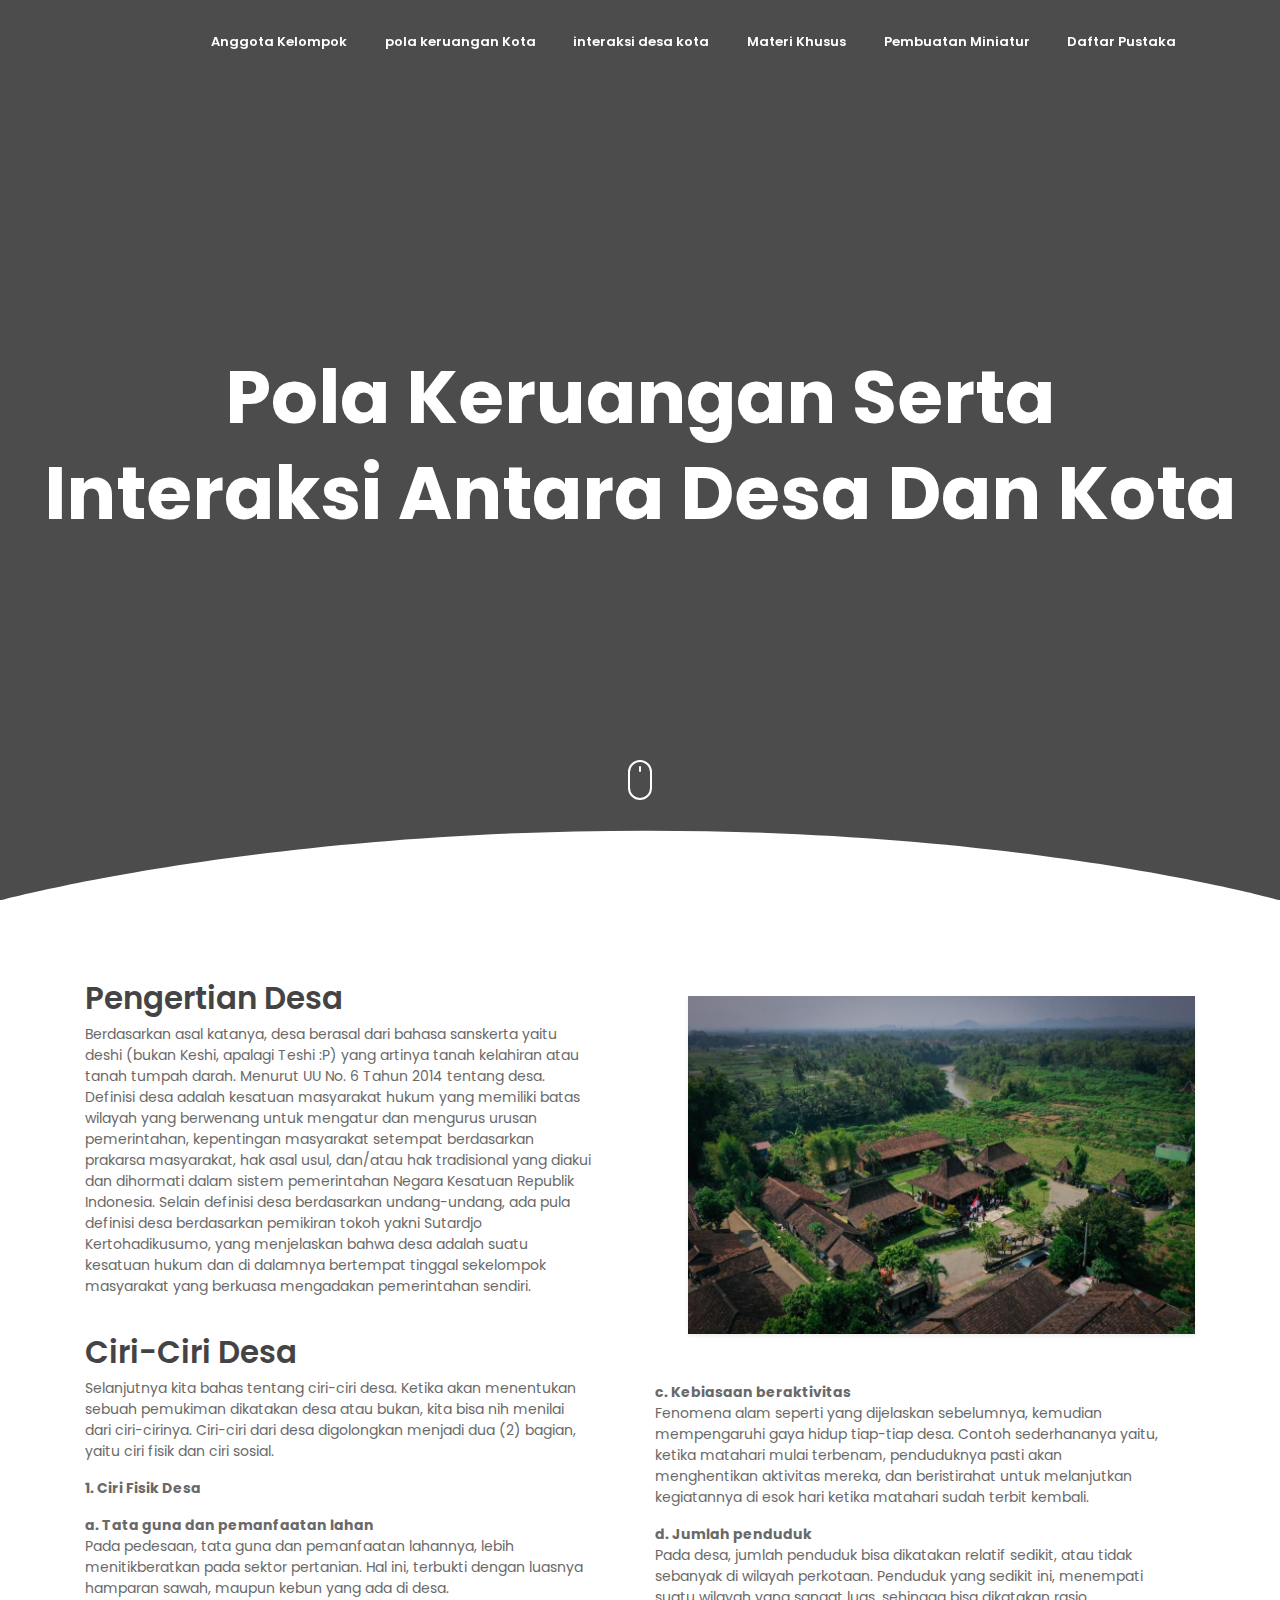
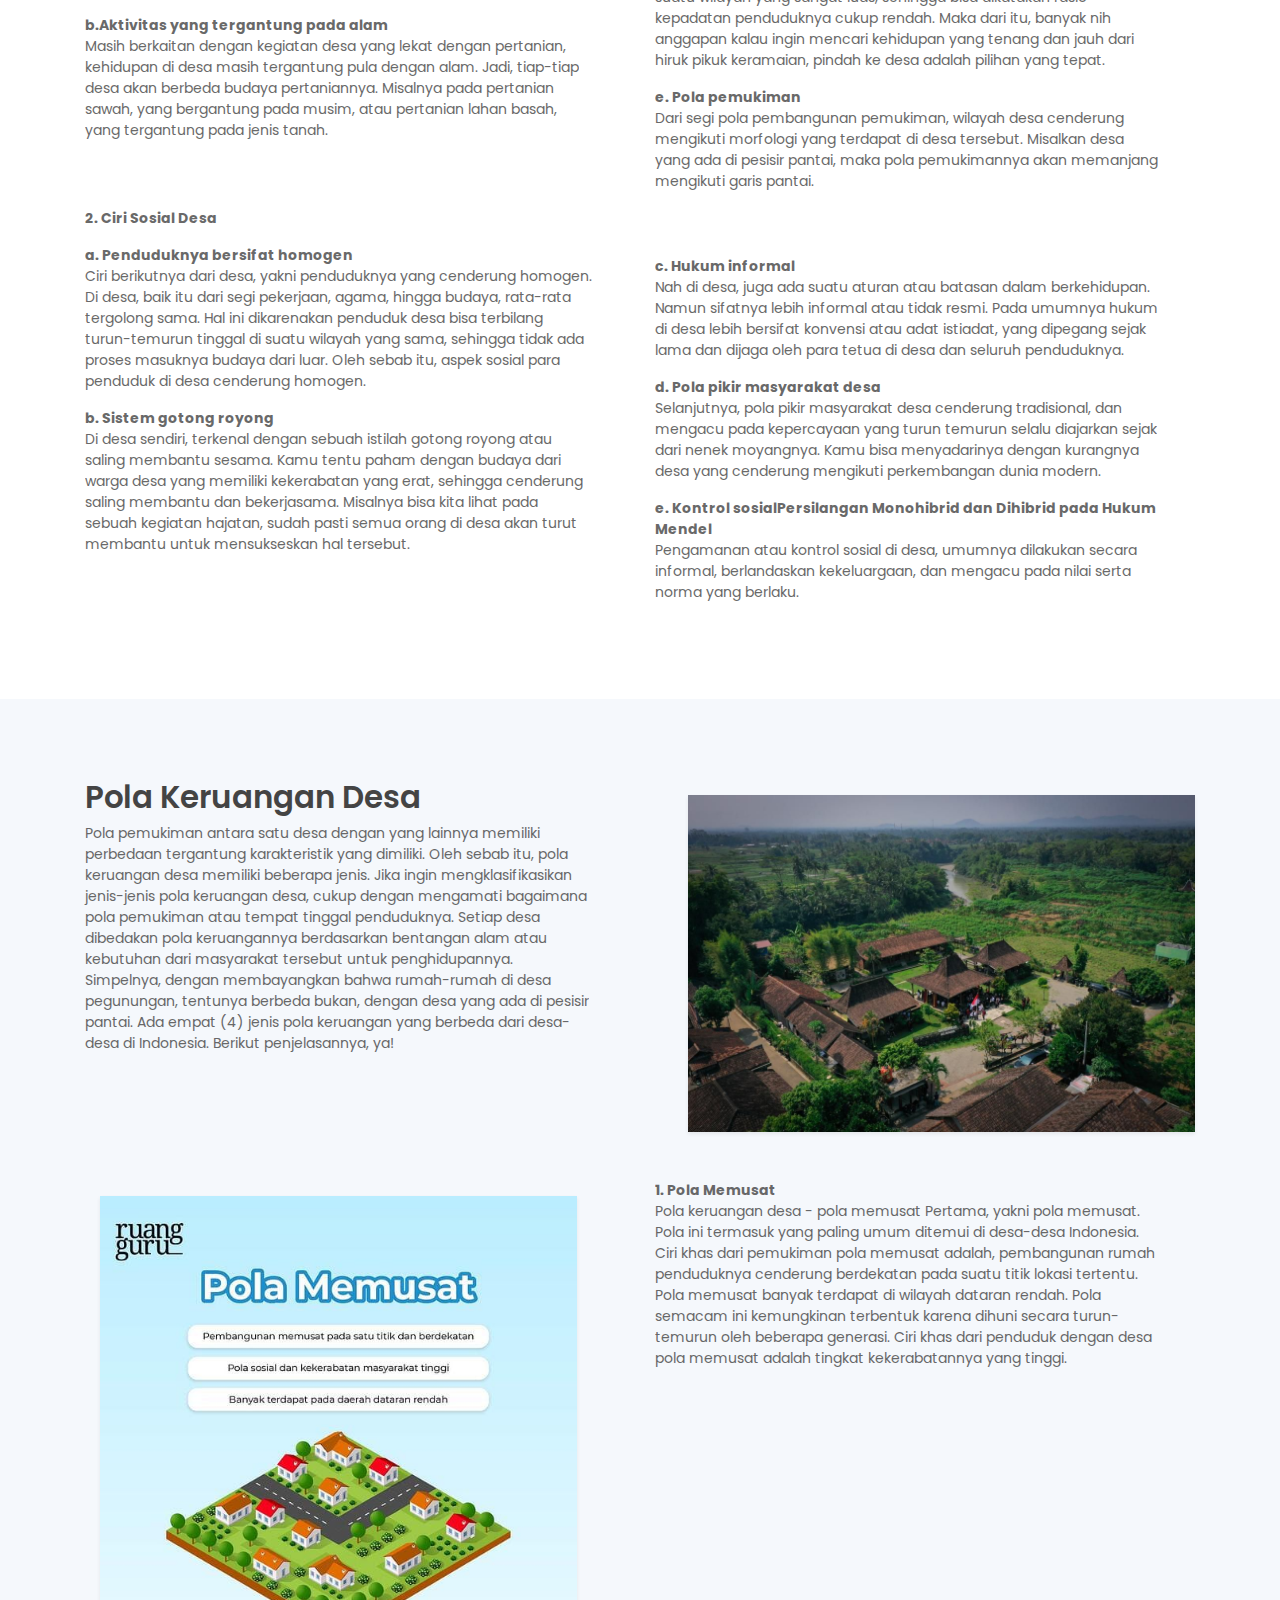
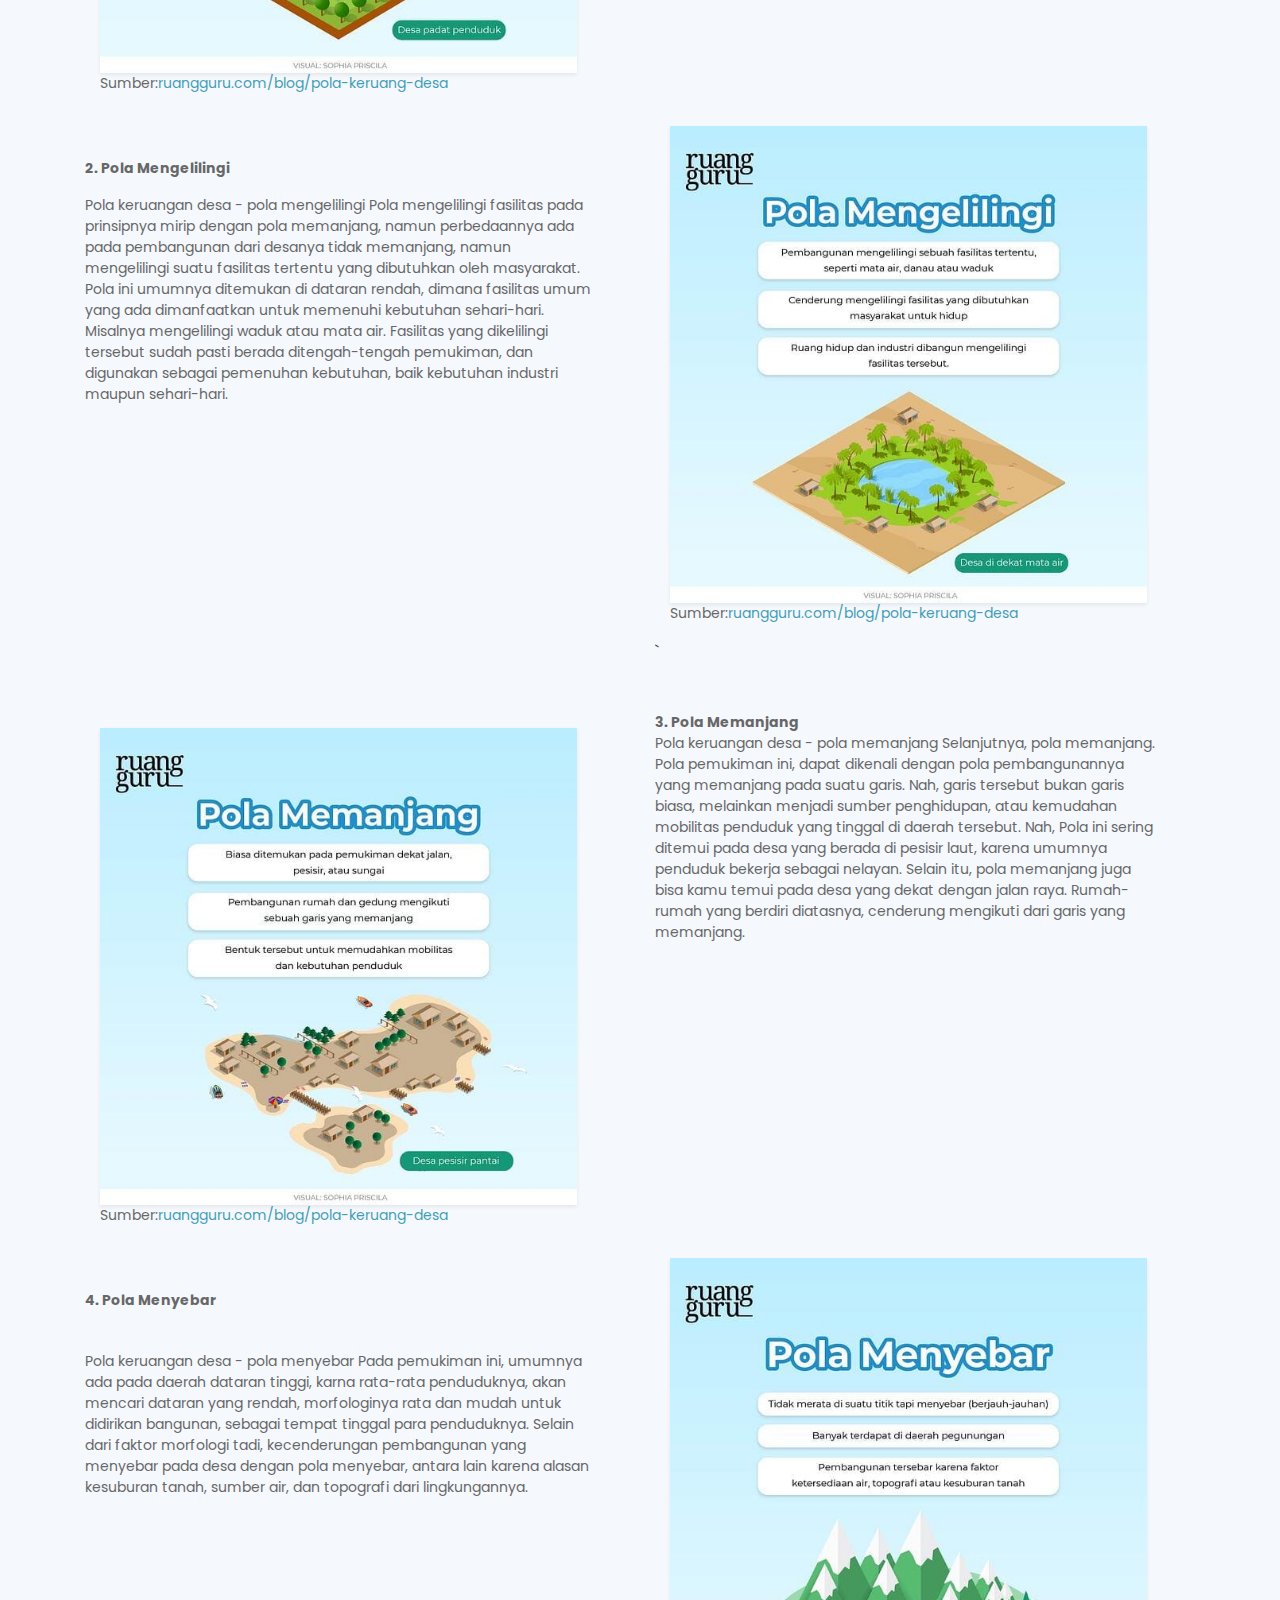
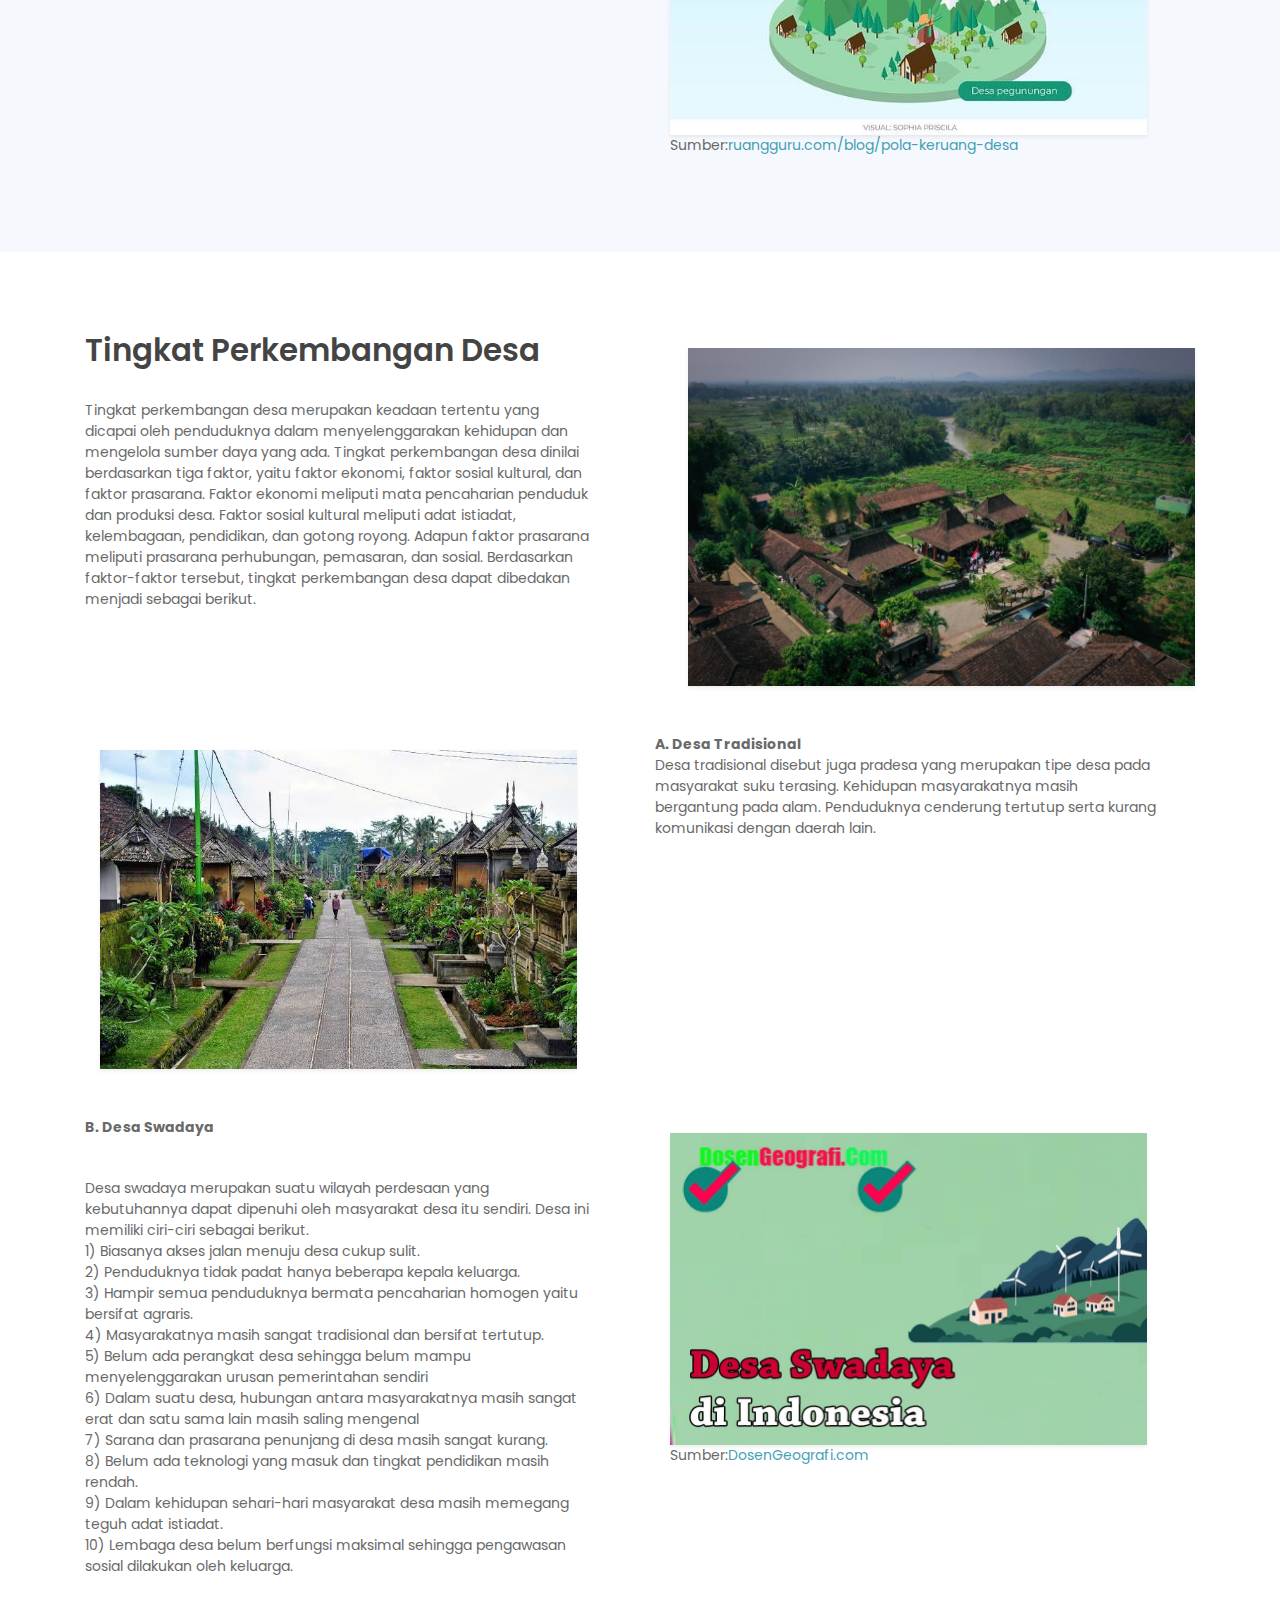
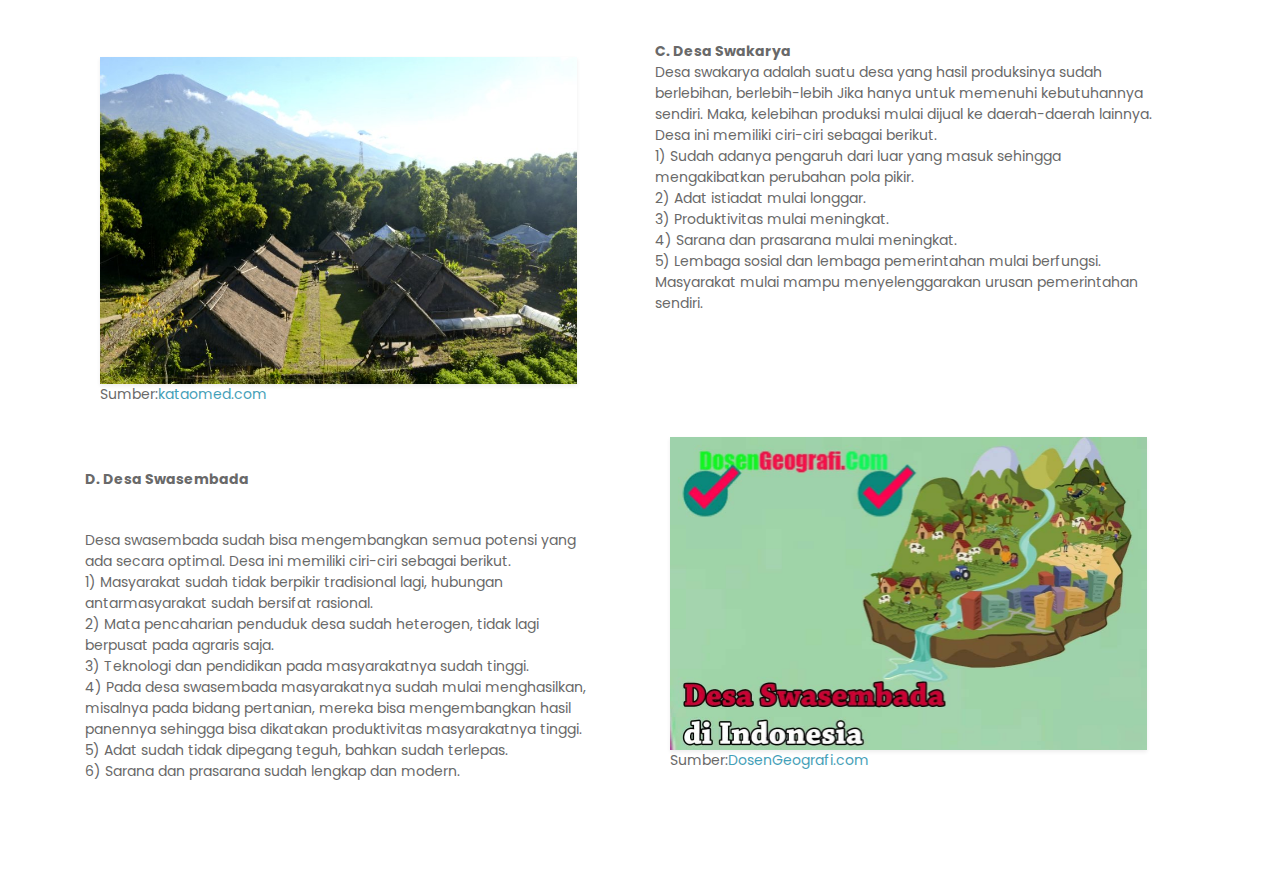
<file: index.html>
<!DOCTYPE html>
<html lang="id">

<head>
    <meta charset="utf-8">
    <meta name="viewport" content="width=device-width, initial-scale=1, shrink-to-fit=no">
    <title>Pola keruangan</title>
    <!-- font icons -->
    <link rel="stylesheet" href="assets/vendors/themify-icons/css/themify-icons.css">
    <!-- Bootstrap + LeadMark main styles -->
    <link rel="stylesheet" href="assets/css/leadmark.css">
</head>

<body data-spy="scroll" data-target=".navbar" data-offset="40" id="home">

    <!-- page Navigation -->
    <nav class="navbar custom-navbar navbar-expand-md navbar-light fixed-top" data-spy="affix" data-offset-top="10">
        <div class="container">
            <!-- <a class="navbar-brand" href="#">
                <img src="assets/imgs/logo.svg" alt="">
            </a> -->
            <button class="navbar-toggler ml-auto" type="button" data-toggle="collapse"
                data-target="#navbarSupportedContent" aria-controls="navbarSupportedContent" aria-expanded="false"
                aria-label="Toggle navigation">
                <span class="navbar-toggler-icon"></span>
            </button>
            <div class="collapse navbar-collapse" id="navbarSupportedContent">
                <ul class="navbar-nav ml-auto">
                    <li class="nav-item">
                        <a class="nav-link" href="kelompok.html">Anggota Kelompok</a>
                    </li>
                    <li class="nav-item">
                        <a class="nav-link" href="kota.html">pola keruangan Kota</a>
                    </li>
                    <li class="nav-item">
                        <a class="nav-link" href="interaksidesakota.html">interaksi desa kota</a>
                    </li>
                    <li class="nav-item">
                        <a class="nav-link" href="materikhusus.html">Materi Khusus</a>
                    </li>
                    <li class="nav-item">
                        <a class="nav-link" href="alatbahan.html">Pembuatan Miniatur</a>
                    </li>
                    <li class="nav-item">
                        <a class="nav-link" href="daftarpustaka.html">Daftar Pustaka</a>
                    </li>

                </ul>
            </div>
        </div>
    </nav>
    <!-- End Of Second Navigation -->

    <!-- Page Header -->
    <header class="header">
        <div class="overlay">
            <h1 class="title">Pola Keruangan Serta</h1>
            <h1 class="title">Interaksi Antara Desa Dan Kota</h1>
        </div>
        <div class="shape">
            <svg viewBox="0 0 1500 200">
                <path
                    d="m 0,240 h 1500.4828 v -71.92164 c 0,0 -286.2763,-81.79324 -743.19024,-81.79324 C 300.37862,86.28512 0,168.07836 0,168.07836 Z" />
            </svg>
        </div>
        <div class="mouse-icon">
            <div class="wheel"></div>
        </div>
    </header>
    <!-- End Of Page Header -->

   

    <!-- About Section -->
    <section class="section" id="pengertiandesa">
        <div class="container">
            <div class="row justify-content-between">
                <div class="col-md-6 pr-md-5 mb-4 mb-md-0">
                    <h6 class="section-title mb-0">Pengertian Desa</h6>
                    <p>
                        Berdasarkan asal katanya, desa berasal dari bahasa sanskerta yaitu deshi (bukan Keshi, apalagi
                        Teshi :P) yang artinya tanah kelahiran atau tanah tumpah darah.

                        Menurut UU No. 6 Tahun 2014 tentang desa. Definisi desa adalah kesatuan masyarakat hukum yang
                        memiliki batas wilayah yang berwenang untuk mengatur dan mengurus urusan pemerintahan,
                        kepentingan masyarakat setempat berdasarkan prakarsa masyarakat, hak asal usul, dan/atau hak
                        tradisional yang diakui dan dihormati dalam sistem pemerintahan Negara Kesatuan Republik
                        Indonesia.

                        Selain definisi desa berdasarkan undang-undang, ada pula definisi desa berdasarkan pemikiran
                        tokoh yakni Sutardjo Kertohadikusumo, yang menjelaskan bahwa desa adalah suatu kesatuan hukum
                        dan di dalamnya bertempat tinggal sekelompok masyarakat yang berkuasa mengadakan pemerintahan
                        sendiri.

                    </p>
                </div>

                <div class="col-md-6 pl-md-5">
                    <div class="row">
                        <div class="col-12">
                            <img src="assets/imgs/FOTO-DESA.jpeg" alt="" class="w-100 mt-3 shadow-sm">
                        </div>

                    </div>
                </div>
                <div class="col-md-6 pr-md-5 mb-4 mb-md-0">
                    <h6 class="section-title mb-0">Ciri-Ciri Desa</h6>
                    <p>
                        Selanjutnya kita bahas tentang ciri-ciri desa. Ketika akan menentukan sebuah pemukiman dikatakan
                        desa atau bukan, kita bisa nih menilai dari ciri-cirinya. Ciri-ciri dari desa digolongkan
                        menjadi dua (2) bagian, yaitu ciri fisik dan ciri sosial.
                    </p>
                    <p><b>1. Ciri Fisik Desa</b>
                        <br>
                    <p><b>a. Tata guna dan pemanfaatan lahan</b><br>

                        Pada pedesaan, tata guna dan pemanfaatan lahannya, lebih menitikberatkan pada sektor pertanian.
                        Hal ini, terbukti dengan luasnya hamparan sawah, maupun kebun yang ada di desa.</p>
                    <p><b>b.Aktivitas yang tergantung pada alam</b><br>
                        Masih berkaitan dengan kegiatan desa yang lekat dengan pertanian, kehidupan di desa masih
                        tergantung pula dengan alam. Jadi, tiap-tiap desa akan berbeda budaya pertaniannya. Misalnya
                        pada pertanian sawah, yang bergantung pada musim, atau pertanian lahan basah, yang tergantung
                        pada jenis tanah.</p>

                </div>
                <div class="col-md-6 pr-md-5 mb-4 mb-md-0 mt-5">
                    <p><b>c. Kebiasaan beraktivitas</b><br>
                        Fenomena alam seperti yang dijelaskan sebelumnya, kemudian mempengaruhi gaya hidup tiap-tiap
                        desa. Contoh sederhananya yaitu, ketika matahari mulai terbenam, penduduknya pasti akan
                        menghentikan aktivitas mereka, dan beristirahat untuk melanjutkan kegiatannya di esok hari
                        ketika matahari sudah terbit kembali.</p>
                    <p><b>d. Jumlah penduduk</b><br>
                        Pada desa, jumlah penduduk bisa dikatakan relatif sedikit, atau tidak sebanyak di wilayah
                        perkotaan. Penduduk yang sedikit ini, menempati suatu wilayah yang sangat luas, sehingga bisa
                        dikatakan rasio kepadatan penduduknya cukup rendah. Maka dari itu, banyak nih anggapan kalau
                        ingin mencari kehidupan yang tenang dan jauh dari hiruk pikuk keramaian, pindah ke desa adalah
                        pilihan yang tepat.
                    </p>
                    <p><b>e. Pola pemukiman</b><br>
                        Dari segi pola pembangunan pemukiman, wilayah desa cenderung mengikuti morfologi yang terdapat
                        di desa tersebut. Misalkan desa yang ada di pesisir pantai, maka pola pemukimannya akan
                        memanjang mengikuti garis pantai.
                    </p>

                </div>
                <div class="col-md-6 pr-md-5 mb-4 mb-md-0">
                    <p><b>2. Ciri Sosial Desa</b>
                        <br>
                    <p><b>a. Penduduknya bersifat homogen</b><br>Ciri berikutnya dari desa, yakni penduduknya yang
                        cenderung homogen. Di desa, baik itu dari segi pekerjaan, agama, hingga budaya, rata-rata
                        tergolong sama. Hal ini dikarenakan penduduk desa bisa terbilang turun-temurun tinggal di suatu
                        wilayah yang sama, sehingga tidak ada proses masuknya budaya dari luar. Oleh sebab itu, aspek
                        sosial para penduduk di desa cenderung homogen.</p>
                    <p><b>b. Sistem gotong royong</b><br>
                        Di desa sendiri, terkenal dengan sebuah istilah gotong royong atau saling membantu sesama. Kamu
                        tentu paham dengan budaya dari warga desa yang memiliki kekerabatan yang erat, sehingga
                        cenderung saling membantu dan bekerjasama. Misalnya bisa kita lihat pada sebuah kegiatan
                        hajatan, sudah pasti semua orang di desa akan turut membantu untuk mensukseskan hal tersebut.
                    </p>

                </div>
                <div class="col-md-6 pr-md-5 mb-4 mb-md-0 mt-5">
                    <p><b>c. Hukum informal</b><br>
                        Nah di desa, juga ada suatu aturan atau batasan dalam berkehidupan. Namun sifatnya lebih
                        informal atau tidak resmi. Pada umumnya hukum di desa lebih bersifat konvensi atau adat
                        istiadat, yang dipegang sejak lama dan dijaga oleh para tetua di desa dan seluruh penduduknya.
                    </p>
                    <p><b>d. Pola pikir masyarakat desa</b><br>
                        Selanjutnya, pola pikir masyarakat desa cenderung tradisional, dan mengacu pada kepercayaan yang
                        turun temurun selalu diajarkan sejak dari nenek moyangnya. Kamu bisa menyadarinya dengan
                        kurangnya desa yang cenderung mengikuti perkembangan dunia modern.
                    </p>
                    <p><b>e. Kontrol sosialPersilangan Monohibrid dan Dihibrid pada Hukum Mendel</b><br>
                        Pengamanan atau kontrol sosial di desa, umumnya dilakukan secara informal, berlandaskan
                        kekeluargaan, dan mengacu pada nilai serta norma yang berlaku.
                    </p>

                </div>
            </div>
        </div>
    </section>
    <!-- End OF desa Section -->
    <section class="section" id="polakeruangan">
        <div class="container">
            <div class="row justify-content-between">
                <div class="col-md-6 pr-md-5 mb-4 mb-md-0">
                    <h6 class="section-title mb-0">Pola Keruangan Desa</h6>
                    <p>
                        Pola pemukiman antara satu desa dengan yang lainnya memiliki perbedaan tergantung karakteristik
                        yang dimiliki. Oleh sebab itu, pola keruangan desa memiliki beberapa jenis.

                        Jika ingin mengklasifikasikan jenis-jenis pola keruangan desa, cukup dengan mengamati bagaimana
                        pola pemukiman atau tempat tinggal penduduknya. Setiap desa dibedakan pola keruangannya
                        berdasarkan bentangan alam atau kebutuhan dari masyarakat tersebut untuk penghidupannya.

                        Simpelnya, dengan membayangkan bahwa rumah-rumah di desa pegunungan, tentunya berbeda bukan,
                        dengan desa yang ada di pesisir pantai. Ada empat (4) jenis pola keruangan yang berbeda dari
                        desa-desa di Indonesia. Berikut penjelasannya, ya!
                    </p>
                </div>

                <div class="col-md-6 pl-md-5">
                    <div class="row">
                        <div class="col-12">
                            <img src="assets/imgs/FOTO-DESA.jpeg" alt="" class="w-100 mt-3 shadow-sm">
                        </div>

                    </div>
                </div>
                <div class="col-md-6 pr-md-5 mb-4 mb-md-0">
                    <div class="col-12 mt-5">
                        <img src="assets/imgs/pola_memusat.jpeg" alt="" class="w-100 mt-3 shadow-sm">
                        <p>Sumber:<a class="text-info" href=" https://www.ruangguru.com/blog/pola-keruang-desa">ruangguru.com/blog/pola-keruang-desa</a></p>
                    </div>
                </div>
                <div class="col-md-6 pr-md-5 mb-4 mb-md-0 mt-5">
                    <p><b>1. Pola Memusat</b><br>
                        Pola keruangan desa - pola memusat
                        Pertama, yakni pola memusat. Pola ini termasuk yang paling umum ditemui di desa-desa Indonesia.
                        Ciri khas dari pemukiman pola memusat adalah, pembangunan rumah penduduknya cenderung berdekatan
                        pada suatu titik lokasi tertentu.
                        Pola memusat banyak terdapat di wilayah dataran rendah. Pola semacam ini kemungkinan terbentuk
                        karena dihuni secara turun-temurun oleh beberapa generasi. Ciri khas dari penduduk dengan desa
                        pola memusat adalah tingkat kekerabatannya yang tinggi.</p>

                </div>
                <div class="col-md-6 pr-md-5 mb-4 mt-5 mb-md-0">
                    <p><b>2. Pola Mengelilingi</b>
                        <br>
                    <p>Pola keruangan desa - pola mengelilingi

                        Pola mengelilingi fasilitas pada prinsipnya mirip dengan pola memanjang, namun perbedaannya ada
                        pada pembangunan dari desanya tidak memanjang, namun mengelilingi suatu fasilitas tertentu yang
                        dibutuhkan oleh masyarakat.

                        Pola ini umumnya ditemukan di dataran rendah, dimana fasilitas umum yang ada dimanfaatkan untuk
                        memenuhi kebutuhan sehari-hari. Misalnya mengelilingi waduk atau mata air. Fasilitas yang
                        dikelilingi tersebut sudah pasti berada ditengah-tengah pemukiman, dan digunakan sebagai
                        pemenuhan kebutuhan, baik kebutuhan industri maupun sehari-hari.</p>
                </div>
                <div class="col-md-6 pr-md-5 mb-4 mb-md-0 ">
                    <div class="col-12 ">
                        <img src="assets/imgs/pola_mengelilingi.jpeg" alt="" class="w-100 mt-3 shadow-sm">
                        <p>Sumber:<a class="text-info" href=" https://www.ruangguru.com/blog/pola-keruang-desa">ruangguru.com/blog/pola-keruang-desa</a></p>
                    </div>`
                </div>
                <div class="col-md-6 pr-md-5 mb-4 mb-md-0">
                    <div class="col-12 mt-5">
                        <img src="assets/imgs/pola_memanjang.jpeg" alt="" class="w-100 mt-3 shadow-sm">
                        <p>Sumber:<a class="text-info" href=" https://www.ruangguru.com/blog/pola-keruang-desa">ruangguru.com/blog/pola-keruang-desa</a></p>
                    </div>
                </div>
                <div class="col-md-6 pr-md-5 mb-4 mb-md-0 mt-5">
                    <p><b>3. Pola Memanjang </b><br>
                        Pola keruangan desa - pola memanjang

                        Selanjutnya, pola memanjang. Pola pemukiman ini, dapat dikenali dengan pola pembangunannya yang
                        memanjang pada suatu garis. Nah, garis tersebut bukan garis biasa, melainkan menjadi sumber
                        penghidupan, atau kemudahan mobilitas penduduk yang tinggal di daerah tersebut.

                        Nah, Pola ini sering ditemui pada desa yang berada di pesisir laut, karena umumnya penduduk
                        bekerja sebagai nelayan. Selain itu, pola memanjang juga bisa kamu temui pada desa yang dekat
                        dengan jalan raya. Rumah-rumah yang berdiri diatasnya, cenderung mengikuti dari garis yang
                        memanjang.</p>
                </div>
                <div class="col-md-6 pr-md-5 mb-4 mt-5 mb-md-0">
                    <p><b>4. Pola Menyebar</b></p>
                    <br>
                    <p>Pola keruangan desa - pola menyebar
                        Pada pemukiman ini, umumnya ada pada daerah dataran tinggi, karna rata-rata penduduknya, akan
                        mencari dataran yang rendah, morfologinya rata dan mudah untuk didirikan bangunan, sebagai
                        tempat tinggal para penduduknya.
                        Selain dari faktor morfologi tadi, kecenderungan pembangunan yang menyebar pada desa dengan pola
                        menyebar, antara lain karena alasan kesuburan tanah, sumber air, dan topografi dari
                        lingkungannya.</p>
                </div>
                <div class="col-md-6 pr-md-5 mb-4 mb-md-0 ">
                    <div class="col-12 ">
                        <img src="assets/imgs/pola_menyebar.jpeg" alt="" class="w-100 mt-3 shadow-sm">
                        <p>Sumber:<a class="text-info" href=" https://www.ruangguru.com/blog/pola-keruang-desa">ruangguru.com/blog/pola-keruang-desa</a></p>
                    </div>
                </div>

            </div>

        </div>
    </section>

    <!-- End OF desa Section -->
    <section class="section" id="perkembangan">
        <div class="container">
            <div class="row justify-content-between">
                <div class="col-md-6 pr-md-5 mb-4 mb-md-0">
                    <h6 class="section-title mb-0">Tingkat Perkembangan Desa</h6>
                    <br>
                    <p>
                        Tingkat perkembangan desa merupakan keadaan tertentu yang dicapai oleh penduduknya dalam
                        menyelenggarakan kehidupan dan mengelola sumber daya yang ada. Tingkat perkembangan desa dinilai
                        berdasarkan tiga faktor, yaitu faktor ekonomi, faktor sosial kultural, dan faktor prasarana.
                        Faktor ekonomi meliputi mata pencaharian penduduk dan produksi desa. Faktor sosial kultural
                        meliputi adat istiadat, kelembagaan, pendidikan, dan gotong royong. Adapun faktor prasarana
                        meliputi prasarana perhubungan, pemasaran, dan sosial.

                        Berdasarkan faktor-faktor tersebut, tingkat perkembangan desa dapat dibedakan menjadi sebagai
                        berikut.
                    </p>
                </div>

                <div class="col-md-6 pl-md-5">
                    <div class="row">
                        <div class="col-12">
                            <img src="assets/imgs/FOTO-DESA.jpeg" alt="" class="w-100 mt-3 shadow-sm">
                        </div>

                    </div>
                </div>
                <div class="col-md-6 pr-md-5 mb-4 mb-md-0">
                    <div class="col-12 mt-5">
                        <img src="assets/imgs/tradisional.jpeg" alt="" class="w-100 mt-3 shadow-sm">

                    </div>
                </div>
                <div class="col-md-6 pr-md-5 mb-4 mb-md-0 mt-5">
                    <p><b>A. Desa Tradisional </b><br>
                        Desa tradisional disebut juga pradesa yang merupakan tipe desa pada masyarakat suku terasing.
                        Kehidupan masyarakatnya masih bergantung pada alam. Penduduknya cenderung tertutup serta kurang
                        komunikasi dengan daerah lain.</p>

                </div>
                <div class="col-md-6 pr-md-5 mb-4 mt-5 mb-md-0">
                    <p><b>B. Desa Swadaya </b></p>
                    <br>
                    <p>
                        Desa swadaya merupakan suatu wilayah perdesaan yang kebutuhannya dapat dipenuhi oleh masyarakat
                        desa itu sendiri. Desa ini memiliki ciri-ciri sebagai berikut.<br>
                        1) Biasanya akses jalan menuju desa cukup sulit.<br>
                        2) Penduduknya tidak padat hanya beberapa kepala keluarga.<br>
                        3) Hampir semua penduduknya bermata pencaharian homogen yaitu bersifat agraris.<br>
                        4) Masyarakatnya masih sangat tradisional dan bersifat tertutup.<br>
                        5) Belum ada perangkat desa sehingga belum mampu menyelenggarakan urusan pemerintahan
                        sendiri<br>
                        6) Dalam suatu desa, hubungan antara masyarakatnya masih sangat erat dan satu sama lain masih
                        saling mengenal<br>
                        7) Sarana dan prasarana penunjang di desa masih sangat kurang.<br>
                        8) Belum ada teknologi yang masuk dan tingkat pendidikan masih rendah. <br>
                        9) Dalam kehidupan sehari-hari masyarakat desa masih memegang teguh adat istiadat.<br>
                        10) Lembaga desa belum berfungsi maksimal sehingga pengawasan sosial dilakukan oleh
                        keluarga.<br></p>
                </div>
                <div class="col-md-6 pr-md-5 mb-4 mt-5 mb-md-0 ">
                    <div class="col-12 ">
                        <img src="assets/imgs/swadaya.jpeg" alt="" class="w-100 mt-3 shadow-sm">
                        <p>Sumber:<a class="text-info" href="https://dosengeografi.com">DosenGeografi.com</a></p>
                    </div>
                </div>
                <div class="col-md-6 pr-md-5 mb-4 mb-md-0">
                    <div class="col-12 mt-5">
                        <img src="assets/imgs/swakarya.jpg" alt="" class="w-100 mt-3 shadow-sm">
                        <p>Sumber:<a class="text-info" href="https://kataomed.com">kataomed.com</a></p>
                    </div>
                </div>
                <div class="col-md-6 pr-md-5 mb-4 mb-md-0 mt-5">
                    <p><b>C. Desa Swakarya</b><br>
                        Desa swakarya adalah suatu desa yang hasil produksinya sudah berlebihan, berlebih-lebih Jika
                        hanya untuk memenuhi kebutuhannya sendiri. Maka, kelebihan produksi mulai dijual ke
                        daerah-daerah lainnya. Desa ini memiliki ciri-ciri sebagai berikut.<br>
                        1) Sudah adanya pengaruh dari luar yang masuk sehingga mengakibatkan perubahan pola pikir.<br>
                        2) Adat istiadat mulai longgar.<br>
                        3) Produktivitas mulai meningkat.<br>
                        4) Sarana dan prasarana mulai meningkat.<br>
                        5) Lembaga sosial dan lembaga pemerintahan mulai berfungsi. Masyarakat mulai mampu
                        menyelenggarakan urusan pemerintahan sendiri.<br></p>
                </div>
                <div class="col-md-6 pr-md-5 mb-4 mt-5 mb-md-0">
                    <p><b>D. Desa Swasembada</b></p>
                    <br>
                    <p>
                        Desa swasembada sudah bisa mengembangkan semua potensi yang ada secara optimal. Desa ini
                        memiliki ciri-ciri sebagai berikut.<br>
                        1) Masyarakat sudah tidak berpikir tradisional lagi, hubungan antarmasyarakat sudah bersifat
                        rasional.<br>
                        2) Mata pencaharian penduduk desa sudah heterogen, tidak lagi berpusat pada agraris saja.<br>
                        3) Teknologi dan pendidikan pada masyarakatnya sudah tinggi.<br>
                        4) Pada desa swasembada masyarakatnya sudah mulai menghasilkan, misalnya pada bidang pertanian,
                        mereka bisa mengembangkan hasil panennya sehingga bisa dikatakan produktivitas masyarakatnya
                        tinggi.<br>
                        5) Adat sudah tidak dipegang teguh, bahkan sudah terlepas.<br>
                        6) Sarana dan prasarana sudah lengkap dan modern.<br></p>
                </div>
                <div class="col-md-6 pr-md-5 mb-4 mb-md-0 ">
                    <div class="col-12 ">
                        <img src="assets/imgs/swasembada.jpeg" alt="" class="w-100 mt-3 shadow-sm">
                        <p>Sumber:<a class="text-info" href="https://dosengeografi.com">DosenGeografi.com</a></p>
                    </div>
                </div>
            </div>

        </div>
    </section>


    <!-- core  -->
    <script src="assets/vendors/jquery/jquery-3.4.1.js"></script>
    <script src="assets/vendors/bootstrap/bootstrap.bundle.js"></script>

    <!-- bootstrap 3 affix -->
    <script src="assets/vendors/bootstrap/bootstrap.affix.js"></script>

    <!-- Isotope -->
    <script src="assets/vendors/isotope/isotope.pkgd.js"></script>

    <!-- LeadMark js -->
    <script src="assets/js/leadmark.js"></script>

</body>

</html>
</file>
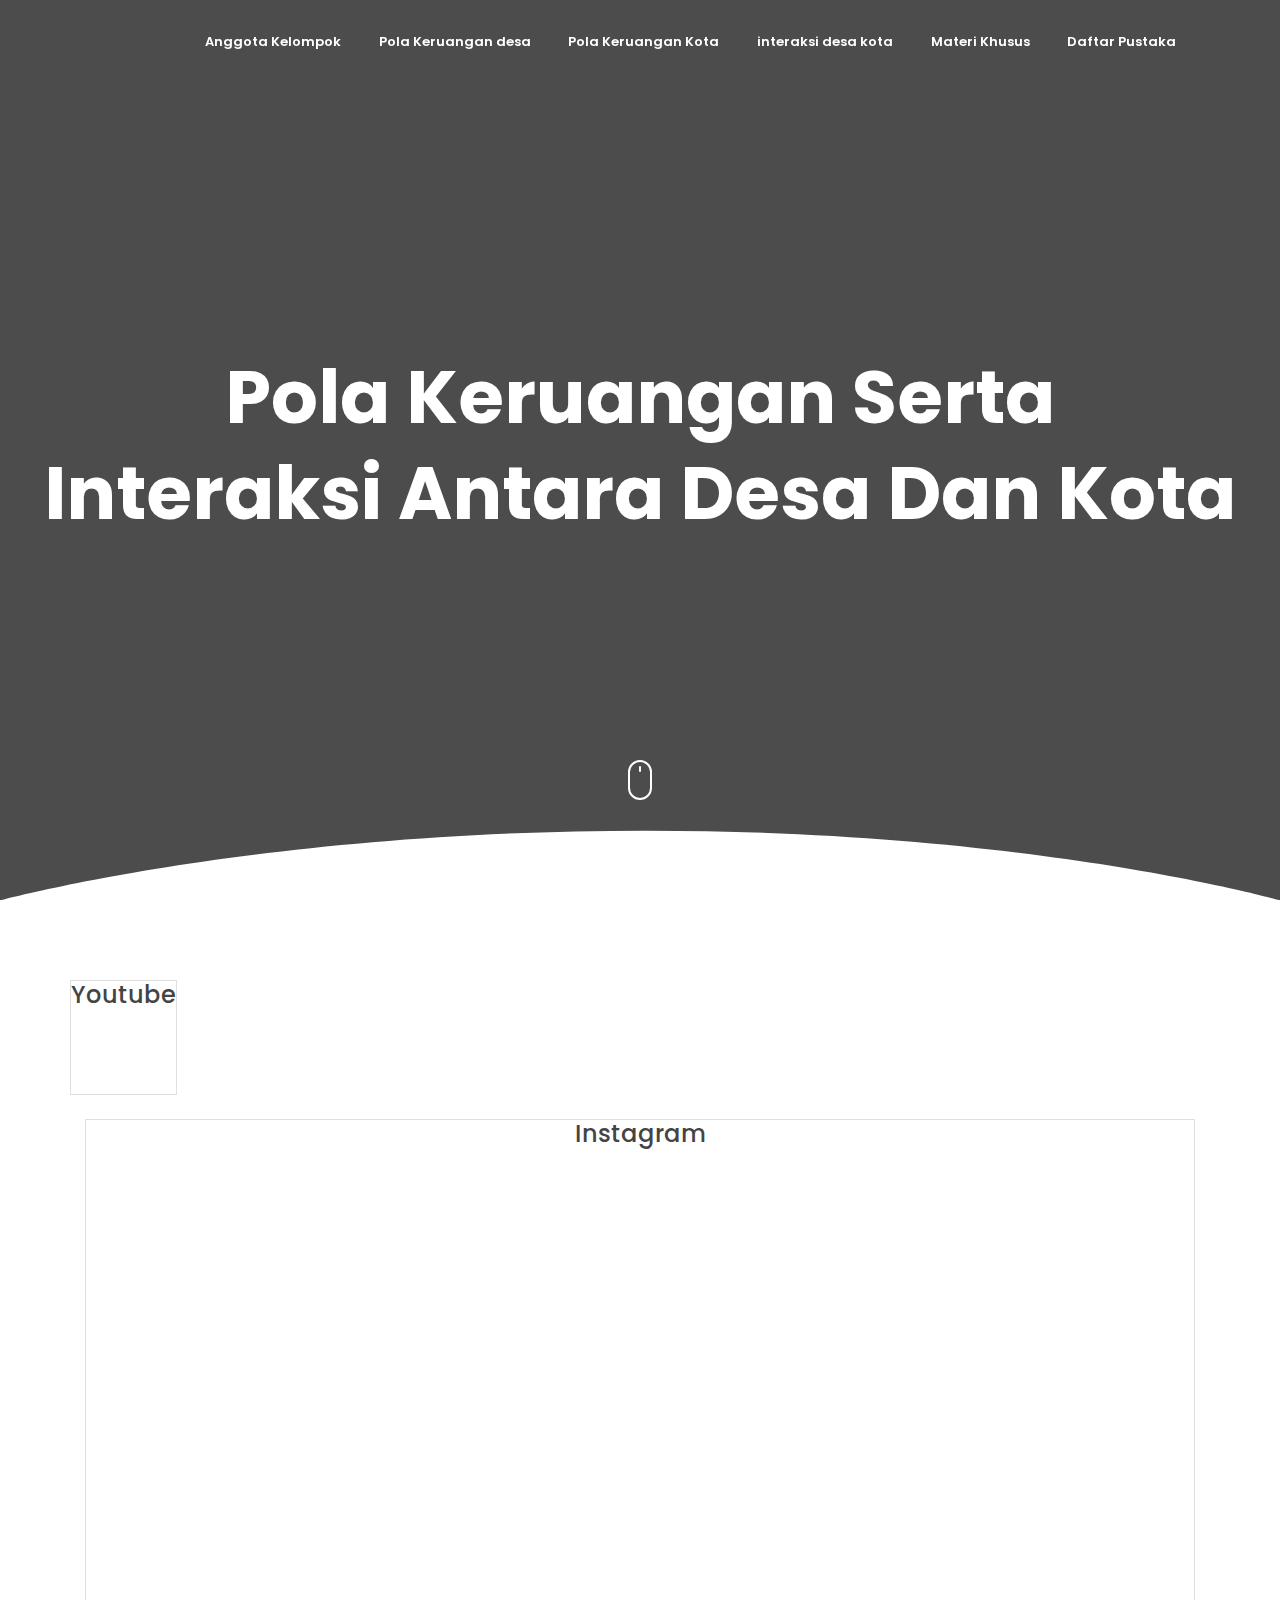
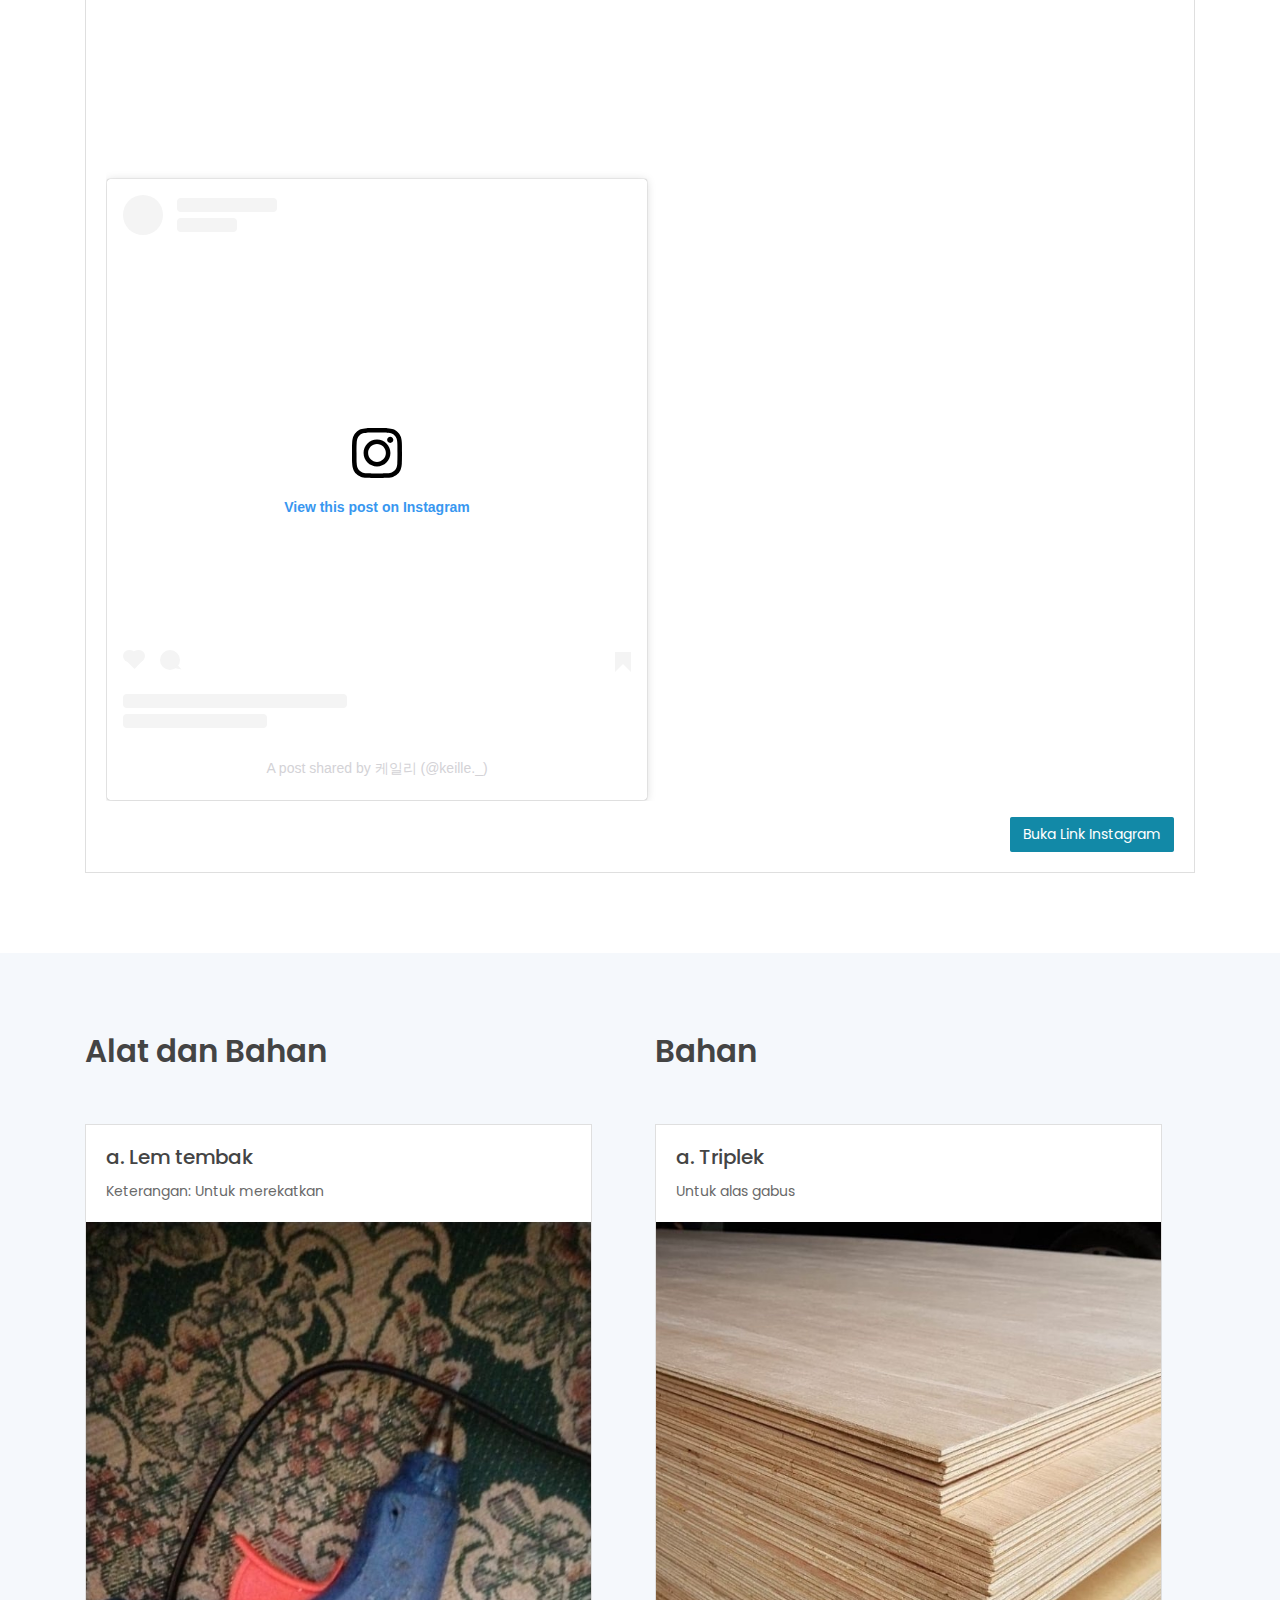
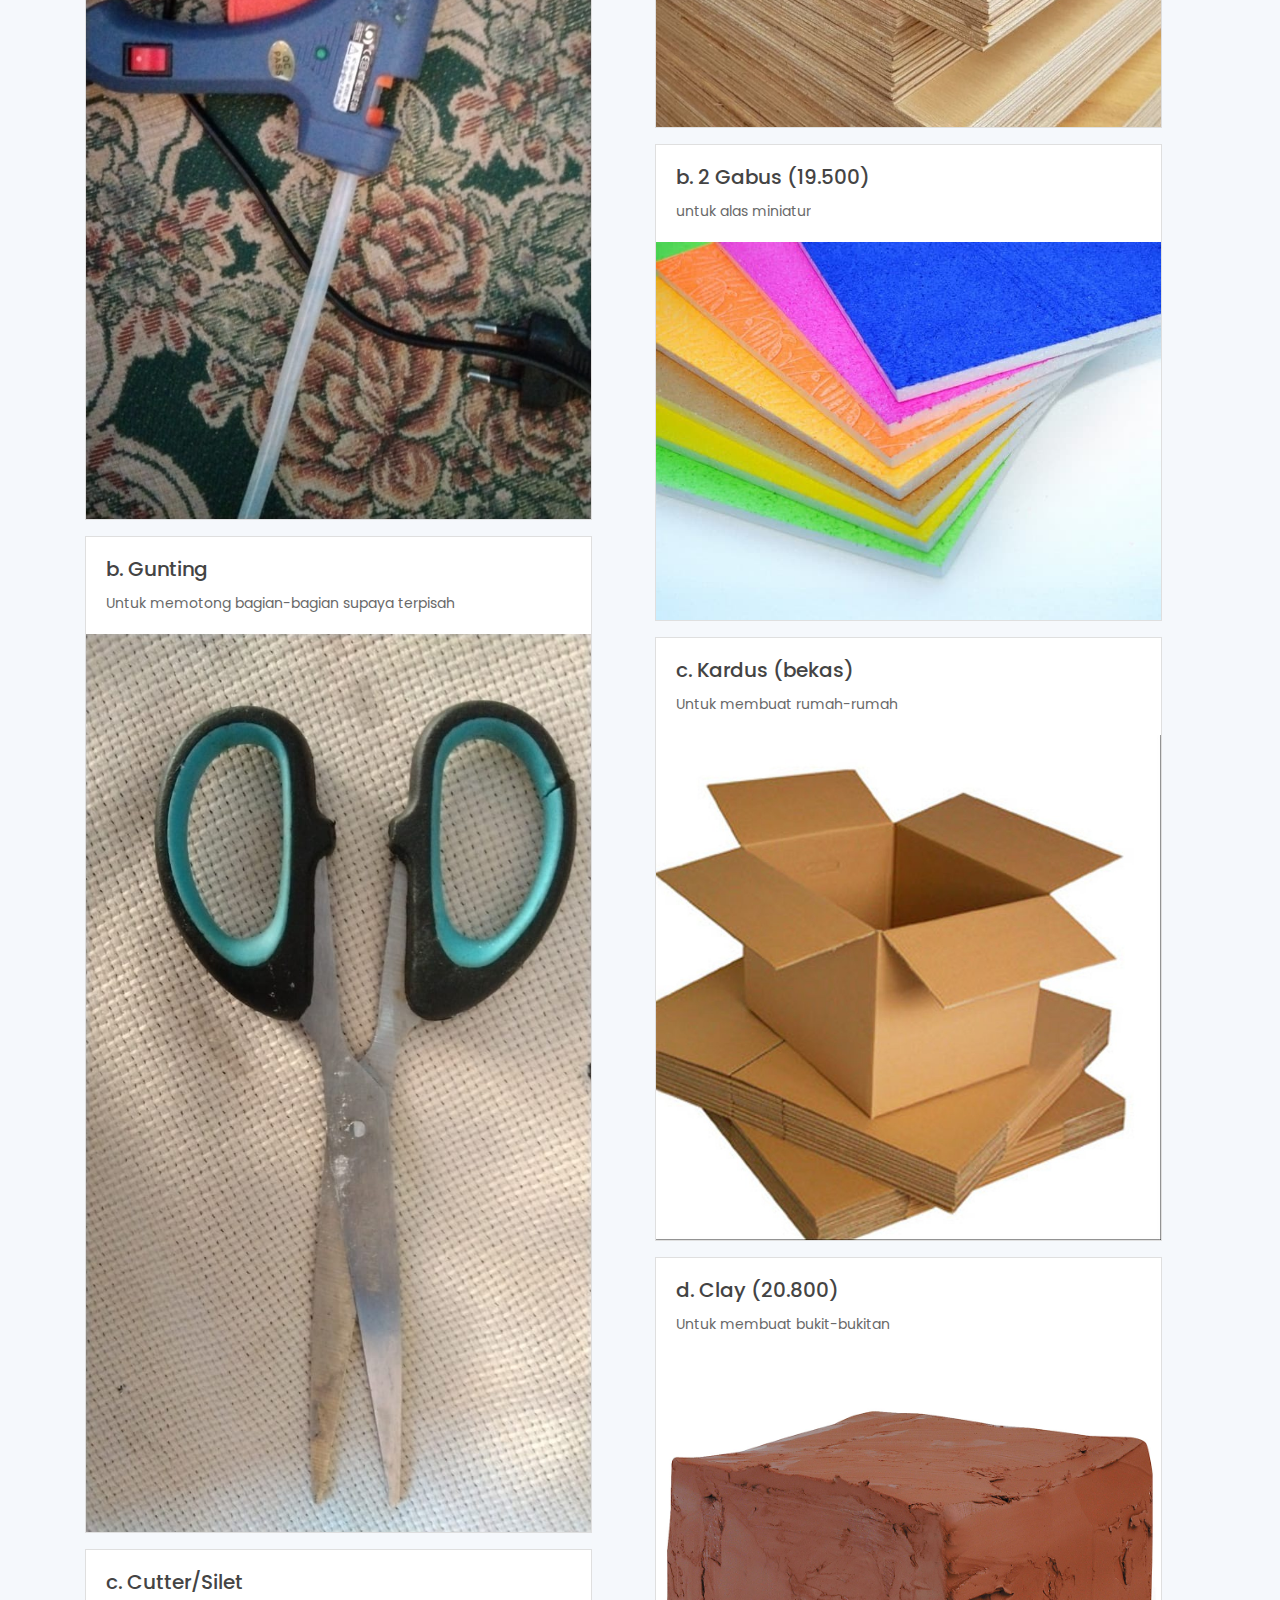
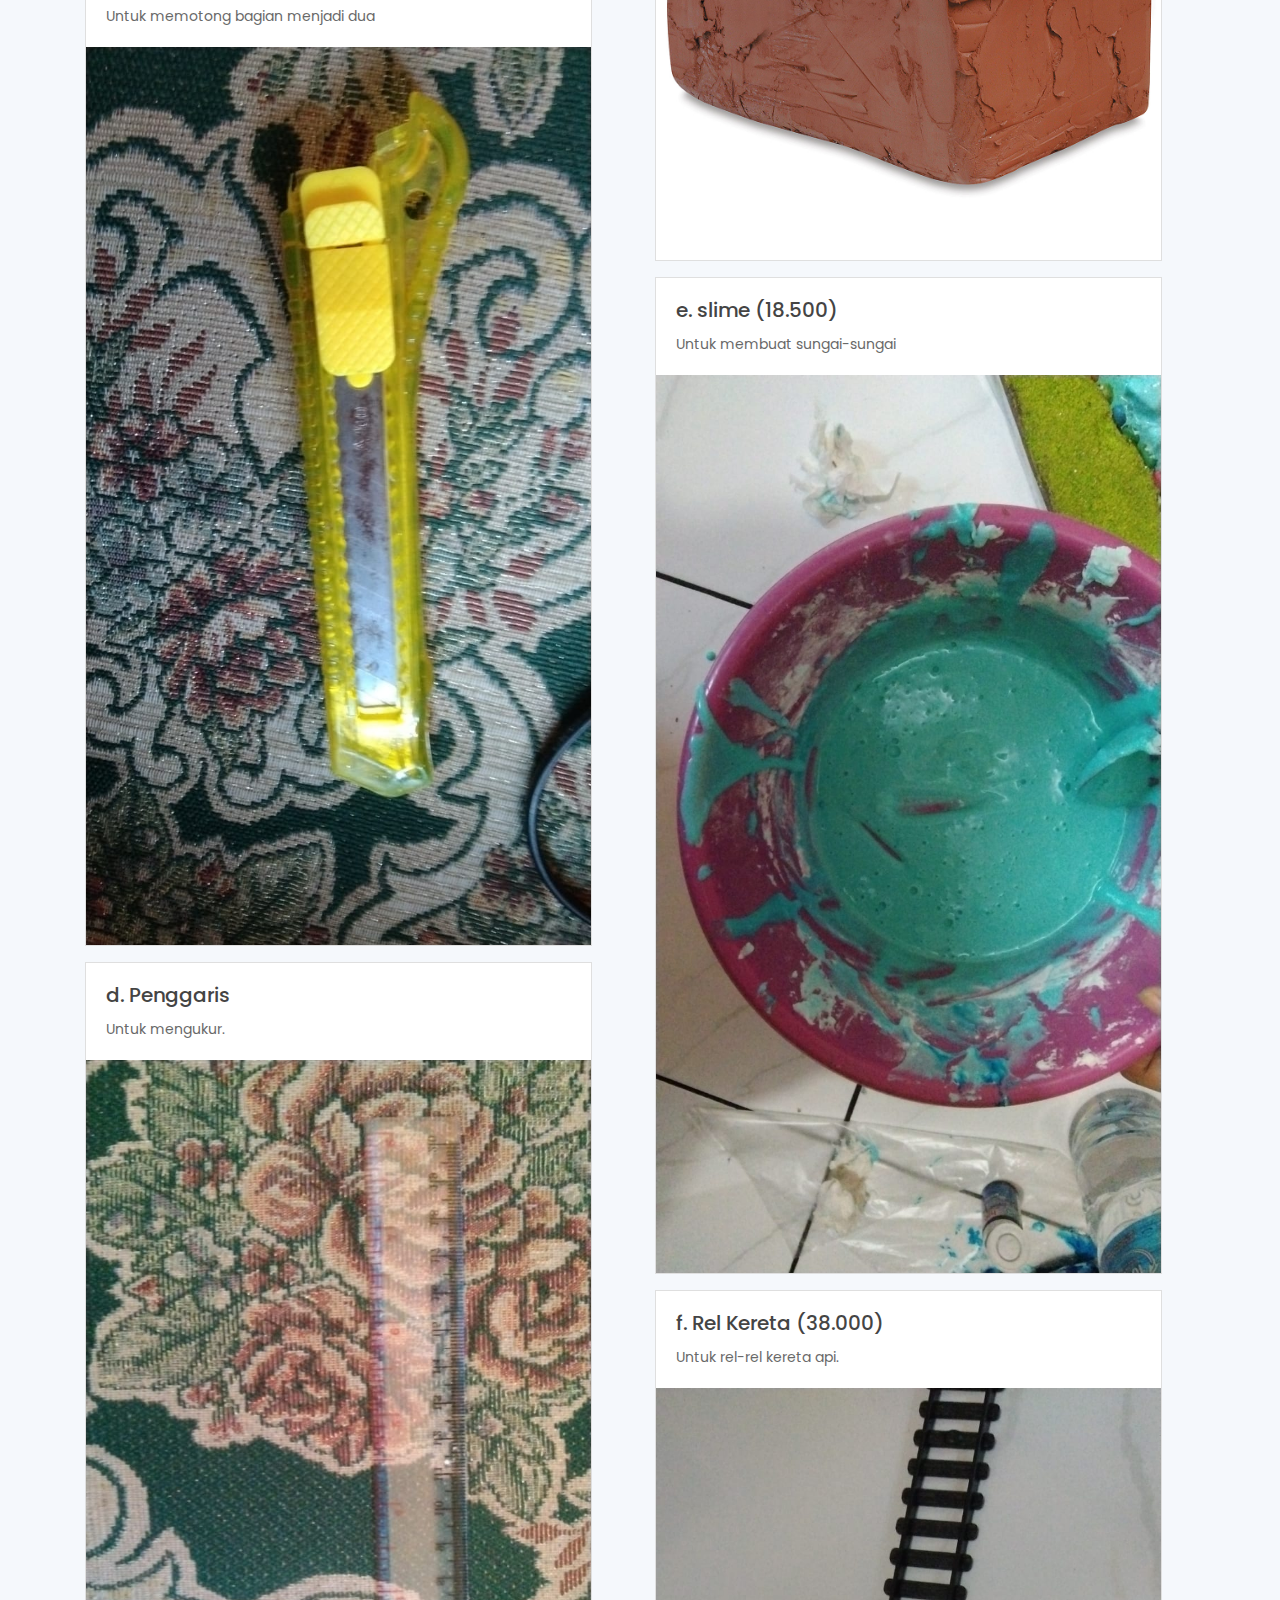
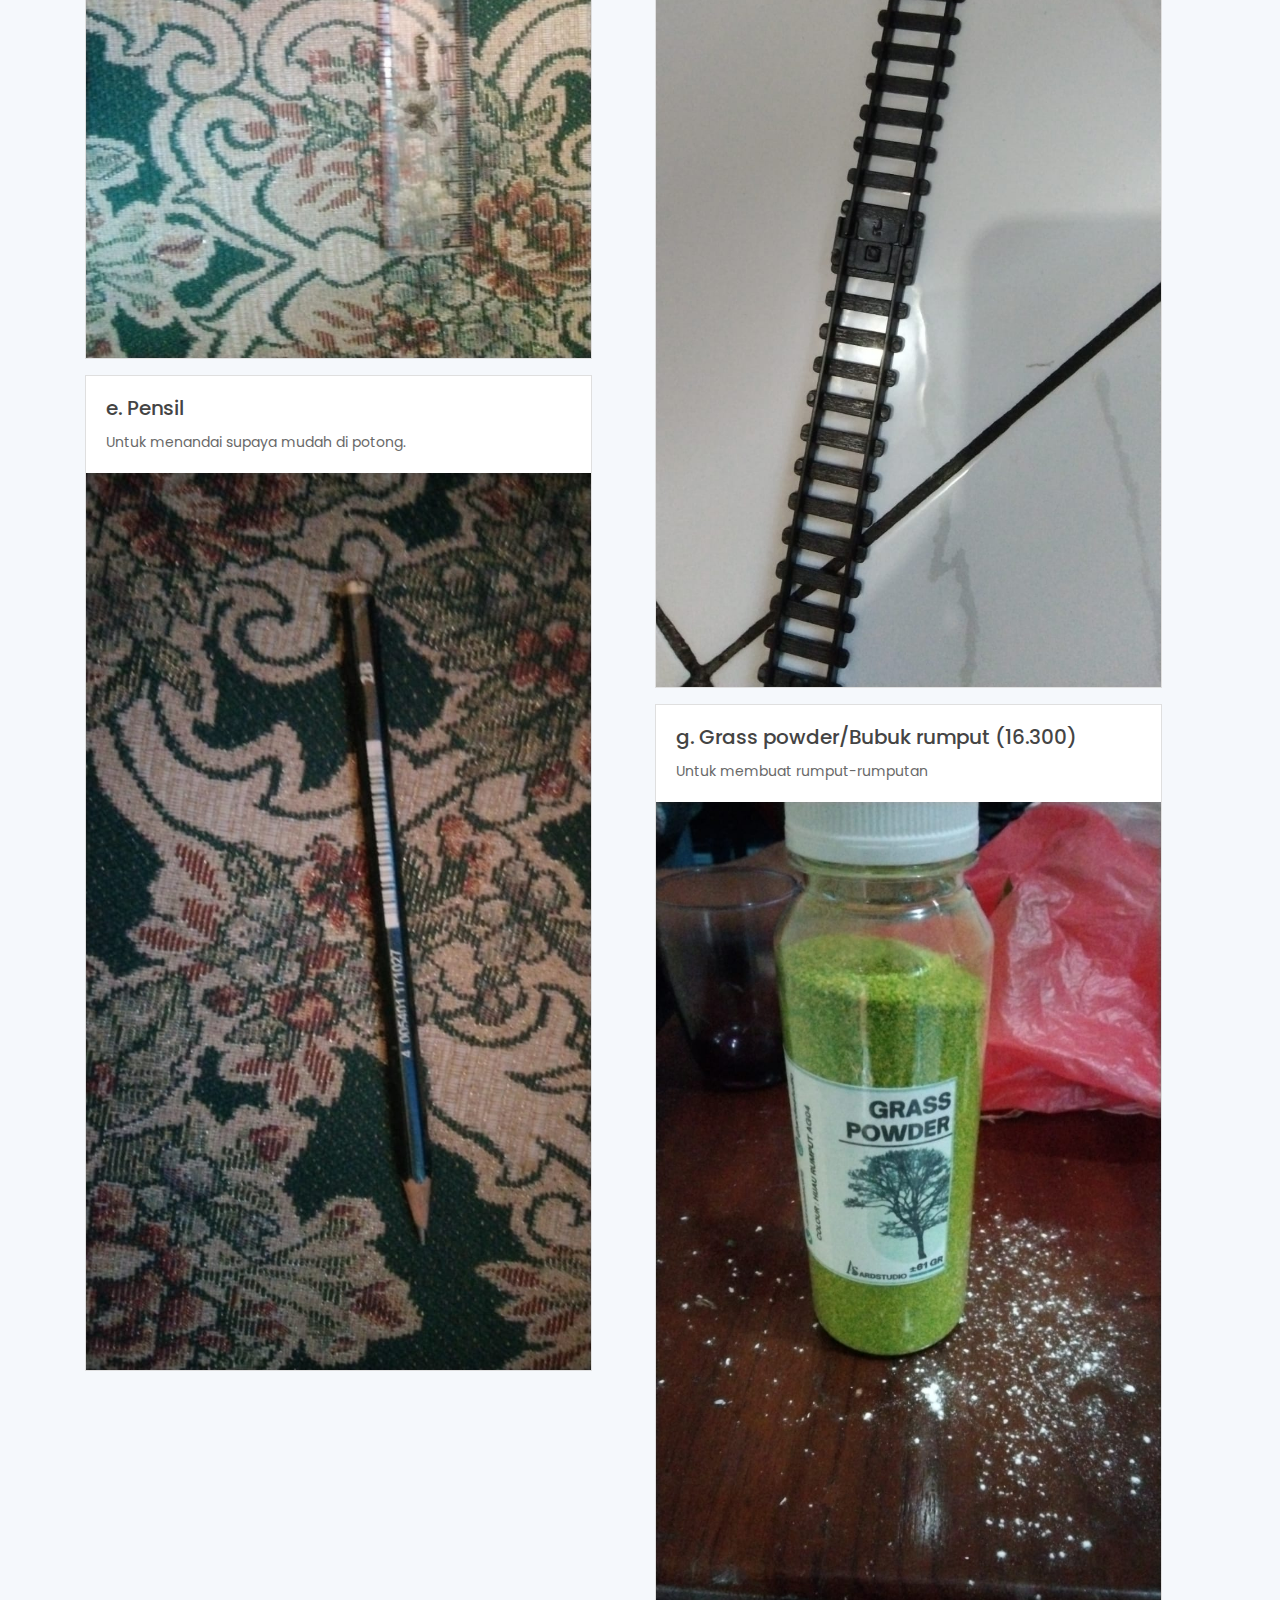
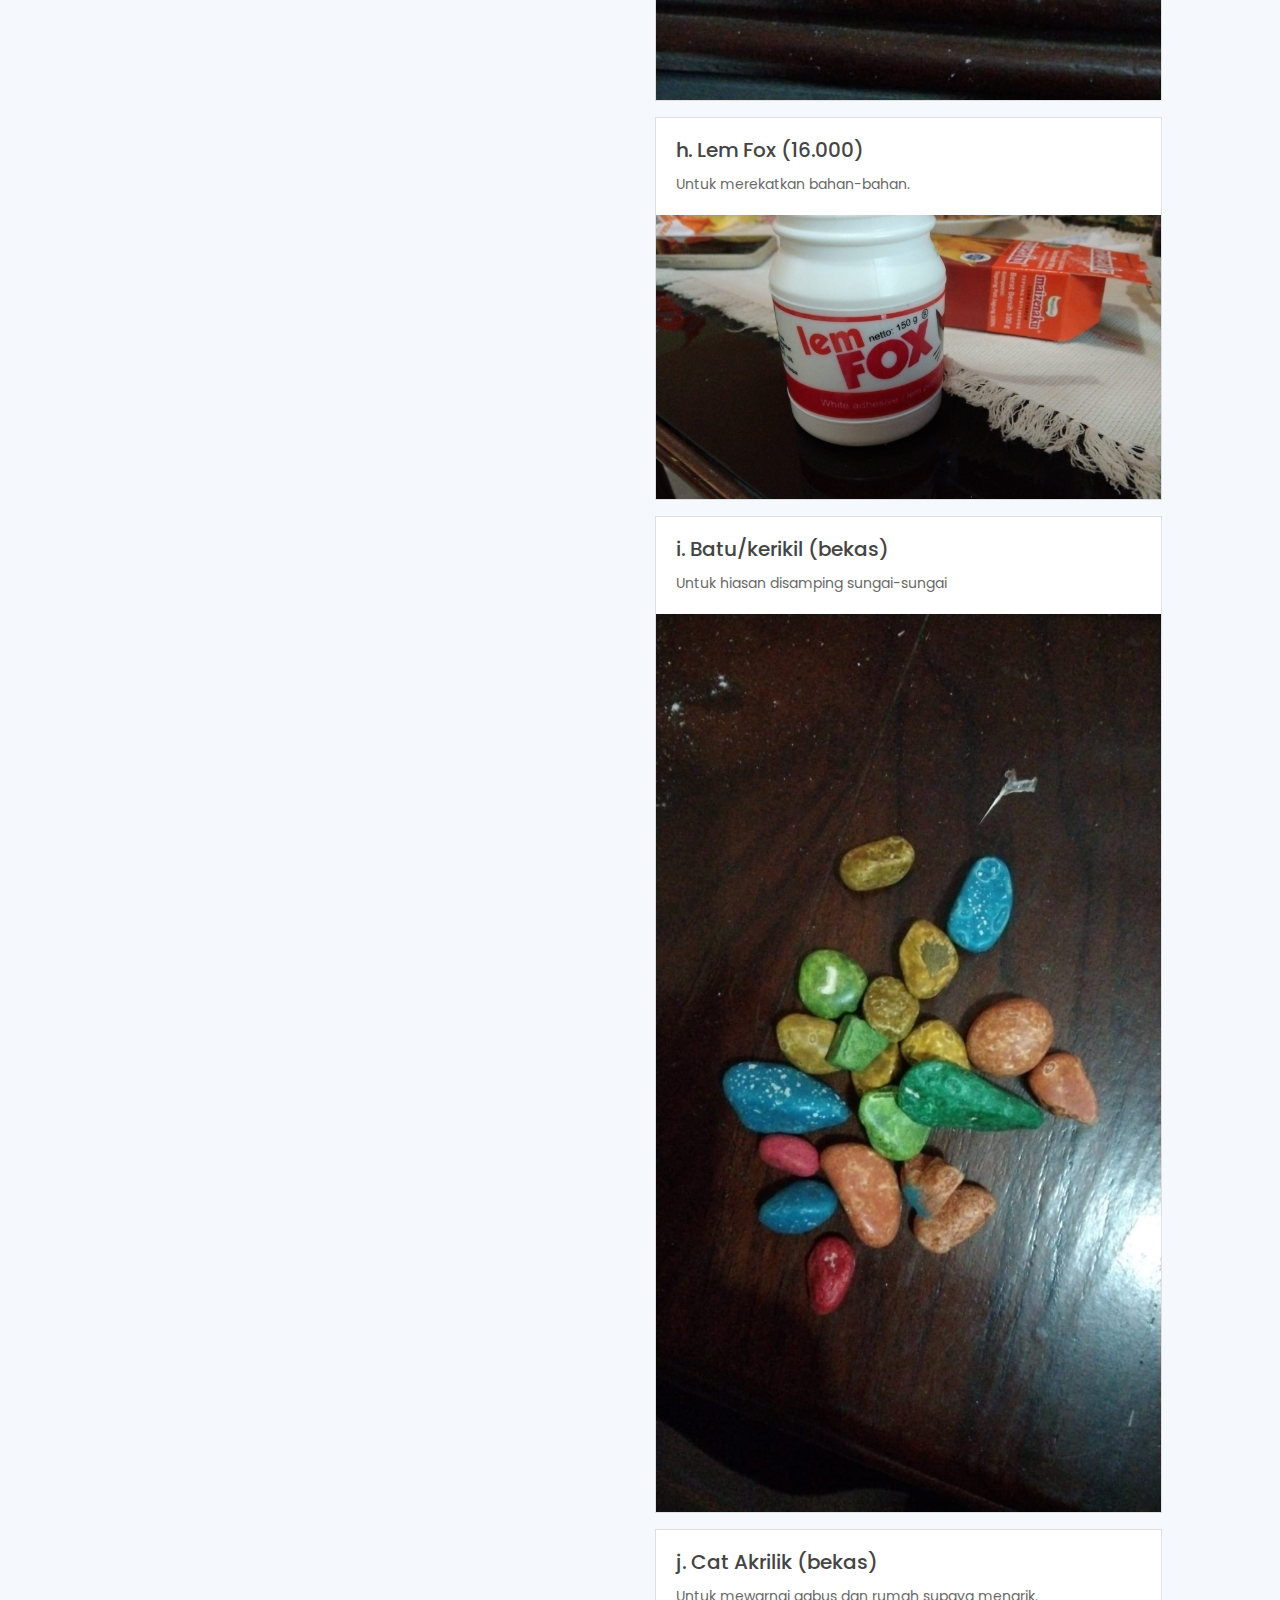
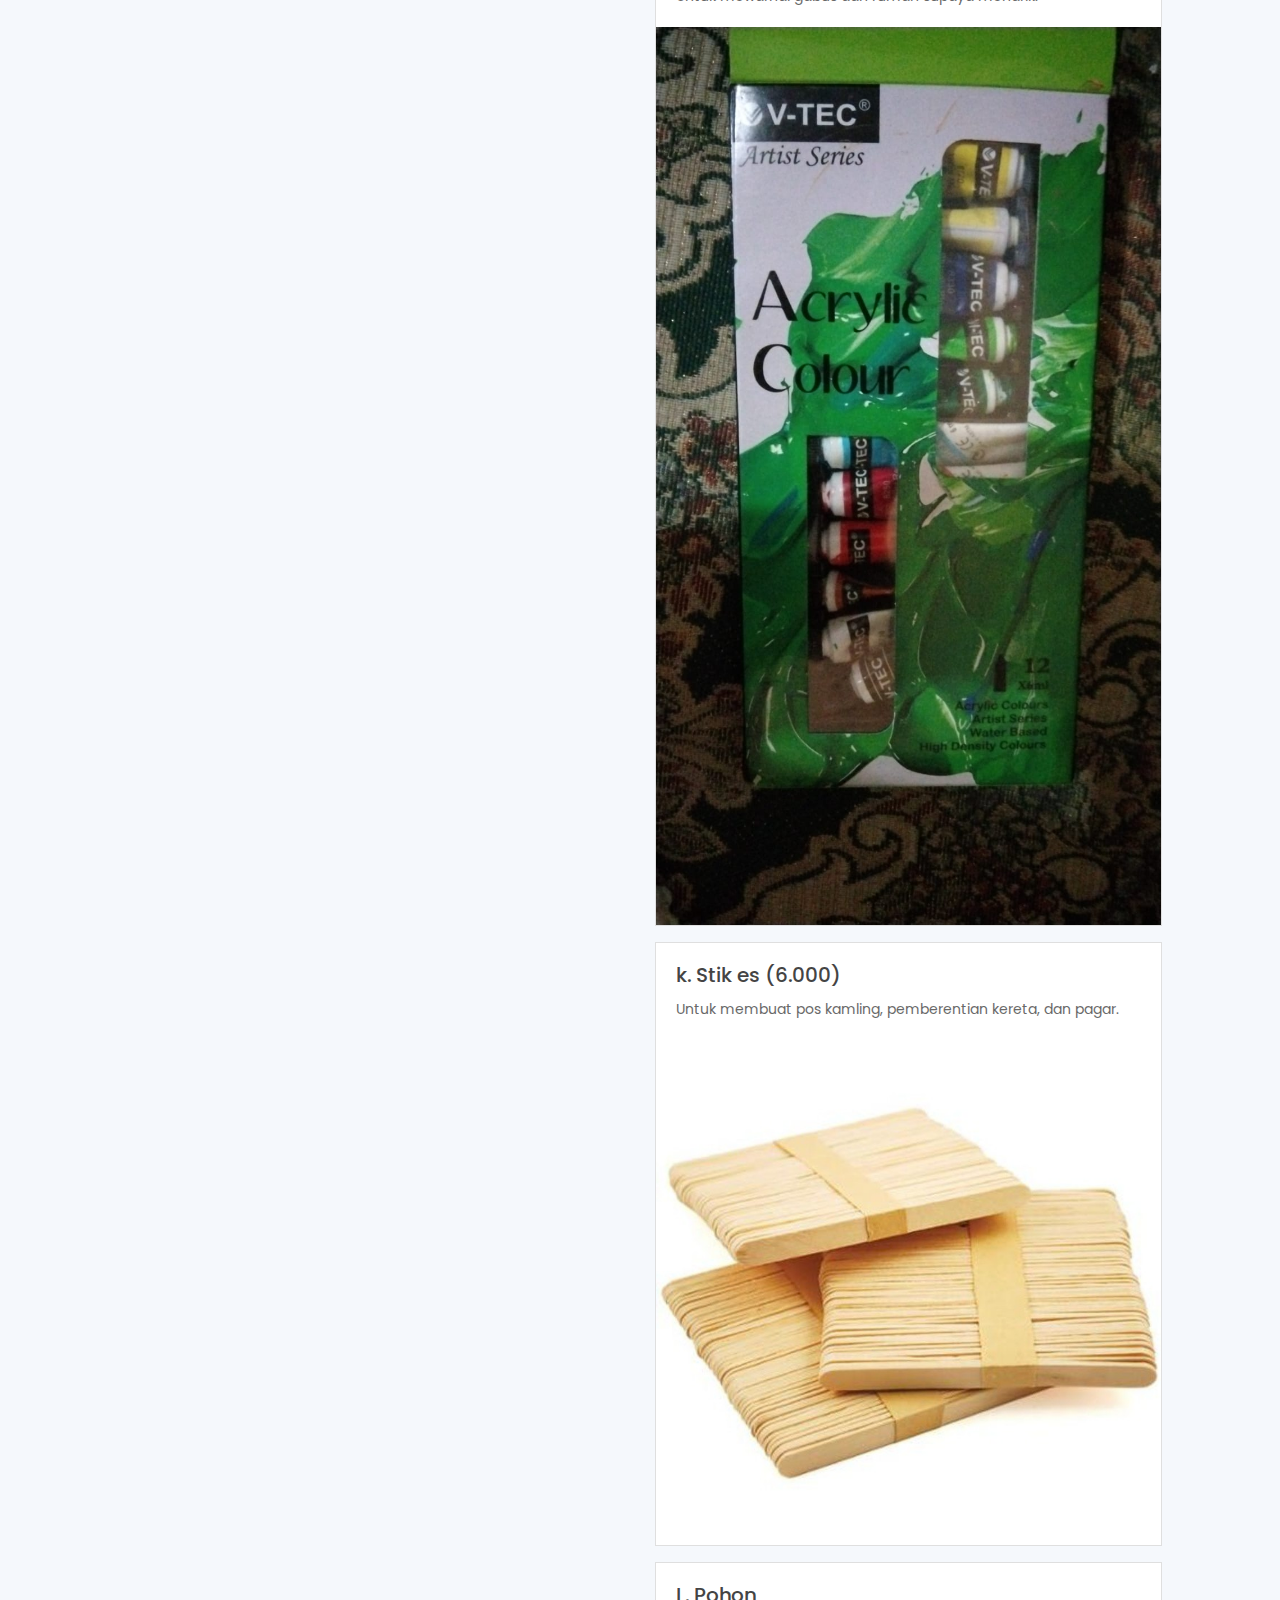
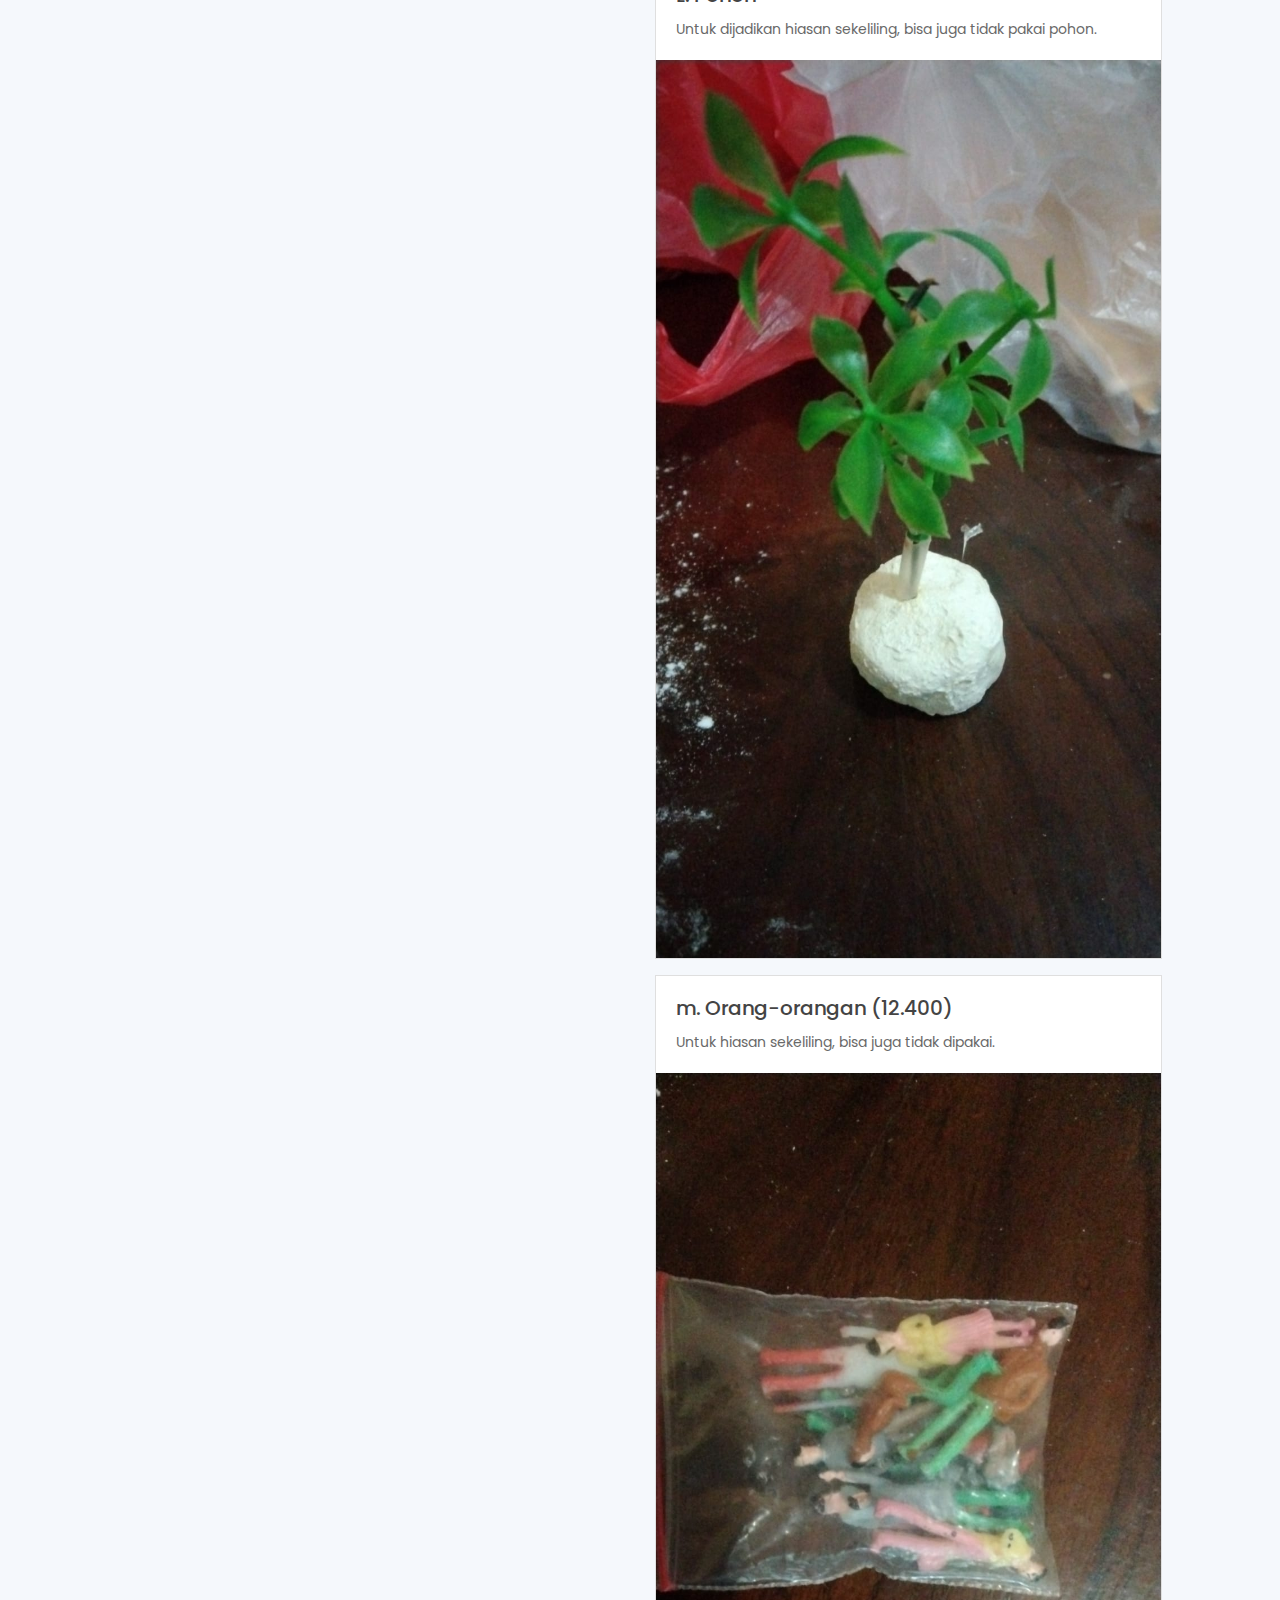
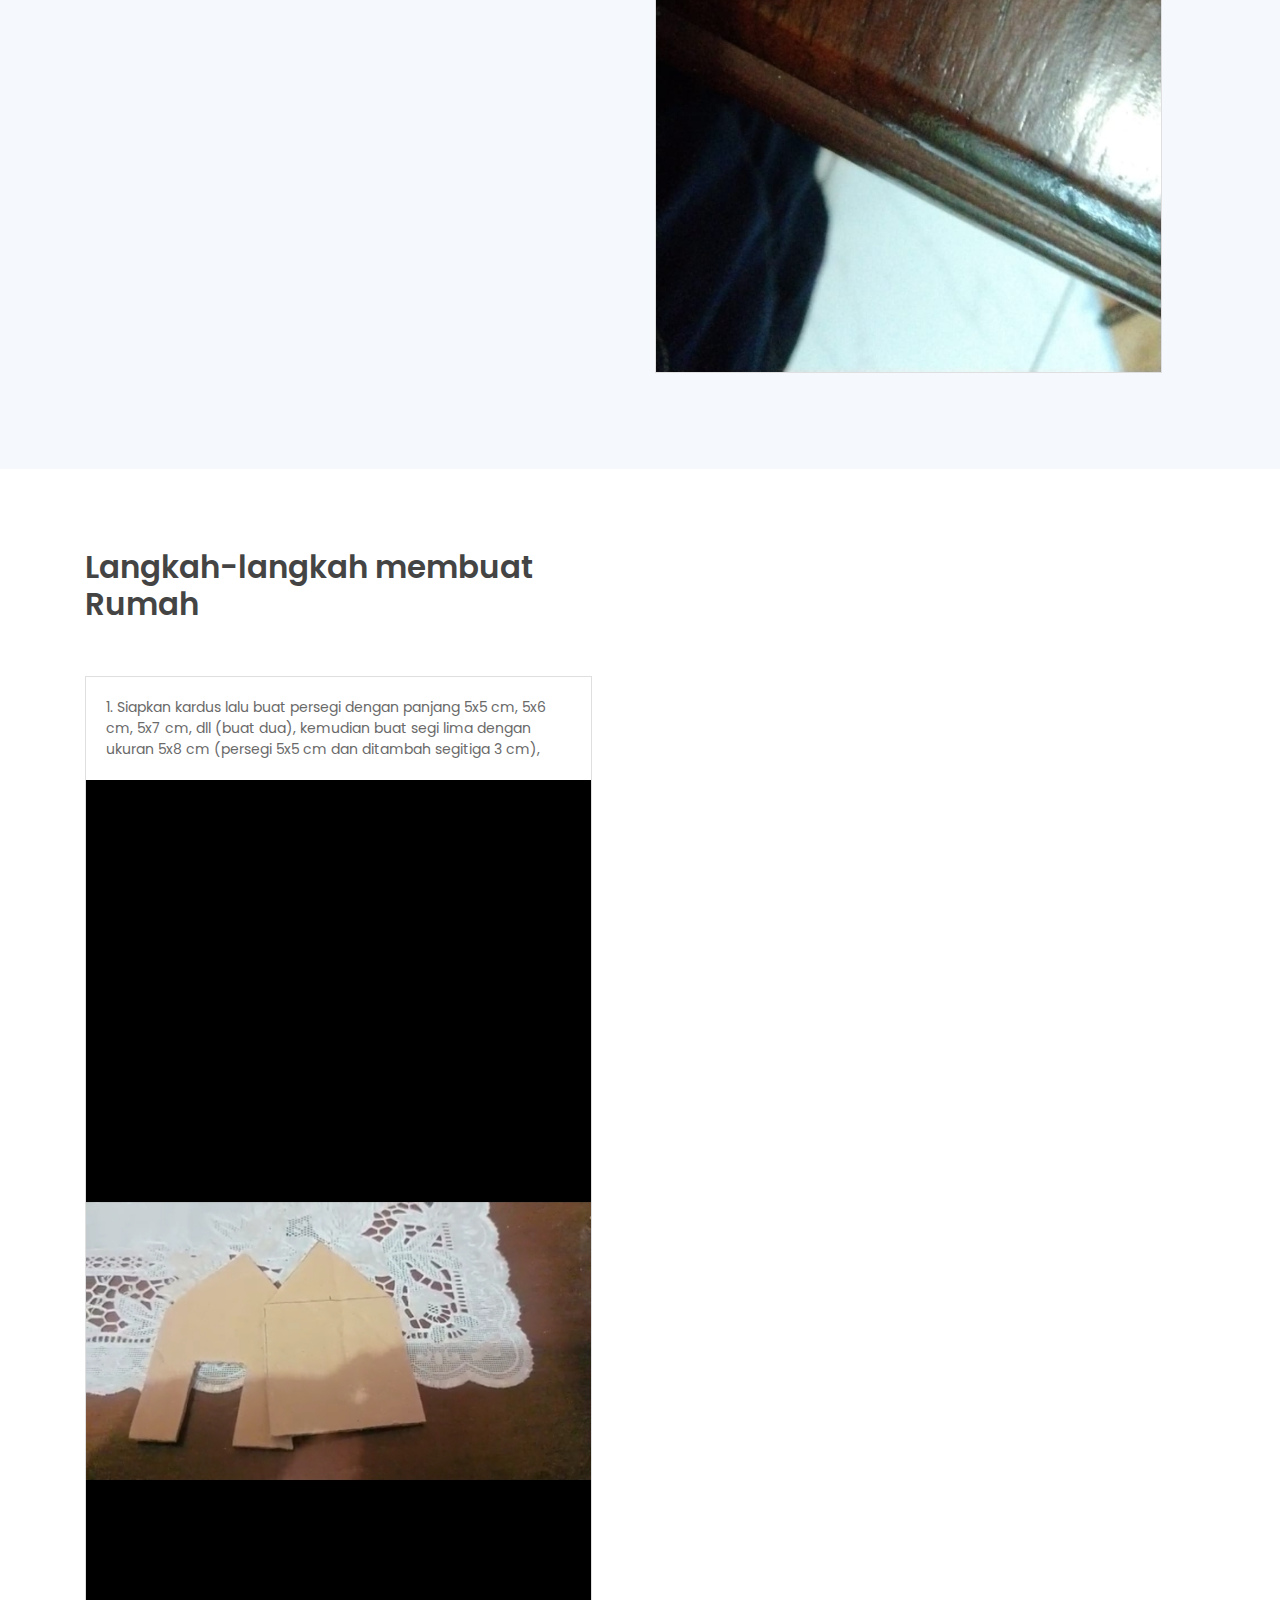
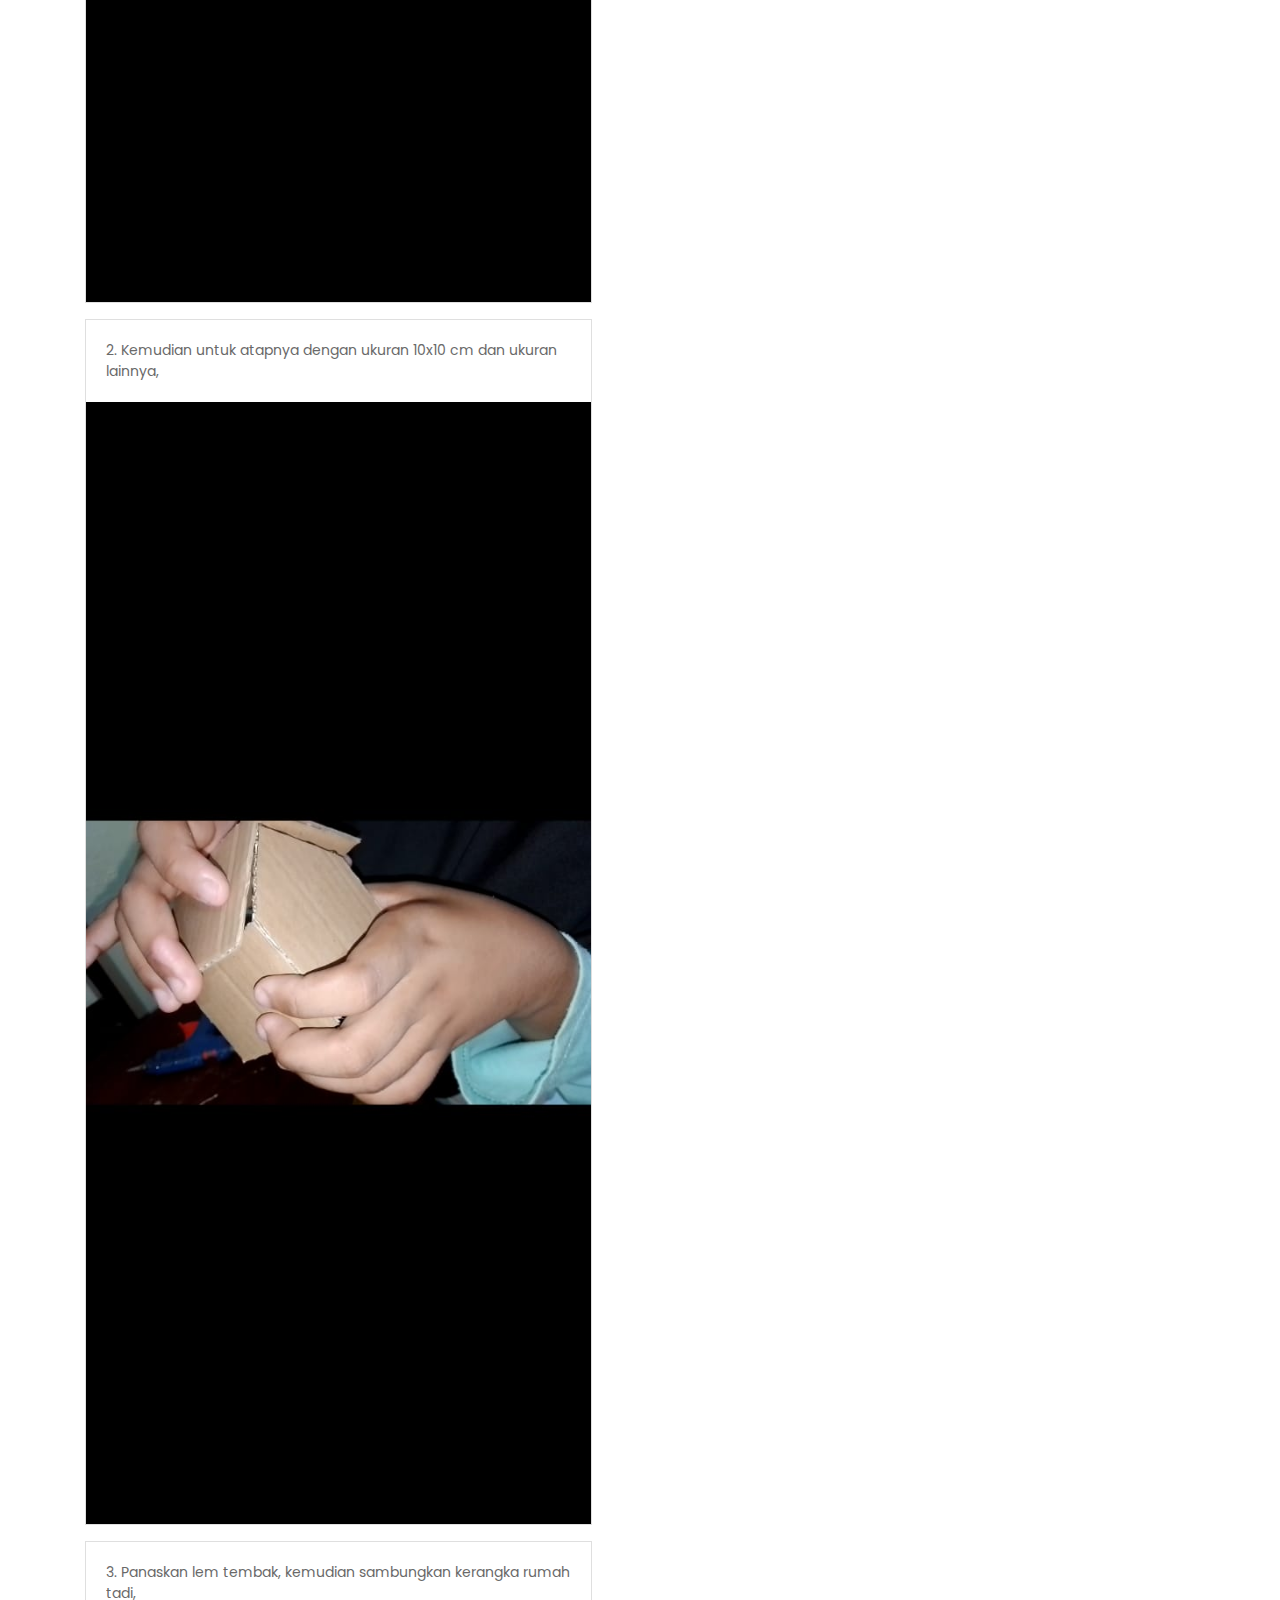
<file: alatbahan.html>
<!DOCTYPE html>
<html lang="en">

<head>
    <meta charset="utf-8">
    <meta name="viewport" content="width=device-width, initial-scale=1, shrink-to-fit=no">
    <meta name="description" content="Start your development with LeadMark landing page.">
    <meta name="author" content="Devcrud">
    <title>Pola keruangan</title>
    <!-- font icons -->
    <link rel="stylesheet" href="assets/vendors/themify-icons/css/themify-icons.css">
    <!-- Bootstrap + LeadMark main styles -->
    <link rel="stylesheet" href="assets/css/leadmark.css">
</head>

<body data-spy="scroll" data-target=".navbar" data-offset="40" id="home">

    <!-- page Navigation -->
    <nav class="navbar custom-navbar navbar-expand-md navbar-light fixed-top" data-spy="affix" data-offset-top="10">
        <div class="container">
            <!-- <a class="navbar-brand" href="#">
                <img src="assets/imgs/logo.svg" alt="">
            </a> -->
            <button class="navbar-toggler ml-auto" type="button" data-toggle="collapse"
                data-target="#navbarSupportedContent" aria-controls="navbarSupportedContent" aria-expanded="false"
                aria-label="Toggle navigation">
                <span class="navbar-toggler-icon"></span>
            </button>
            <div class="collapse navbar-collapse" id="navbarSupportedContent">
               <ul class="navbar-nav ml-auto">
                    <li class="nav-item">
                        <a class="nav-link" href="kelompok.html">Anggota Kelompok</a>
                    </li>
                    <li class="nav-item">
                        <a class="nav-link" href="index.html">Pola Keruangan desa</a>
                    </li>
                    <li class="nav-item">
                        <a class="nav-link" href="kota.html">Pola Keruangan Kota</a>
                    </li>
                    <li class="nav-item">
                        <a class="nav-link" href="interaksidesakota.html">interaksi desa kota</a>
                    </li>
                    <li class="nav-item">
                        <a class="nav-link" href="materikhusus.html">Materi Khusus</a>
                    </li>
<li class="nav-item">
                        <a class="nav-link" href="daftarpustaka.html">Daftar Pustaka</a>
                    </li>
                </ul>
            </div>
        </div>
    </nav>
    <!-- End Of Second Navigation -->

    <!-- Page Header -->
    <header class="header">
        <div class="overlay">
            <h1 class="title">Pola Keruangan Serta</h1>
            <h1 class="title">Interaksi Antara Desa Dan Kota</h1>
        </div>
        <div class="shape">
            <svg viewBox="0 0 1500 200">
                <path
                    d="m 0,240 h 1500.4828 v -71.92164 c 0,0 -286.2763,-81.79324 -743.19024,-81.79324 C 300.37862,86.28512 0,168.07836 0,168.07836 Z" />
            </svg>
        </div>
        <div class="mouse-icon">
            <div class="wheel"></div>
        </div>
    </header>
    <!-- End Of Page Header -->

    

    <!-- About Section -->
    <section class="section" id="polakeruangan">
        <div class="container">
            <div class="row justify-content-between">
                <div >
                    <div class="card">
                        <h4 class="text-center">Youtube</h4>
                        <div class="card-body"> 
                            <div class="embed-responsive embed-responsive-16by9">
                                <iframe width="560" height="315" src="https://www.youtube.com/embed/pcHddPYrFqU" title="YouTube video player" frameborder="0" allow="accelerometer; autoplay; clipboard-write; encrypted-media; gyroscope; picture-in-picture" allowfullscreen></iframe>
                            </div>
                        </div>
                    </div>
                 </div>
                <div class="col-12 col-md-12 col-lg-12 mt-4">
                    <div class="card">
                        <h4 class="text-center">Instagram</h4>
                        <div class="card-body"> 
                            <div class="embed-responsive embed-responsive-16by9">
                                <blockquote class="instagram-media" data-instgrm-permalink="https://www.instagram.com/reel/Cj0Hi5cjVAI/?utm_source=ig_embed&amp;utm_campaign=loading" data-instgrm-version="14" style=" background:#FFF; border:0; border-radius:3px; box-shadow:0 0 1px 0 rgba(0,0,0,0.5),0 1px 10px 0 rgba(0,0,0,0.15); margin: 1px; max-width:540px; min-width:326px; padding:0; width:99.375%; width:-webkit-calc(100% - 2px); width:calc(100% - 2px);"><div style="padding:16px;"> <a href="https://www.instagram.com/reel/Cj0Hi5cjVAI/?utm_source=ig_embed&amp;utm_campaign=loading" style=" background:#FFFFFF; line-height:0; padding:0 0; text-align:center; text-decoration:none; width:100%;" target="_blank"> <div style=" display: flex; flex-direction: row; align-items: center;"> <div style="background-color: #F4F4F4; border-radius: 50%; flex-grow: 0; height: 40px; margin-right: 14px; width: 40px;"></div> <div style="display: flex; flex-direction: column; flex-grow: 1; justify-content: center;"> <div style=" background-color: #F4F4F4; border-radius: 4px; flex-grow: 0; height: 14px; margin-bottom: 6px; width: 100px;"></div> <div style=" background-color: #F4F4F4; border-radius: 4px; flex-grow: 0; height: 14px; width: 60px;"></div></div></div><div style="padding: 19% 0;"></div> <div style="display:block; height:50px; margin:0 auto 12px; width:50px;"><svg width="50px" height="50px" viewBox="0 0 60 60" version="1.1" xmlns="https://www.w3.org/2000/svg" xmlns:xlink="https://www.w3.org/1999/xlink"><g stroke="none" stroke-width="1" fill="none" fill-rule="evenodd"><g transform="translate(-511.000000, -20.000000)" fill="#000000"><g><path d="M556.869,30.41 C554.814,30.41 553.148,32.076 553.148,34.131 C553.148,36.186 554.814,37.852 556.869,37.852 C558.924,37.852 560.59,36.186 560.59,34.131 C560.59,32.076 558.924,30.41 556.869,30.41 M541,60.657 C535.114,60.657 530.342,55.887 530.342,50 C530.342,44.114 535.114,39.342 541,39.342 C546.887,39.342 551.658,44.114 551.658,50 C551.658,55.887 546.887,60.657 541,60.657 M541,33.886 C532.1,33.886 524.886,41.1 524.886,50 C524.886,58.899 532.1,66.113 541,66.113 C549.9,66.113 557.115,58.899 557.115,50 C557.115,41.1 549.9,33.886 541,33.886 M565.378,62.101 C565.244,65.022 564.756,66.606 564.346,67.663 C563.803,69.06 563.154,70.057 562.106,71.106 C561.058,72.155 560.06,72.803 558.662,73.347 C557.607,73.757 556.021,74.244 553.102,74.378 C549.944,74.521 548.997,74.552 541,74.552 C533.003,74.552 532.056,74.521 528.898,74.378 C525.979,74.244 524.393,73.757 523.338,73.347 C521.94,72.803 520.942,72.155 519.894,71.106 C518.846,70.057 518.197,69.06 517.654,67.663 C517.244,66.606 516.755,65.022 516.623,62.101 C516.479,58.943 516.448,57.996 516.448,50 C516.448,42.003 516.479,41.056 516.623,37.899 C516.755,34.978 517.244,33.391 517.654,32.338 C518.197,30.938 518.846,29.942 519.894,28.894 C520.942,27.846 521.94,27.196 523.338,26.654 C524.393,26.244 525.979,25.756 528.898,25.623 C532.057,25.479 533.004,25.448 541,25.448 C548.997,25.448 549.943,25.479 553.102,25.623 C556.021,25.756 557.607,26.244 558.662,26.654 C560.06,27.196 561.058,27.846 562.106,28.894 C563.154,29.942 563.803,30.938 564.346,32.338 C564.756,33.391 565.244,34.978 565.378,37.899 C565.522,41.056 565.552,42.003 565.552,50 C565.552,57.996 565.522,58.943 565.378,62.101 M570.82,37.631 C570.674,34.438 570.167,32.258 569.425,30.349 C568.659,28.377 567.633,26.702 565.965,25.035 C564.297,23.368 562.623,22.342 560.652,21.575 C558.743,20.834 556.562,20.326 553.369,20.18 C550.169,20.033 549.148,20 541,20 C532.853,20 531.831,20.033 528.631,20.18 C525.438,20.326 523.257,20.834 521.349,21.575 C519.376,22.342 517.703,23.368 516.035,25.035 C514.368,26.702 513.342,28.377 512.574,30.349 C511.834,32.258 511.326,34.438 511.181,37.631 C511.035,40.831 511,41.851 511,50 C511,58.147 511.035,59.17 511.181,62.369 C511.326,65.562 511.834,67.743 512.574,69.651 C513.342,71.625 514.368,73.296 516.035,74.965 C517.703,76.634 519.376,77.658 521.349,78.425 C523.257,79.167 525.438,79.673 528.631,79.82 C531.831,79.965 532.853,80.001 541,80.001 C549.148,80.001 550.169,79.965 553.369,79.82 C556.562,79.673 558.743,79.167 560.652,78.425 C562.623,77.658 564.297,76.634 565.965,74.965 C567.633,73.296 568.659,71.625 569.425,69.651 C570.167,67.743 570.674,65.562 570.82,62.369 C570.966,59.17 571,58.147 571,50 C571,41.851 570.966,40.831 570.82,37.631"></path></g></g></g></svg></div><div style="padding-top: 8px;"> <div style=" color:#3897f0; font-family:Arial,sans-serif; font-size:14px; font-style:normal; font-weight:550; line-height:18px;">View this post on Instagram</div></div><div style="padding: 12.5% 0;"></div> <div style="display: flex; flex-direction: row; margin-bottom: 14px; align-items: center;"><div> <div style="background-color: #F4F4F4; border-radius: 50%; height: 12.5px; width: 12.5px; transform: translateX(0px) translateY(7px);"></div> <div style="background-color: #F4F4F4; height: 12.5px; transform: rotate(-45deg) translateX(3px) translateY(1px); width: 12.5px; flex-grow: 0; margin-right: 14px; margin-left: 2px;"></div> <div style="background-color: #F4F4F4; border-radius: 50%; height: 12.5px; width: 12.5px; transform: translateX(9px) translateY(-18px);"></div></div><div style="margin-left: 8px;"> <div style=" background-color: #F4F4F4; border-radius: 50%; flex-grow: 0; height: 20px; width: 20px;"></div> <div style=" width: 0; height: 0; border-top: 2px solid transparent; border-left: 6px solid #f4f4f4; border-bottom: 2px solid transparent; transform: translateX(16px) translateY(-4px) rotate(30deg)"></div></div><div style="margin-left: auto;"> <div style=" width: 0px; border-top: 8px solid #F4F4F4; border-right: 8px solid transparent; transform: translateY(16px);"></div> <div style=" background-color: #F4F4F4; flex-grow: 0; height: 12px; width: 16px; transform: translateY(-4px);"></div> <div style=" width: 0; height: 0; border-top: 8px solid #F4F4F4; border-left: 8px solid transparent; transform: translateY(-4px) translateX(8px);"></div></div></div> <div style="display: flex; flex-direction: column; flex-grow: 1; justify-content: center; margin-bottom: 24px;"> <div style=" background-color: #F4F4F4; border-radius: 4px; flex-grow: 0; height: 14px; margin-bottom: 6px; width: 224px;"></div> <div style=" background-color: #F4F4F4; border-radius: 4px; flex-grow: 0; height: 14px; width: 144px;"></div></div></a><p style=" color:#c9c8cd; font-family:Arial,sans-serif; font-size:14px; line-height:17px; margin-bottom:0; margin-top:8px; overflow:hidden; padding:8px 0 7px; text-align:center; text-overflow:ellipsis; white-space:nowrap;"><a href="https://www.instagram.com/reel/Cj0Hi5cjVAI/?utm_source=ig_embed&amp;utm_campaign=loading" style=" color:#c9c8cd; font-family:Arial,sans-serif; font-size:14px; font-style:normal; font-weight:normal; line-height:17px; text-decoration:none;" target="_blank">A post shared by 케일리 (@keille._)</a></p></div></blockquote>
                            </div>
                            <div class="text-right">                                
                             <a href="https://www.instagram.com/reel/Cj0Hi5cjVAI/?igshid=MDJmNzVkMjY=" type="button" class="btn text-white btn-info mt-3">Buka Link Instagram</a>
                            </div>
                        </div>
                    </div>
                 </div>
            </div>
        </div>
     </section>   

    <!-- End OF desa Section -->
    <section class="section" id="polakeruangan">
        <div class="container">
            <div class="row justify-content-between">
                <div class="col-md-6 pr-md-5 mb-4 mb-md-0">
                    <h6 class="section-title mb-0"> Alat dan Bahan </h6>
                    <p style="font-size: 20px;"><br>
                        <div class="card mb-3">
                          <div class="card-body">
                            <h5 class="card-title">a. Lem tembak</h5>
                            <p class="card-text"> Keterangan: Untuk merekatkan</p>
                            </div>
                           <img class="card-img-bottom" src="assets/imgs/lemtembak.jpeg" alt="alat">
                          </div>
                          <div class="card mb-3">
                          <div class="card-body">
                            <h5 class="card-title">b. Gunting</h5>
                            <p class="card-text">Untuk memotong bagian-bagian supaya terpisah</p>
                            </div>
                           <img class="card-img-bottom" src="assets/imgs/gunting.jpeg" alt="alat">
                          </div> 
                          <div class="card mb-3">
                          <div class="card-body">
                            <h5 class="card-title">c. Cutter/Silet</h5>
                            <p class="card-text">Untuk memotong bagian menjadi dua</p>
                            </div>
                           <img class="card-img-bottom" src="assets/imgs/cutter.jpeg" alt="alat">
                          </div>
                          <div class="card mb-3">
                          <div class="card-body">
                            <h5 class="card-title">d. Penggaris</h5>
                            <p class="card-text">Untuk mengukur.</p>
                            </div>
                           <img class="card-img-bottom" src="assets/imgs/penggaris.jpeg" alt="alat">
                          </div>
                          <div class="card mb-3">
                          <div class="card-body">
                            <h5 class="card-title">e. Pensil</h5>
                            <p class="card-text">Untuk menandai supaya mudah di potong.</p>
                            </div>
                           <img class="card-img-bottom" src="assets/imgs/pensil.jpeg" alt="alat">
                          </div>
                </div>
                <div class="col-md-6 pr-md-5 mb-4 mb-md-0">
                    <h6 class="section-title mb-0">Bahan </h6>
                    <p style="font-size: 20px;"><br>
                        <div class="card mb-3">
                          <div class="card-body">
                            <h5 class="card-title">a. Triplek</h5>
                            <p class="card-text">  Untuk alas gabus</p>
                            </div>
                           <img class="card-img-bottom" src="assets/imgs/triplek.jpg" alt="alat">
                          </div>
                          <div class="card mb-3">
                          <div class="card-body">
                            <h5 class="card-title">b. 2 Gabus (19.500) </h5>
                            <p class="card-text">untuk alas miniatur </p>
                            </div>
                           <img class="card-img-bottom" src="assets/imgs/gabus.jpeg" alt="alat">
                          </div> 
                          <div class="card mb-3">
                          <div class="card-body">
                            <h5 class="card-title">c. Kardus (bekas)</h5>
                            <p class="card-text">Untuk membuat rumah-rumah</p>
                            </div>
                           <img class="card-img-bottom" src="assets/imgs/kardus.jpg" alt="alat">
                          </div>
                          <div class="card mb-3">
                          <div class="card-body">
                            <h5 class="card-title">d. Clay (20.800)</h5>
                            <p class="card-text">Untuk membuat bukit-bukitan</p>
                            </div>
                           <img class="card-img-bottom" src="assets/imgs/clay.jpg" alt="alat">
                          </div>
                          <div class="card mb-3">
                          <div class="card-body">
                            <h5 class="card-title">e. slime (18.500) </h5>
                            <p class="card-text"> Untuk membuat sungai-sungai</p>
                            </div>
                           <img class="card-img-bottom" src="assets/imgs/slime.jpeg" alt="alat">
                          </div>
                          <div class="card mb-3">
                          <div class="card-body">
                            <h5 class="card-title">f. Rel Kereta (38.000)</h5>
                            <p class="card-text">Untuk rel-rel kereta api.</p>
                            </div>
                           <img class="card-img-bottom" src="assets/imgs/rel.jpeg" alt="alat">
                          </div>
                          <div class="card mb-3">
                          <div class="card-body">
                            <h5 class="card-title">g. Grass powder/Bubuk rumput (16.300)</h5>
                            <p class="card-text">Untuk membuat rumput-rumputan</p>
                            </div>
                           <img class="card-img-bottom" src="assets/imgs/grasspowder.jpeg" alt="alat">
                          </div>
                          <div class="card mb-3">
                          <div class="card-body">
                            <h5 class="card-title">h. Lem Fox (16.000)</h5>
                            <p class="card-text">Untuk merekatkan bahan-bahan.</p>
                            </div>
                           <img class="card-img-bottom" src="assets/imgs/lem.jpeg" alt="alat">
                          </div>
                          <div class="card mb-3">
                          <div class="card-body">
                            <h5 class="card-title">i. Batu/kerikil (bekas)</h5>
                            <p class="card-text"> Untuk hiasan disamping sungai-sungai</p>
                            </div>
                           <img class="card-img-bottom" src="assets/imgs/batu.jpeg" alt="alat">
                          </div>
                          <div class="card mb-3">
                          <div class="card-body">
                            <h5 class="card-title">j. Cat Akrilik (bekas)</h5>
                            <p class="card-text"> Untuk mewarnai gabus dan rumah supaya menarik.</p>
                            </div>
                           <img class="card-img-bottom" src="assets/imgs/cat.jpeg" alt="alat">
                          </div>
                          <div class="card mb-3">
                          <div class="card-body">
                            <h5 class="card-title">k. Stik es (6.000)</h5>
                            <p class="card-text">Untuk membuat pos kamling, pemberentian kereta, dan pagar.</p>
                            </div>
                           <img class="card-img-bottom" src="assets/imgs/stik.jpg" alt="alat">
                          </div>
                          <div class="card mb-3">
                          <div class="card-body">
                            <h5 class="card-title">L. Pohon</h5>
                            <p class="card-text">Untuk dijadikan hiasan sekeliling, bisa juga tidak pakai pohon.</p>
                            </div>
                           <img class="card-img-bottom" src="assets/imgs/pohon.jpeg" alt="alat">
                          </div>
                          <div class="card mb-3">
                          <div class="card-body">
                            <h5 class="card-title">m. Orang-orangan (12.400)</h5>
                            <p class="card-text">Untuk hiasan sekeliling, bisa juga tidak dipakai.</p>
                            </div>
                           <img class="card-img-bottom" src="assets/imgs/orang-orangan.jpeg" alt="alat">
                          </div>
                </div>


            </div>

        </div>
    </section>
    <section class="section" id="polakeruangan">
        <div class="container">
            <div class="row justify-content-between">
                <div class="col-md-6 pr-md-5 mb-4 mb-md-0">
                    <h6 class="section-title mb-0"> Langkah-langkah membuat Rumah </h6>
                    <p style="font-size: 20px;"><br></p>
                    <div class="card mb-3">
                          <div class="card-body">
                            
                            <p class="card-text">1. Siapkan kardus lalu buat persegi dengan panjang 5x5 cm, 5x6 cm, 5x7 cm, dll (buat dua), kemudian buat segi lima dengan ukuran 5x8 cm (persegi 5x5 cm dan ditambah segitiga 3 cm), </p>
                            </div>
                           <img class="card-img-bottom" src="assets/imgs/lankah/rumah2.jpeg" alt="alat">
                          </div>
                          <div class="card mb-3">
                          <div class="card-body">
                            
                            <p class="card-text">2. Kemudian untuk atapnya dengan ukuran 10x10 cm dan ukuran lainnya,</p>
                            </div>
                           <img class="card-img-bottom" src="assets/imgs/lankah/rumah3.jpeg" alt="alat">
                          </div>
                          <div class="card mb-3">
                          <div class="card-body">
                            
                            <p class="card-text">3. Panaskan lem tembak, kemudian sambungkan kerangka rumah tadi,</p>
                            </div>
                           <img class="card-img-bottom" src="assets/imgs/lankah/rumah4.jpeg" alt="alat">
                          </div>
                          <div class="card mb-3">
                          <div class="card-body">
                            
                            <p class="card-text">4. Cat rumahnya dengan cat akrilik. </p>
                            </div>
                           <img class="card-img-bottom" src="assets/imgs/lankah/rumah1.jpeg" alt="alat">
                          </div>
                    
                </div>
            </div>
        </div>
    </section> 
    
    <section class="section" id="polakeruangan">
        <div class="container">
            <div class="row justify-content-between">
                <div class="col-md-6 pr-md-5 mb-4 mb-md-0">
                    <h6 class="section-title mb-0">Langkah-Langkah membuat Pagar </h6>
                    <div class="card mb-3">
                          <div class="card-body">
                            
                            <p class="card-text">1. Siapkan stik es krim, potong kecil kecil dengan ukuran 1,5 cm dan 3 cm, </p>
                            </div>
                           <img class="card-img-bottom" src="assets/imgs/lankah/pagar1.jpeg" alt="alat">
                          </div>
                          <div class="card mb-3">
                          <div class="card-body">
                            
                            <p class="card-text">2. Buat stik es yang panjang, </p>
                            </div>
                           <img class="card-img-bottom" src="assets/imgs/lankah/pagar2.jpeg" alt="alat">
                          </div>
                          <div class="card mb-3">
                          <div class="card-body">
                            
                            <p class="card-text">3. Panaskan lem tembak, kemudian potongan stik yang kecil ditempel di stik yang panjang.  </p>
                            </div>
                          </div>
                          <div class="card mb-3">
                          <div class="card-body">
                            
                            <p class="card-text">4. Cat sesuai yang diinginkan, jika tidak juga tidak apa-apa</p>
                            </div>
                          </div>
                </div>
            </div>
        </div>
    </section>  
    <section class="section" id="polakeruangan">
        <div class="container">
            <div class="row justify-content-between">
                <div class="col-md-6 pr-md-5 mb-4 mb-md-0">
                    <h6 class="section-title mb-0">Langkah-Langkah Pembuatan Miniatur </h6>
                    <p style="font-size: 20px;"><br></p>
                    <div class="card mb-3">
                          <div class="card-body">
                            
                            <p class="card-text">1. Siapkan gabus, kemudian bentuk gabus sesuai pola yang sudah dibuat, lalu potong gabusnya sesuai pola,</p>
                            </div>
                           <img class="card-img-bottom" src="assets/imgs/lankah/langkah1.jpeg" alt="alat">
                          </div>
                          <div class="card mb-3">
                          <div class="card-body">
                            
                            <p class="card-text">2. Kemudian gabusnya ditempel di triplek, </p>
                            </div>
                           <img class="card-img-bottom" src="assets/imgs/lankah/langkah2.jpeg" alt="alat">
                          </div>
                          <div class="card mb-3">
                          <div class="card-body">
                            
                            <p class="card-text">3. Lalu gabusnya di cat warna coklat untuk lahan, abu-abu untuk jalan, dan biru untuk laut,</p>
                            </div>
                           <img class="card-img-bottom" src="assets/imgs/lankah/langkah3.jpeg" alt="alat">
                          </div>
                          <div class="card mb-3">
                          <div class="card-body">
                            
                            <p class="card-text">4. Tempelkan batu di pinggir-pinggir sungai,</p>
                            </div>
                           <img class="card-img-bottom" src="assets/imgs/lankah/langkah8.jpeg" alt="alat">
                          </div>
                          <div class="card mb-3">
                          <div class="card-body">
                            
                            <p class="card-text">5. Kemudian siapkan clay, lalu bentuk bukit sesuai selera, </p>
                            </div>
                           <img class="card-img-bottom" src="assets/imgs/lankah/langkah5.jpeg" alt="alat">
                          </div>
                          <div class="card mb-3">
                          <div class="card-body">
                            
                            <p class="card-text">6. Kemudian gabusnya dilapisi lem fox, kemudian taburi dengan bubuk rumput/grass powder,</p>
                            </div>
                           <img class="card-img-bottom" src="assets/imgs/lankah/langkah6.jpeg" alt="alat">
                          </div>
                          <div class="card mb-3">
                          <div class="card-body">
                            
                            <p class="card-text">7. Tempelkan rumah-rumah yang sudah dibuat, tempel pagar, tempel tempat pemberhentian kereta, dan tempel rel keretanya, </p>
                            </div>
                           <img class="card-img-bottom" src="assets/imgs/lankah/langkah7.jpeg" alt="alat">
                          </div>
                          <div class="card mb-3">
                          <div class="card-body">
                            
                            <p class="card-text">8. Kemudian taruh slime di sungai
 </p>
                            </div>
                           <img class="card-img-bottom" src="assets/imgs/lankah/langkah8.jpeg" alt="alat">
                          </div>
                          <div class="card mb-3">
                          <div class="card-body">
                            
                            <p class="card-text">9. Cat bukit dengan warna coklat dan taburi dengan bubuk rumput, </p>
                            </div>
                           <img class="card-img-bottom" src="assets/imgs/lankah/langkah9.jpeg" alt="alat">
                           <img class="card-img-bottom" src="assets/imgs/lankah/langkah9,5.jpeg" alt="alat">
                          </div>
                          <div class="card mb-3">
                          <div class="card-body">
                            
                            <p class="card-text">10. Kemudian tempel hiasan pohon dan orang-orangan, ini bisa ditempel atau tidak,</p>
                            </div>
                           <img class="card-img-bottom" src="assets/imgs/lankah/langkah10.jpeg" alt="alat">
                          </div>
                          <div class="card mb-3">
                          <div class="card-body">
                            
                            <p class="card-text">11. Tempat miniatur sudah jadi </p>
                            </div>
                           <img class="card-img-bottom" src="assets/imgs/lankah/langkah11.jpeg" alt="alat">
                          </div>
                    
                </div>
            </div>
        </div>
    </section> 
    
     

    <!-- End OF desa Section -->



    <!-- End of portfolio section -->

    
<script async src="https://www.instagram.com/embed.js"></script>

    <!-- core  -->
    <script src="assets/vendors/jquery/jquery-3.4.1.js"></script>
    <script src="assets/vendors/bootstrap/bootstrap.bundle.js"></script>

    <!-- bootstrap 3 affix -->
    <script src="assets/vendors/bootstrap/bootstrap.affix.js"></script>

    <!-- Isotope -->
    <script src="assets/vendors/isotope/isotope.pkgd.js"></script>

    <!-- LeadMark js -->
    <script src="assets/js/leadmark.js"></script>

</body>

</html>
</file>
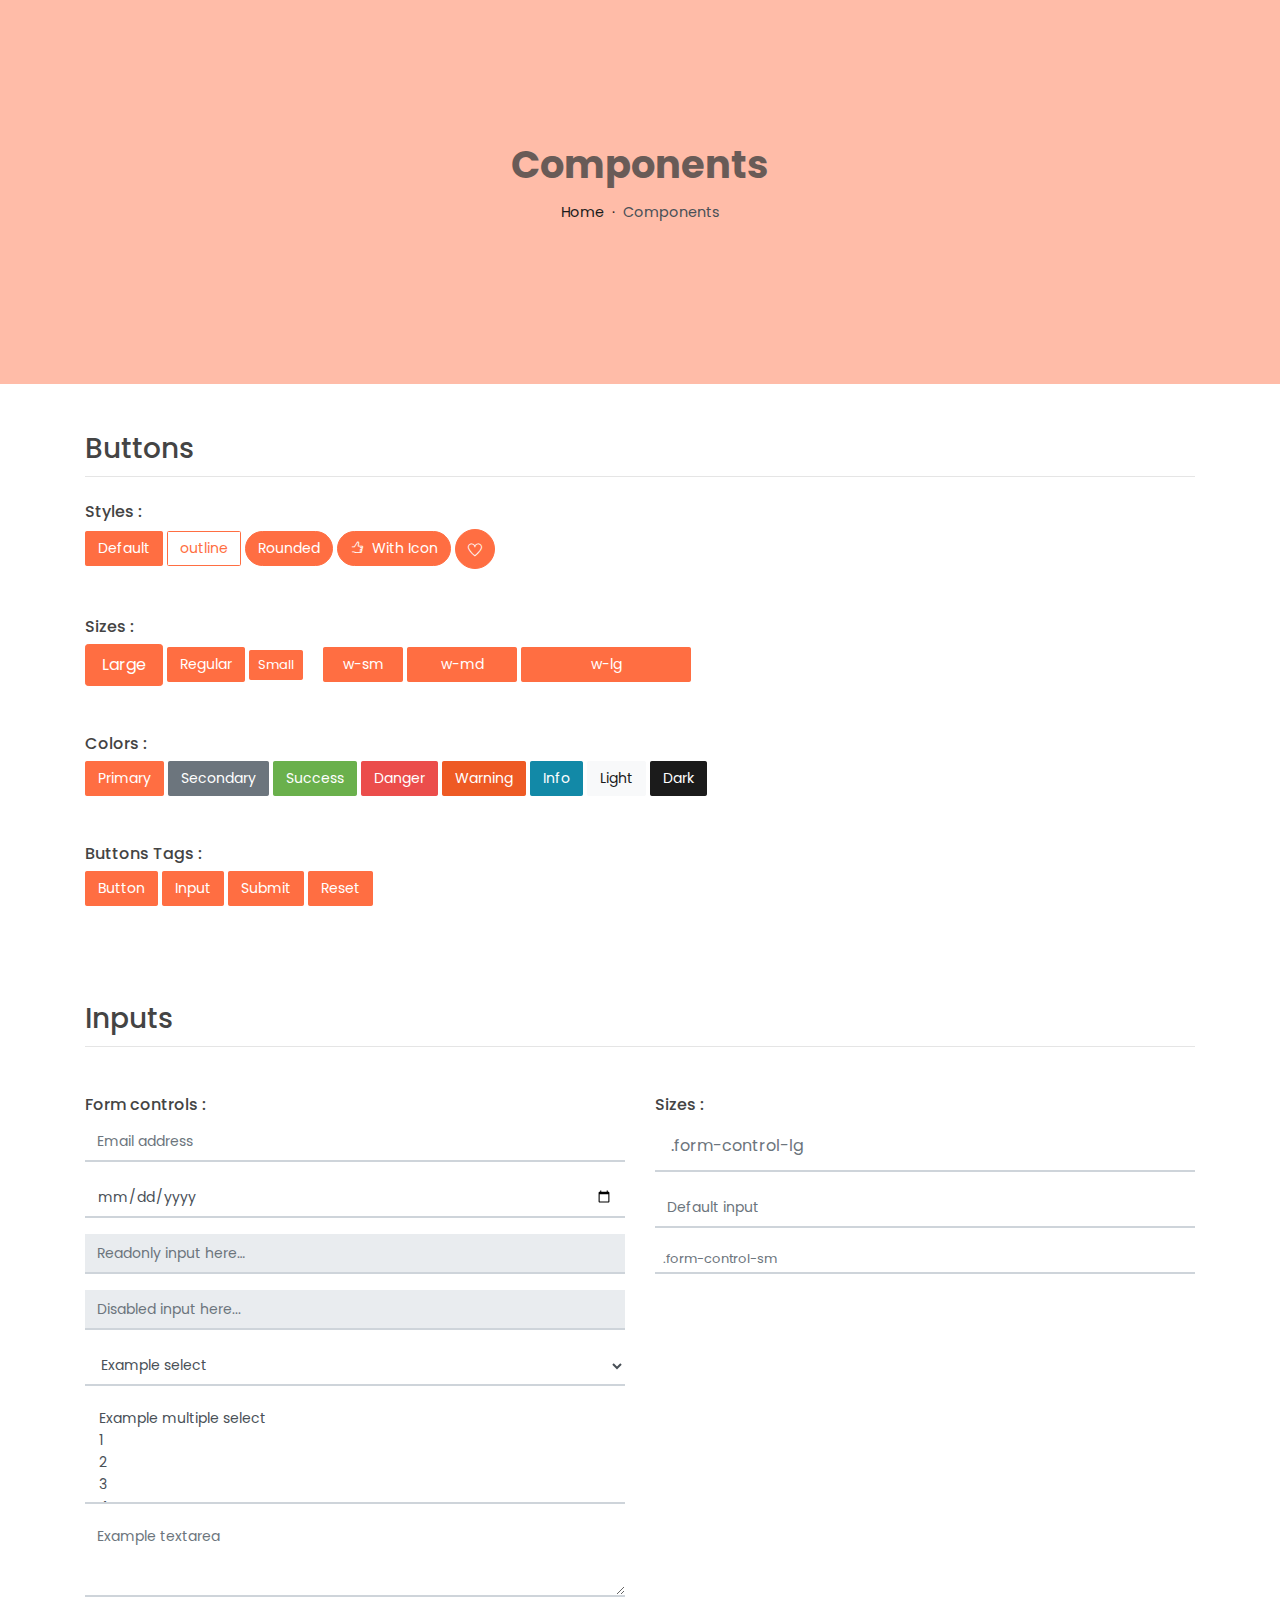
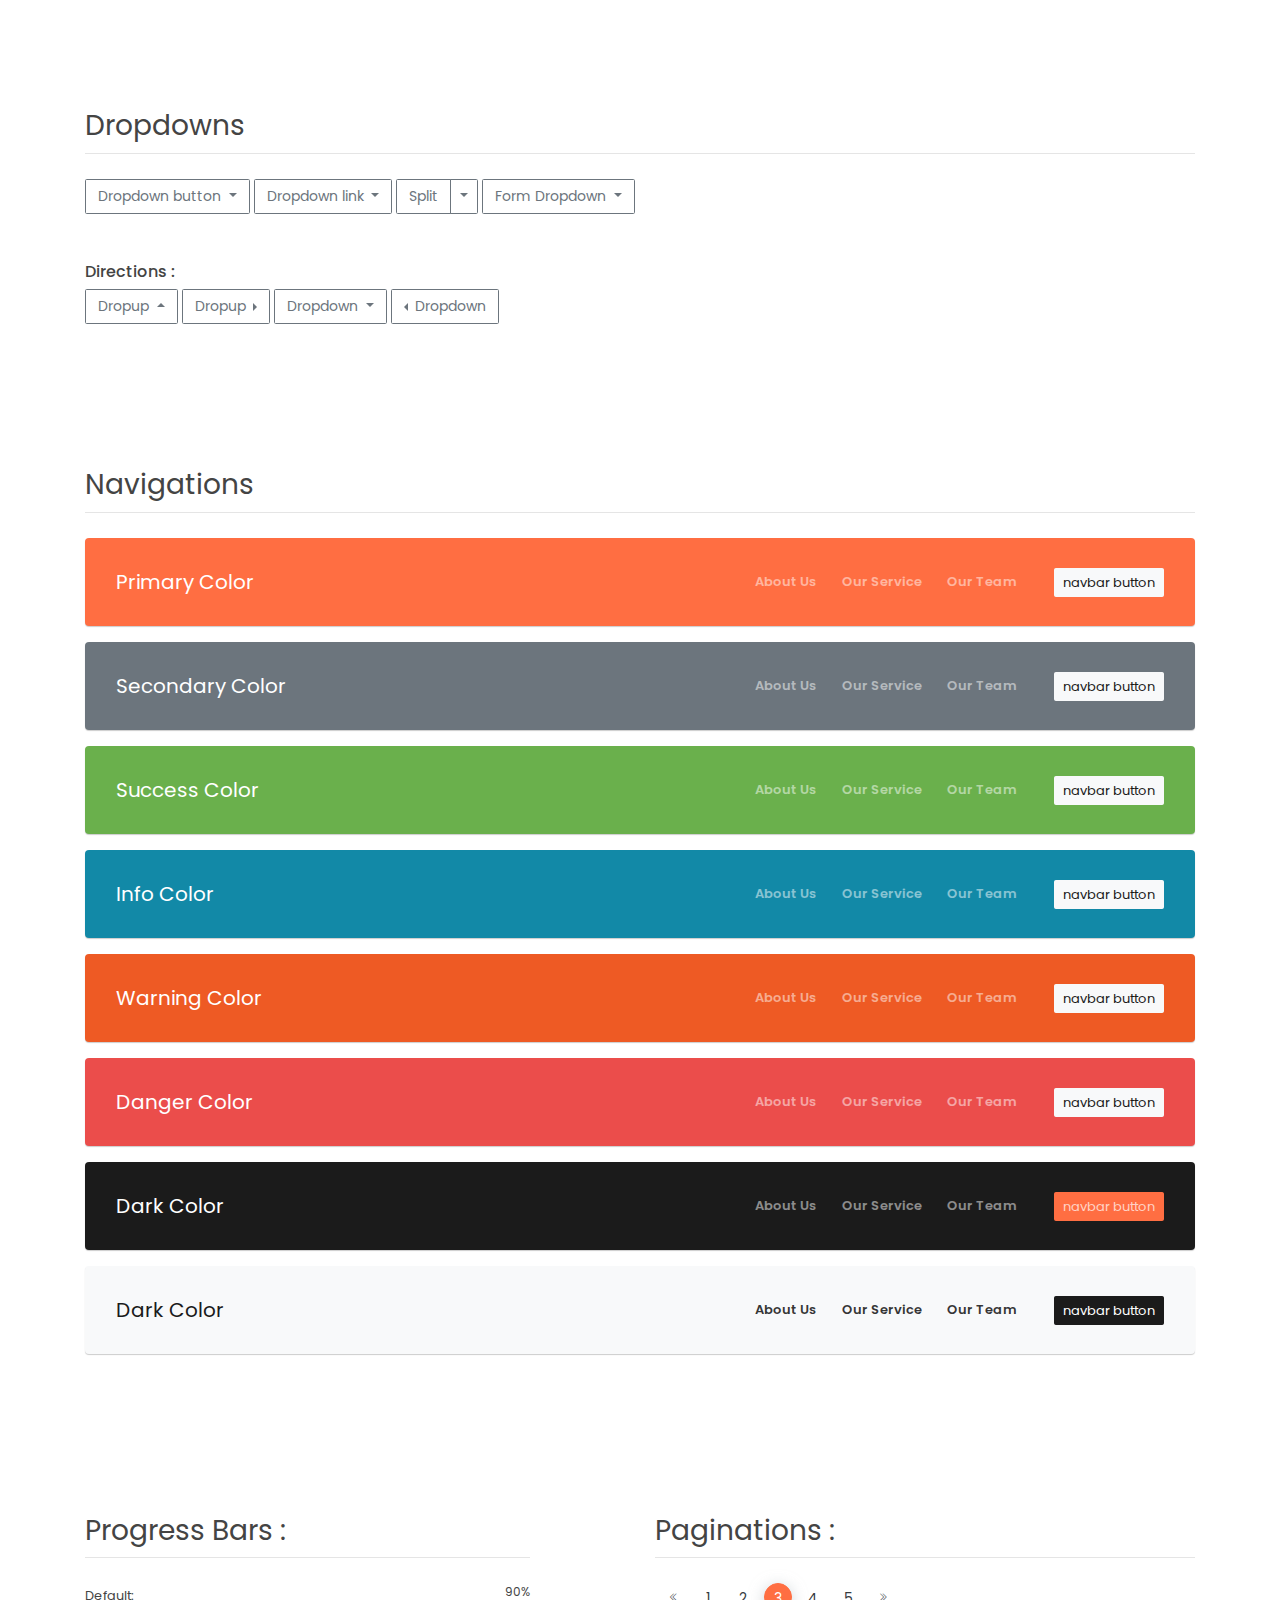
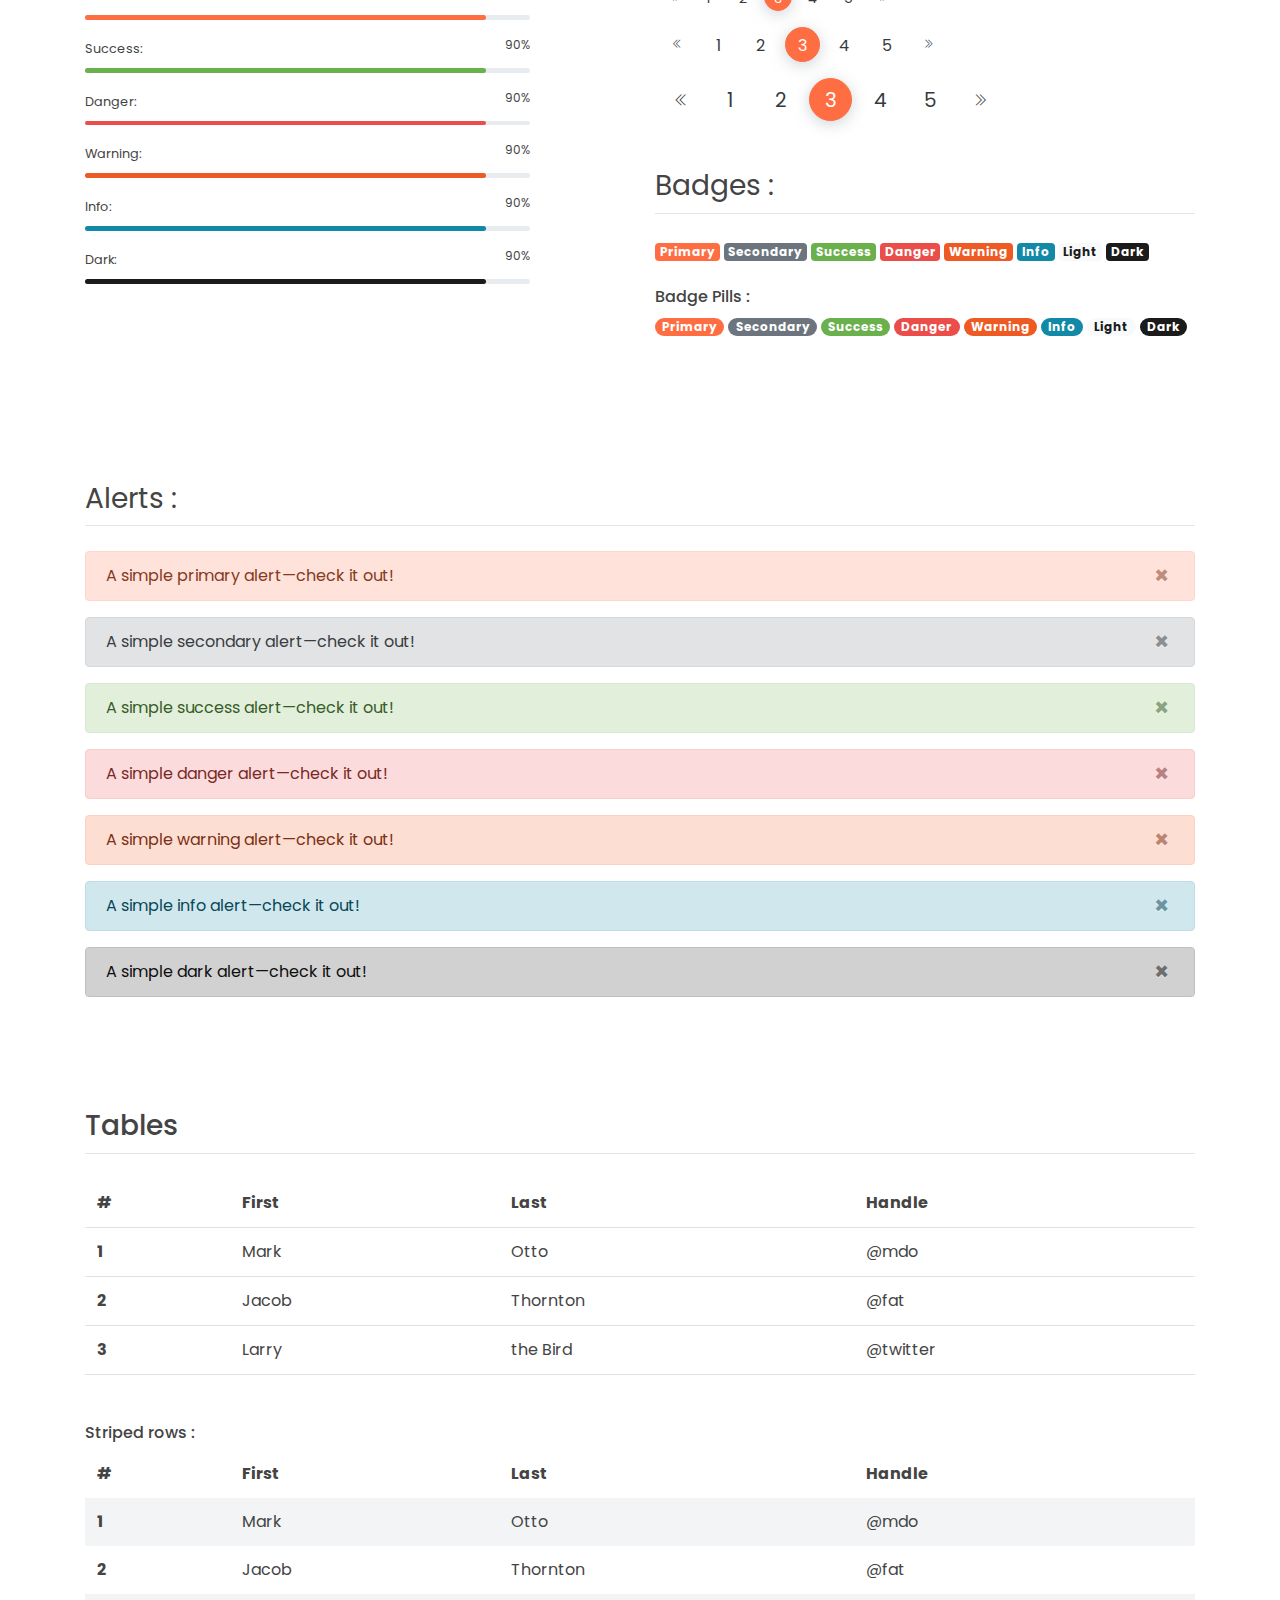
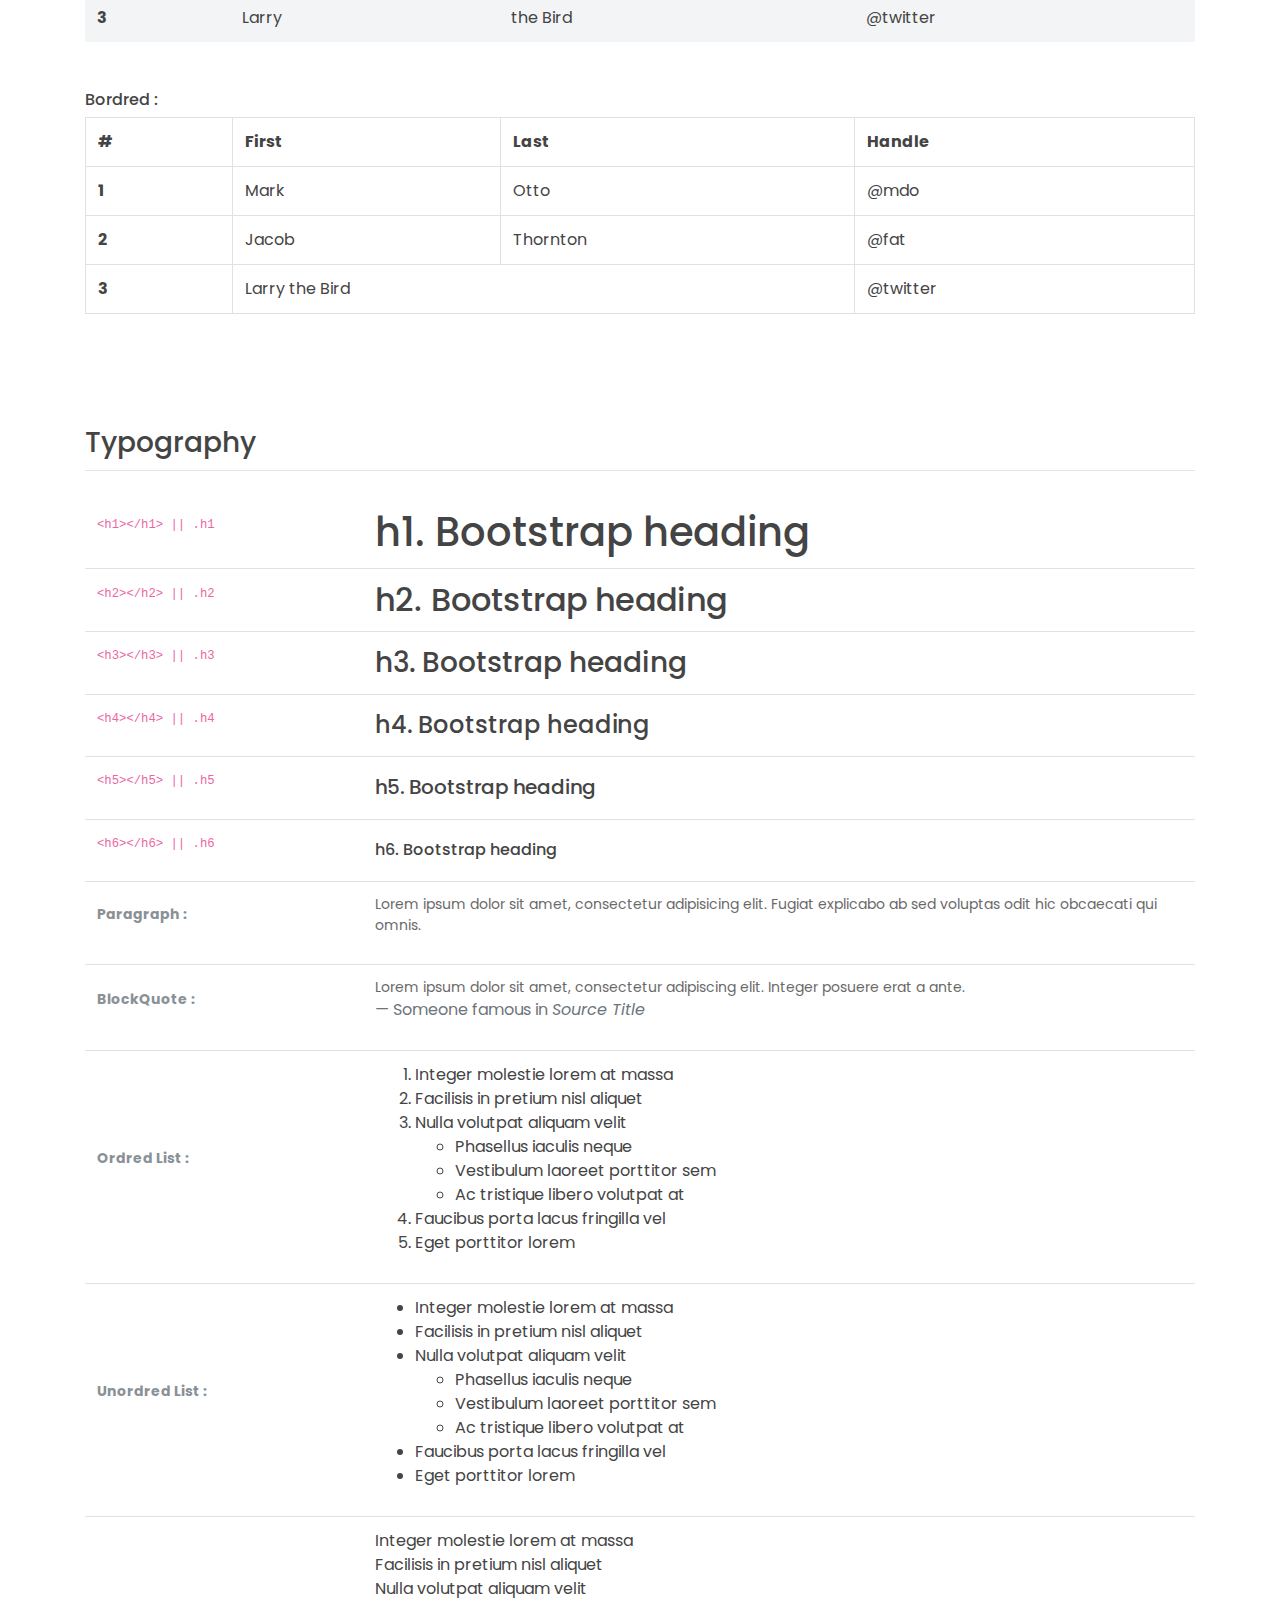
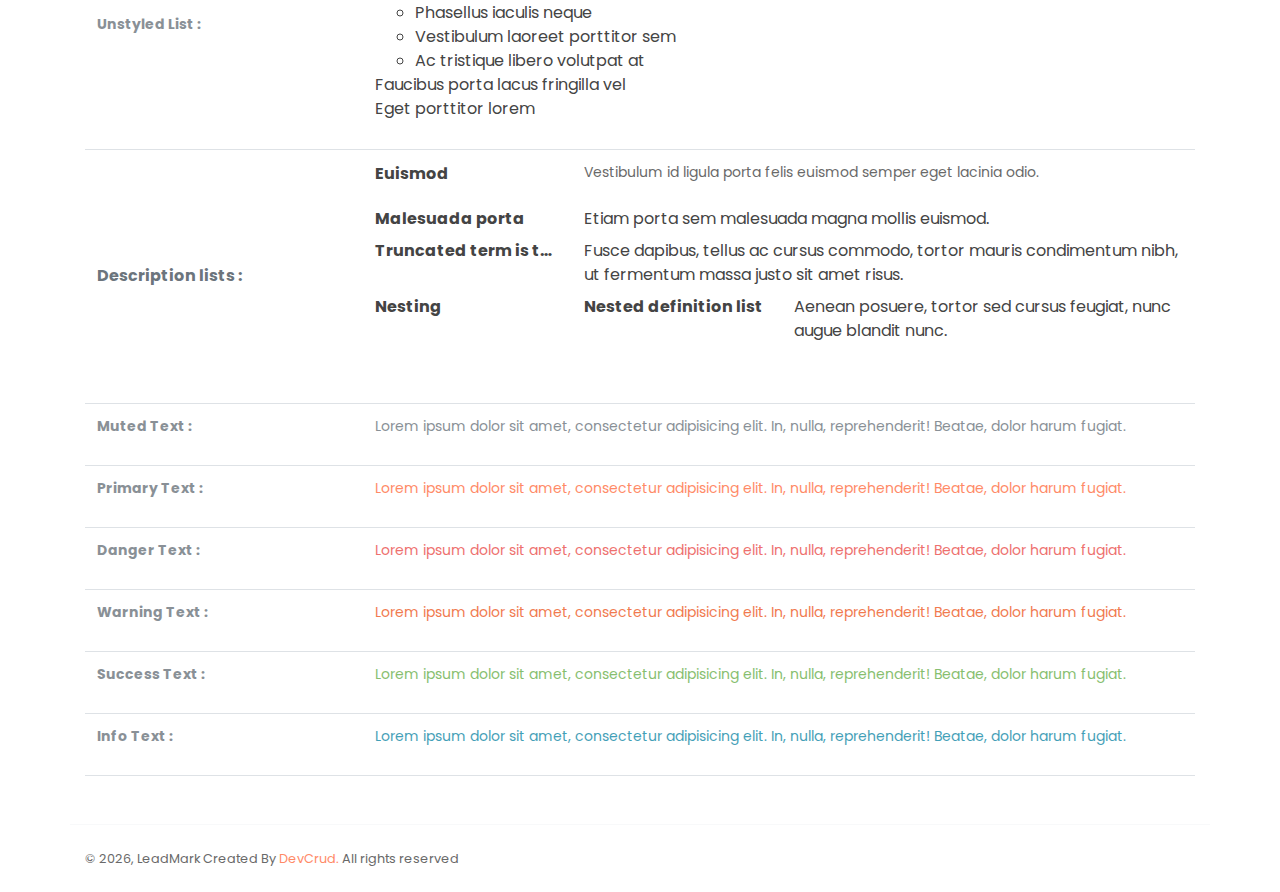
<file: components.html>
<!DOCTYPE html>
<html lang="en">
<head>
   <meta charset="utf-8">
    <meta name="viewport" content="width=device-width, initial-scale=1, shrink-to-fit=no">
    <meta name="description" content="Start your development with LeadMark landing page.">
    <meta name="author" content="Devcrud">
    <title>LeadMark Landing page | Components</title>
   <!-- font icons -->
   <link rel="stylesheet" href="assets/vendors/themify-icons/css/themify-icons.css">
   <!-- Bootstrap + Steller  -->
   <link rel="stylesheet" href="assets/css/leadmark.css">
</head>
<body>

   <!-- Page Header -->
   <header class="header header-mini"> 
      <div class="header-title">Components</div> 
      <nav aria-label="breadcrumb">
         <ol class="breadcrumb">
            <li class="breadcrumb-item"><a href="/">Home</a></li>
            <li class="breadcrumb-item active" aria-current="page">Components</li>
         </ol>
      </nav>
   </header> <!-- End Of Page Header -->

   <!-- main content -->
   <div class="container">

      <!-- Buttons -->
      <h3 class="mt-5">Buttons</h3>
      <hr>
      <h6 class="section-secondary-title">Styles :</h6>
      <button class="btn btn-primary">Default</button>
      <button class="btn btn-outline-primary">outline</button>
      <button class="btn btn-primary rounded">Rounded</button>
      <button class="btn btn-primary rounded"><i class="ti-thumb-up pr-1"></i> With Icon</button>
      <button class="btn btn-primary circle"><i class="ti-heart"></i></button>

      <h6 class="section-secondary-title mt-5">Sizes :</h6>
      <button class="btn btn-primary btn-lg">Large</button>
      <button class="btn btn-primary ">Regular</button>
      <button class="btn btn-primary btn-sm">Small</button>
      <button class="btn btn-primary w-sm ml-3">w-sm</button>
      <button class="btn btn-primary w-md">w-md</button>
      <button class="btn btn-primary w-lg">w-lg</button>

      <h6 class="section-secondary-title mt-5">Colors :</h6>          
      <button type="button" class="btn btn-primary">Primary</button>
      <button type="button" class="btn btn-secondary">Secondary</button>
      <button type="button" class="btn btn-success">Success</button>
      <button type="button" class="btn btn-danger">Danger</button>
      <button type="button" class="btn btn-warning">Warning</button>
      <button type="button" class="btn btn-info">Info</button>
      <button type="button" class="btn btn-light">Light</button>
      <button type="button" class="btn btn-dark">Dark</button>

      <h6 class="section-secondary-title mt-5">Buttons Tags :</h6>
      <button class="btn btn-primary" type="submit">Button</button>
      <input class="btn btn-primary" type="button" value="Input">
      <input class="btn btn-primary" type="submit" value="Submit">
      <input class="btn btn-primary" type="reset" value="Reset">
      
      <!-- devider -->
      <div class="py-5"></div>

      <!-- Inputs -->
      <h3>Inputs</h3>
      <hr>
      <div class="row mt-5">
         <div class="col-md-6">
            <h6 class="section-secondary-title">Form controls :</h6>        
            <div class="form-group">
               <input type="email" class="form-control" id="exampleFormControlInput1" placeholder="Email address">
            </div>
            <div class="form-group">
               <input type="date" class="form-control" id="exampleFormControlInput1" placeholder="Date">
            </div>
            <div class="form-group">
               <input class="form-control" type="text" placeholder="Readonly input here…" readonly>
            </div>
            <div class="form-group">
               <input class="form-control" id="disabledInput" type="text" placeholder="Disabled input here..." disabled>
            </div>
            <div class="form-group">
               <select class="form-control" id="exampleFormControlSelect1">
                  <option>Example select</option>
                  <option>1</option>
                  <option>2</option>
                  <option>3</option>
                  <option>4</option>
                  <option>5</option>
               </select>
            </div>
            <div class="form-group">
               <select multiple class="form-control" id="exampleFormControlSelect2">
                  <option>Example multiple select</option>
                  <option>1</option>
                  <option>2</option>
                  <option>3</option>
                  <option>4</option>
                  <option>5</option>
               </select>
            </div>
            <div class="form-group">
               <textarea class="form-control" id="exampleFormControlTextarea1" rows="3" placeholder="Example textarea"></textarea>
            </div>
         </div>
         <div class="col-md-6">
            <h6 class="section-secondary-title">Sizes :</h6>    
            <div class="form-group">
               <input class="form-control form-control-lg" type="text" placeholder=".form-control-lg">             
            </div>
            <div class="form-group">
               <input class="form-control" type="text" placeholder="Default input">
            </div>
            <div class="form-group">
               <input class="form-control form-control-sm" type="text" placeholder=".form-control-sm"> 
            </div>
         </div>
      </div> <!-- end of inputs -->   

      <!-- devider -->
      <div class="py-5"></div>             

      <!-- Dropdowns -->
      <h3 class="components-section-title font-weight-normal">Dropdowns</h3>
      <hr>
      <div class="dropdown d-inline-block">
         <button class="btn btn-outline-secondary dropdown-toggle" type="button" id="dropdownMenuButton" data-toggle="dropdown" aria-haspopup="true" aria-expanded="false">
         Dropdown button
         </button>
         <div class="dropdown-menu" aria-labelledby="dropdownMenuButton">
         <a class="dropdown-item" href="#">Action</a>
         <a class="dropdown-item" href="#">Another action</a>
         <a class="dropdown-item" href="#">Something else here</a>
         </div>
      </div>
      <div class="dropdown d-inline-block">
         <a class="btn btn-outline-secondary dropdown-toggle" href="#" role="button" id="dropdownMenuLink" data-toggle="dropdown" aria-haspopup="true" aria-expanded="false">
            Dropdown link
         </a>
         <div class="dropdown-menu" aria-labelledby="dropdownMenuLink">
            <a class="dropdown-item" href="#">Action</a>
            <a class="dropdown-item" href="#">Another action</a>
            <a class="dropdown-item" href="#">Something else here</a>
         </div>
      </div>
      <div class="btn-group">
         <button type="button" class="btn btn-outline-secondary">Split</button>
         <button type="button" class="btn btn-outline-secondary dropdown-toggle dropdown-toggle-split" data-toggle="dropdown" aria-haspopup="true" aria-expanded="false">
         <span class="sr-only">Toggle Dropdown</span>
         </button>
         <div class="dropdown-menu">
            <a class="dropdown-item" href="#">Action</a>
            <a class="dropdown-item" href="#">Another action</a>
            <a class="dropdown-item" href="#">Something else here</a>
            <div class="dropdown-divider"></div>
            <a class="dropdown-item" href="#">Separated link</a>
         </div>
      </div>
      <div class="btn-group">
         <button class="btn btn-outline-secondary dropdown-toggle" type="button" id="dropdownMenuButton" data-toggle="dropdown" aria-haspopup="true" aria-expanded="false">
            Form Dropdown
         </button>
         <div class="dropdown-menu form">
            <form class="px-4 py-3">
               <div class="form-group">
                  <input type="email" class="form-control" id="exampleDropdownFormEmail1" placeholder="email@example.com">
               </div>
               <div class="form-group">
                  <input type="password" class="form-control" id="exampleDropdownFormPassword1" placeholder="Password">
               </div>
               <div class="form-check mb-3">
                  <input type="checkbox" class="form-check-input" id="dropdownCheck">
                  <label class="form-check-label" for="dropdownCheck">
                     Remember me
                  </label>
               </div>
               <button type="submit" class="btn btn-primary btn-block">Sign in</button>
            </form>
            <div class="dropdown-divider"></div>
            <a class="dropdown-item" href="#"><small>New around here? Sign up</small></a>
            <a class="dropdown-item" href="#"><small>Forgot password?</small></a>
         </div>
      </div>       
      <h6 class="section-secondary-title mt-5">Directions :</h6>  
      <div class="btn-group dropup">
         <button type="button" class="btn btn-outline-secondary dropdown-toggle" data-toggle="dropdown" aria-haspopup="true" aria-expanded="false">
            Dropup
         </button>
         <div class="dropdown-menu">
            <a class="dropdown-item" href="#">Action</a>
            <a class="dropdown-item" href="#">Another action</a>
            <a class="dropdown-item" href="#">Something else here</a>
            <div class="dropdown-divider"></div>
            <a class="dropdown-item" href="#">Separated link</a>
         </div>
      </div>
      <div class="btn-group dropright">
         <button type="button" class="btn btn-outline-secondary dropdown-toggle" data-toggle="dropdown" aria-haspopup="true" aria-expanded="false">
            Dropup
         </button>
         <div class="dropdown-menu">
            <a class="dropdown-item" href="#">Action</a>
            <a class="dropdown-item" href="#">Another action</a>
            <a class="dropdown-item" href="#">Something else here</a>
            <div class="dropdown-divider"></div>
            <a class="dropdown-item" href="#">Separated link</a>
         </div>
      </div>
      <div class="btn-group">
         <button type="button" class="btn btn-outline-secondary dropdown-toggle" data-toggle="dropdown" aria-haspopup="true" aria-expanded="false">
            Dropdown
         </button>
         <div class="dropdown-menu">
            <a class="dropdown-item" href="#">Action</a>
            <a class="dropdown-item" href="#">Another action</a>
            <a class="dropdown-item" href="#">Something else here</a>
            <div class="dropdown-divider"></div>
            <a class="dropdown-item" href="#">Separated link</a>
         </div>
      </div>
      <div class="btn-group dropleft">
         <button type="button" class="btn btn-outline-secondary dropdown-toggle" data-toggle="dropdown" aria-haspopup="true" aria-expanded="false">
            Dropdown
         </button>
         <div class="dropdown-menu">
            <a class="dropdown-item" href="#">Action</a>
            <a class="dropdown-item" href="#">Another action</a>
            <a class="dropdown-item" href="#">Something else here</a>
            <div class="dropdown-divider"></div>
            <a class="dropdown-item" href="#">Separated link</a>
         </div>
      </div> <!-- end of Dropdowns -->  

      <!-- devider -->
      <div class="py-5"></div>   

      <!-- navbars -->
      <h3 class="components-section-title font-weight-normal mt-5">Navigations</h3>
      <hr>
      <nav class="navbar navbar-expand-sm navbar-dark bg-primary rounded shadow mb-3">
         <div class="container">
            <a class="navbar-brand" href="#">Primary Color</a>
            <button class="navbar-toggler ml-auto" type="button" data-toggle="collapse" data-target="#navbarSupportedContent" aria-controls="navbarSupportedContent" aria-expanded="false" aria-label="Toggle navigation">
            <span class="navbar-toggler-icon"></span>
            </button>
            <div class="collapse navbar-collapse" id="navbarSupportedContent">
               <ul class="navbar-nav ml-auto"> 
                  <li class="nav-item">
                     <a class="nav-link" href="#about">About Us</a>
                  </li>
                  <li class="nav-item">
                     <a class="nav-link" href="#service">Our Service</a>
                  </li>
                  <li class="nav-item">
                     <a class="nav-link" href="#team">Our Team</a>
                  </li>
                  <li class="nav-item">
                     <a href="#book-table" class="ml-4 mt-1 btn btn-light btn-sm">navbar button</a>
                  </li>
               </ul>                       
            </div>
         </div>
      </nav>
      <nav class="navbar navbar-expand-sm navbar-dark bg-secondary rounded shadow mb-3">
         <div class="container">
            <a class="navbar-brand" href="#">Secondary Color</a>
            <button class="navbar-toggler ml-auto" type="button" data-toggle="collapse" data-target="#navbarSupportedContent" aria-controls="navbarSupportedContent" aria-expanded="false" aria-label="Toggle navigation">
            <span class="navbar-toggler-icon"></span>
            </button>
            <div class="collapse navbar-collapse" id="navbarSupportedContent">
               <ul class="navbar-nav ml-auto"> 
                  <li class="nav-item">
                     <a class="nav-link" href="#about">About Us</a>
                  </li>
                  <li class="nav-item">
                     <a class="nav-link" href="#service">Our Service</a>
                  </li>
                  <li class="nav-item">
                     <a class="nav-link" href="#team">Our Team</a>
                  </li>
                  <li class="nav-item">
                     <a href="#book-table" class="ml-4 mt-1 btn btn-light btn-sm">navbar button</a>
                  </li>
               </ul>                       
            </div>
         </div>
      </nav>
      <nav class="navbar navbar-expand-sm navbar-dark bg-success rounded shadow mb-3">
         <div class="container">
            <a class="navbar-brand" href="#">Success Color</a>
            <button class="navbar-toggler ml-auto" type="button" data-toggle="collapse" data-target="#navbarSupportedContent" aria-controls="navbarSupportedContent" aria-expanded="false" aria-label="Toggle navigation">
            <span class="navbar-toggler-icon"></span>
            </button>
            <div class="collapse navbar-collapse" id="navbarSupportedContent">
               <ul class="navbar-nav ml-auto"> 
                  <li class="nav-item">
                     <a class="nav-link" href="#about">About Us</a>
                  </li>
                  <li class="nav-item">
                     <a class="nav-link" href="#service">Our Service</a>
                  </li>
                  <li class="nav-item">
                     <a class="nav-link" href="#team">Our Team</a>
                  </li>
                  <li class="nav-item">
                     <a href="#book-table" class="ml-4 mt-1 btn btn-light btn-sm">navbar button</a>
                  </li>
               </ul>                       
            </div>
         </div>
      </nav>
      <nav class="navbar navbar-expand-sm navbar-dark bg-info rounded shadow mb-3">
         <div class="container">
            <a class="navbar-brand" href="#">Info Color</a>
            <button class="navbar-toggler ml-auto" type="button" data-toggle="collapse" data-target="#navbarSupportedContent" aria-controls="navbarSupportedContent" aria-expanded="false" aria-label="Toggle navigation">
            <span class="navbar-toggler-icon"></span>
            </button>
            <div class="collapse navbar-collapse" id="navbarSupportedContent">
               <ul class="navbar-nav ml-auto"> 
                  <li class="nav-item">
                     <a class="nav-link" href="#about">About Us</a>
                  </li>
                  <li class="nav-item">
                     <a class="nav-link" href="#service">Our Service</a>
                  </li>
                  <li class="nav-item">
                     <a class="nav-link" href="#team">Our Team</a>
                  </li>
                  <li class="nav-item">
                     <a href="#book-table" class="ml-4 mt-1 btn btn-light btn-sm">navbar button</a>
                  </li>
               </ul>                       
            </div>
         </div>
      </nav>
      <nav class="navbar navbar-expand-sm navbar-dark bg-warning rounded shadow mb-3">
         <div class="container">
            <a class="navbar-brand" href="#">Warning Color</a>
            <button class="navbar-toggler ml-auto" type="button" data-toggle="collapse" data-target="#navbarSupportedContent" aria-controls="navbarSupportedContent" aria-expanded="false" aria-label="Toggle navigation">
            <span class="navbar-toggler-icon"></span>
            </button>
            <div class="collapse navbar-collapse" id="navbarSupportedContent">
               <ul class="navbar-nav ml-auto"> 
                  <li class="nav-item">
                     <a class="nav-link" href="#about">About Us</a>
                  </li>
                  <li class="nav-item">
                     <a class="nav-link" href="#service">Our Service</a>
                  </li>
                  <li class="nav-item">
                     <a class="nav-link" href="#team">Our Team</a>
                  </li>
                  <li class="nav-item">
                     <a href="#book-table" class="ml-4 mt-1 btn btn-light btn-sm">navbar button</a>
                  </li>
               </ul>                       
            </div>
         </div>
      </nav>
      <nav class="navbar navbar-expand-sm navbar-dark bg-danger rounded shadow mb-3">
         <div class="container">
            <a class="navbar-brand" href="#">Danger Color</a>
            <button class="navbar-toggler ml-auto" type="button" data-toggle="collapse" data-target="#navbarSupportedContent" aria-controls="navbarSupportedContent" aria-expanded="false" aria-label="Toggle navigation">
            <span class="navbar-toggler-icon"></span>
            </button>
            <div class="collapse navbar-collapse" id="navbarSupportedContent">
               <ul class="navbar-nav ml-auto"> 
                  <li class="nav-item">
                     <a class="nav-link" href="#about">About Us</a>
                  </li>
                  <li class="nav-item">
                     <a class="nav-link" href="#service">Our Service</a>
                  </li>
                  <li class="nav-item">
                     <a class="nav-link" href="#team">Our Team</a>
                  </li>
                  <li class="nav-item">
                     <a href="#book-table" class="ml-4 mt-1 btn btn-light btn-sm">navbar button</a>
                  </li>
               </ul>                       
            </div>
         </div>
      </nav>
      <nav class="navbar navbar-expand-sm navbar-dark bg-dark rounded shadow mb-3">
         <div class="container">
            <a class="navbar-brand" href="#">Dark Color</a>
            <button class="navbar-toggler ml-auto" type="button" data-toggle="collapse" data-target="#navbarSupportedContent" aria-controls="navbarSupportedContent" aria-expanded="false" aria-label="Toggle navigation">
            <span class="navbar-toggler-icon"></span>
            </button>
            <div class="collapse navbar-collapse" id="navbarSupportedContent">
               <ul class="navbar-nav ml-auto"> 
                  <li class="nav-item">
                     <a class="nav-link" href="#about">About Us</a>
                  </li>
                  <li class="nav-item">
                     <a class="nav-link" href="#service">Our Service</a>
                  </li>
                  <li class="nav-item">
                     <a class="nav-link" href="#team">Our Team</a>
                  </li>
                  <li class="nav-item">
                     <a href="#book-table" class="ml-4 mt-1 btn btn-primary btn-sm">navbar button</a>
                  </li>
               </ul>                       
            </div>
         </div>
      </nav>
      <nav class="navbar navbar-expand-sm navbar-light bg-light rounded shadow mb-3">
         <div class="container">
            <a class="navbar-brand" href="#">Dark Color</a>
            <button class="navbar-toggler ml-auto" type="button" data-toggle="collapse" data-target="#navbarSupportedContent" aria-controls="navbarSupportedContent" aria-expanded="false" aria-label="Toggle navigation">
            <span class="navbar-toggler-icon"></span>
            </button>
            <div class="collapse navbar-collapse" id="navbarSupportedContent">
               <ul class="navbar-nav ml-auto"> 
                  <li class="nav-item">
                     <a class="nav-link" href="#about">About Us</a>
                  </li>
                  <li class="nav-item">
                     <a class="nav-link" href="#service">Our Service</a>
                  </li>
                  <li class="nav-item">
                     <a class="nav-link" href="#team">Our Team</a>
                  </li>
                  <li class="nav-item">
                     <a href="#book-table" class="ml-4 mt-1 btn btn-dark btn-sm">navbar button</a>
                  </li>
               </ul>                       
            </div>
         </div>
      </nav>
      <!-- End of navbars -->

      <!-- devider -->
      <div class="py-5"></div>   
      
      <!-- progress bars -->
      <div class="row justify-content-between">
         <div class="col-md-5">
            <h3 class="components-section-title font-weight-normal mt-5">Progress Bars :</h3>
            <hr>
            <small>Default: </small>
            <div class="progress mt-2 mb-3">
               <div class="progress-bar" role="progressbar" style="width: 90%" aria-valuenow="25" aria-valuemin="0" aria-valuemax="100"><span>90%</span></div>
            </div>
            <small>Success:</small>
            <div class="progress mt-2 mb-3">
               <div class="progress-bar bg-success" role="progressbar" style="width: 90%" aria-valuenow="25" aria-valuemin="0" aria-valuemax="100"><span>90%</span></div>
            </div>
            <small>Danger:</small>
            <div class="progress mt-2 mb-3">
               <div class="progress-bar bg-danger" role="progressbar" style="width: 90%" aria-valuenow="25" aria-valuemin="0" aria-valuemax="100"><span>90%</span></div>
            </div>
            <small>Warning:</small>
            <div class="progress mt-2 mb-3">
               <div class="progress-bar bg-warning" role="progressbar" style="width: 90%" aria-valuenow="25" aria-valuemin="0" aria-valuemax="100"><span>90%</span></div>
            </div>
            <small>Info:</small>
            <div class="progress mt-2 mb-3">
               <div class="progress-bar bg-info" role="progressbar" style="width: 90%" aria-valuenow="25" aria-valuemin="0" aria-valuemax="100"><span>90%</span></div>
            </div>
            <small>Dark:</small>
            <div class="progress mt-2 mb-3">
               <div class="progress-bar bg-dark" role="progressbar" style="width: 90%" aria-valuenow="25" aria-valuemin="0" aria-valuemax="100"><span>90%</span></div>
            </div>
         </div>
         <div class="col-md-6">
            <h3 class="components-section-title font-weight-normal mt-5">Paginations :</h3>
            <hr>
            <nav aria-label="Page navigation example">
               <ul class="pagination pagination-sm">
                  <li class="page-item"><a class="page-link" href="#"><i class="ti-angle-double-left"></i></a></li>
                  <li class="page-item"><a class="page-link" href="#">1</a></li>
                  <li class="page-item"><a class="page-link" href="#">2</a></li>
                  <li class="page-item active"><a class="page-link" href="#">3</a></li>
                  <li class="page-item"><a class="page-link" href="#">4</a></li>
                  <li class="page-item"><a class="page-link" href="#">5</a></li>
                  <li class="page-item"><a class="page-link" href="#"><i class="ti-angle-double-right"></i></a></li>
               </ul>
            </nav>
            <nav aria-label="Page navigation example">
               <ul class="pagination">
               <li class="page-item"><a class="page-link" href="#"><i class="ti-angle-double-left"></i></a></li>
                  <li class="page-item"><a class="page-link" href="#">1</a></li>
                  <li class="page-item"><a class="page-link" href="#">2</a></li>
                  <li class="page-item active"><a class="page-link" href="#">3</a></li>
                  <li class="page-item"><a class="page-link" href="#">4</a></li>
                  <li class="page-item"><a class="page-link" href="#">5</a></li>
                  <li class="page-item"><a class="page-link" href="#"><i class="ti-angle-double-right"></i></a></li>
               </ul>
            </nav>
            <nav aria-label="Page navigation example">
               <ul class="pagination pagination-lg">
                  <li class="page-item"><a class="page-link" href="#"><i class="ti-angle-double-left"></i></a></li>
                  <li class="page-item"><a class="page-link" href="#">1</a></li>
                  <li class="page-item"><a class="page-link" href="#">2</a></li>
                  <li class="page-item active"><a class="page-link" href="#">3</a></li>
                  <li class="page-item"><a class="page-link" href="#">4</a></li>
                  <li class="page-item"><a class="page-link" href="#">5</a></li>
                  <li class="page-item"><a class="page-link" href="#"><i class="ti-angle-double-right"></i></a></li>
               </ul>
            </nav>

            <!-- Badges -->
            <h3 class="components-section-title font-weight-normal mt-5">Badges :</h3>
            <hr>
            <span class="badge badge-primary">Primary</span>
            <span class="badge badge-secondary">Secondary</span>
            <span class="badge badge-success">Success</span>
            <span class="badge badge-danger">Danger</span>
            <span class="badge badge-warning">Warning</span>
            <span class="badge badge-info">Info</span>
            <span class="badge badge-light">Light</span>
            <span class="badge badge-dark">Dark</span>
            <h6 class="section-secondary-title mt-4 mb-2">Badge Pills :</h6>
            <span class="badge badge-pill badge-primary">Primary</span>
            <span class="badge badge-pill badge-secondary">Secondary</span>
            <span class="badge badge-pill badge-success">Success</span>
            <span class="badge badge-pill badge-danger">Danger</span>
            <span class="badge badge-pill badge-warning">Warning</span>
            <span class="badge badge-pill badge-info">Info</span>
            <span class="badge badge-pill badge-light">Light</span>
            <span class="badge badge-pill badge-dark">Dark</span>
         </div>
      </div> <!-- End of Progress bars -->

      <!-- devider -->
      <div class="py-5"></div>  

      <!-- Alerts -->
      <h3 class="components-section-title font-weight-normal mt-5">Alerts :</h3>
      <hr>
      <div class="alert alert-primary alert-dismissible fade show" role="alert">
         A simple primary alert—check it out!
         <button type="button" class="close" data-dismiss="alert" aria-label="Close">
            <span aria-hidden="true">&times;</span>
         </button>
      </div>
      <div class="alert alert-secondary alert-dismissible fade show" role="alert">
         A simple secondary alert—check it out!
         <button type="button" class="close" data-dismiss="alert" aria-label="Close">
            <span aria-hidden="true">&times;</span>
         </button>
      </div>
      <div class="alert alert-success alert-dismissible fade show" role="alert">
         A simple success alert—check it out!
         <button type="button" class="close" data-dismiss="alert" aria-label="Close">
            <span aria-hidden="true">&times;</span>
         </button>
      </div>
      <div class="alert alert-danger alert-dismissible fade show" role="alert">
         A simple danger alert—check it out!
         <button type="button" class="close" data-dismiss="alert" aria-label="Close">
            <span aria-hidden="true">&times;</span>
         </button>
      </div>
      <div class="alert alert-warning alert-dismissible fade show" role="alert">
         A simple warning alert—check it out!
         <button type="button" class="close" data-dismiss="alert" aria-label="Close">
            <span aria-hidden="true">&times;</span>
         </button>
      </div>
      <div class="alert alert-info alert-dismissible fade show" role="alert">
         A simple info alert—check it out!
         <button type="button" class="close" data-dismiss="alert" aria-label="Close">
            <span aria-hidden="true">&times;</span>
         </button>
      </div>
      <div class="alert alert-dark alert-dismissible fade show" role="alert">
         A simple dark alert—check it out!
         <button type="button" class="close" data-dismiss="alert" aria-label="Close">
            <span aria-hidden="true">&times;</span>
         </button>
      </div>
      <!-- end of alerts -->

      <!-- devider -->
      <div class="py-5"></div> 
   
      <!-- tables -->
      <h3 class="components-section-title">Tables</h3>
      <hr>
      <table class="table">
         <thead>
            <tr>
               <th scope="col">#</th>
               <th scope="col">First</th>
               <th scope="col">Last</th>
               <th scope="col">Handle</th>
            </tr>
         </thead>
         <tbody>
            <tr>
               <th scope="row">1</th>
               <td>Mark</td>
               <td>Otto</td>
               <td>@mdo</td>
            </tr>
            <tr>
               <th scope="row">2</th>
               <td>Jacob</td>
               <td>Thornton</td>
               <td>@fat</td>
            </tr>
            <tr>
               <th scope="row">3</th>
               <td>Larry</td>
               <td>the Bird</td>
               <td>@twitter</td>
            </tr>
         </tbody>
      </table>

      <h6 class="section-secondary-title mt-5">Striped rows :</h6>
      <table class="table table-striped">
         <thead>
            <tr>
               <th scope="col">#</th>
               <th scope="col">First</th>
               <th scope="col">Last</th>
               <th scope="col">Handle</th>
            </tr>
         </thead>
         <tbody>
            <tr>
               <th scope="row">1</th>
               <td>Mark</td>
               <td>Otto</td>
               <td>@mdo</td>
            </tr>
            <tr>
               <th scope="row">2</th>
               <td>Jacob</td>
               <td>Thornton</td>
               <td>@fat</td>
            </tr>
            <tr>
               <th scope="row">3</th>
               <td>Larry</td>
               <td>the Bird</td>
               <td>@twitter</td>
            </tr>
         </tbody>
      </table>

      <h6 class="section-secondary-title mt-5">Bordred :</h6>
      <table class="table table-bordered">
         <thead>
            <tr>
               <th scope="col">#</th>
               <th scope="col">First</th>
               <th scope="col">Last</th>
               <th scope="col">Handle</th>
            </tr>
         </thead>
         <tbody>
            <tr>
               <th scope="row">1</th>
               <td>Mark</td>
               <td>Otto</td>
               <td>@mdo</td>
            </tr>
            <tr>
               <th scope="row">2</th>
               <td>Jacob</td>
               <td>Thornton</td>
               <td>@fat</td>
            </tr>
            <tr>
               <th scope="row">3</th>
               <td colspan="2">Larry the Bird</td>
               <td>@twitter</td>
            </tr>
         </tbody>
      </table>
      <!-- end of tables -->

      <!-- devider -->
      <div class="py-5"></div> 

      <!-- typography -->
      <h3 class="components-section-title">Typography</h3>
      <hr>
      <table class="table table-borderless v-align-center">
         <tbody>
            <tr>
               <td>
                  <p><code class="highlighter-rouge">&lt;h1&gt;&lt;/h1&gt; || .h1</code></p>
               </td>
               <td class="w-75"><span class="h1">h1. Bootstrap heading</span></td>
            </tr>
            <tr>
               <td>
                  <p><code class="highlighter-rouge">&lt;h2&gt;&lt;/h2&gt; || .h2</code></p>
               </td>
               <td><span class="h2">h2. Bootstrap heading</span></td>
            </tr>
            <tr>
               <td>
                  <p><code class="highlighter-rouge">&lt;h3&gt;&lt;/h3&gt; || .h3</code></p>
               </td>
               <td><span class="h3">h3. Bootstrap heading</span></td>
            </tr>
            <tr>
               <td>
                  <p><code class="highlighter-rouge">&lt;h4&gt;&lt;/h4&gt; || .h4</code></p>
               </td>
               <td><span class="h4">h4. Bootstrap heading</span></td>
            </tr>
            <tr>
               <td>
                  <p><code class="highlighter-rouge">&lt;h5&gt;&lt;/h5&gt; || .h5</code></p>
               </td>
               <td><span class="h5">h5. Bootstrap heading</span></td>
            </tr>
            <tr>
               <td>
                  <p><code class="highlighter-rouge">&lt;h6&gt;&lt;/h6&gt; || .h6</code></p>
               </td>
               <td><span class="h6">h6. Bootstrap heading</span></td>
            </tr>
            <tr>
               <td>
                  <p class="font-weight-bold text-muted">Paragraph :</p>
               </td>
               <td><p>Lorem ipsum dolor sit amet, consectetur adipisicing elit. Fugiat explicabo ab sed voluptas odit hic obcaecati qui omnis.</p></td>
            </tr>
            <tr>
               <td>
                  <p class="font-weight-bold text-muted">BlockQuote :</p>
               </td>
               <td>
                  <blockquote class="blockquote">
                     <p class="mb-0">Lorem ipsum dolor sit amet, consectetur adipiscing elit. Integer posuere erat a ante.</p>
                     <footer class="blockquote-footer">Someone famous in <cite title="Source Title">Source Title</cite></footer>
                  </blockquote>
               </td>
            </tr>

            <tr>
               <td><p class="font-weight-bold text-muted">Ordred List :</p></td>
               <td>
                  <ol>
                     <li>Integer molestie lorem at massa</li>
                     <li>Facilisis in pretium nisl aliquet</li>
                     <li>Nulla volutpat aliquam velit
                        <ul>
                           <li>Phasellus iaculis neque</li>
                           <li>Vestibulum laoreet porttitor sem</li>
                           <li>Ac tristique libero volutpat at</li>
                        </ul>
                     </li>
                     <li>Faucibus porta lacus fringilla vel</li>
                     <li>Eget porttitor lorem</li>
                  </ol>
               </td>
            </tr>
            <tr>
               <td><p class="font-weight-bold text-muted">Unordred List :</p></td>
               <td>
                  <ul >
                     <li>Integer molestie lorem at massa</li>
                     <li>Facilisis in pretium nisl aliquet</li>
                     <li>Nulla volutpat aliquam velit
                        <ul>
                           <li>Phasellus iaculis neque</li>
                           <li>Vestibulum laoreet porttitor sem</li>
                           <li>Ac tristique libero volutpat at</li>
                        </ul>
                     </li>
                     <li>Faucibus porta lacus fringilla vel</li>
                     <li>Eget porttitor lorem</li>
                  </ul>
               </td>
            </tr>
            <tr>
               <td><p class="font-weight-bold text-muted">Unstyled List :</p></td>
               <td>
                  <ul class="list-unstyled">
                     <li>Integer molestie lorem at massa</li>
                     <li>Facilisis in pretium nisl aliquet</li>
                     <li>Nulla volutpat aliquam velit
                        <ul>
                           <li>Phasellus iaculis neque</li>
                           <li>Vestibulum laoreet porttitor sem</li>
                           <li>Ac tristique libero volutpat at</li>
                        </ul>
                     </li>
                     <li>Faucibus porta lacus fringilla vel</li>
                     <li>Eget porttitor lorem</li>
                  </ul>
               </td>
            </tr>
            <tr>
               <td class="font-weight-bold text-muted">Description lists : </td>
               <td>
                  <dl class="row">
                     <dt class="col-sm-3">Euismod</dt>
                     <dd class="col-sm-9">
                        <p>Vestibulum id ligula porta felis euismod semper eget lacinia odio.</p>
                     </dd>

                     <dt class="col-sm-3">Malesuada porta</dt>
                     <dd class="col-sm-9">Etiam porta sem malesuada magna mollis euismod.</dd>

                     <dt class="col-sm-3 text-truncate">Truncated term is truncated</dt>
                     <dd class="col-sm-9">Fusce dapibus, tellus ac cursus commodo, tortor mauris condimentum nibh, ut fermentum massa justo sit amet risus.</dd>

                     <dt class="col-sm-3">Nesting</dt>
                     <dd class="col-sm-9">
                        <dl class="row">
                           <dt class="col-sm-4">Nested definition list</dt>
                           <dd class="col-sm-8">Aenean posuere, tortor sed cursus feugiat, nunc augue blandit nunc.</dd>
                        </dl>
                     </dd>
                  </dl>
               </td>
            </tr>
            <tr>
               <td>
                  <p class="font-weight-bold text-muted">Muted Text :</p>
               </td>
               <td>
                  <p class="text-muted">Lorem ipsum dolor sit amet, consectetur adipisicing elit. In, nulla, reprehenderit! Beatae, dolor harum fugiat.</p>
               </td>
            </tr>
            <tr>
               <td>
                  <p class="font-weight-bold text-muted">Primary Text :</p>
               </td>
               <td>
                  <p class="text-primary">Lorem ipsum dolor sit amet, consectetur adipisicing elit. In, nulla, reprehenderit! Beatae, dolor harum fugiat.</p>
               </td>
            </tr>
            <tr>
               <td>
                  <p class="font-weight-bold text-muted">Danger Text :</p>
               </td>
               <td>
                  <p class="text-danger">Lorem ipsum dolor sit amet, consectetur adipisicing elit. In, nulla, reprehenderit! Beatae, dolor harum fugiat.</p>
               </td>
            </tr>
            <tr>
               <td>
                  <p class="font-weight-bold text-muted">Warning Text :</p>
               </td>
               <td>
                  <p class="text-warning">Lorem ipsum dolor sit amet, consectetur adipisicing elit. In, nulla, reprehenderit! Beatae, dolor harum fugiat.</p>
               </td>
            </tr>
            <tr>
               <td>
                  <p class="font-weight-bold text-muted">Success Text :</p>
               </td>
               <td>
                  <p class="text-success">Lorem ipsum dolor sit amet, consectetur adipisicing elit. In, nulla, reprehenderit! Beatae, dolor harum fugiat.</p>
               </td>
            </tr>
            <tr>
               <td>
                  <p class="font-weight-bold text-muted">Info Text :</p>
               </td>
               <td>
                  <p class="text-info">Lorem ipsum dolor sit amet, consectetur adipisicing elit. In, nulla, reprehenderit! Beatae, dolor harum fugiat.</p>
               </td>
            </tr>
         </tbody>
      </table>
   </div>
   <!-- end of typography -->

   <!-- Page Footer -->
   <footer class="container mt-5 py-4 border-top border-light">
       <p class="mb-0 small">&copy; <script>document.write(new Date().getFullYear())</script>, LeadMark Created By <a href="https://www.devcrud.com" target="_blank">DevCrud.</a>  All rights reserved </p>     
   </footer>
   <!-- End of Page Footer -->  
   
   <!-- core  -->
   <script src="assets/vendors/jquery/jquery-3.4.1.js"></script>
   <script src="assets/vendors/bootstrap/bootstrap.bundle.js"></script>

</body>
</html>
</file>
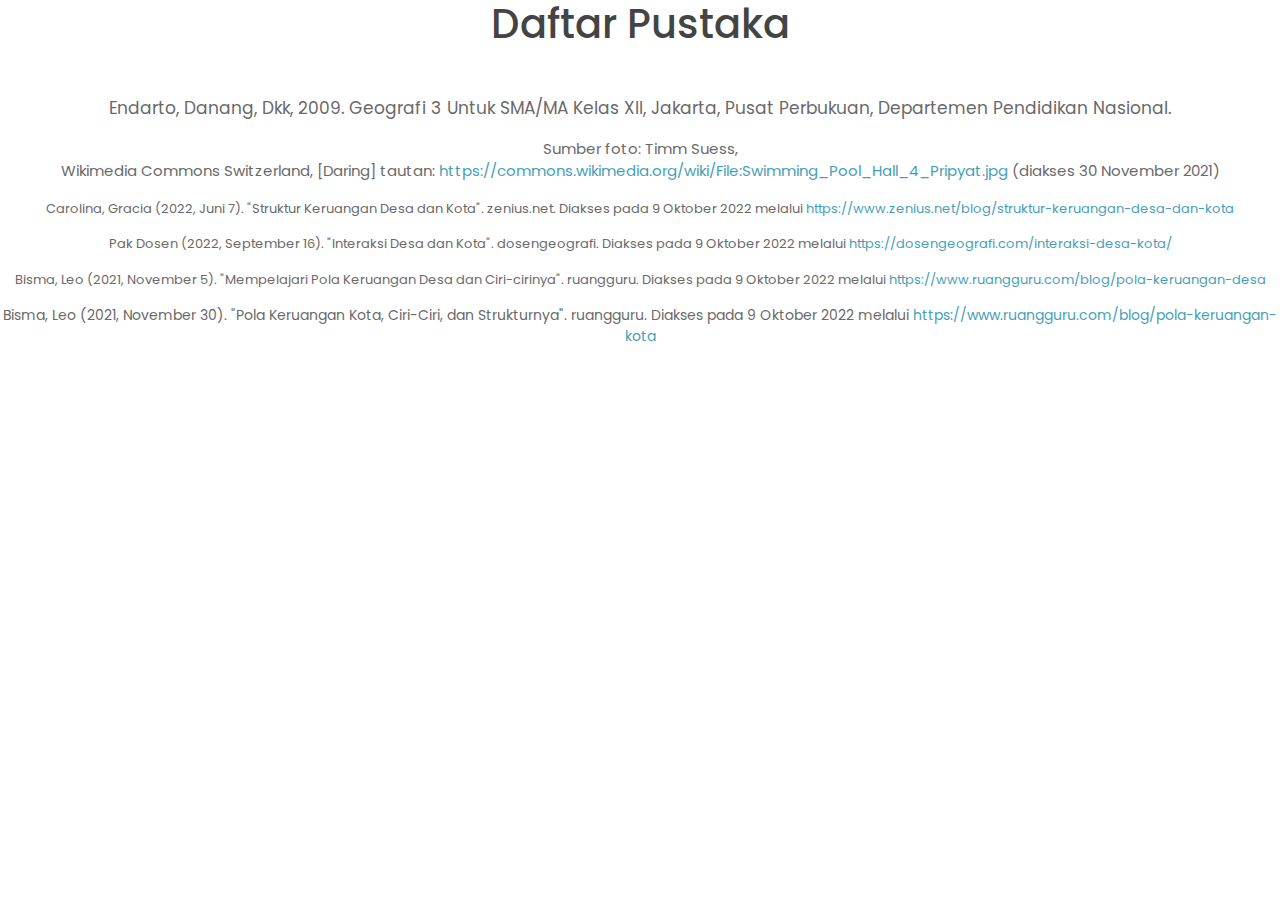
<file: daftarpustaka.html>
<!DOCTYPE html>
<html>
<head>
	<meta charset="utf-8">
	<meta name="viewport" content="width=device-width, initial-scale=1">
	<title>Daftar Pustaka</title>
	 <link rel="stylesheet" href="assets/vendors/themify-icons/css/themify-icons.css">
    <!-- Bootstrap + LeadMark main styles -->
    <link rel="stylesheet" href="assets/css/leadmark.css">
</head>
<body>
      <section>
      	<div class="text-center title">
      		<h1>Daftar Pustaka</h1>
      	</div>
      	<div class="text-center mt-5">
      		<p style="font-size:17px;">Endarto, Danang, Dkk, 2009. Geografi 3 Untuk SMA/MA Kelas XII, Jakarta, Pusat Perbukuan, Departemen Pendidikan Nasional.</p>
      		<p style="font-size:15px;">
      				<span>Sumber foto:</span>
Timm Suess,  <br>Wikimedia Commons Switzerland, [Daring] tautan: <a class="text-info" href="https://commons.wikimedia.org/wiki/File:Swimming_Pool_Hall_4_Pripyat.jpg">https://commons.wikimedia.org/wiki/File:Swimming_Pool_Hall_4_Pripyat.jpg</a> (diakses 30 November 2021)
      		</p>
      		<p style="font-size:13px;">
      			Carolina, Gracia (2022, Juni 7). "Struktur Keruangan Desa dan Kota". zenius.net. Diakses pada 9 Oktober 2022 melalui <a class="text-info" href="https://www.zenius.net/blog/struktur-keruangan-desa-dan-kota">
      				https://www.zenius.net/blog/struktur-keruangan-desa-dan-kota
      			</a>

      		</p>
      		<p style="font-size:13px;">
      			Pak Dosen (2022, September 16). "Interaksi Desa dan Kota". dosengeografi. Diakses pada 9 Oktober 2022 melalui <a class="text-info" href="https://dosengeografi.com/interaksi-desa-kota/">https://dosengeografi.com/interaksi-desa-kota/</a>

      		</p>
      		<p style="font-size:13px;">
      			Bisma, Leo (2021, November 5). "Mempelajari Pola Keruangan Desa dan Ciri-cirinya". ruangguru. Diakses pada 9 Oktober 2022 melalui <a class="text-info" href="https://www.ruangguru.com/blog/pola-keruangan-desa">https://www.ruangguru.com/blog/pola-keruangan-desa</a>

      		</p>
      		<p>
      			Bisma, Leo (2021, November 30). "Pola Keruangan Kota, Ciri-Ciri, dan Strukturnya". ruangguru. Diakses pada 9 Oktober 2022 melalui <a href="https://www.ruangguru.com/blog/pola-keruangan-kota" class="text-info">https://www.ruangguru.com/blog/pola-keruangan-kota</a>

      		</p>
      			</div>
      			
      	
      </section>

       <script src="assets/vendors/jquery/jquery-3.4.1.js"></script>
    <script src="assets/vendors/bootstrap/bootstrap.bundle.js"></script>

    <!-- bootstrap 3 affix -->
    <script src="assets/vendors/bootstrap/bootstrap.affix.js"></script>

    <!-- Isotope -->
    <script src="assets/vendors/isotope/isotope.pkgd.js"></script>

    <!-- LeadMark js -->
    <script src="assets/js/leadmark.js"></script>
</body>
</html>
</file>
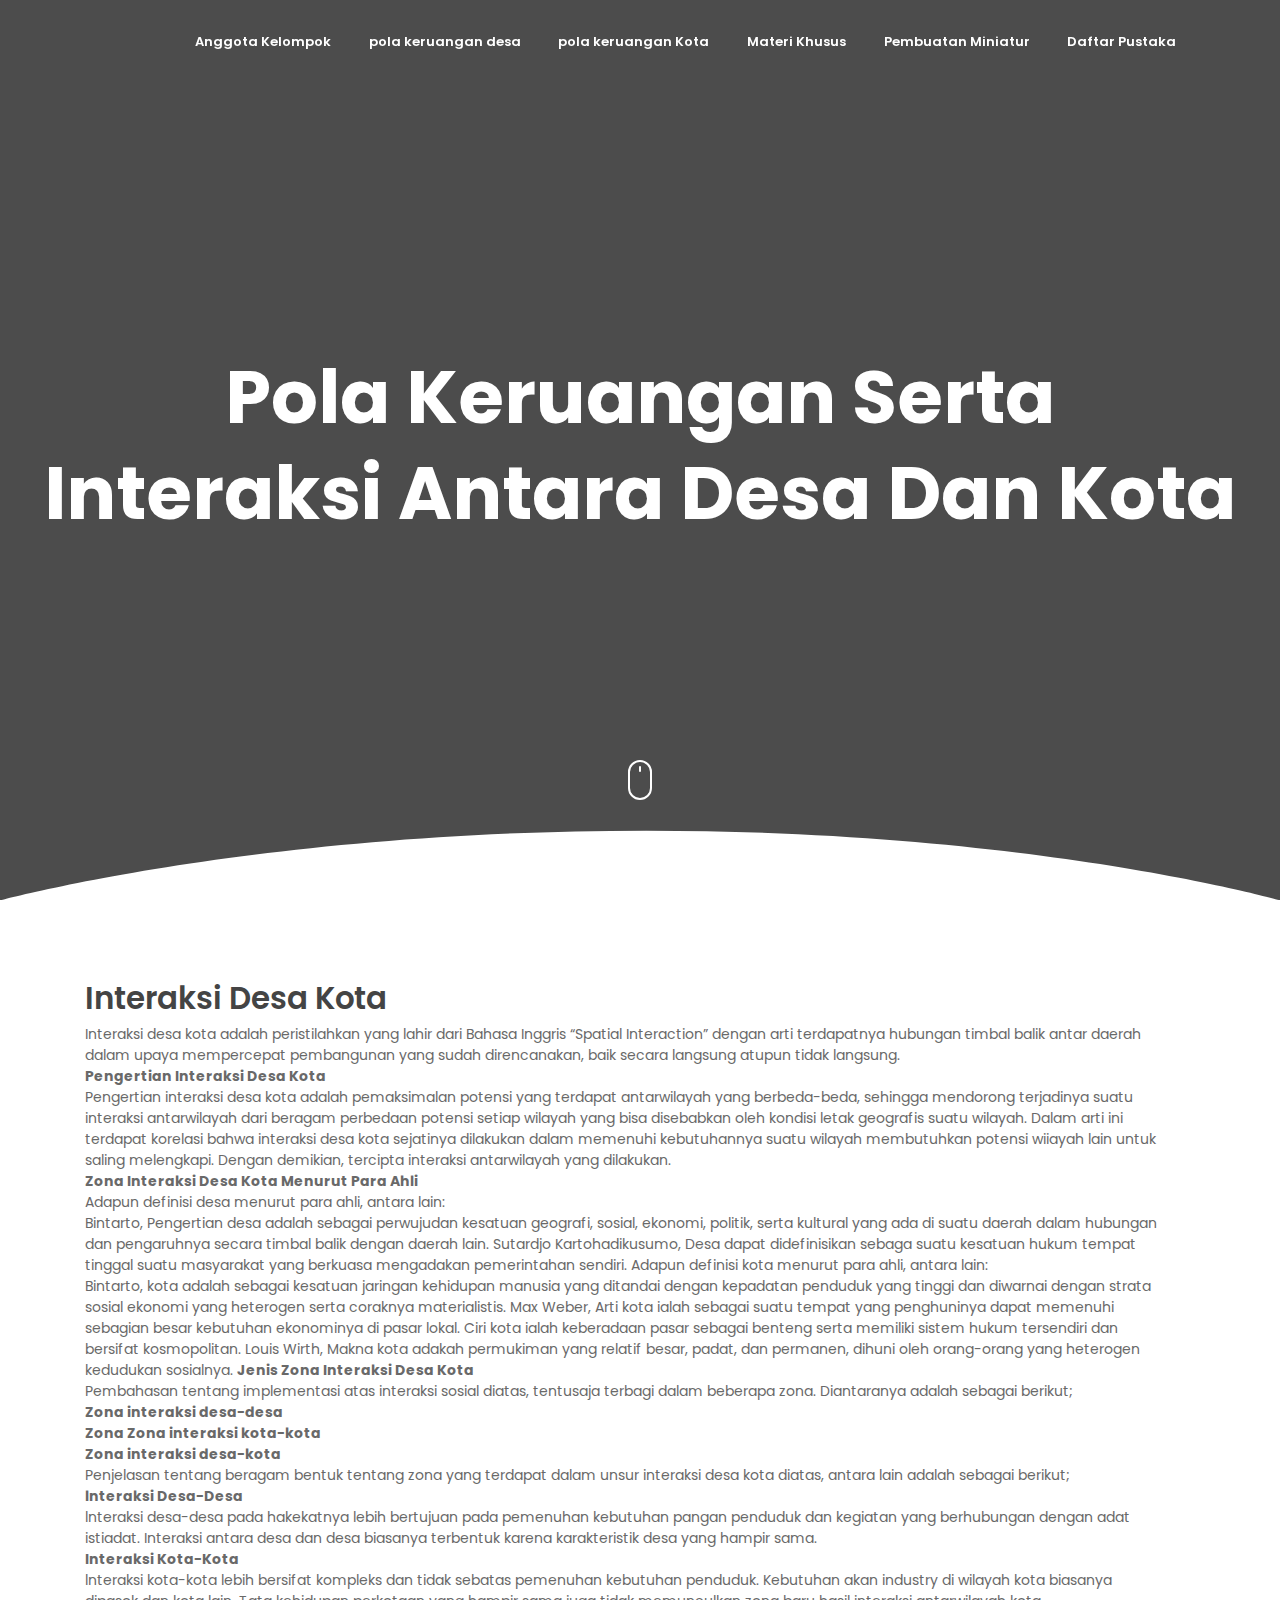
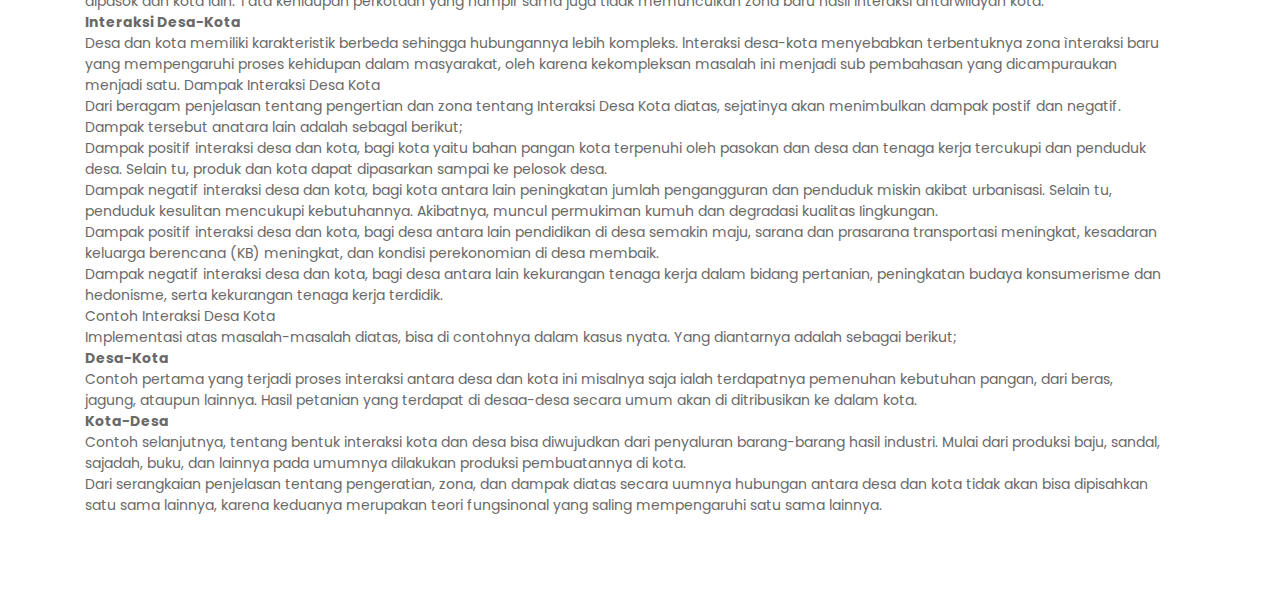
<file: interaksidesakota.html>
<!DOCTYPE html>
<html lang="en">

<head>
    <meta charset="utf-8">
    <meta name="viewport" content="width=device-width, initial-scale=1, shrink-to-fit=no">
    <meta name="description" content="Start your development with LeadMark landing page.">
    <meta name="author" content="Devcrud">
    <title>Pola keruangan</title>
    <!-- font icons -->
    <link rel="stylesheet" href="assets/vendors/themify-icons/css/themify-icons.css">
    <!-- Bootstrap + LeadMark main styles -->
    <link rel="stylesheet" href="assets/css/leadmark.css">
</head>

<body data-spy="scroll" data-target=".navbar" data-offset="40" id="home">

    <!-- page Navigation -->
    <nav class="navbar custom-navbar navbar-expand-md navbar-light fixed-top" data-spy="affix" data-offset-top="10">
        <div class="container">
            <!-- <a class="navbar-brand" href="#">
                <img src="assets/imgs/logo.svg" alt="">
            </a> -->
            <button class="navbar-toggler ml-auto" type="button" data-toggle="collapse"
                data-target="#navbarSupportedContent" aria-controls="navbarSupportedContent" aria-expanded="false"
                aria-label="Toggle navigation">
                <span class="navbar-toggler-icon"></span>
            </button>
            <div class="collapse navbar-collapse" id="navbarSupportedContent">
               <ul class="navbar-nav ml-auto">
                    <li class="nav-item">
                        <a class="nav-link" href="kelompok.html">Anggota Kelompok</a>
                    </li>
                    <li class="nav-item">
                        <a class="nav-link" href="index.html">pola keruangan desa</a>
                    </li>
                    <li class="nav-item">
                        <a class="nav-link" href="kota.html">pola keruangan Kota</a>
                    </li>
                    
                    <li class="nav-item">
                        <a class="nav-link" href="materikhusus.html">Materi Khusus</a>
                    </li>
                    <li class="nav-item">
                        <a class="nav-link" href="alatbahan.html">Pembuatan Miniatur</a>
                    </li>
<li class="nav-item">
                        <a class="nav-link" href="daftarpustaka.html">Daftar Pustaka</a>
                    </li>
                </ul>
            </div>
        </div>
    </nav>
    <!-- End Of Second Navigation -->

    <!-- Page Header -->
    <header class="header">
        <div class="overlay">
            <h1 class="title">Pola Keruangan Serta</h1>
            <h1 class="title">Interaksi Antara Desa Dan Kota</h1>
        </div>
        <div class="shape">
            <svg viewBox="0 0 1500 200">
                <path
                    d="m 0,240 h 1500.4828 v -71.92164 c 0,0 -286.2763,-81.79324 -743.19024,-81.79324 C 300.37862,86.28512 0,168.07836 0,168.07836 Z" />
            </svg>
        </div>
        <div class="mouse-icon">
            <div class="wheel"></div>
        </div>
    </header>
    <!-- End Of Page Header -->

    <!-- Service Section -->
    
    <!-- End OF Service Section -->

    <!-- About Section -->
    <section class="section" id="pengertiandesa">
        <div class="container">
            <div class="row justify-content-between">
                <div class="col-md-12 pr-md-5 mb-4 mb-md-0">
                    <h6 class="section-title mb-0">Interaksi Desa Kota</h6>
                    <p>
                        Interaksi desa kota adalah peristilahkan yang lahir dari Bahasa Inggris “Spatial Interaction”
                        dengan arti terdapatnya hubungan timbal balik antar daerah dalam upaya mempercepat pembangunan
                        yang sudah direncanakan, baik secara langsung atupun tidak langsung.
                        <br>
                        <b>Pengertian Interaksi Desa Kota</b><br>

                        Pengertian interaksi desa kota adalah pemaksimalan potensi yang terdapat antarwilayah yang
                        berbeda-beda, sehingga mendorong terjadinya suatu interaksi antarwilayah dari beragam perbedaan
                        potensi setiap wilayah yang bisa disebabkan oleh kondisi letak geografis suatu wilayah.

                        Dalam arti ini terdapat korelasi bahwa interaksi desa kota sejatinya dilakukan dalam memenuhi
                        kebutuhannya suatu wilayah membutuhkan potensi wiiayah lain untuk saling melengkapi. Dengan
                        demikian, tercipta interaksi antarwilayah yang dilakukan.
                        <br>

                        <b>Zona Interaksi Desa Kota Menurut Para Ahli</b> <br>

                        Adapun definisi desa menurut para ahli, antara lain:<br>


                        Bintarto, Pengertian desa adalah sebagai perwujudan kesatuan geografi, sosial, ekonomi, politik,
                        serta kultural yang ada di suatu daerah dalam hubungan dan pengaruhnya secara timbal balik
                        dengan daerah lain.
                        Sutardjo Kartohadikusumo, Desa dapat didefinisikan sebaga suatu kesatuan hukum tempat tinggal
                        suatu masyarakat yang berkuasa mengadakan pemerintahan sendiri.
                        Adapun definisi kota menurut para ahli, antara lain:
                        <br>

                        Bintarto, kota adalah sebagai kesatuan jaringan kehidupan manusia yang ditandai dengan kepadatan
                        penduduk yang tinggi dan diwarnai dengan strata sosial ekonomi yang heterogen serta coraknya
                        materialistis.
                        Max Weber, Arti kota ialah sebagai suatu tempat yang penghuninya dapat memenuhi sebagian besar
                        kebutuhan ekonominya di pasar lokal. Ciri kota ialah keberadaan pasar sebagai benteng serta
                        memiliki sistem hukum tersendiri dan bersifat kosmopolitan.
                        Louis Wirth, Makna kota adakah permukiman yang relatif besar, padat, dan permanen, dihuni oleh
                        orang-orang yang heterogen kedudukan sosialnya.
                        <b>Jenis Zona Interaksi Desa Kota</b><br>

                        Pembahasan tentang implementasi atas interaksi sosial diatas, tentusaja terbagi dalam beberapa
                        zona. Diantaranya adalah sebagai berikut;
                        <br>
                        <b>Zona interaksi desa-desa</b><br>
                        <b>Zona Zona interaksi kota-kota</b><br>
                        <b>Zona interaksi desa-kota</b><br>
                        Penjelasan tentang beragam bentuk tentang zona yang terdapat dalam unsur interaksi desa kota
                        diatas, antara lain adalah sebagai berikut;
                        <br>

                        <b>lnteraksi Desa-Desa</b><br>
                        lnteraksi desa-desa pada hakekatnya lebih bertujuan pada pemenuhan kebutuhan pangan penduduk dan
                        kegiatan yang berhubungan dengan adat istiadat. Interaksi antara desa dan desa biasanya
                        terbentuk karena karakteristik desa yang hampir sama.
                        <br>
                        <b>Interaksi Kota-Kota</b><br>
                        lnteraksi kota-kota lebih bersifat kompleks dan tidak sebatas pemenuhan kebutuhan penduduk.
                        Kebutuhan akan industry di wilayah kota biasanya dipasok dan kota lain. Tata kehidupan perkotaan
                        yang hampir sama juga tidak memunculkan zona baru hasil interaksi antarwilayah kota.
                        <br>
                        <b>Interaksi Desa-Kota</b><br>
                        Desa dan kota memiliki karakteristik berbeda sehingga hubungannya lebih kompleks. lnteraksi
                        desa-kota menyebabkan terbentuknya zona ìnteraksi baru yang mempengaruhi proses kehidupan dalam
                        masyarakat, oleh karena kekompleksan masalah ini menjadi sub pembahasan yang dicampuraukan
                        menjadi satu.
                        Dampak Interaksi Desa Kota<br>
                        Dari beragam penjelasan tentang pengertian dan zona tentang Interaksi Desa Kota diatas,
                        sejatinya akan menimbulkan dampak postif dan negatif.<br> Dampak tersebut anatara lain adalah
                        sebagal berikut;
                        <br>

                        Dampak positif interaksi desa dan kota, bagi kota yaitu bahan pangan kota terpenuhi oleh pasokan
                        dan desa dan tenaga kerja tercukupi dan penduduk desa. Selain tu, produk dan kota dapat
                        dipasarkan sampai ke pelosok desa.<br>
                        Dampak negatif interaksi desa dan kota, bagi kota antara lain peningkatan jumlah pengangguran
                        dan penduduk miskin akibat urbanisasi. Selain tu, penduduk kesulitan mencukupi kebutuhannya.
                        Akibatnya, muncul permukiman kumuh dan degradasi kualitas Iingkungan.<br>
                        Dampak positif interaksi desa dan kota, bagi desa antara lain pendidikan di desa semakin maju,
                        sarana dan prasarana transportasi meningkat, kesadaran keluarga berencana (KB) meningkat, dan
                        kondisi perekonomian di desa membaik.<br>
                        Dampak negatif interaksi desa dan kota, bagi desa antara lain kekurangan tenaga kerja dalam
                        bidang pertanian, peningkatan budaya konsumerisme dan hedonisme, serta kekurangan tenaga kerja
                        terdidik.<br>
                        Contoh Interaksi Desa Kota<br>
                        Implementasi atas masalah-masalah diatas, bisa di contohnya dalam kasus nyata. Yang diantarnya
                        adalah sebagai berikut;<br>

                        <b>Desa-Kota</b><br>
                        Contoh pertama yang terjadi proses interaksi antara desa dan kota ini misalnya saja ialah
                        terdapatnya pemenuhan kebutuhan pangan, dari beras, jagung, ataupun lainnya. Hasil petanian yang
                        terdapat di desaa-desa secara umum akan di ditribusikan ke dalam kota.
                        <br>

                        <b>Kota-Desa</b><br>
                        Contoh selanjutnya, tentang bentuk interaksi kota dan desa bisa diwujudkan dari penyaluran
                        barang-barang hasil industri. Mulai dari produksi baju, sandal, sajadah, buku, dan lainnya pada
                        umumnya dilakukan produksi pembuatannya di kota.
                        <br>

                        Dari serangkaian penjelasan tentang pengeratian, zona, dan dampak diatas secara uumnya hubungan
                        antara desa dan kota tidak akan bisa dipisahkan satu sama lainnya, karena keduanya merupakan
                        teori fungsinonal yang saling mempengaruhi satu sama lainnya.

                    </p>
                </div>

            </div>
        </div>
    </section>


    <!-- core  -->
    <script src="assets/vendors/jquery/jquery-3.4.1.js"></script>
    <script src="assets/vendors/bootstrap/bootstrap.bundle.js"></script>

    <!-- bootstrap 3 affix -->
    <script src="assets/vendors/bootstrap/bootstrap.affix.js"></script>

    <!-- Isotope -->
    <script src="assets/vendors/isotope/isotope.pkgd.js"></script>

    <!-- LeadMark js -->
    <script src="assets/js/leadmark.js"></script>

</body>

</html>
</file>
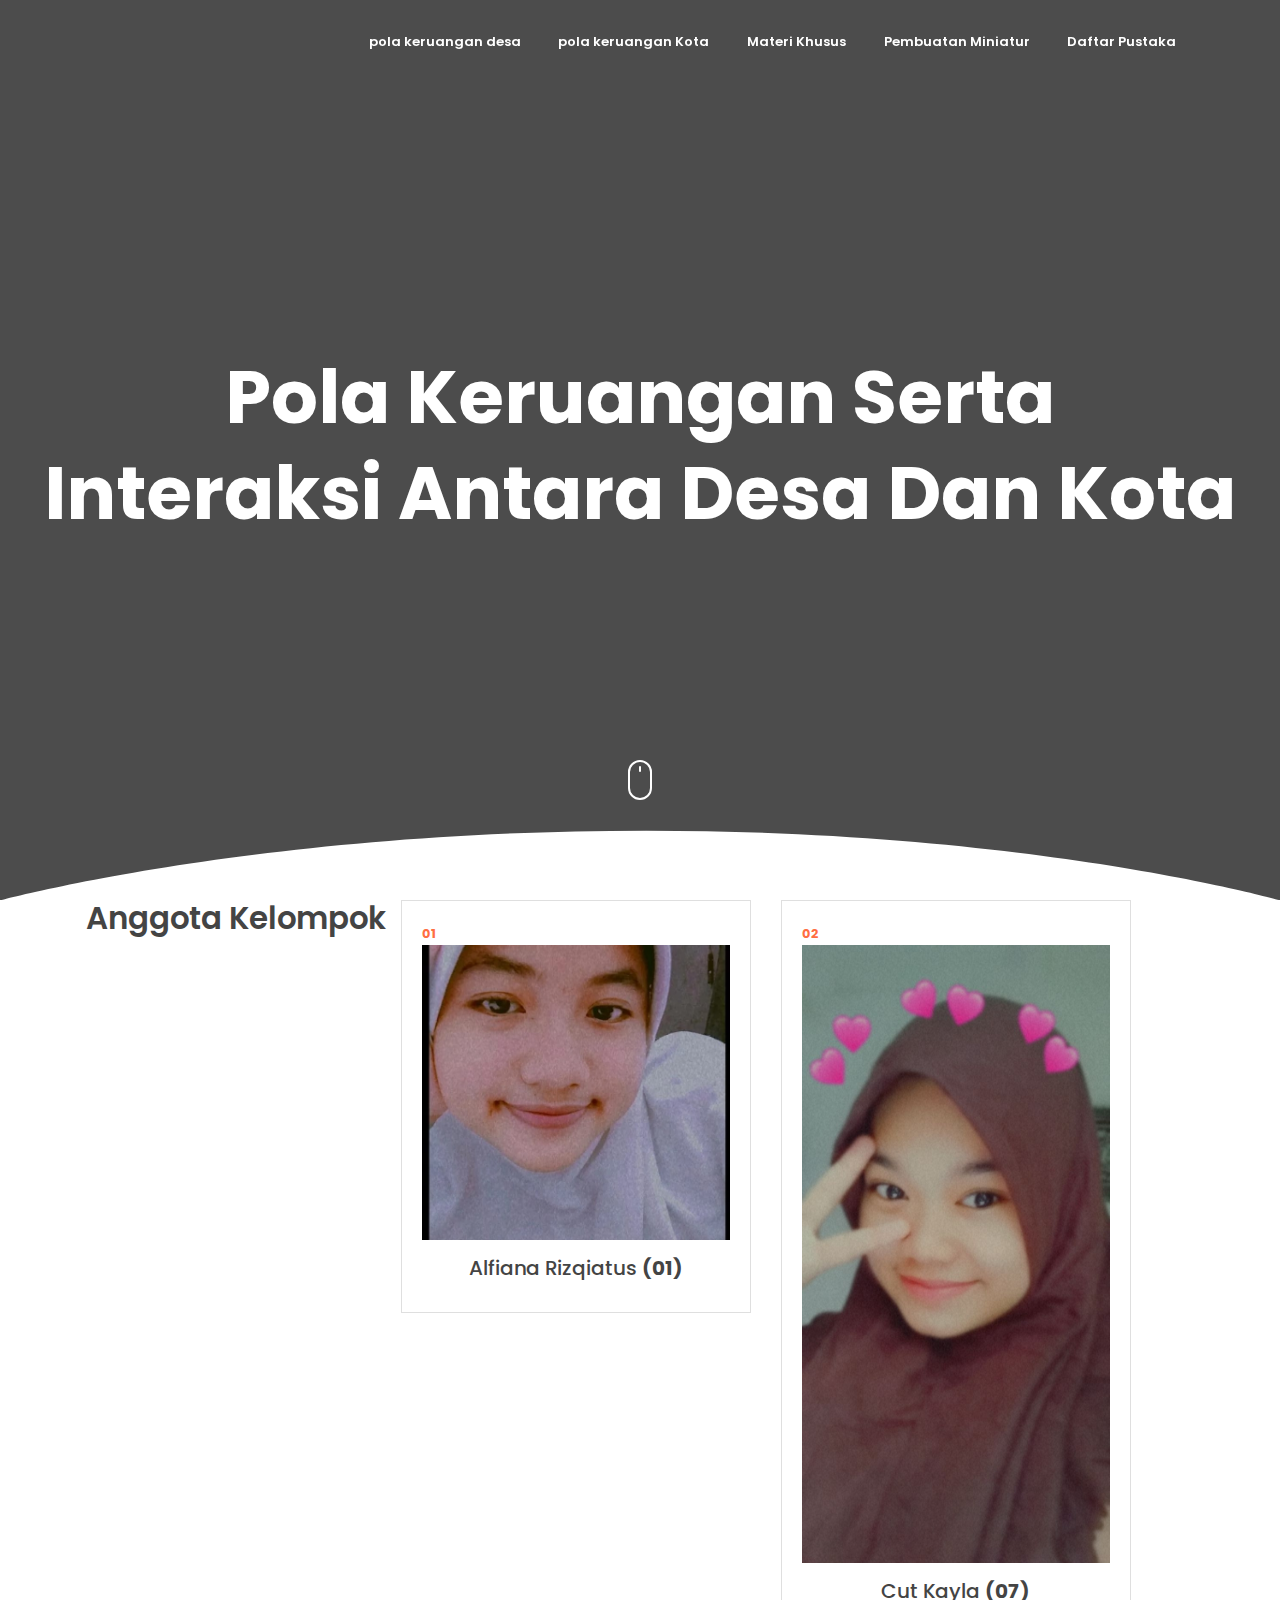
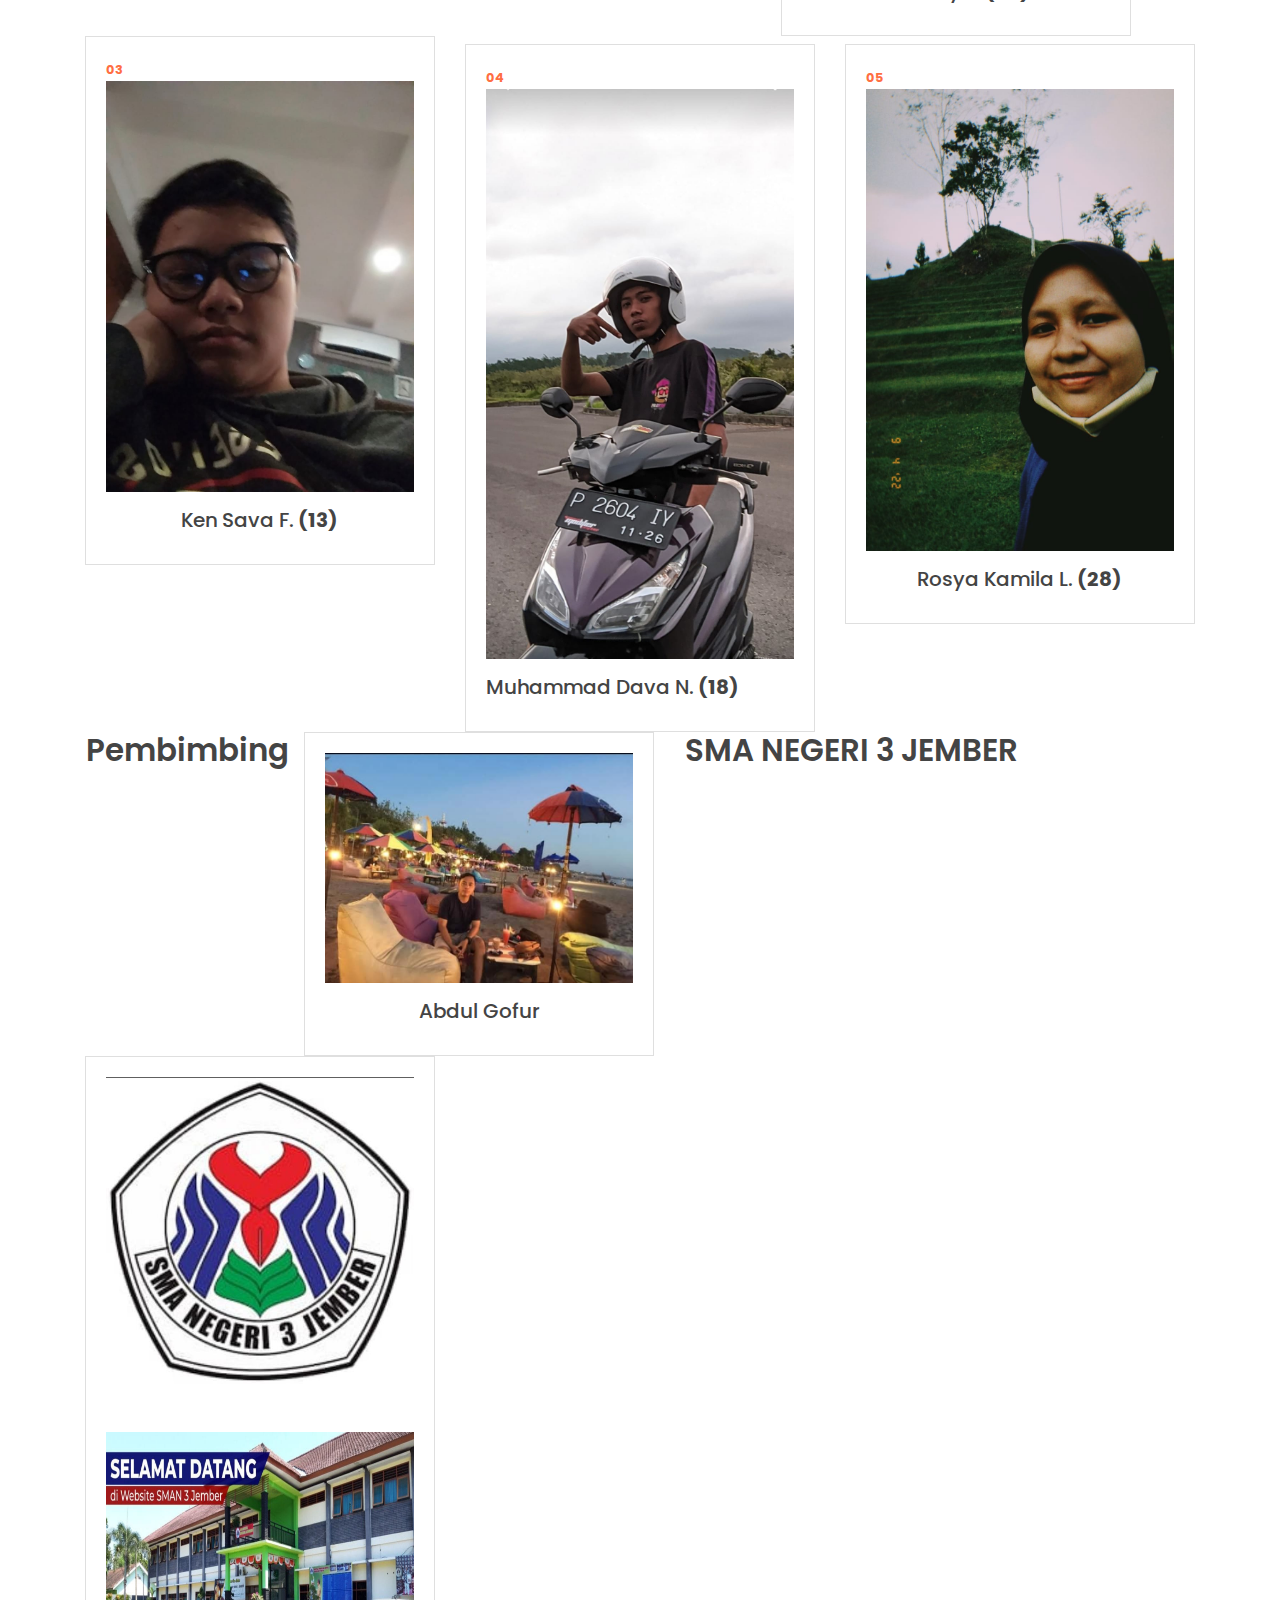
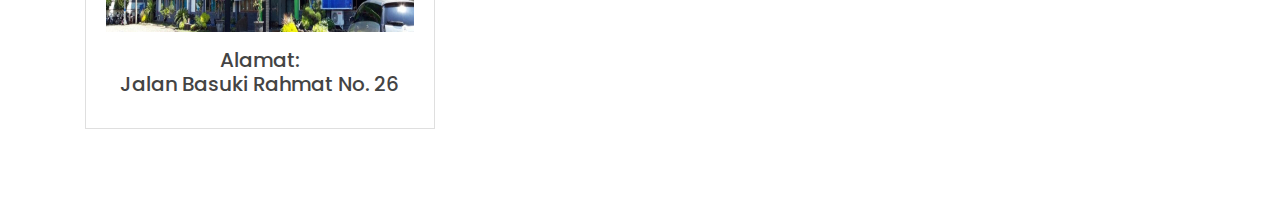
<file: kelompok.html>
<!DOCTYPE html>
<html lang="en">

<head>
    <meta charset="utf-8">
    <meta name="viewport" content="width=device-width, initial-scale=1, shrink-to-fit=no">
    <meta name="description" content="Start your development with LeadMark landing page.">
    <meta name="author" content="Devcrud">
    <title>Anggota</title>
    <!-- font icons -->
    <link rel="stylesheet" href="assets/vendors/themify-icons/css/themify-icons.css">
    <!-- Bootstrap + LeadMark main styles -->
    <link rel="stylesheet" href="assets/css/leadmark.css">
</head>

<body data-spy="scroll" data-target=".navbar" data-offset="40" id="home">

    <!-- page Navigation -->
    <nav class="navbar custom-navbar navbar-expand-md navbar-light fixed-top" data-spy="affix" data-offset-top="10">
        <div class="container">
            <!-- <a class="navbar-brand" href="#">
                <img src="assets/imgs/logo.svg" alt="">
            </a> -->
            <button class="navbar-toggler ml-auto" type="button" data-toggle="collapse"
                data-target="#navbarSupportedContent" aria-controls="navbarSupportedContent" aria-expanded="false"
                aria-label="Toggle navigation">
                <span class="navbar-toggler-icon"></span>
            </button>
            <div class="collapse navbar-collapse" id="navbarSupportedContent">
               <ul class="navbar-nav ml-auto">
                    <li class="nav-item">
                        <a class="nav-link" href="index.html">pola keruangan desa</a>
                    </li>
                    <li class="nav-item">
                        <a class="nav-link" href="kota.html">pola keruangan Kota</a>
                    </li>
                    
                    <li class="nav-item">
                        <a class="nav-link" href="materikhusus.html">Materi Khusus</a>
                    </li>
                    <li class="nav-item">
                        <a class="nav-link" href="alatbahan.html">Pembuatan Miniatur</a>
                    </li>
<li class="nav-item">
                        <a class="nav-link" href="daftarpustaka.html">Daftar Pustaka</a>
                    </li>
                </ul>
            </div>
        </div>
    </nav>
    <!-- End Of Second Navigation -->

    <!-- Page Header -->
    <header class="header">
        <div class="overlay">
            <h1 class="title">Pola Keruangan Serta</h1>
            <h1 class="title">Interaksi Antara Desa Dan Kota</h1>
        </div>
        <div class="shape">
            <svg viewBox="0 0 1500 200">
                <path
                    d="m 0,240 h 1500.4828 v -71.92164 c 0,0 -286.2763,-81.79324 -743.19024,-81.79324 C 300.37862,86.28512 0,168.07836 0,168.07836 Z" />
            </svg>
        </div>
        <div class="mouse-icon">
            <div class="wheel"></div>
        </div>
    </header>
    <section id="anggota" class="section pt-0">
        <div class="container">
             
            <div class="row">
                
                <h6 class=" ml-3 section-title text-center">Anggota Kelompok</h6>

                <div class="col-md-4">
                    <div class="card mb-4 mb-md-0">
                        <div class="card-body">
                            <small class="text-primary font-weight-bold">01</small>
                            <img src="assets/imgs/fiana.jpeg" class="card-img-top">
                            <h5 class="card-title text-center mt-3">Alfiana Rizqiatus <b>(01)</b>
                            </h5>
                        </div>
                    </div>
                </div>
                <div class="col-md-4">
                    <div class="card mb-4 mb-md-0">
                        <div class="card-body">
                            <small class="text-primary font-weight-bold">02</small>
                            <img src="assets/imgs/cut.jpeg" class="card-img-top">
                            <h5 class="card-title text-center mt-3">Cut Kayla <b>(07)</b>
                            </h5>
                        </div>
                    </div>
                </div>
                <div class="col-md-4 ">
                    <div class="card mb-4 mb-md-0">
                        <div class="card-body">
                            <small class="text-primary font-weight-bold">03</small>
                            <img src="assets/imgs/ken.jpeg" class="card-img-top">
                            <h5 class="card-title text-center mt-3">Ken Sava F. <b>(13)</b>
                            </h5>
                        </div>
                    </div>
                </div>
                <div class="col-md-4 mt-2">
                    <div class="card mb-4 mb-md-0">
                        <div class="card-body">
                            <small class="text-primary font-weight-bold">04</small>
                            <img src="assets/imgs/dava.jpeg" class="card-img-top">
                            <h5 class="card-title mt-3">Muhammad Dava N. <b>(18)</b>
                            </h5>
                        </div>
                    </div>
                </div>
                <div class="col-md-4 mt-2">
                    <div class="card mb-4 mb-md-0">
                        <div class="card-body">
                            <small class="text-primary font-weight-bold">05</small>
                            <img src="assets/imgs/rosya.jpeg" class="card-img-top">
                            <h5 class="card-title text-center mt-3">Rosya Kamila L. <b>(28)</b>
                            </h5>
                        </div>
                    </div>
                </div>
                <h6 class="ml-3 section-title text-center">Pembimbing</h6>
                <div class="col-md-4">
                    <div class="card mb-4 mb-md-0">
                        <div class="card-body">
                            <img src="assets/imgs/guru.jpeg" class="card-img-top">
                            <h5 class="card-title mt-3 text-center">Abdul Gofur
                            </h5>
                        </div>
                    </div>
                </div>
                <h6 class="ml-3 section-title text-center">SMA NEGERI 3 JEMBER </h6>
                <div class="col-md-4">
                    <div class="card mb-4 mb-md-0">
                        <div class="card-body">
                            <img src="assets/imgs/logosekolah.jpeg" class="img-fluid">
                            <img src="assets/imgs/sekolah.jpeg" class="card-img-top w-100 mt-5" style="height: 200px;">
                            <h5 class="card-title mt-3 text-center">Alamat:<br> 
                              Jalan Basuki Rahmat No. 26
                            </h5>
                        </div>
                    </div>
                </div>
            </div>
        </div>
    </section>
    <!-- End OF Service Section -->
    </section>

    <!-- End OF desa Section -->



    <!-- End of portfolio section -->



    <!-- core  -->
    <script src="assets/vendors/jquery/jquery-3.4.1.js"></script>
    <script src="assets/vendors/bootstrap/bootstrap.bundle.js"></script>

    <!-- bootstrap 3 affix -->
    <script src="assets/vendors/bootstrap/bootstrap.affix.js"></script>

    <!-- Isotope -->
    <script src="assets/vendors/isotope/isotope.pkgd.js"></script>

    <!-- LeadMark js -->
    <script src="assets/js/leadmark.js"></script>

</body>

</html>
</file>
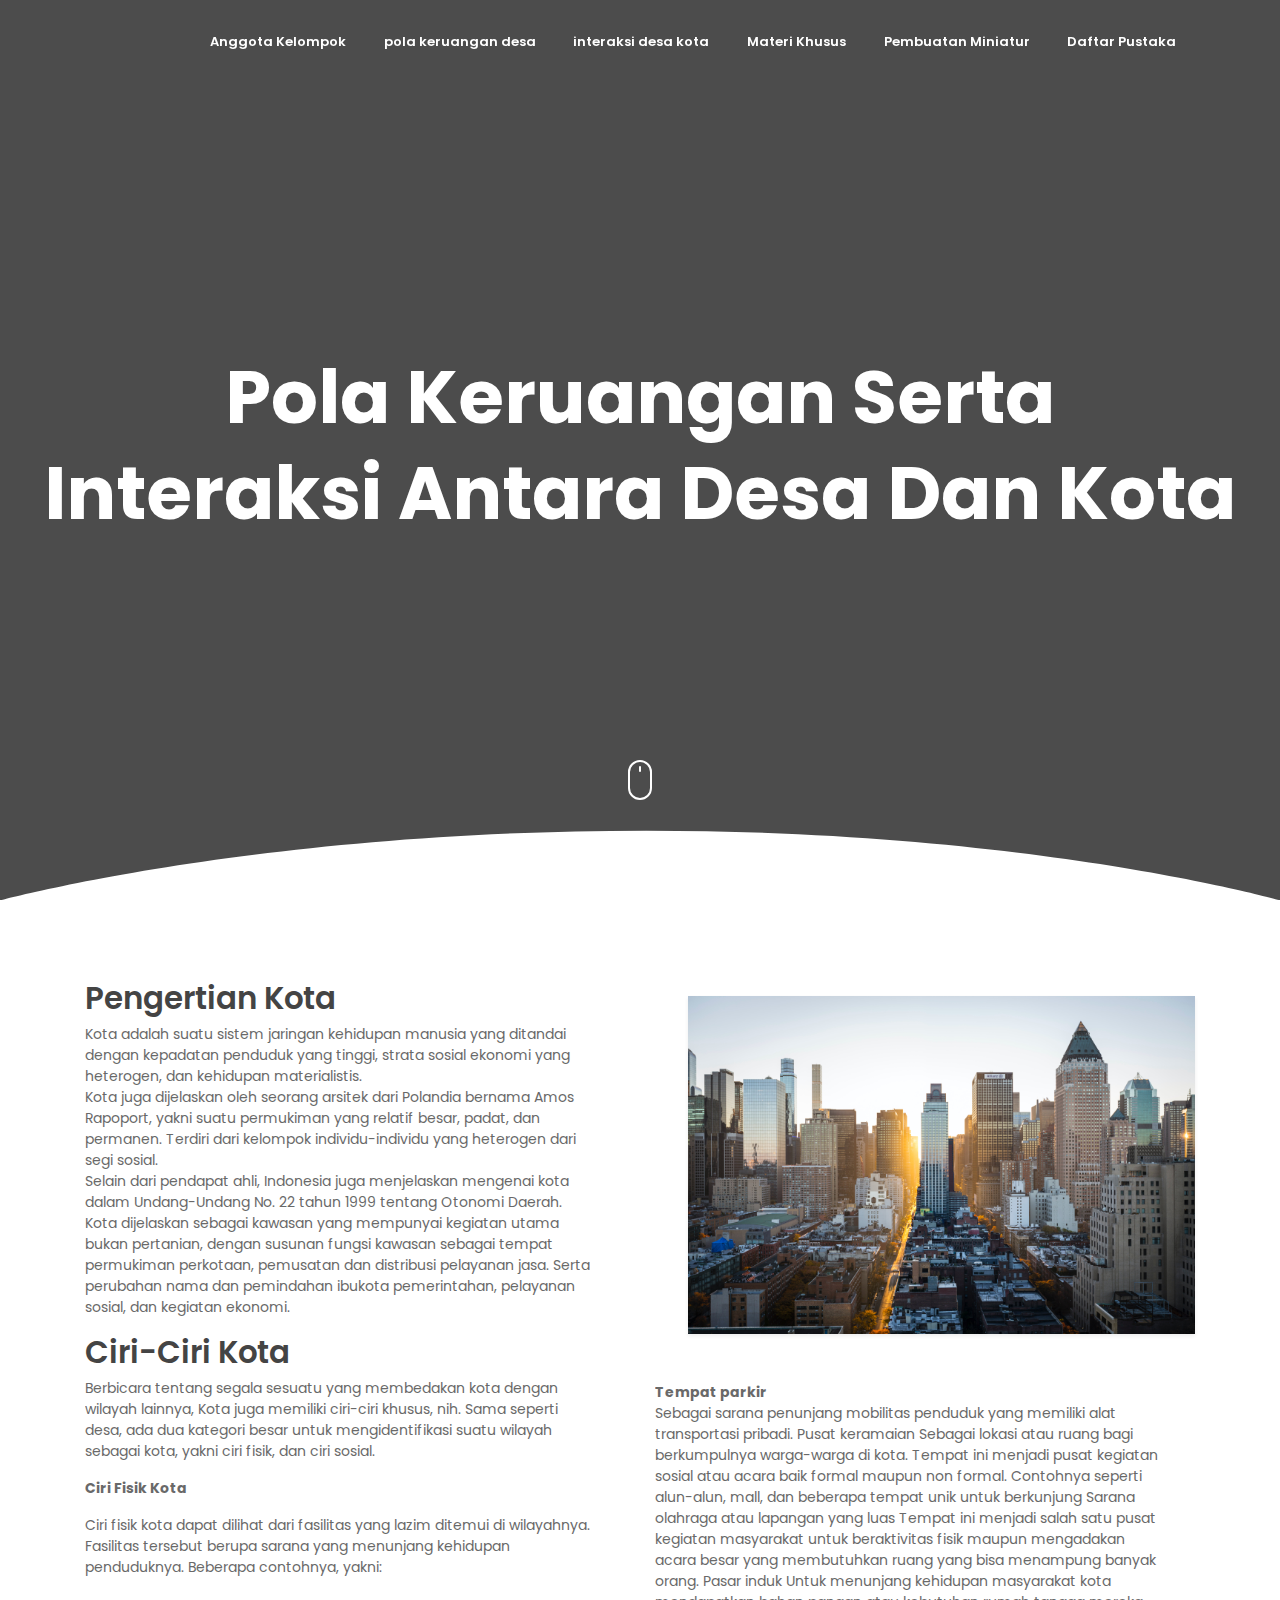
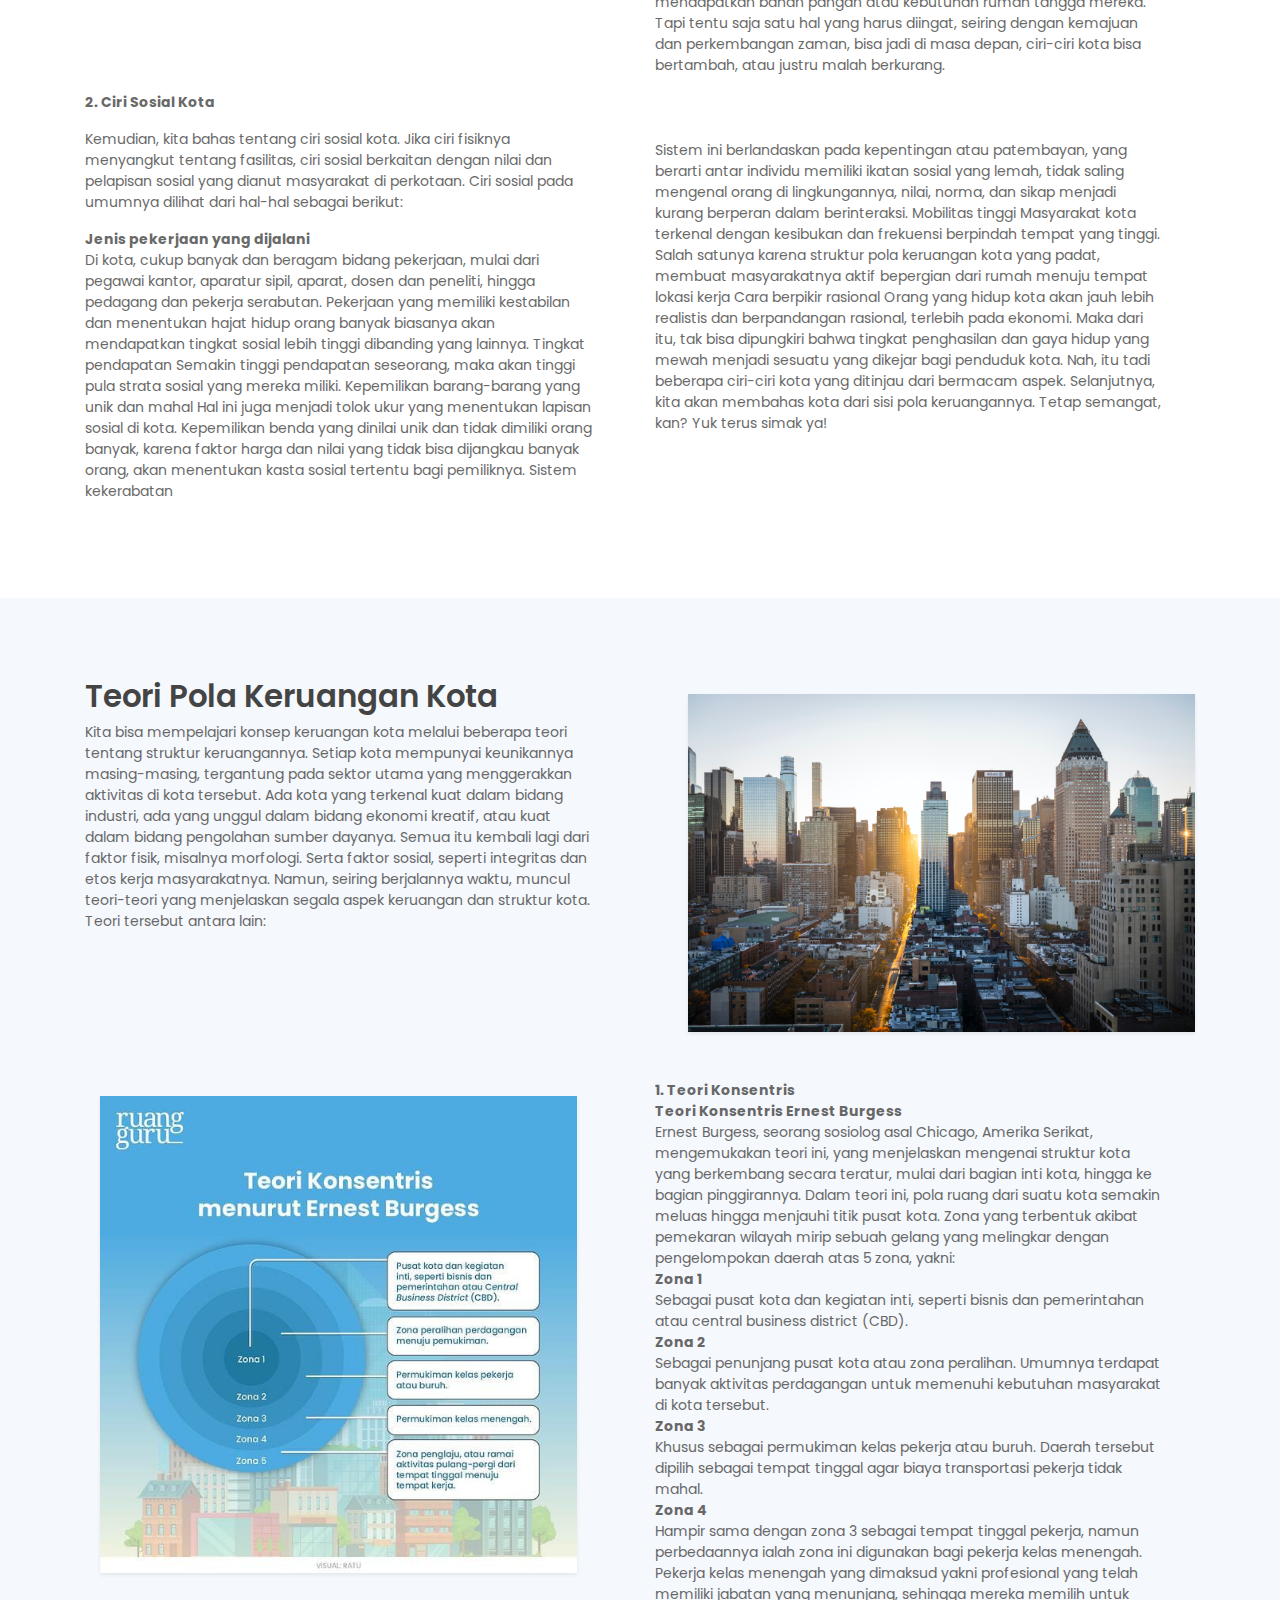
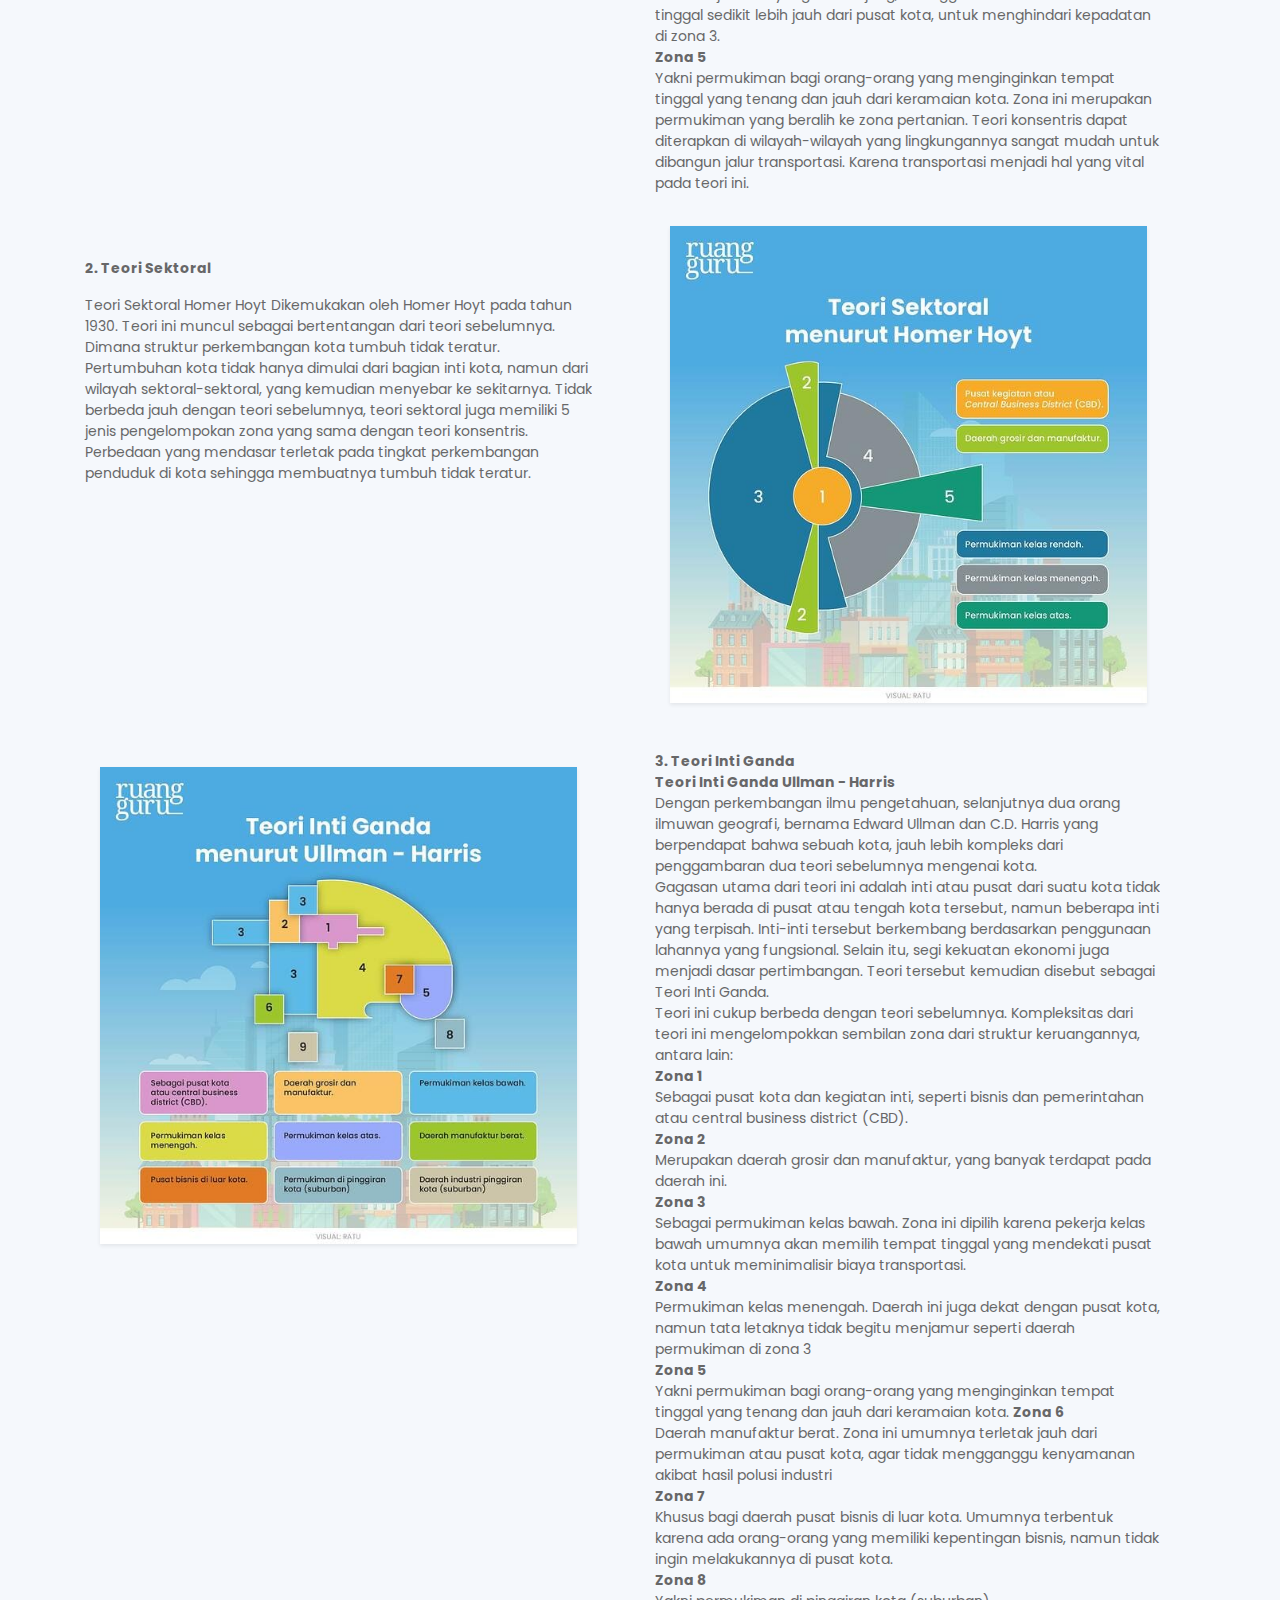
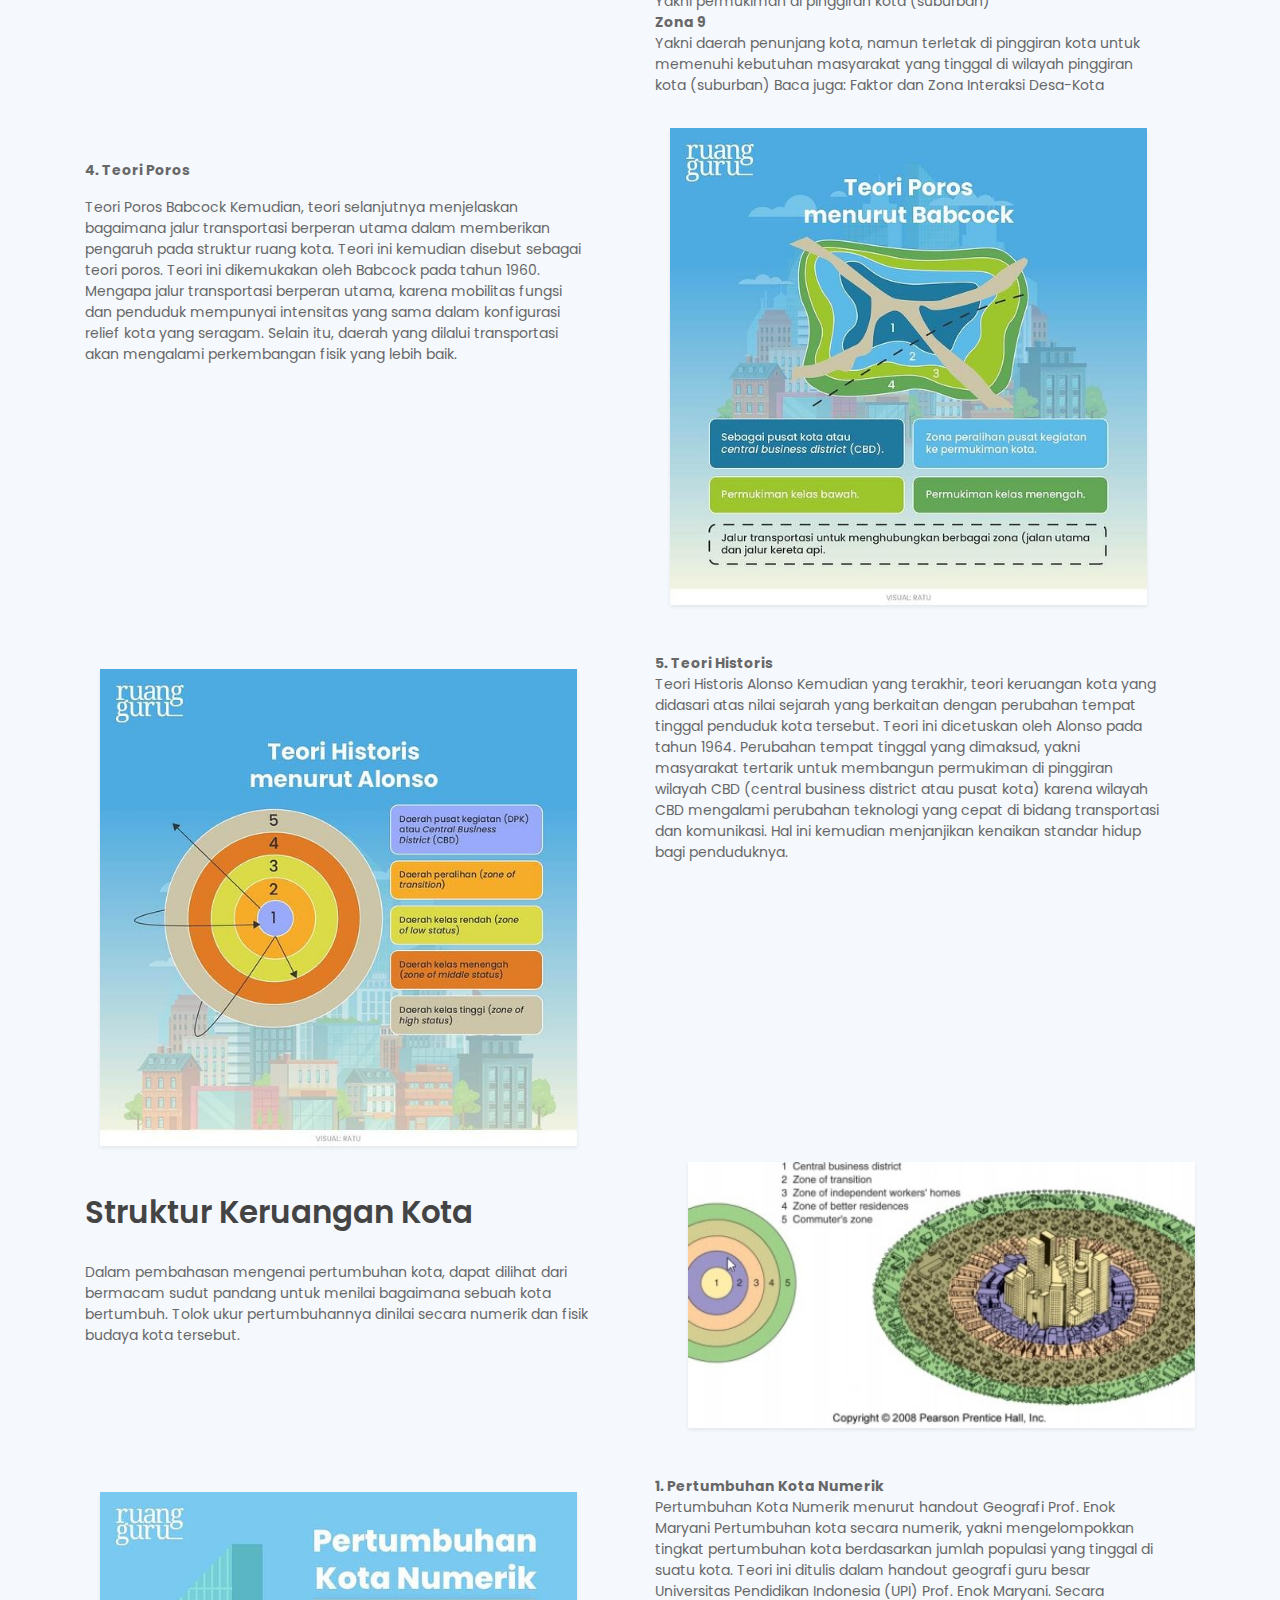
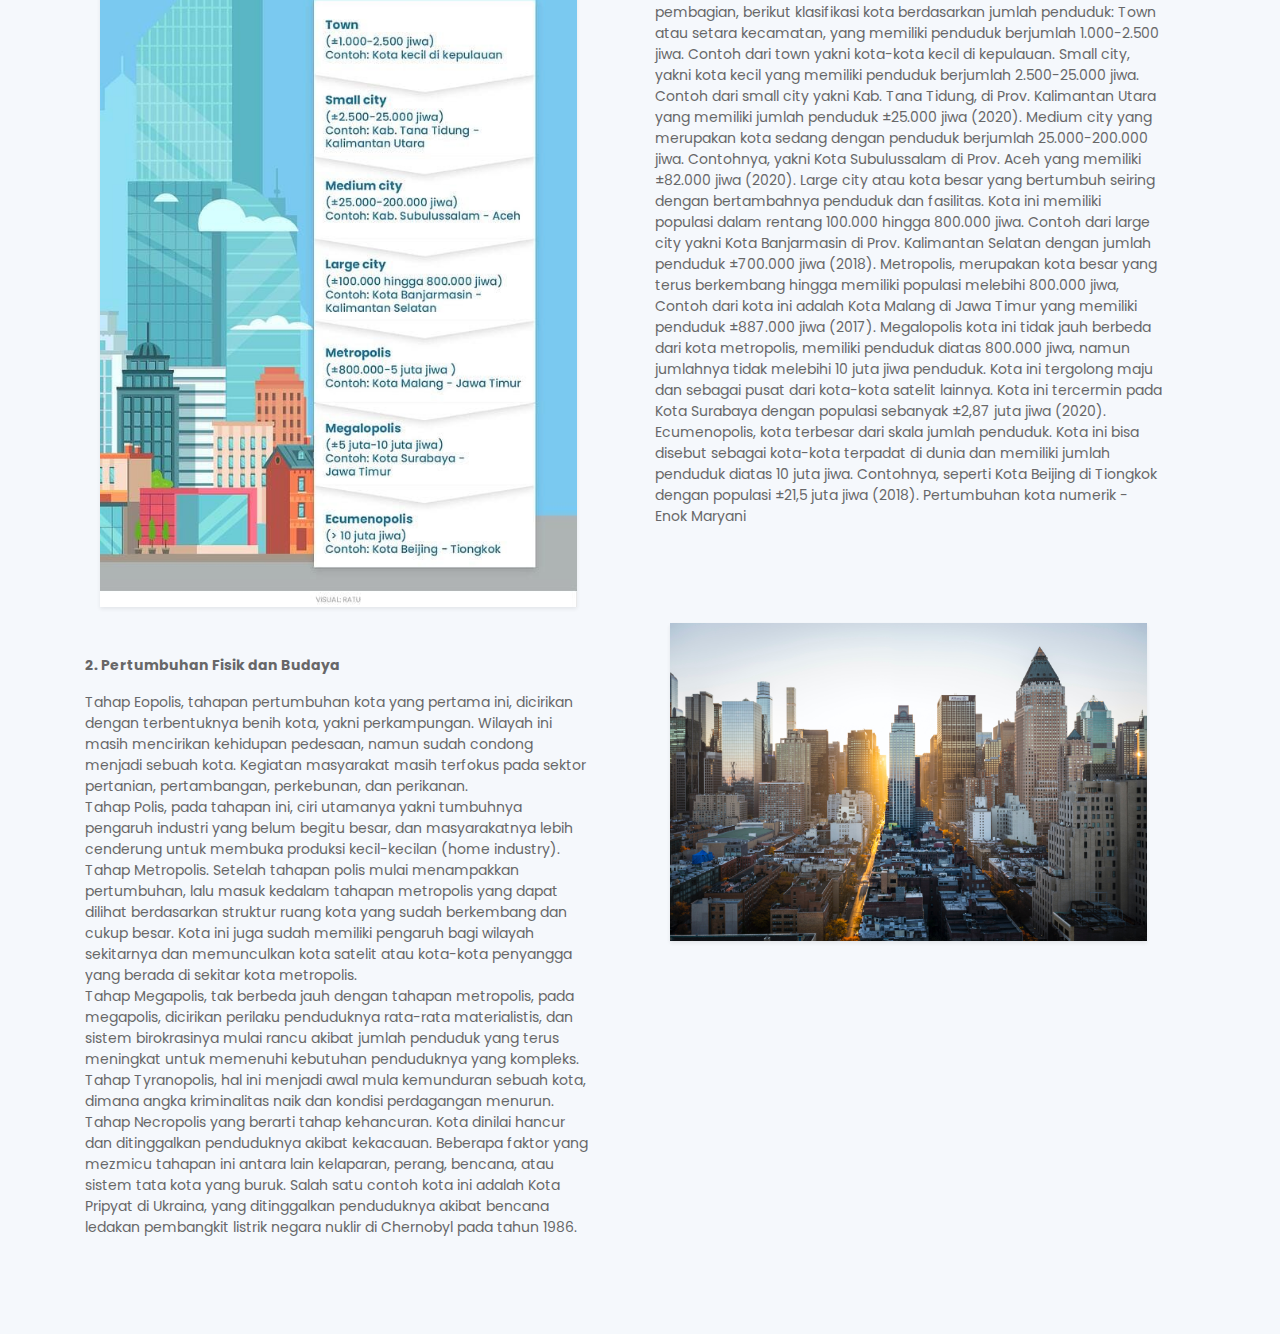
<file: kota.html>
<!DOCTYPE html>
<html lang="en">

<head>
    <meta charset="utf-8">
    <meta name="viewport" content="width=device-width, initial-scale=1, shrink-to-fit=no">
    <meta name="description" content="Start your development with LeadMark landing page.">
    <meta name="author" content="Devcrud">
    <title>Pola keruangan</title>
    <!-- font icons -->
    <link rel="stylesheet" href="assets/vendors/themify-icons/css/themify-icons.css">
    <!-- Bootstrap + LeadMark main styles -->
    <link rel="stylesheet" href="assets/css/leadmark.css">
</head>

<body data-spy="scroll" data-target=".navbar" data-offset="40" id="home">

    <!-- page Navigation -->
    <nav class="navbar custom-navbar navbar-expand-md navbar-light fixed-top" data-spy="affix" data-offset-top="10">
        <div class="container">
            <!-- <a class="navbar-brand" href="#">
                <img src="assets/imgs/logo.svg" alt="">
            </a> -->
            <button class="navbar-toggler ml-auto" type="button" data-toggle="collapse"
                data-target="#navbarSupportedContent" aria-controls="navbarSupportedContent" aria-expanded="false"
                aria-label="Toggle navigation">
                <span class="navbar-toggler-icon"></span>
            </button>
            <div class="collapse navbar-collapse" id="navbarSupportedContent">
                <ul class="navbar-nav ml-auto">
                    <li class="nav-item">
                        <a class="nav-link" href="kelompok.html">Anggota Kelompok</a>
                    </li>
                    <li class="nav-item">
                        <a class="nav-link" href="index.html">pola keruangan desa</a>
                    </li>
                    <li class="nav-item">
                        <a class="nav-link" href="interaksidesakota.html">interaksi desa kota</a>
                    </li>
                    <li class="nav-item">
                        <a class="nav-link" href="materikhusus.html">Materi Khusus</a>
                    </li>
                    <li class="nav-item">
                        <a class="nav-link" href="alatbahan.html">Pembuatan Miniatur</a>
                    </li>
<li class="nav-item">
                        <a class="nav-link" href="daftarpustaka.html">Daftar Pustaka</a>
                    </li>
                </ul>
            </div>
        </div>
    </nav>
    <!-- End Of Second Navigation -->

    <!-- Page Header -->
    <header class="header">
        <div class="overlay">
            <h1 class="title">Pola Keruangan Serta</h1>
            <h1 class="title">Interaksi Antara Desa Dan Kota</h1>
        </div>
        <div class="shape">
            <svg viewBox="0 0 1500 200">
                <path
                    d="m 0,240 h 1500.4828 v -71.92164 c 0,0 -286.2763,-81.79324 -743.19024,-81.79324 C 300.37862,86.28512 0,168.07836 0,168.07836 Z" />
            </svg>
        </div>
        <div class="mouse-icon">
            <div class="wheel"></div>
        </div>
    </header>
    <!-- End Of Page Header -->

    <!-- Service Section -->
    
    <!-- End OF Service Section -->

    <!-- About Section -->
    <section class="section" id="pengertiandesa">
        <div class="container">
            <div class="row justify-content-between">
                <div class="col-md-6 pr-md-5 mb-4 mb-md-0">
                    <h6 class="section-title mb-0">Pengertian Kota</h6>
                    <p>
                        Kota adalah suatu sistem jaringan kehidupan manusia yang ditandai dengan kepadatan penduduk yang
                        tinggi, strata sosial ekonomi yang heterogen, dan kehidupan materialistis.<br>
                        Kota juga dijelaskan oleh seorang arsitek dari Polandia bernama Amos Rapoport, yakni suatu
                        permukiman yang relatif besar, padat, dan permanen. Terdiri dari kelompok individu-individu yang
                        heterogen dari segi sosial.<br>
                        Selain dari pendapat ahli, Indonesia juga menjelaskan mengenai kota dalam Undang-Undang No. 22
                        tahun 1999 tentang Otonomi Daerah. Kota dijelaskan sebagai kawasan yang mempunyai kegiatan utama
                        bukan pertanian, dengan susunan fungsi kawasan sebagai tempat permukiman perkotaan, pemusatan
                        dan distribusi pelayanan jasa. Serta perubahan nama dan pemindahan ibukota pemerintahan,
                        pelayanan sosial, dan kegiatan ekonomi.

                    </p>
                </div>

                <div class="col-md-6 pl-md-5">
                    <div class="row">
                        <div class="col-12">
                            <img src="assets/imgs/city.jpg" alt="" class="w-100 mt-3 shadow-sm">
                        </div>

                    </div>
                </div>
                <div class="col-md-6 pr-md-5 mb-4 mb-md-0">
                    <h6 class="section-title mb-0">Ciri-Ciri Kota</h6>
                    <p>
                        Berbicara tentang segala sesuatu yang membedakan kota dengan wilayah lainnya, Kota juga memiliki
                        ciri-ciri khusus, nih. Sama seperti desa, ada dua kategori besar untuk mengidentifikasi suatu
                        wilayah sebagai kota, yakni ciri fisik, dan ciri sosial.
                    </p>
                    <p><b>Ciri Fisik Kota</b>
                        <br>
                    <p>
                        Ciri fisik kota dapat dilihat dari fasilitas yang lazim ditemui di wilayahnya. Fasilitas
                        tersebut berupa sarana yang menunjang kehidupan penduduknya. Beberapa contohnya, yakni:
                    </p>
                    </p>
                </div>
                <div class="col-md-6 pr-md-5 mb-4 mb-md-0 mt-5">
                    <p><b>Tempat parkir</b><br>
                        Sebagai sarana penunjang mobilitas penduduk yang memiliki alat transportasi pribadi.
                        Pusat keramaian
                        Sebagai lokasi atau ruang bagi berkumpulnya warga-warga di kota. Tempat ini menjadi pusat
                        kegiatan sosial atau acara baik formal maupun non formal. Contohnya seperti alun-alun, mall, dan
                        beberapa tempat unik untuk berkunjung
                        Sarana olahraga atau lapangan yang luas
                        Tempat ini menjadi salah satu pusat kegiatan masyarakat untuk beraktivitas fisik maupun
                        mengadakan acara besar yang membutuhkan ruang yang bisa menampung banyak orang.
                        Pasar induk
                        Untuk menunjang kehidupan masyarakat kota mendapatkan bahan pangan atau kebutuhan rumah tangga
                        mereka.
                        Tapi tentu saja satu hal yang harus diingat, seiring dengan kemajuan dan perkembangan zaman,
                        bisa jadi di masa depan, ciri-ciri kota bisa bertambah, atau justru malah berkurang.
                    </p>
                    </p>
                </div>
                <div class="col-md-6 pr-md-5 mb-4 mb-md-0">
                    <p><b>2. Ciri Sosial Kota</b>
                        <br>
                    <p>Kemudian, kita bahas tentang ciri sosial kota. Jika ciri fisiknya menyangkut tentang fasilitas,
                        ciri sosial berkaitan dengan nilai dan pelapisan sosial yang dianut masyarakat di perkotaan.
                        Ciri sosial pada umumnya dilihat dari hal-hal sebagai berikut:
                    </p>
                    <p><b>Jenis pekerjaan yang dijalani</b><br>
                        Di kota, cukup banyak dan beragam bidang pekerjaan, mulai dari pegawai kantor, aparatur sipil,
                        aparat, dosen dan peneliti, hingga pedagang dan pekerja serabutan. Pekerjaan yang memiliki
                        kestabilan dan menentukan hajat hidup orang banyak biasanya akan mendapatkan tingkat sosial
                        lebih tinggi dibanding yang lainnya.
                        Tingkat pendapatan
                        Semakin tinggi pendapatan seseorang, maka akan tinggi pula strata sosial yang mereka miliki.
                        Kepemilikan barang-barang yang unik dan mahal
                        Hal ini juga menjadi tolok ukur yang menentukan lapisan sosial di kota. Kepemilikan benda yang
                        dinilai unik dan tidak dimiliki orang banyak, karena faktor harga dan nilai yang tidak bisa
                        dijangkau banyak orang, akan menentukan kasta sosial tertentu bagi pemiliknya.
                        Sistem kekerabatan
                    </p>
                    </p>
                </div>
                <div class="col-md-6 pr-md-5 mb-4 mb-md-0 mt-5">
                    <p>Sistem ini berlandaskan pada kepentingan atau patembayan, yang berarti antar individu memiliki
                        ikatan sosial yang lemah, tidak saling mengenal orang di lingkungannya, nilai, norma, dan sikap
                        menjadi kurang berperan dalam berinteraksi.
                        Mobilitas tinggi
                        Masyarakat kota terkenal dengan kesibukan dan frekuensi berpindah tempat yang tinggi. Salah
                        satunya karena struktur pola keruangan kota yang padat, membuat masyarakatnya aktif bepergian
                        dari rumah menuju tempat lokasi kerja
                        Cara berpikir rasional
                        Orang yang hidup kota akan jauh lebih realistis dan berpandangan rasional, terlebih pada
                        ekonomi. Maka dari itu, tak bisa dipungkiri bahwa tingkat penghasilan dan gaya hidup yang mewah
                        menjadi sesuatu yang dikejar bagi penduduk kota.
                        Nah, itu tadi beberapa ciri-ciri kota yang ditinjau dari bermacam aspek. Selanjutnya, kita akan
                        membahas kota dari sisi pola keruangannya. Tetap semangat, kan? Yuk terus simak ya!
                    </p>

                </div>
            </div>
        </div>
    </section>
    <!-- End OF desa Section -->
    <section class="section" id="polakeruangan">
        <div class="container">
            <div class="row justify-content-between">
                <div class="col-md-6 pr-md-5 mb-4 mb-md-0">
                    <h6 class="section-title mb-0">Teori Pola Keruangan Kota</h6>
                    <p>
                        Kita bisa mempelajari konsep keruangan kota melalui beberapa teori tentang struktur
                        keruangannya. Setiap kota mempunyai keunikannya masing-masing, tergantung pada sektor utama yang
                        menggerakkan aktivitas di kota tersebut. Ada kota yang terkenal kuat dalam bidang industri, ada
                        yang unggul dalam bidang ekonomi kreatif, atau kuat dalam bidang pengolahan sumber dayanya.

                        Semua itu kembali lagi dari faktor fisik, misalnya morfologi. Serta faktor sosial, seperti
                        integritas dan etos kerja masyarakatnya. Namun, seiring berjalannya waktu, muncul teori-teori
                        yang menjelaskan segala aspek keruangan dan struktur kota. Teori tersebut antara lain:
                    </p>
                </div>

                <div class="col-md-6 pl-md-5">
                    <div class="row">
                        <div class="col-12">
                            <img src="assets/imgs/city.jpg" alt="" class="w-100 mt-3 shadow-sm">
                        </div>

                    </div>
                </div>
                <div class="col-md-6 pr-md-5 mb-4 mb-md-0">
                    <div class="col-12 mt-5">
                        <img src="assets/imgs/konsentris.jpeg" alt="" class="w-100 mt-3 shadow-sm">
                    </div>
                </div>
                <div class="col-md-6 pr-md-5 mb-4 mb-md-0 mt-5">
                    <p><b>1. Teori Konsentris</b><br>
                        <b>Teori Konsentris Ernest Burgess</b><br>
                        Ernest Burgess, seorang sosiolog asal Chicago, Amerika Serikat, mengemukakan teori ini, yang
                        menjelaskan mengenai struktur kota yang berkembang secara teratur, mulai dari bagian inti kota,
                        hingga ke bagian pinggirannya. Dalam teori ini, pola ruang dari suatu kota semakin meluas hingga
                        menjauhi titik pusat kota. Zona yang terbentuk akibat pemekaran wilayah mirip sebuah gelang yang
                        melingkar dengan pengelompokan daerah atas 5 zona, yakni:<br>
                        <b>Zona 1</b><br>
                        Sebagai pusat kota dan kegiatan inti, seperti bisnis dan pemerintahan atau central business
                        district (CBD).<br>
                        <b>Zona 2</b><br>
                        Sebagai penunjang pusat kota atau zona peralihan. Umumnya terdapat banyak aktivitas perdagangan
                        untuk memenuhi kebutuhan masyarakat di kota tersebut.<br>
                        <b>Zona 3</b><br>
                        Khusus sebagai permukiman kelas pekerja atau buruh. Daerah tersebut dipilih sebagai tempat
                        tinggal agar biaya transportasi pekerja tidak mahal.<br>
                        <b>Zona 4</b><br>
                        Hampir sama dengan zona 3 sebagai tempat tinggal pekerja, namun perbedaannya ialah zona ini
                        digunakan bagi pekerja kelas menengah. Pekerja kelas menengah yang dimaksud yakni profesional
                        yang telah memiliki jabatan yang menunjang, sehingga mereka memilih untuk tinggal sedikit lebih
                        jauh dari pusat kota, untuk menghindari kepadatan di zona 3.<br>
                        <b>Zona 5</b><br>
                        Yakni permukiman bagi orang-orang yang menginginkan tempat tinggal yang tenang dan jauh dari
                        keramaian kota. Zona ini merupakan permukiman yang beralih ke zona pertanian.
                        Teori konsentris dapat diterapkan di wilayah-wilayah yang lingkungannya sangat mudah untuk
                        dibangun jalur transportasi. Karena transportasi menjadi hal yang vital pada teori ini.
                    </p>

                    </p>
                </div>
                <div class="col-md-6 pr-md-5 mb-4 mt-5 mb-md-0">
                    <p><b>2. Teori Sektoral</b>
                        <br>
                    <p>Teori Sektoral Homer Hoyt

                        Dikemukakan oleh Homer Hoyt pada tahun 1930. Teori ini muncul sebagai bertentangan dari teori
                        sebelumnya. Dimana struktur perkembangan kota tumbuh tidak teratur. Pertumbuhan kota tidak hanya
                        dimulai dari bagian inti kota, namun dari wilayah sektoral-sektoral, yang kemudian menyebar ke
                        sekitarnya.

                        Tidak berbeda jauh dengan teori sebelumnya, teori sektoral juga memiliki 5 jenis pengelompokan
                        zona yang sama dengan teori konsentris. Perbedaan yang mendasar terletak pada tingkat
                        perkembangan penduduk di kota sehingga membuatnya tumbuh tidak teratur. </p>
                </div>
                <div class="col-md-6 pr-md-5 mb-4 mb-md-0 ">
                    <div class="col-12 ">
                        <img src="assets/imgs/sektoral.jpeg" alt="" class="w-100 mt-3 shadow-sm">
                    </div>
                </div>
                <div class="col-md-6 pr-md-5 mb-4 mb-md-0">
                    <div class="col-12 mt-5">
                        <img src="assets/imgs/inti_ganda.jpeg" alt="" class="w-100 mt-3 shadow-sm">
                    </div>
                </div>
                <div class="col-md-6 pr-md-5 mb-4 mb-md-0 mt-5">
                    <p><b>3. Teori Inti Ganda</b><br>
                        <b>Teori Inti Ganda Ullman - Harris</b><br>

                        Dengan perkembangan ilmu pengetahuan, selanjutnya dua orang ilmuwan geografi, bernama Edward
                        Ullman dan C.D. Harris yang berpendapat bahwa sebuah kota, jauh lebih kompleks dari penggambaran
                        dua teori sebelumnya mengenai kota. <br>

                        Gagasan utama dari teori ini adalah inti atau pusat dari suatu kota tidak hanya berada di pusat
                        atau tengah kota tersebut, namun beberapa inti yang terpisah. Inti-inti tersebut berkembang
                        berdasarkan penggunaan lahannya yang fungsional. Selain itu, segi kekuatan ekonomi juga menjadi
                        dasar pertimbangan. Teori tersebut kemudian disebut sebagai Teori Inti Ganda. <br>

                        Teori ini cukup berbeda dengan teori sebelumnya. Kompleksitas dari teori ini mengelompokkan
                        sembilan zona dari struktur keruangannya, antara lain:<br>

                        <b>Zona 1</b><br>
                        Sebagai pusat kota dan kegiatan inti, seperti bisnis dan pemerintahan atau central business
                        district (CBD).<br>
                        <b>Zona 2</b><br>
                        Merupakan daerah grosir dan manufaktur, yang banyak terdapat pada daerah ini.<br>
                        <b>Zona 3</b><br>
                        Sebagai permukiman kelas bawah. Zona ini dipilih karena pekerja kelas bawah umumnya akan memilih
                        tempat tinggal yang mendekati pusat kota untuk meminimalisir biaya transportasi.<br>
                        <b>Zona 4</b><br>
                        Permukiman kelas menengah. Daerah ini juga dekat dengan pusat kota, namun tata letaknya tidak
                        begitu menjamur seperti daerah permukiman di zona 3<br>
                        <b>Zona 5</b><br>
                        Yakni permukiman bagi orang-orang yang menginginkan tempat tinggal yang tenang dan jauh dari
                        keramaian kota.
                        <b>Zona 6</b><br>
                        Daerah manufaktur berat. Zona ini umumnya terletak jauh dari permukiman atau pusat kota, agar
                        tidak mengganggu kenyamanan akibat hasil polusi industri<br>
                        <b>Zona 7</b><br>
                        Khusus bagi daerah pusat bisnis di luar kota. Umumnya terbentuk karena ada orang-orang yang
                        memiliki kepentingan bisnis, namun tidak ingin melakukannya di pusat kota.<br>
                        <b>Zona 8</b><br>
                        Yakni permukiman di pinggiran kota (suburban)<br>
                        <b>Zona 9</b><br>
                        Yakni daerah penunjang kota, namun terletak di pinggiran kota untuk memenuhi kebutuhan
                        masyarakat yang tinggal di wilayah pinggiran kota (suburban)
                        Baca juga: Faktor dan Zona Interaksi Desa-Kota<br>
                    </p>
                    </p>
                </div>
                <div class="col-md-6 pr-md-5 mb-4 mt-5 mb-md-0">
                    <p><b>4. Teori Poros</b>
                        <br>
                    <p>Teori Poros Babcock

                        Kemudian, teori selanjutnya menjelaskan bagaimana jalur transportasi berperan utama dalam
                        memberikan pengaruh pada struktur ruang kota. Teori ini kemudian disebut sebagai teori poros.
                        Teori ini dikemukakan oleh Babcock pada tahun 1960.

                        Mengapa jalur transportasi berperan utama, karena mobilitas fungsi dan penduduk mempunyai
                        intensitas yang sama dalam konfigurasi relief kota yang seragam. Selain itu, daerah yang dilalui
                        transportasi akan mengalami perkembangan fisik yang lebih baik.</p>
                </div>
                <div class="col-md-6 pr-md-5 mb-4 mb-md-0 ">
                    <div class="col-12 ">
                        <img src="assets/imgs/poros.jpeg" alt="" class="w-100 mt-3 shadow-sm">
                    </div>
                </div>
                <div class="col-md-6 pr-md-5 mb-4 mb-md-0">
                    <div class="col-12 mt-5">
                        <img src="assets/imgs/historis.jpeg" alt="" class="w-100 mt-3 shadow-sm">
                    </div>
                </div>
                <div class="col-md-6 pr-md-5 mb-4 mb-md-0 mt-5">
                    <p><b>5. Teori Historis</b><br>
                        Teori Historis Alonso

                        Kemudian yang terakhir, teori keruangan kota yang didasari atas nilai sejarah yang berkaitan
                        dengan perubahan tempat tinggal penduduk kota tersebut. Teori ini dicetuskan oleh Alonso pada
                        tahun 1964.

                        Perubahan tempat tinggal yang dimaksud, yakni masyarakat tertarik untuk membangun permukiman di
                        pinggiran wilayah CBD (central business district atau pusat kota) karena wilayah CBD mengalami
                        perubahan teknologi yang cepat di bidang transportasi dan komunikasi. Hal ini kemudian
                        menjanjikan kenaikan standar hidup bagi penduduknya.
                    </p>
                </div>
                <div class="col-md-6 pr-md-5 mb-4 mt-5 mb-md-0">
                    <h6 class="section-title mb-0">Struktur Keruangan Kota</h6>
                    <br>
                    <p>
                        Dalam pembahasan mengenai pertumbuhan kota, dapat dilihat dari bermacam sudut pandang untuk
                        menilai bagaimana
                        sebuah kota bertumbuh. Tolok ukur pertumbuhannya dinilai secara numerik dan fisik budaya kota
                        tersebut.

                    </p>
                </div>

                <div class="col-md-6 pl-md-5">
                    <div class="row">
                        <div class="col-12">
                            <img src="assets/imgs/keruangankota.jpg" alt="" class="w-100 mt-3 shadow-sm">
                        </div>

                    </div>
                </div>
                <div class="col-md-6 pr-md-5 mb-4 mb-md-0">
                    <div class="col-12 mt-5">
                        <img src="assets/imgs/numerik.jpeg" alt="" class="w-100 mt-3 shadow-sm">
                    </div>
                </div>
                <div class="col-md-6 pr-md-5 mb-4 mb-md-0 mt-5">
                    <p><b>1. Pertumbuhan Kota Numerik</b><br>
                        Pertumbuhan Kota Numerik menurut handout Geografi Prof. Enok Maryani

                        Pertumbuhan kota secara numerik, yakni mengelompokkan tingkat pertumbuhan kota berdasarkan
                        jumlah populasi yang tinggal di suatu kota. Teori ini ditulis dalam handout geografi guru besar
                        Universitas Pendidikan Indonesia (UPI) Prof. Enok Maryani.

                        Secara pembagian, berikut klasifikasi kota berdasarkan jumlah penduduk:

                        Town atau setara kecamatan, yang memiliki penduduk berjumlah 1.000-2.500 jiwa. Contoh dari town
                        yakni kota-kota kecil di kepulauan.
                        Small city, yakni kota kecil yang memiliki penduduk berjumlah 2.500-25.000 jiwa. Contoh dari
                        small city yakni Kab. Tana Tidung, di Prov. Kalimantan Utara yang memiliki jumlah penduduk
                        ±25.000 jiwa (2020).
                        Medium city yang merupakan kota sedang dengan penduduk berjumlah 25.000-200.000 jiwa. Contohnya,
                        yakni Kota Subulussalam di Prov. Aceh yang memiliki ±82.000 jiwa (2020).
                        Large city atau kota besar yang bertumbuh seiring dengan bertambahnya penduduk dan fasilitas.
                        Kota ini memiliki populasi dalam rentang 100.000 hingga 800.000 jiwa. Contoh dari large city
                        yakni Kota Banjarmasin di Prov. Kalimantan Selatan dengan jumlah penduduk ±700.000 jiwa (2018).
                        Metropolis, merupakan kota besar yang terus berkembang hingga memiliki populasi melebihi 800.000
                        jiwa, Contoh dari kota ini adalah Kota Malang di Jawa Timur yang memiliki penduduk ±887.000 jiwa
                        (2017).
                        Megalopolis kota ini tidak jauh berbeda dari kota metropolis, memiliki penduduk diatas 800.000
                        jiwa, namun jumlahnya tidak melebihi 10 juta jiwa penduduk. Kota ini tergolong maju dan sebagai
                        pusat dari kota-kota satelit lainnya. Kota ini tercermin pada Kota Surabaya dengan populasi
                        sebanyak ±2,87 juta jiwa (2020).
                        Ecumenopolis, kota terbesar dari skala jumlah penduduk. Kota ini bisa disebut sebagai kota-kota
                        terpadat di dunia dan memiliki jumlah penduduk diatas 10 juta jiwa. Contohnya, seperti Kota
                        Beijing di Tiongkok dengan populasi ±21,5 juta jiwa (2018).
                        Pertumbuhan kota numerik - Enok Maryani
                    </p>
                </div>
                <div class="col-md-6 pr-md-5 mb-4 mt-5 mb-md-0">
                    <p><b>2. Pertumbuhan Fisik dan Budaya</b>
                        <br>
                    <p>Tahap Eopolis, tahapan pertumbuhan kota yang pertama ini, dicirikan dengan terbentuknya benih
                        kota, yakni perkampungan. Wilayah ini masih mencirikan kehidupan pedesaan, namun sudah condong
                        menjadi sebuah kota. Kegiatan masyarakat masih terfokus pada sektor pertanian, pertambangan,
                        perkebunan, dan perikanan.<br>
                        Tahap Polis, pada tahapan ini, ciri utamanya yakni tumbuhnya pengaruh industri yang belum begitu
                        besar, dan masyarakatnya lebih cenderung untuk membuka produksi kecil-kecilan (home
                        industry).<br>
                        Tahap Metropolis. Setelah tahapan polis mulai menampakkan pertumbuhan, lalu masuk kedalam
                        tahapan metropolis yang dapat dilihat berdasarkan struktur ruang kota yang sudah berkembang dan
                        cukup besar. Kota ini juga sudah memiliki pengaruh bagi wilayah sekitarnya dan memunculkan kota
                        satelit atau kota-kota penyangga yang berada di sekitar kota metropolis.<br>
                        Tahap Megapolis, tak berbeda jauh dengan tahapan metropolis, pada megapolis, dicirikan perilaku
                        penduduknya rata-rata materialistis, dan sistem birokrasinya mulai rancu akibat jumlah penduduk
                        yang terus meningkat untuk memenuhi kebutuhan penduduknya yang kompleks.<br>
                        Tahap Tyranopolis, hal ini menjadi awal mula kemunduran sebuah kota, dimana angka kriminalitas
                        naik dan kondisi perdagangan menurun. <br>
                        Tahap Necropolis yang berarti tahap kehancuran. Kota dinilai hancur dan ditinggalkan penduduknya
                        akibat kekacauan. Beberapa faktor yang mezmicu tahapan ini antara lain kelaparan, perang,
                        bencana, atau sistem tata kota yang buruk. Salah satu contoh kota ini adalah Kota Pripyat di
                        Ukraina, yang ditinggalkan penduduknya akibat bencana ledakan pembangkit listrik negara nuklir
                        di Chernobyl pada tahun 1986.</p>
                </div>
                <div class="col-md-6 pr-md-5 mb-4 mb-md-0 ">
                    <div class="col-12 ">
                        <img src="assets/imgs/city.jpg" alt="" class="w-100 mt-3 shadow-sm">
                    </div>
                </div>
            </div>

        </div>
    </section>


   

    <!-- core  -->
    <script src="assets/vendors/jquery/jquery-3.4.1.js"></script>
    <script src="assets/vendors/bootstrap/bootstrap.bundle.js"></script>

    <!-- bootstrap 3 affix -->
    <script src="assets/vendors/bootstrap/bootstrap.affix.js"></script>

    <!-- Isotope -->
    <script src="assets/vendors/isotope/isotope.pkgd.js"></script>

    <!-- LeadMark js -->
    <script src="assets/js/leadmark.js"></script>

</body>

</html>
</file>
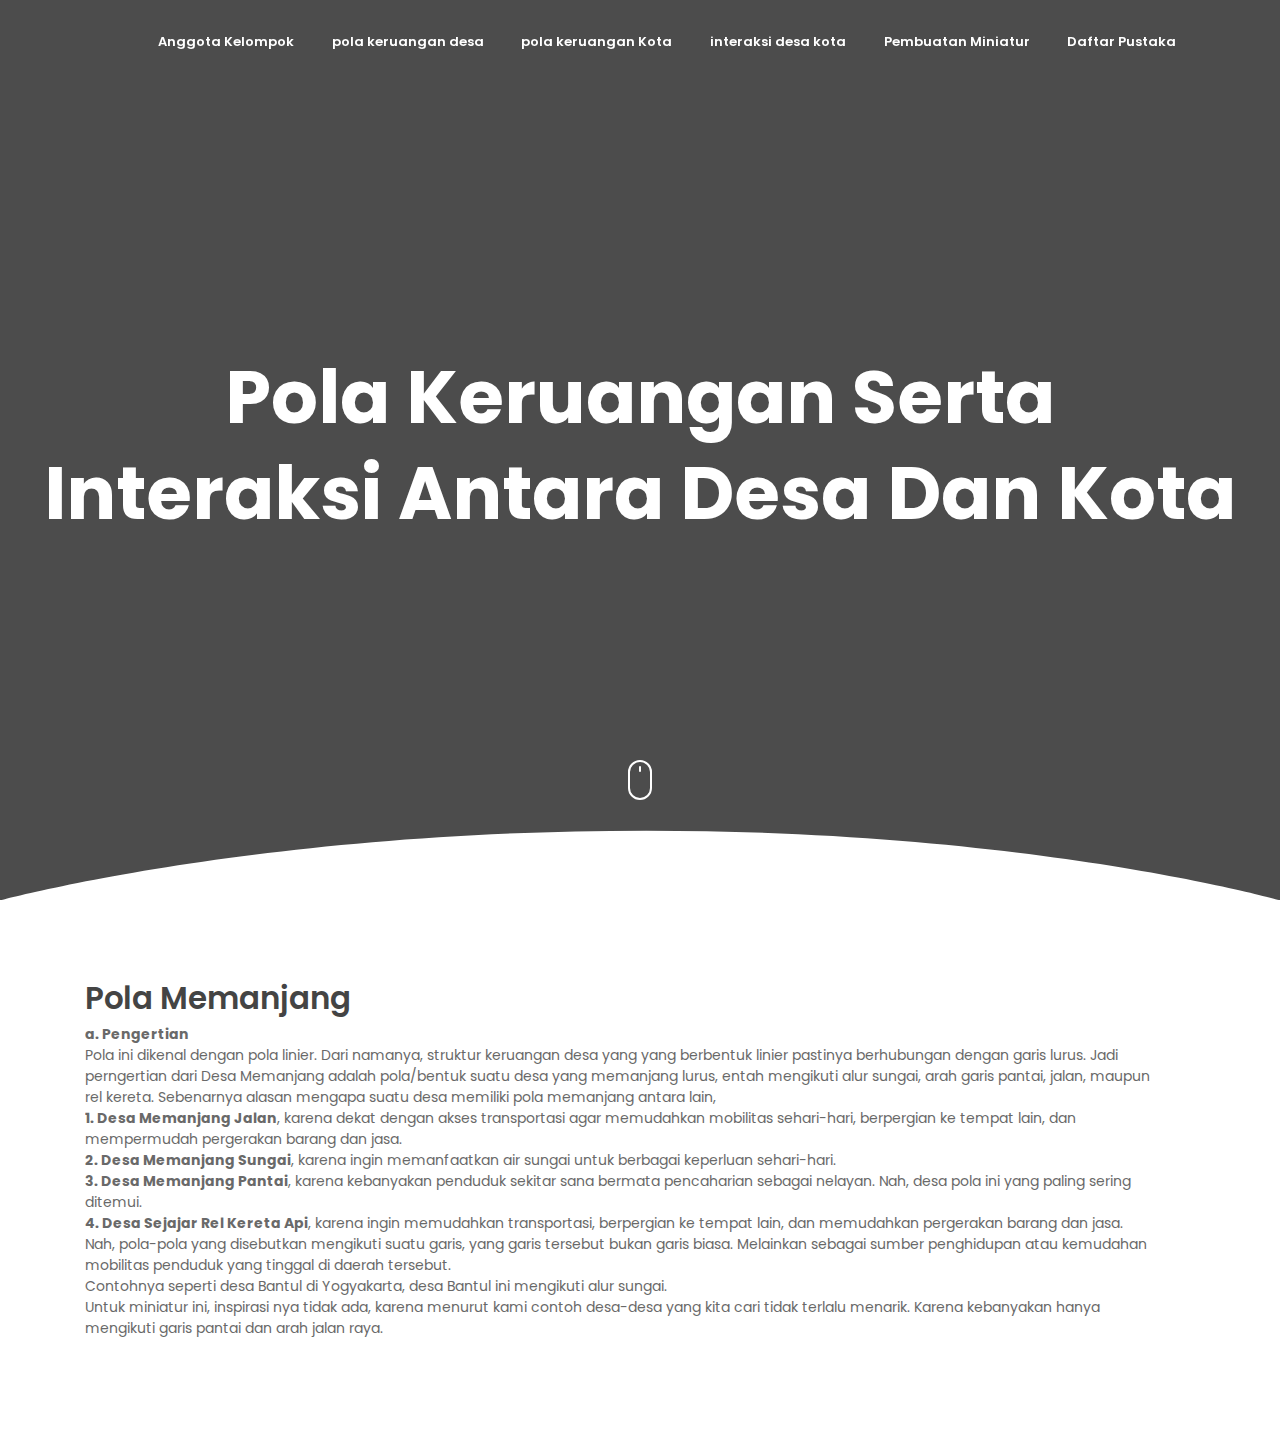
<file: materikhusus.html>
<!DOCTYPE html>
<html lang="en">

<head>
    <meta charset="utf-8">
    <meta name="viewport" content="width=device-width, initial-scale=1, shrink-to-fit=no">
    <meta name="description" content="Start your development with LeadMark landing page.">
    <meta name="author" content="Devcrud">
    <title>Pola keruangan</title>
    <!-- font icons -->
    <link rel="stylesheet" href="assets/vendors/themify-icons/css/themify-icons.css">
    <!-- Bootstrap + LeadMark main styles -->
    <link rel="stylesheet" href="assets/css/leadmark.css">
</head>

<body data-spy="scroll" data-target=".navbar" data-offset="40" id="home">

    <!-- page Navigation -->
    <nav class="navbar custom-navbar navbar-expand-md navbar-light fixed-top" data-spy="affix" data-offset-top="10">
        <div class="container">
            <!-- <a class="navbar-brand" href="#">
                <img src="assets/imgs/logo.svg" alt="">
            </a> -->
            <button class="navbar-toggler ml-auto" type="button" data-toggle="collapse"
                data-target="#navbarSupportedContent" aria-controls="navbarSupportedContent" aria-expanded="false"
                aria-label="Toggle navigation">
                <span class="navbar-toggler-icon"></span>
            </button>
            <div class="collapse navbar-collapse" id="navbarSupportedContent">
                <ul class="navbar-nav ml-auto">
                    <li class="nav-item">
                        <a class="nav-link" href="kelompok.html">Anggota Kelompok</a>
                    </li>
                    <li class="nav-item">
                        <a class="nav-link" href="index.html">pola keruangan desa</a>
                    </li>
                    <li class="nav-item">
                        <a class="nav-link" href="kota.html">pola keruangan Kota</a>
                    </li>
                    <li class="nav-item">
                        <a class="nav-link" href="interaksidesakota.html">interaksi desa kota</a>
                    </li>
                    <li class="nav-item">
                        <a class="nav-link" href="alatbahan.html">Pembuatan Miniatur</a>
                    </li>
<li class="nav-item">
                        <a class="nav-link" href="daftarpustaka.html">Daftar Pustaka</a>
                    </li>
                </ul>
            </div>
        </div>
    </nav>
    <!-- End Of Second Navigation -->

    <!-- Page Header -->
    <header class="header">
        <div class="overlay">
            <h1 class="title">Pola Keruangan Serta</h1>
            <h1 class="title">Interaksi Antara Desa Dan Kota</h1>
        </div>
        <div class="shape">
            <svg viewBox="0 0 1500 200">
                <path
                    d="m 0,240 h 1500.4828 v -71.92164 c 0,0 -286.2763,-81.79324 -743.19024,-81.79324 C 300.37862,86.28512 0,168.07836 0,168.07836 Z" />
            </svg>
        </div>
        <div class="mouse-icon">
            <div class="wheel"></div>
        </div>
    </header>
    <!-- End Of Page Header -->

   

    <!-- About Section -->
    <section class="section" id="pengertiandesa">
        <div class="container">
            <div class="row justify-content-between">
                <div class="col-md-12 pr-md-5 mb-4 mb-md-0">
                    <h6 class="section-title mb-0">Pola Memanjang 

                    </h6>
                    <p>
                      <b> a. Pengertian</b><br>
    Pola ini dikenal dengan pola linier. Dari namanya, struktur keruangan desa yang yang berbentuk linier pastinya berhubungan dengan garis lurus. Jadi perngertian dari Desa Memanjang adalah pola/bentuk suatu desa yang memanjang lurus, entah mengikuti alur sungai, arah garis pantai, jalan, maupun rel kereta. 
    Sebenarnya alasan mengapa suatu desa memiliki pola memanjang antara lain,<br>
  <b>1. Desa Memanjang Jalan</b>, karena dekat dengan akses transportasi agar memudahkan mobilitas sehari-hari, berpergian ke tempat lain, dan mempermudah pergerakan barang dan jasa.<br>
  <b>2. Desa Memanjang Sungai</b>, karena ingin memanfaatkan air sungai untuk berbagai keperluan sehari-hari. <br>
  <b>3. Desa Memanjang Pantai</b>, karena kebanyakan penduduk sekitar sana bermata pencaharian sebagai nelayan. Nah, desa pola ini yang paling sering ditemui.<br>
  <b>4. Desa Sejajar Rel Kereta Api</b>, karena ingin memudahkan transportasi, berpergian ke tempat lain, dan memudahkan pergerakan barang dan jasa. <br>
    Nah, pola-pola yang disebutkan mengikuti suatu garis, yang garis tersebut bukan garis biasa. Melainkan sebagai sumber penghidupan atau kemudahan mobilitas penduduk yang tinggal di daerah tersebut.<br>
    Contohnya seperti desa Bantul di Yogyakarta, desa Bantul ini mengikuti alur sungai. <br>
    Untuk miniatur ini, inspirasi nya tidak ada, karena menurut kami contoh desa-desa yang kita cari tidak terlalu menarik. Karena kebanyakan hanya mengikuti garis pantai dan arah jalan raya.<br>
                    </p>
                </div>

            </div>
        </div>
    </section>

    <!-- core  -->
    <script src="assets/vendors/jquery/jquery-3.4.1.js"></script>
    <script src="assets/vendors/bootstrap/bootstrap.bundle.js"></script>

    <!-- bootstrap 3 affix -->
    <script src="assets/vendors/bootstrap/bootstrap.affix.js"></script>

    <!-- Isotope -->
    <script src="assets/vendors/isotope/isotope.pkgd.js"></script>

    <!-- LeadMark js -->
    <script src="assets/js/leadmark.js"></script>

</body>

</html>
</file>
<file: assets/vendors/themify-icons/css/themify-icons.css>
@font-face {
	font-family: 'themify';
	src:url("../fonts/themify.eot?-fvbane");
	src:url("../fonts/themify.eot?#iefix-fvbane") format("embedded-opentype"),
		url("../fonts/themify.woff?-fvbane") format("woff"),
		url("../fonts/themify.ttf?-fvbane") format("truetype"),
		url("../fonts/themify.svg?-fvbane#themify") format("svg");
	font-weight: normal;
	font-style: normal;
}

[class^="ti-"], [class*=" ti-"] {
	font-family: 'themify';
	speak: none;
	font-style: normal;
	font-weight: normal;
	font-variant: normal;
	text-transform: none;
	line-height: 1;

	/* Better Font Rendering =========== */
	-webkit-font-smoothing: antialiased;
	-moz-osx-font-smoothing: grayscale;
}

.ti-wand:before {
	content: "\e600";
}
.ti-volume:before {
	content: "\e601";
}
.ti-user:before {
	content: "\e602";
}
.ti-unlock:before {
	content: "\e603";
}
.ti-unlink:before {
	content: "\e604";
}
.ti-trash:before {
	content: "\e605";
}
.ti-thought:before {
	content: "\e606";
}
.ti-target:before {
	content: "\e607";
}
.ti-tag:before {
	content: "\e608";
}
.ti-tablet:before {
	content: "\e609";
}
.ti-star:before {
	content: "\e60a";
}
.ti-spray:before {
	content: "\e60b";
}
.ti-signal:before {
	content: "\e60c";
}
.ti-shopping-cart:before {
	content: "\e60d";
}
.ti-shopping-cart-full:before {
	content: "\e60e";
}
.ti-settings:before {
	content: "\e60f";
}
.ti-search:before {
	content: "\e610";
}
.ti-zoom-in:before {
	content: "\e611";
}
.ti-zoom-out:before {
	content: "\e612";
}
.ti-cut:before {
	content: "\e613";
}
.ti-ruler:before {
	content: "\e614";
}
.ti-ruler-pencil:before {
	content: "\e615";
}
.ti-ruler-alt:before {
	content: "\e616";
}
.ti-bookmark:before {
	content: "\e617";
}
.ti-bookmark-alt:before {
	content: "\e618";
}
.ti-reload:before {
	content: "\e619";
}
.ti-plus:before {
	content: "\e61a";
}
.ti-pin:before {
	content: "\e61b";
}
.ti-pencil:before {
	content: "\e61c";
}
.ti-pencil-alt:before {
	content: "\e61d";
}
.ti-paint-roller:before {
	content: "\e61e";
}
.ti-paint-bucket:before {
	content: "\e61f";
}
.ti-na:before {
	content: "\e620";
}
.ti-mobile:before {
	content: "\e621";
}
.ti-minus:before {
	content: "\e622";
}
.ti-medall:before {
	content: "\e623";
}
.ti-medall-alt:before {
	content: "\e624";
}
.ti-marker:before {
	content: "\e625";
}
.ti-marker-alt:before {
	content: "\e626";
}
.ti-arrow-up:before {
	content: "\e627";
}
.ti-arrow-right:before {
	content: "\e628";
}
.ti-arrow-left:before {
	content: "\e629";
}
.ti-arrow-down:before {
	content: "\e62a";
}
.ti-lock:before {
	content: "\e62b";
}
.ti-location-arrow:before {
	content: "\e62c";
}
.ti-link:before {
	content: "\e62d";
}
.ti-layout:before {
	content: "\e62e";
}
.ti-layers:before {
	content: "\e62f";
}
.ti-layers-alt:before {
	content: "\e630";
}
.ti-key:before {
	content: "\e631";
}
.ti-import:before {
	content: "\e632";
}
.ti-image:before {
	content: "\e633";
}
.ti-heart:before {
	content: "\e634";
}
.ti-heart-broken:before {
	content: "\e635";
}
.ti-hand-stop:before {
	content: "\e636";
}
.ti-hand-open:before {
	content: "\e637";
}
.ti-hand-drag:before {
	content: "\e638";
}
.ti-folder:before {
	content: "\e639";
}
.ti-flag:before {
	content: "\e63a";
}
.ti-flag-alt:before {
	content: "\e63b";
}
.ti-flag-alt-2:before {
	content: "\e63c";
}
.ti-eye:before {
	content: "\e63d";
}
.ti-export:before {
	content: "\e63e";
}
.ti-exchange-vertical:before {
	content: "\e63f";
}
.ti-desktop:before {
	content: "\e640";
}
.ti-cup:before {
	content: "\e641";
}
.ti-crown:before {
	content: "\e642";
}
.ti-comments:before {
	content: "\e643";
}
.ti-comment:before {
	content: "\e644";
}
.ti-comment-alt:before {
	content: "\e645";
}
.ti-close:before {
	content: "\e646";
}
.ti-clip:before {
	content: "\e647";
}
.ti-angle-up:before {
	content: "\e648";
}
.ti-angle-right:before {
	content: "\e649";
}
.ti-angle-left:before {
	content: "\e64a";
}
.ti-angle-down:before {
	content: "\e64b";
}
.ti-check:before {
	content: "\e64c";
}
.ti-check-box:before {
	content: "\e64d";
}
.ti-camera:before {
	content: "\e64e";
}
.ti-announcement:before {
	content: "\e64f";
}
.ti-brush:before {
	content: "\e650";
}
.ti-briefcase:before {
	content: "\e651";
}
.ti-bolt:before {
	content: "\e652";
}
.ti-bolt-alt:before {
	content: "\e653";
}
.ti-blackboard:before {
	content: "\e654";
}
.ti-bag:before {
	content: "\e655";
}
.ti-move:before {
	content: "\e656";
}
.ti-arrows-vertical:before {
	content: "\e657";
}
.ti-arrows-horizontal:before {
	content: "\e658";
}
.ti-fullscreen:before {
	content: "\e659";
}
.ti-arrow-top-right:before {
	content: "\e65a";
}
.ti-arrow-top-left:before {
	content: "\e65b";
}
.ti-arrow-circle-up:before {
	content: "\e65c";
}
.ti-arrow-circle-right:before {
	content: "\e65d";
}
.ti-arrow-circle-left:before {
	content: "\e65e";
}
.ti-arrow-circle-down:before {
	content: "\e65f";
}
.ti-angle-double-up:before {
	content: "\e660";
}
.ti-angle-double-right:before {
	content: "\e661";
}
.ti-angle-double-left:before {
	content: "\e662";
}
.ti-angle-double-down:before {
	content: "\e663";
}
.ti-zip:before {
	content: "\e664";
}
.ti-world:before {
	content: "\e665";
}
.ti-wheelchair:before {
	content: "\e666";
}
.ti-view-list:before {
	content: "\e667";
}
.ti-view-list-alt:before {
	content: "\e668";
}
.ti-view-grid:before {
	content: "\e669";
}
.ti-uppercase:before {
	content: "\e66a";
}
.ti-upload:before {
	content: "\e66b";
}
.ti-underline:before {
	content: "\e66c";
}
.ti-truck:before {
	content: "\e66d";
}
.ti-timer:before {
	content: "\e66e";
}
.ti-ticket:before {
	content: "\e66f";
}
.ti-thumb-up:before {
	content: "\e670";
}
.ti-thumb-down:before {
	content: "\e671";
}
.ti-text:before {
	content: "\e672";
}
.ti-stats-up:before {
	content: "\e673";
}
.ti-stats-down:before {
	content: "\e674";
}
.ti-split-v:before {
	content: "\e675";
}
.ti-split-h:before {
	content: "\e676";
}
.ti-smallcap:before {
	content: "\e677";
}
.ti-shine:before {
	content: "\e678";
}
.ti-shift-right:before {
	content: "\e679";
}
.ti-shift-left:before {
	content: "\e67a";
}
.ti-shield:before {
	content: "\e67b";
}
.ti-notepad:before {
	content: "\e67c";
}
.ti-server:before {
	content: "\e67d";
}
.ti-quote-right:before {
	content: "\e67e";
}
.ti-quote-left:before {
	content: "\e67f";
}
.ti-pulse:before {
	content: "\e680";
}
.ti-printer:before {
	content: "\e681";
}
.ti-power-off:before {
	content: "\e682";
}
.ti-plug:before {
	content: "\e683";
}
.ti-pie-chart:before {
	content: "\e684";
}
.ti-paragraph:before {
	content: "\e685";
}
.ti-panel:before {
	content: "\e686";
}
.ti-package:before {
	content: "\e687";
}
.ti-music:before {
	content: "\e688";
}
.ti-music-alt:before {
	content: "\e689";
}
.ti-mouse:before {
	content: "\e68a";
}
.ti-mouse-alt:before {
	content: "\e68b";
}
.ti-money:before {
	content: "\e68c";
}
.ti-microphone:before {
	content: "\e68d";
}
.ti-menu:before {
	content: "\e68e";
}
.ti-menu-alt:before {
	content: "\e68f";
}
.ti-map:before {
	content: "\e690";
}
.ti-map-alt:before {
	content: "\e691";
}
.ti-loop:before {
	content: "\e692";
}
.ti-location-pin:before {
	content: "\e693";
}
.ti-list:before {
	content: "\e694";
}
.ti-light-bulb:before {
	content: "\e695";
}
.ti-Italic:before {
	content: "\e696";
}
.ti-info:before {
	content: "\e697";
}
.ti-infinite:before {
	content: "\e698";
}
.ti-id-badge:before {
	content: "\e699";
}
.ti-hummer:before {
	content: "\e69a";
}
.ti-home:before {
	content: "\e69b";
}
.ti-help:before {
	content: "\e69c";
}
.ti-headphone:before {
	content: "\e69d";
}
.ti-harddrives:before {
	content: "\e69e";
}
.ti-harddrive:before {
	content: "\e69f";
}
.ti-gift:before {
	content: "\e6a0";
}
.ti-game:before {
	content: "\e6a1";
}
.ti-filter:before {
	content: "\e6a2";
}
.ti-files:before {
	content: "\e6a3";
}
.ti-file:before {
	content: "\e6a4";
}
.ti-eraser:before {
	content: "\e6a5";
}
.ti-envelope:before {
	content: "\e6a6";
}
.ti-download:before {
	content: "\e6a7";
}
.ti-direction:before {
	content: "\e6a8";
}
.ti-direction-alt:before {
	content: "\e6a9";
}
.ti-dashboard:before {
	content: "\e6aa";
}
.ti-control-stop:before {
	content: "\e6ab";
}
.ti-control-shuffle:before {
	content: "\e6ac";
}
.ti-control-play:before {
	content: "\e6ad";
}
.ti-control-pause:before {
	content: "\e6ae";
}
.ti-control-forward:before {
	content: "\e6af";
}
.ti-control-backward:before {
	content: "\e6b0";
}
.ti-cloud:before {
	content: "\e6b1";
}
.ti-cloud-up:before {
	content: "\e6b2";
}
.ti-cloud-down:before {
	content: "\e6b3";
}
.ti-clipboard:before {
	content: "\e6b4";
}
.ti-car:before {
	content: "\e6b5";
}
.ti-calendar:before {
	content: "\e6b6";
}
.ti-book:before {
	content: "\e6b7";
}
.ti-bell:before {
	content: "\e6b8";
}
.ti-basketball:before {
	content: "\e6b9";
}
.ti-bar-chart:before {
	content: "\e6ba";
}
.ti-bar-chart-alt:before {
	content: "\e6bb";
}
.ti-back-right:before {
	content: "\e6bc";
}
.ti-back-left:before {
	content: "\e6bd";
}
.ti-arrows-corner:before {
	content: "\e6be";
}
.ti-archive:before {
	content: "\e6bf";
}
.ti-anchor:before {
	content: "\e6c0";
}
.ti-align-right:before {
	content: "\e6c1";
}
.ti-align-left:before {
	content: "\e6c2";
}
.ti-align-justify:before {
	content: "\e6c3";
}
.ti-align-center:before {
	content: "\e6c4";
}
.ti-alert:before {
	content: "\e6c5";
}
.ti-alarm-clock:before {
	content: "\e6c6";
}
.ti-agenda:before {
	content: "\e6c7";
}
.ti-write:before {
	content: "\e6c8";
}
.ti-window:before {
	content: "\e6c9";
}
.ti-widgetized:before {
	content: "\e6ca";
}
.ti-widget:before {
	content: "\e6cb";
}
.ti-widget-alt:before {
	content: "\e6cc";
}
.ti-wallet:before {
	content: "\e6cd";
}
.ti-video-clapper:before {
	content: "\e6ce";
}
.ti-video-camera:before {
	content: "\e6cf";
}
.ti-vector:before {
	content: "\e6d0";
}
.ti-themify-logo:before {
	content: "\e6d1";
}
.ti-themify-favicon:before {
	content: "\e6d2";
}
.ti-themify-favicon-alt:before {
	content: "\e6d3";
}
.ti-support:before {
	content: "\e6d4";
}
.ti-stamp:before {
	content: "\e6d5";
}
.ti-split-v-alt:before {
	content: "\e6d6";
}
.ti-slice:before {
	content: "\e6d7";
}
.ti-shortcode:before {
	content: "\e6d8";
}
.ti-shift-right-alt:before {
	content: "\e6d9";
}
.ti-shift-left-alt:before {
	content: "\e6da";
}
.ti-ruler-alt-2:before {
	content: "\e6db";
}
.ti-receipt:before {
	content: "\e6dc";
}
.ti-pin2:before {
	content: "\e6dd";
}
.ti-pin-alt:before {
	content: "\e6de";
}
.ti-pencil-alt2:before {
	content: "\e6df";
}
.ti-palette:before {
	content: "\e6e0";
}
.ti-more:before {
	content: "\e6e1";
}
.ti-more-alt:before {
	content: "\e6e2";
}
.ti-microphone-alt:before {
	content: "\e6e3";
}
.ti-magnet:before {
	content: "\e6e4";
}
.ti-line-double:before {
	content: "\e6e5";
}
.ti-line-dotted:before {
	content: "\e6e6";
}
.ti-line-dashed:before {
	content: "\e6e7";
}
.ti-layout-width-full:before {
	content: "\e6e8";
}
.ti-layout-width-default:before {
	content: "\e6e9";
}
.ti-layout-width-default-alt:before {
	content: "\e6ea";
}
.ti-layout-tab:before {
	content: "\e6eb";
}
.ti-layout-tab-window:before {
	content: "\e6ec";
}
.ti-layout-tab-v:before {
	content: "\e6ed";
}
.ti-layout-tab-min:before {
	content: "\e6ee";
}
.ti-layout-slider:before {
	content: "\e6ef";
}
.ti-layout-slider-alt:before {
	content: "\e6f0";
}
.ti-layout-sidebar-right:before {
	content: "\e6f1";
}
.ti-layout-sidebar-none:before {
	content: "\e6f2";
}
.ti-layout-sidebar-left:before {
	content: "\e6f3";
}
.ti-layout-placeholder:before {
	content: "\e6f4";
}
.ti-layout-menu:before {
	content: "\e6f5";
}
.ti-layout-menu-v:before {
	content: "\e6f6";
}
.ti-layout-menu-separated:before {
	content: "\e6f7";
}
.ti-layout-menu-full:before {
	content: "\e6f8";
}
.ti-layout-media-right-alt:before {
	content: "\e6f9";
}
.ti-layout-media-right:before {
	content: "\e6fa";
}
.ti-layout-media-overlay:before {
	content: "\e6fb";
}
.ti-layout-media-overlay-alt:before {
	content: "\e6fc";
}
.ti-layout-media-overlay-alt-2:before {
	content: "\e6fd";
}
.ti-layout-media-left-alt:before {
	content: "\e6fe";
}
.ti-layout-media-left:before {
	content: "\e6ff";
}
.ti-layout-media-center-alt:before {
	content: "\e700";
}
.ti-layout-media-center:before {
	content: "\e701";
}
.ti-layout-list-thumb:before {
	content: "\e702";
}
.ti-layout-list-thumb-alt:before {
	content: "\e703";
}
.ti-layout-list-post:before {
	content: "\e704";
}
.ti-layout-list-large-image:before {
	content: "\e705";
}
.ti-layout-line-solid:before {
	content: "\e706";
}
.ti-layout-grid4:before {
	content: "\e707";
}
.ti-layout-grid3:before {
	content: "\e708";
}
.ti-layout-grid2:before {
	content: "\e709";
}
.ti-layout-grid2-thumb:before {
	content: "\e70a";
}
.ti-layout-cta-right:before {
	content: "\e70b";
}
.ti-layout-cta-left:before {
	content: "\e70c";
}
.ti-layout-cta-center:before {
	content: "\e70d";
}
.ti-layout-cta-btn-right:before {
	content: "\e70e";
}
.ti-layout-cta-btn-left:before {
	content: "\e70f";
}
.ti-layout-column4:before {
	content: "\e710";
}
.ti-layout-column3:before {
	content: "\e711";
}
.ti-layout-column2:before {
	content: "\e712";
}
.ti-layout-accordion-separated:before {
	content: "\e713";
}
.ti-layout-accordion-merged:before {
	content: "\e714";
}
.ti-layout-accordion-list:before {
	content: "\e715";
}
.ti-ink-pen:before {
	content: "\e716";
}
.ti-info-alt:before {
	content: "\e717";
}
.ti-help-alt:before {
	content: "\e718";
}
.ti-headphone-alt:before {
	content: "\e719";
}
.ti-hand-point-up:before {
	content: "\e71a";
}
.ti-hand-point-right:before {
	content: "\e71b";
}
.ti-hand-point-left:before {
	content: "\e71c";
}
.ti-hand-point-down:before {
	content: "\e71d";
}
.ti-gallery:before {
	content: "\e71e";
}
.ti-face-smile:before {
	content: "\e71f";
}
.ti-face-sad:before {
	content: "\e720";
}
.ti-credit-card:before {
	content: "\e721";
}
.ti-control-skip-forward:before {
	content: "\e722";
}
.ti-control-skip-backward:before {
	content: "\e723";
}
.ti-control-record:before {
	content: "\e724";
}
.ti-control-eject:before {
	content: "\e725";
}
.ti-comments-smiley:before {
	content: "\e726";
}
.ti-brush-alt:before {
	content: "\e727";
}
.ti-youtube:before {
	content: "\e728";
}
.ti-vimeo:before {
	content: "\e729";
}
.ti-twitter:before {
	content: "\e72a";
}
.ti-time:before {
	content: "\e72b";
}
.ti-tumblr:before {
	content: "\e72c";
}
.ti-skype:before {
	content: "\e72d";
}
.ti-share:before {
	content: "\e72e";
}
.ti-share-alt:before {
	content: "\e72f";
}
.ti-rocket:before {
	content: "\e730";
}
.ti-pinterest:before {
	content: "\e731";
}
.ti-new-window:before {
	content: "\e732";
}
.ti-microsoft:before {
	content: "\e733";
}
.ti-list-ol:before {
	content: "\e734";
}
.ti-linkedin:before {
	content: "\e735";
}
.ti-layout-sidebar-2:before {
	content: "\e736";
}
.ti-layout-grid4-alt:before {
	content: "\e737";
}
.ti-layout-grid3-alt:before {
	content: "\e738";
}
.ti-layout-grid2-alt:before {
	content: "\e739";
}
.ti-layout-column4-alt:before {
	content: "\e73a";
}
.ti-layout-column3-alt:before {
	content: "\e73b";
}
.ti-layout-column2-alt:before {
	content: "\e73c";
}
.ti-instagram:before {
	content: "\e73d";
}
.ti-google:before {
	content: "\e73e";
}
.ti-github:before {
	content: "\e73f";
}
.ti-flickr:before {
	content: "\e740";
}
.ti-facebook:before {
	content: "\e741";
}
.ti-dropbox:before {
	content: "\e742";
}
.ti-dribbble:before {
	content: "\e743";
}
.ti-apple:before {
	content: "\e744";
}
.ti-android:before {
	content: "\e745";
}
.ti-save:before {
	content: "\e746";
}
.ti-save-alt:before {
	content: "\e747";
}
.ti-yahoo:before {
	content: "\e748";
}
.ti-wordpress:before {
	content: "\e749";
}
.ti-vimeo-alt:before {
	content: "\e74a";
}
.ti-twitter-alt:before {
	content: "\e74b";
}
.ti-tumblr-alt:before {
	content: "\e74c";
}
.ti-trello:before {
	content: "\e74d";
}
.ti-stack-overflow:before {
	content: "\e74e";
}
.ti-soundcloud:before {
	content: "\e74f";
}
.ti-sharethis:before {
	content: "\e750";
}
.ti-sharethis-alt:before {
	content: "\e751";
}
.ti-reddit:before {
	content: "\e752";
}
.ti-pinterest-alt:before {
	content: "\e753";
}
.ti-microsoft-alt:before {
	content: "\e754";
}
.ti-linux:before {
	content: "\e755";
}
.ti-jsfiddle:before {
	content: "\e756";
}
.ti-joomla:before {
	content: "\e757";
}
.ti-html5:before {
	content: "\e758";
}
.ti-flickr-alt:before {
	content: "\e759";
}
.ti-email:before {
	content: "\e75a";
}
.ti-drupal:before {
	content: "\e75b";
}
.ti-dropbox-alt:before {
	content: "\e75c";
}
.ti-css3:before {
	content: "\e75d";
}
.ti-rss:before {
	content: "\e75e";
}
.ti-rss-alt:before {
	content: "\e75f";
}
</file>
<file: assets/css/leadmark.css>
@charset "UTF-8";
/*!
=========================================================
* LeadMark Landing page
=========================================================

* Copyright: 2019 DevCRUD (https://devcrud.com)
* Licensed: (https://devcrud.com/licenses)
* Coded by www.devcrud.com

=========================================================

* The above copyright notice and this permission notice shall be included in all copies or substantial portions of the Software.
*/
@import url("https://fonts.googleapis.com/css?family=Poppins:100,100i,200,200i,300,300i,400,400i,500,500i,600,600i,700,700i,800,800i,900,900i");
:root {
  --blue: #007bff;
  --indigo: #6610f2;
  --purple: #6f42c1;
  --pink: #e83e8c;
  --red: #eb4d4b;
  --orange: #fd7e14;
  --yellow: #EE5A24;
  --green: #6ab04c;
  --teal: #00cec9;
  --cyan: #1289A7;
  --white: #fff;
  --gray: #6c757d;
  --gray-dark: #1b1b1b;
  --primary: #ff6e42;
  --secondary: #6c757d;
  --success: #6ab04c;
  --info: #1289A7;
  --warning: #EE5A24;
  --danger: #eb4d4b;
  --light: #f8f9fa;
  --dark: #1b1b1b;
  --breakpoint-xs: 0;
  --breakpoint-sm: 576px;
  --breakpoint-md: 768px;
  --breakpoint-lg: 992px;
  --breakpoint-xl: 1200px;
  --font-family-sans-serif: "Poppins", sans-serif;
  --font-family-monospace: SFMono-Regular, Menlo, Monaco, Consolas, "Liberation Mono", "Courier New", monospace;
}

*,
*::before,
*::after {
  box-sizing: border-box;
}

html {
  font-family: sans-serif;
  line-height: 1.15;
  -webkit-text-size-adjust: 100%;
  -webkit-tap-highlight-color: rgba(0, 0, 0, 0);
}

article, aside, figcaption, figure, footer, header, hgroup, main, nav, section {
  display: block;
}

body {
  margin: 0;
  font-family: "Poppins", sans-serif;
  font-size: 1rem;
  font-weight: 400;
  line-height: 1.5;
  color: #444;
  text-align: left;
  background-color: #fff;
}

[tabindex="-1"]:focus {
  outline: 0 !important;
}

hr {
  box-sizing: content-box;
  height: 0;
  overflow: visible;
}

h1, h2, h3, h4, h5, h6 {
  margin-top: 0;
  margin-bottom: 0.5rem;
}

p {
  margin-top: 0;
  margin-bottom: 1rem;
}

abbr[title],
abbr[data-original-title] {
  text-decoration: underline;
  -webkit-text-decoration: underline dotted;
          text-decoration: underline dotted;
  cursor: help;
  border-bottom: 0;
  -webkit-text-decoration-skip-ink: none;
          text-decoration-skip-ink: none;
}

address {
  margin-bottom: 1rem;
  font-style: normal;
  line-height: inherit;
}

ol,
ul,
dl {
  margin-top: 0;
  margin-bottom: 1rem;
}

ol ol,
ul ul,
ol ul,
ul ol {
  margin-bottom: 0;
}

dt {
  font-weight: 700;
}

dd {
  margin-bottom: .5rem;
  margin-left: 0;
}

blockquote {
  margin: 0 0 1rem;
}

b,
strong {
  font-weight: bolder;
}

small {
  font-size: 80%;
}

sub,
sup {
  position: relative;
  font-size: 75%;
  line-height: 0;
  vertical-align: baseline;
}

sub {
  bottom: -.25em;
}

sup {
  top: -.5em;
}

a {
  color: #ff6e42;
  text-decoration: none;
  background-color: transparent;
}

a:hover {
  color: #f53900;
  text-decoration: none;
}

a:not([href]):not([tabindex]) {
  color: inherit;
  text-decoration: none;
}

a:not([href]):not([tabindex]):hover, a:not([href]):not([tabindex]):focus {
  color: inherit;
  text-decoration: none;
}

a:not([href]):not([tabindex]):focus {
  outline: 0;
}

pre,
code,
kbd,
samp {
  font-family: SFMono-Regular, Menlo, Monaco, Consolas, "Liberation Mono", "Courier New", monospace;
  font-size: 1em;
}

pre {
  margin-top: 0;
  margin-bottom: 1rem;
  overflow: auto;
}

figure {
  margin: 0 0 1rem;
}

img {
  vertical-align: middle;
  border-style: none;
}

svg {
  overflow: hidden;
  vertical-align: middle;
}

table {
  border-collapse: collapse;
}

caption {
  padding-top: 0.75rem;
  padding-bottom: 0.75rem;
  color: #6c757d;
  text-align: left;
  caption-side: bottom;
}

th {
  text-align: inherit;
}

label {
  display: inline-block;
  margin-bottom: 0.5rem;
}

button {
  border-radius: 0;
}

button:focus {
  outline: 1px dotted;
  outline: 5px auto -webkit-focus-ring-color;
}

input,
button,
select,
optgroup,
textarea {
  margin: 0;
  font-family: inherit;
  font-size: inherit;
  line-height: inherit;
}

button,
input {
  overflow: visible;
}

button,
select {
  text-transform: none;
}

select {
  word-wrap: normal;
}

button,
[type="button"],
[type="reset"],
[type="submit"] {
  -webkit-appearance: button;
}

button:not(:disabled),
[type="button"]:not(:disabled),
[type="reset"]:not(:disabled),
[type="submit"]:not(:disabled) {
  cursor: pointer;
}

button::-moz-focus-inner,
[type="button"]::-moz-focus-inner,
[type="reset"]::-moz-focus-inner,
[type="submit"]::-moz-focus-inner {
  padding: 0;
  border-style: none;
}

input[type="radio"],
input[type="checkbox"] {
  box-sizing: border-box;
  padding: 0;
}

input[type="date"],
input[type="time"],
input[type="datetime-local"],
input[type="month"] {
  -webkit-appearance: listbox;
}

textarea {
  overflow: auto;
  resize: vertical;
}

fieldset {
  min-width: 0;
  padding: 0;
  margin: 0;
  border: 0;
}

legend {
  display: block;
  width: 100%;
  max-width: 100%;
  padding: 0;
  margin-bottom: .5rem;
  font-size: 1.5rem;
  line-height: inherit;
  color: inherit;
  white-space: normal;
}

progress {
  vertical-align: baseline;
}

[type="number"]::-webkit-inner-spin-button,
[type="number"]::-webkit-outer-spin-button {
  height: auto;
}

[type="search"] {
  outline-offset: -2px;
  -webkit-appearance: none;
}

[type="search"]::-webkit-search-decoration {
  -webkit-appearance: none;
}

::-webkit-file-upload-button {
  font: inherit;
  -webkit-appearance: button;
}

output {
  display: inline-block;
}

summary {
  display: list-item;
  cursor: pointer;
}

template {
  display: none;
}

[hidden] {
  display: none !important;
}

h1, h2, h3, h4, h5, h6,
.h1, .h2, .h3, .h4, .h5, .h6 {
  margin-bottom: 0.5rem;
  font-weight: 500;
  line-height: 1.2;
}

h1, .h1 {
  font-size: 2.5rem;
}

h2, .h2 {
  font-size: 2rem;
}

h3, .h3 {
  font-size: 1.75rem;
}

h4, .h4 {
  font-size: 1.5rem;
}

h5, .h5 {
  font-size: 1.25rem;
}

h6, .h6 {
  font-size: 1rem;
}

.lead {
  font-size: 1.25rem;
  font-weight: 300;
}

.display-1 {
  font-size: 6rem;
  font-weight: 300;
  line-height: 1.2;
}

.display-2 {
  font-size: 5.5rem;
  font-weight: 300;
  line-height: 1.2;
}

.display-3 {
  font-size: 4.5rem;
  font-weight: 300;
  line-height: 1.2;
}

.display-4 {
  font-size: 3.5rem;
  font-weight: 300;
  line-height: 1.2;
}

hr {
  margin-top: 1rem;
  margin-bottom: 1rem;
  border: 0;
  border-top: 1px solid rgba(0, 0, 0, 0.1);
}

small,
.small {
  font-size: 80%;
  font-weight: 400;
}

mark,
.mark {
  padding: 0.2em;
  background-color: #fcf8e3;
}

.list-unstyled {
  padding-left: 0;
  list-style: none;
}

.list-inline {
  padding-left: 0;
  list-style: none;
}

.list-inline-item {
  display: inline-block;
}

.list-inline-item:not(:last-child) {
  margin-right: 0.5rem;
}

.initialism {
  font-size: 90%;
  text-transform: uppercase;
}

.blockquote {
  margin-bottom: 1rem;
  font-size: 1.25rem;
}

.blockquote-footer {
  display: block;
  font-size: 80%;
  color: #6c757d;
}

.blockquote-footer::before {
  content: "\2014\00A0";
}

.img-fluid {
  max-width: 100%;
  height: auto;
}

.img-thumbnail {
  padding: 0.25rem;
  background-color: #fff;
  border: 1px solid #dee2e6;
  border-radius: 0.25rem;
  max-width: 100%;
  height: auto;
}

.figure {
  display: inline-block;
}

.figure-img {
  margin-bottom: 0.5rem;
  line-height: 1;
}

.figure-caption {
  font-size: 90%;
  color: #6c757d;
}

code {
  font-size: 87.5%;
  color: #e83e8c;
  word-break: break-word;
}

a > code {
  color: inherit;
}

kbd {
  padding: 0.2rem 0.4rem;
  font-size: 87.5%;
  color: #fff;
  background-color: #1b1b1b;
  border-radius: 0.2rem;
}

kbd kbd {
  padding: 0;
  font-size: 100%;
  font-weight: 700;
}

pre {
  display: block;
  font-size: 87.5%;
  color: #1b1b1b;
}

pre code {
  font-size: inherit;
  color: inherit;
  word-break: normal;
}

.pre-scrollable {
  max-height: 340px;
  overflow-y: scroll;
}

.container {
  width: 100%;
  padding-right: 15px;
  padding-left: 15px;
  margin-right: auto;
  margin-left: auto;
}

@media (min-width: 576px) {
  .container {
    max-width: 540px;
  }
}

@media (min-width: 768px) {
  .container {
    max-width: 720px;
  }
}

@media (min-width: 992px) {
  .container {
    max-width: 960px;
  }
}

@media (min-width: 1200px) {
  .container {
    max-width: 1140px;
  }
}

.container-fluid {
  width: 100%;
  padding-right: 15px;
  padding-left: 15px;
  margin-right: auto;
  margin-left: auto;
}

.row {
  display: -webkit-box;
  display: -webkit-flex;
  display: -ms-flexbox;
  display: flex;
  -webkit-flex-wrap: wrap;
      -ms-flex-wrap: wrap;
          flex-wrap: wrap;
  margin-right: -15px;
  margin-left: -15px;
}

.no-gutters {
  margin-right: 0;
  margin-left: 0;
}

.no-gutters > .col,
.no-gutters > [class*="col-"] {
  padding-right: 0;
  padding-left: 0;
}

.col-1, .col-2, .col-3, .col-4, .col-5, .col-6, .col-7, .col-8, .col-9, .col-10, .col-11, .col-12, .col,
.col-auto, .col-sm-1, .col-sm-2, .col-sm-3, .col-sm-4, .col-sm-5, .col-sm-6, .col-sm-7, .col-sm-8, .col-sm-9, .col-sm-10, .col-sm-11, .col-sm-12, .col-sm,
.col-sm-auto, .col-md-1, .col-md-2, .col-md-3, .col-md-4, .col-md-5, .col-md-6, .col-md-7, .col-md-8, .col-md-9, .col-md-10, .col-md-11, .col-md-12, .col-md,
.col-md-auto, .col-lg-1, .col-lg-2, .col-lg-3, .col-lg-4, .col-lg-5, .col-lg-6, .col-lg-7, .col-lg-8, .col-lg-9, .col-lg-10, .col-lg-11, .col-lg-12, .col-lg,
.col-lg-auto, .col-xl-1, .col-xl-2, .col-xl-3, .col-xl-4, .col-xl-5, .col-xl-6, .col-xl-7, .col-xl-8, .col-xl-9, .col-xl-10, .col-xl-11, .col-xl-12, .col-xl,
.col-xl-auto {
  position: relative;
  width: 100%;
  padding-right: 15px;
  padding-left: 15px;
}

.col {
  -webkit-flex-basis: 0;
      -ms-flex-preferred-size: 0;
          flex-basis: 0;
  -webkit-box-flex: 1;
  -webkit-flex-grow: 1;
      -ms-flex-positive: 1;
          flex-grow: 1;
  max-width: 100%;
}

.col-auto {
  -webkit-box-flex: 0;
  -webkit-flex: 0 0 auto;
      -ms-flex: 0 0 auto;
          flex: 0 0 auto;
  width: auto;
  max-width: 100%;
}

.col-1 {
  -webkit-box-flex: 0;
  -webkit-flex: 0 0 8.33333%;
      -ms-flex: 0 0 8.33333%;
          flex: 0 0 8.33333%;
  max-width: 8.33333%;
}

.col-2 {
  -webkit-box-flex: 0;
  -webkit-flex: 0 0 16.66667%;
      -ms-flex: 0 0 16.66667%;
          flex: 0 0 16.66667%;
  max-width: 16.66667%;
}

.col-3 {
  -webkit-box-flex: 0;
  -webkit-flex: 0 0 25%;
      -ms-flex: 0 0 25%;
          flex: 0 0 25%;
  max-width: 25%;
}

.col-4 {
  -webkit-box-flex: 0;
  -webkit-flex: 0 0 33.33333%;
      -ms-flex: 0 0 33.33333%;
          flex: 0 0 33.33333%;
  max-width: 33.33333%;
}

.col-5 {
  -webkit-box-flex: 0;
  -webkit-flex: 0 0 41.66667%;
      -ms-flex: 0 0 41.66667%;
          flex: 0 0 41.66667%;
  max-width: 41.66667%;
}

.col-6 {
  -webkit-box-flex: 0;
  -webkit-flex: 0 0 50%;
      -ms-flex: 0 0 50%;
          flex: 0 0 50%;
  max-width: 50%;
}

.col-7 {
  -webkit-box-flex: 0;
  -webkit-flex: 0 0 58.33333%;
      -ms-flex: 0 0 58.33333%;
          flex: 0 0 58.33333%;
  max-width: 58.33333%;
}

.col-8 {
  -webkit-box-flex: 0;
  -webkit-flex: 0 0 66.66667%;
      -ms-flex: 0 0 66.66667%;
          flex: 0 0 66.66667%;
  max-width: 66.66667%;
}

.col-9 {
  -webkit-box-flex: 0;
  -webkit-flex: 0 0 75%;
      -ms-flex: 0 0 75%;
          flex: 0 0 75%;
  max-width: 75%;
}

.col-10 {
  -webkit-box-flex: 0;
  -webkit-flex: 0 0 83.33333%;
      -ms-flex: 0 0 83.33333%;
          flex: 0 0 83.33333%;
  max-width: 83.33333%;
}

.col-11 {
  -webkit-box-flex: 0;
  -webkit-flex: 0 0 91.66667%;
      -ms-flex: 0 0 91.66667%;
          flex: 0 0 91.66667%;
  max-width: 91.66667%;
}

.col-12 {
  -webkit-box-flex: 0;
  -webkit-flex: 0 0 100%;
      -ms-flex: 0 0 100%;
          flex: 0 0 100%;
  max-width: 100%;
}

.order-first {
  -webkit-box-ordinal-group: 0;
  -webkit-order: -1;
      -ms-flex-order: -1;
          order: -1;
}

.order-last {
  -webkit-box-ordinal-group: 14;
  -webkit-order: 13;
      -ms-flex-order: 13;
          order: 13;
}

.order-0 {
  -webkit-box-ordinal-group: 1;
  -webkit-order: 0;
      -ms-flex-order: 0;
          order: 0;
}

.order-1 {
  -webkit-box-ordinal-group: 2;
  -webkit-order: 1;
      -ms-flex-order: 1;
          order: 1;
}

.order-2 {
  -webkit-box-ordinal-group: 3;
  -webkit-order: 2;
      -ms-flex-order: 2;
          order: 2;
}

.order-3 {
  -webkit-box-ordinal-group: 4;
  -webkit-order: 3;
      -ms-flex-order: 3;
          order: 3;
}

.order-4 {
  -webkit-box-ordinal-group: 5;
  -webkit-order: 4;
      -ms-flex-order: 4;
          order: 4;
}

.order-5 {
  -webkit-box-ordinal-group: 6;
  -webkit-order: 5;
      -ms-flex-order: 5;
          order: 5;
}

.order-6 {
  -webkit-box-ordinal-group: 7;
  -webkit-order: 6;
      -ms-flex-order: 6;
          order: 6;
}

.order-7 {
  -webkit-box-ordinal-group: 8;
  -webkit-order: 7;
      -ms-flex-order: 7;
          order: 7;
}

.order-8 {
  -webkit-box-ordinal-group: 9;
  -webkit-order: 8;
      -ms-flex-order: 8;
          order: 8;
}

.order-9 {
  -webkit-box-ordinal-group: 10;
  -webkit-order: 9;
      -ms-flex-order: 9;
          order: 9;
}

.order-10 {
  -webkit-box-ordinal-group: 11;
  -webkit-order: 10;
      -ms-flex-order: 10;
          order: 10;
}

.order-11 {
  -webkit-box-ordinal-group: 12;
  -webkit-order: 11;
      -ms-flex-order: 11;
          order: 11;
}

.order-12 {
  -webkit-box-ordinal-group: 13;
  -webkit-order: 12;
      -ms-flex-order: 12;
          order: 12;
}

.offset-1 {
  margin-left: 8.33333%;
}

.offset-2 {
  margin-left: 16.66667%;
}

.offset-3 {
  margin-left: 25%;
}

.offset-4 {
  margin-left: 33.33333%;
}

.offset-5 {
  margin-left: 41.66667%;
}

.offset-6 {
  margin-left: 50%;
}

.offset-7 {
  margin-left: 58.33333%;
}

.offset-8 {
  margin-left: 66.66667%;
}

.offset-9 {
  margin-left: 75%;
}

.offset-10 {
  margin-left: 83.33333%;
}

.offset-11 {
  margin-left: 91.66667%;
}

@media (min-width: 576px) {
  .col-sm {
    -webkit-flex-basis: 0;
        -ms-flex-preferred-size: 0;
            flex-basis: 0;
    -webkit-box-flex: 1;
    -webkit-flex-grow: 1;
        -ms-flex-positive: 1;
            flex-grow: 1;
    max-width: 100%;
  }
  .col-sm-auto {
    -webkit-box-flex: 0;
    -webkit-flex: 0 0 auto;
        -ms-flex: 0 0 auto;
            flex: 0 0 auto;
    width: auto;
    max-width: 100%;
  }
  .col-sm-1 {
    -webkit-box-flex: 0;
    -webkit-flex: 0 0 8.33333%;
        -ms-flex: 0 0 8.33333%;
            flex: 0 0 8.33333%;
    max-width: 8.33333%;
  }
  .col-sm-2 {
    -webkit-box-flex: 0;
    -webkit-flex: 0 0 16.66667%;
        -ms-flex: 0 0 16.66667%;
            flex: 0 0 16.66667%;
    max-width: 16.66667%;
  }
  .col-sm-3 {
    -webkit-box-flex: 0;
    -webkit-flex: 0 0 25%;
        -ms-flex: 0 0 25%;
            flex: 0 0 25%;
    max-width: 25%;
  }
  .col-sm-4 {
    -webkit-box-flex: 0;
    -webkit-flex: 0 0 33.33333%;
        -ms-flex: 0 0 33.33333%;
            flex: 0 0 33.33333%;
    max-width: 33.33333%;
  }
  .col-sm-5 {
    -webkit-box-flex: 0;
    -webkit-flex: 0 0 41.66667%;
        -ms-flex: 0 0 41.66667%;
            flex: 0 0 41.66667%;
    max-width: 41.66667%;
  }
  .col-sm-6 {
    -webkit-box-flex: 0;
    -webkit-flex: 0 0 50%;
        -ms-flex: 0 0 50%;
            flex: 0 0 50%;
    max-width: 50%;
  }
  .col-sm-7 {
    -webkit-box-flex: 0;
    -webkit-flex: 0 0 58.33333%;
        -ms-flex: 0 0 58.33333%;
            flex: 0 0 58.33333%;
    max-width: 58.33333%;
  }
  .col-sm-8 {
    -webkit-box-flex: 0;
    -webkit-flex: 0 0 66.66667%;
        -ms-flex: 0 0 66.66667%;
            flex: 0 0 66.66667%;
    max-width: 66.66667%;
  }
  .col-sm-9 {
    -webkit-box-flex: 0;
    -webkit-flex: 0 0 75%;
        -ms-flex: 0 0 75%;
            flex: 0 0 75%;
    max-width: 75%;
  }
  .col-sm-10 {
    -webkit-box-flex: 0;
    -webkit-flex: 0 0 83.33333%;
        -ms-flex: 0 0 83.33333%;
            flex: 0 0 83.33333%;
    max-width: 83.33333%;
  }
  .col-sm-11 {
    -webkit-box-flex: 0;
    -webkit-flex: 0 0 91.66667%;
        -ms-flex: 0 0 91.66667%;
            flex: 0 0 91.66667%;
    max-width: 91.66667%;
  }
  .col-sm-12 {
    -webkit-box-flex: 0;
    -webkit-flex: 0 0 100%;
        -ms-flex: 0 0 100%;
            flex: 0 0 100%;
    max-width: 100%;
  }
  .order-sm-first {
    -webkit-box-ordinal-group: 0;
    -webkit-order: -1;
        -ms-flex-order: -1;
            order: -1;
  }
  .order-sm-last {
    -webkit-box-ordinal-group: 14;
    -webkit-order: 13;
        -ms-flex-order: 13;
            order: 13;
  }
  .order-sm-0 {
    -webkit-box-ordinal-group: 1;
    -webkit-order: 0;
        -ms-flex-order: 0;
            order: 0;
  }
  .order-sm-1 {
    -webkit-box-ordinal-group: 2;
    -webkit-order: 1;
        -ms-flex-order: 1;
            order: 1;
  }
  .order-sm-2 {
    -webkit-box-ordinal-group: 3;
    -webkit-order: 2;
        -ms-flex-order: 2;
            order: 2;
  }
  .order-sm-3 {
    -webkit-box-ordinal-group: 4;
    -webkit-order: 3;
        -ms-flex-order: 3;
            order: 3;
  }
  .order-sm-4 {
    -webkit-box-ordinal-group: 5;
    -webkit-order: 4;
        -ms-flex-order: 4;
            order: 4;
  }
  .order-sm-5 {
    -webkit-box-ordinal-group: 6;
    -webkit-order: 5;
        -ms-flex-order: 5;
            order: 5;
  }
  .order-sm-6 {
    -webkit-box-ordinal-group: 7;
    -webkit-order: 6;
        -ms-flex-order: 6;
            order: 6;
  }
  .order-sm-7 {
    -webkit-box-ordinal-group: 8;
    -webkit-order: 7;
        -ms-flex-order: 7;
            order: 7;
  }
  .order-sm-8 {
    -webkit-box-ordinal-group: 9;
    -webkit-order: 8;
        -ms-flex-order: 8;
            order: 8;
  }
  .order-sm-9 {
    -webkit-box-ordinal-group: 10;
    -webkit-order: 9;
        -ms-flex-order: 9;
            order: 9;
  }
  .order-sm-10 {
    -webkit-box-ordinal-group: 11;
    -webkit-order: 10;
        -ms-flex-order: 10;
            order: 10;
  }
  .order-sm-11 {
    -webkit-box-ordinal-group: 12;
    -webkit-order: 11;
        -ms-flex-order: 11;
            order: 11;
  }
  .order-sm-12 {
    -webkit-box-ordinal-group: 13;
    -webkit-order: 12;
        -ms-flex-order: 12;
            order: 12;
  }
  .offset-sm-0 {
    margin-left: 0;
  }
  .offset-sm-1 {
    margin-left: 8.33333%;
  }
  .offset-sm-2 {
    margin-left: 16.66667%;
  }
  .offset-sm-3 {
    margin-left: 25%;
  }
  .offset-sm-4 {
    margin-left: 33.33333%;
  }
  .offset-sm-5 {
    margin-left: 41.66667%;
  }
  .offset-sm-6 {
    margin-left: 50%;
  }
  .offset-sm-7 {
    margin-left: 58.33333%;
  }
  .offset-sm-8 {
    margin-left: 66.66667%;
  }
  .offset-sm-9 {
    margin-left: 75%;
  }
  .offset-sm-10 {
    margin-left: 83.33333%;
  }
  .offset-sm-11 {
    margin-left: 91.66667%;
  }
}

@media (min-width: 768px) {
  .col-md {
    -webkit-flex-basis: 0;
        -ms-flex-preferred-size: 0;
            flex-basis: 0;
    -webkit-box-flex: 1;
    -webkit-flex-grow: 1;
        -ms-flex-positive: 1;
            flex-grow: 1;
    max-width: 100%;
  }
  .col-md-auto {
    -webkit-box-flex: 0;
    -webkit-flex: 0 0 auto;
        -ms-flex: 0 0 auto;
            flex: 0 0 auto;
    width: auto;
    max-width: 100%;
  }
  .col-md-1 {
    -webkit-box-flex: 0;
    -webkit-flex: 0 0 8.33333%;
        -ms-flex: 0 0 8.33333%;
            flex: 0 0 8.33333%;
    max-width: 8.33333%;
  }
  .col-md-2 {
    -webkit-box-flex: 0;
    -webkit-flex: 0 0 16.66667%;
        -ms-flex: 0 0 16.66667%;
            flex: 0 0 16.66667%;
    max-width: 16.66667%;
  }
  .col-md-3 {
    -webkit-box-flex: 0;
    -webkit-flex: 0 0 25%;
        -ms-flex: 0 0 25%;
            flex: 0 0 25%;
    max-width: 25%;
  }
  .col-md-4 {
    -webkit-box-flex: 0;
    -webkit-flex: 0 0 33.33333%;
        -ms-flex: 0 0 33.33333%;
            flex: 0 0 33.33333%;
    max-width: 33.33333%;
  }
  .col-md-5 {
    -webkit-box-flex: 0;
    -webkit-flex: 0 0 41.66667%;
        -ms-flex: 0 0 41.66667%;
            flex: 0 0 41.66667%;
    max-width: 41.66667%;
  }
  .col-md-6 {
    -webkit-box-flex: 0;
    -webkit-flex: 0 0 50%;
        -ms-flex: 0 0 50%;
            flex: 0 0 50%;
    max-width: 50%;
  }
  .col-md-7 {
    -webkit-box-flex: 0;
    -webkit-flex: 0 0 58.33333%;
        -ms-flex: 0 0 58.33333%;
            flex: 0 0 58.33333%;
    max-width: 58.33333%;
  }
  .col-md-8 {
    -webkit-box-flex: 0;
    -webkit-flex: 0 0 66.66667%;
        -ms-flex: 0 0 66.66667%;
            flex: 0 0 66.66667%;
    max-width: 66.66667%;
  }
  .col-md-9 {
    -webkit-box-flex: 0;
    -webkit-flex: 0 0 75%;
        -ms-flex: 0 0 75%;
            flex: 0 0 75%;
    max-width: 75%;
  }
  .col-md-10 {
    -webkit-box-flex: 0;
    -webkit-flex: 0 0 83.33333%;
        -ms-flex: 0 0 83.33333%;
            flex: 0 0 83.33333%;
    max-width: 83.33333%;
  }
  .col-md-11 {
    -webkit-box-flex: 0;
    -webkit-flex: 0 0 91.66667%;
        -ms-flex: 0 0 91.66667%;
            flex: 0 0 91.66667%;
    max-width: 91.66667%;
  }
  .col-md-12 {
    -webkit-box-flex: 0;
    -webkit-flex: 0 0 100%;
        -ms-flex: 0 0 100%;
            flex: 0 0 100%;
    max-width: 100%;
  }
  .order-md-first {
    -webkit-box-ordinal-group: 0;
    -webkit-order: -1;
        -ms-flex-order: -1;
            order: -1;
  }
  .order-md-last {
    -webkit-box-ordinal-group: 14;
    -webkit-order: 13;
        -ms-flex-order: 13;
            order: 13;
  }
  .order-md-0 {
    -webkit-box-ordinal-group: 1;
    -webkit-order: 0;
        -ms-flex-order: 0;
            order: 0;
  }
  .order-md-1 {
    -webkit-box-ordinal-group: 2;
    -webkit-order: 1;
        -ms-flex-order: 1;
            order: 1;
  }
  .order-md-2 {
    -webkit-box-ordinal-group: 3;
    -webkit-order: 2;
        -ms-flex-order: 2;
            order: 2;
  }
  .order-md-3 {
    -webkit-box-ordinal-group: 4;
    -webkit-order: 3;
        -ms-flex-order: 3;
            order: 3;
  }
  .order-md-4 {
    -webkit-box-ordinal-group: 5;
    -webkit-order: 4;
        -ms-flex-order: 4;
            order: 4;
  }
  .order-md-5 {
    -webkit-box-ordinal-group: 6;
    -webkit-order: 5;
        -ms-flex-order: 5;
            order: 5;
  }
  .order-md-6 {
    -webkit-box-ordinal-group: 7;
    -webkit-order: 6;
        -ms-flex-order: 6;
            order: 6;
  }
  .order-md-7 {
    -webkit-box-ordinal-group: 8;
    -webkit-order: 7;
        -ms-flex-order: 7;
            order: 7;
  }
  .order-md-8 {
    -webkit-box-ordinal-group: 9;
    -webkit-order: 8;
        -ms-flex-order: 8;
            order: 8;
  }
  .order-md-9 {
    -webkit-box-ordinal-group: 10;
    -webkit-order: 9;
        -ms-flex-order: 9;
            order: 9;
  }
  .order-md-10 {
    -webkit-box-ordinal-group: 11;
    -webkit-order: 10;
        -ms-flex-order: 10;
            order: 10;
  }
  .order-md-11 {
    -webkit-box-ordinal-group: 12;
    -webkit-order: 11;
        -ms-flex-order: 11;
            order: 11;
  }
  .order-md-12 {
    -webkit-box-ordinal-group: 13;
    -webkit-order: 12;
        -ms-flex-order: 12;
            order: 12;
  }
  .offset-md-0 {
    margin-left: 0;
  }
  .offset-md-1 {
    margin-left: 8.33333%;
  }
  .offset-md-2 {
    margin-left: 16.66667%;
  }
  .offset-md-3 {
    margin-left: 25%;
  }
  .offset-md-4 {
    margin-left: 33.33333%;
  }
  .offset-md-5 {
    margin-left: 41.66667%;
  }
  .offset-md-6 {
    margin-left: 50%;
  }
  .offset-md-7 {
    margin-left: 58.33333%;
  }
  .offset-md-8 {
    margin-left: 66.66667%;
  }
  .offset-md-9 {
    margin-left: 75%;
  }
  .offset-md-10 {
    margin-left: 83.33333%;
  }
  .offset-md-11 {
    margin-left: 91.66667%;
  }
}

@media (min-width: 992px) {
  .col-lg {
    -webkit-flex-basis: 0;
        -ms-flex-preferred-size: 0;
            flex-basis: 0;
    -webkit-box-flex: 1;
    -webkit-flex-grow: 1;
        -ms-flex-positive: 1;
            flex-grow: 1;
    max-width: 100%;
  }
  .col-lg-auto {
    -webkit-box-flex: 0;
    -webkit-flex: 0 0 auto;
        -ms-flex: 0 0 auto;
            flex: 0 0 auto;
    width: auto;
    max-width: 100%;
  }
  .col-lg-1 {
    -webkit-box-flex: 0;
    -webkit-flex: 0 0 8.33333%;
        -ms-flex: 0 0 8.33333%;
            flex: 0 0 8.33333%;
    max-width: 8.33333%;
  }
  .col-lg-2 {
    -webkit-box-flex: 0;
    -webkit-flex: 0 0 16.66667%;
        -ms-flex: 0 0 16.66667%;
            flex: 0 0 16.66667%;
    max-width: 16.66667%;
  }
  .col-lg-3 {
    -webkit-box-flex: 0;
    -webkit-flex: 0 0 25%;
        -ms-flex: 0 0 25%;
            flex: 0 0 25%;
    max-width: 25%;
  }
  .col-lg-4 {
    -webkit-box-flex: 0;
    -webkit-flex: 0 0 33.33333%;
        -ms-flex: 0 0 33.33333%;
            flex: 0 0 33.33333%;
    max-width: 33.33333%;
  }
  .col-lg-5 {
    -webkit-box-flex: 0;
    -webkit-flex: 0 0 41.66667%;
        -ms-flex: 0 0 41.66667%;
            flex: 0 0 41.66667%;
    max-width: 41.66667%;
  }
  .col-lg-6 {
    -webkit-box-flex: 0;
    -webkit-flex: 0 0 50%;
        -ms-flex: 0 0 50%;
            flex: 0 0 50%;
    max-width: 50%;
  }
  .col-lg-7 {
    -webkit-box-flex: 0;
    -webkit-flex: 0 0 58.33333%;
        -ms-flex: 0 0 58.33333%;
            flex: 0 0 58.33333%;
    max-width: 58.33333%;
  }
  .col-lg-8 {
    -webkit-box-flex: 0;
    -webkit-flex: 0 0 66.66667%;
        -ms-flex: 0 0 66.66667%;
            flex: 0 0 66.66667%;
    max-width: 66.66667%;
  }
  .col-lg-9 {
    -webkit-box-flex: 0;
    -webkit-flex: 0 0 75%;
        -ms-flex: 0 0 75%;
            flex: 0 0 75%;
    max-width: 75%;
  }
  .col-lg-10 {
    -webkit-box-flex: 0;
    -webkit-flex: 0 0 83.33333%;
        -ms-flex: 0 0 83.33333%;
            flex: 0 0 83.33333%;
    max-width: 83.33333%;
  }
  .col-lg-11 {
    -webkit-box-flex: 0;
    -webkit-flex: 0 0 91.66667%;
        -ms-flex: 0 0 91.66667%;
            flex: 0 0 91.66667%;
    max-width: 91.66667%;
  }
  .col-lg-12 {
    -webkit-box-flex: 0;
    -webkit-flex: 0 0 100%;
        -ms-flex: 0 0 100%;
            flex: 0 0 100%;
    max-width: 100%;
  }
  .order-lg-first {
    -webkit-box-ordinal-group: 0;
    -webkit-order: -1;
        -ms-flex-order: -1;
            order: -1;
  }
  .order-lg-last {
    -webkit-box-ordinal-group: 14;
    -webkit-order: 13;
        -ms-flex-order: 13;
            order: 13;
  }
  .order-lg-0 {
    -webkit-box-ordinal-group: 1;
    -webkit-order: 0;
        -ms-flex-order: 0;
            order: 0;
  }
  .order-lg-1 {
    -webkit-box-ordinal-group: 2;
    -webkit-order: 1;
        -ms-flex-order: 1;
            order: 1;
  }
  .order-lg-2 {
    -webkit-box-ordinal-group: 3;
    -webkit-order: 2;
        -ms-flex-order: 2;
            order: 2;
  }
  .order-lg-3 {
    -webkit-box-ordinal-group: 4;
    -webkit-order: 3;
        -ms-flex-order: 3;
            order: 3;
  }
  .order-lg-4 {
    -webkit-box-ordinal-group: 5;
    -webkit-order: 4;
        -ms-flex-order: 4;
            order: 4;
  }
  .order-lg-5 {
    -webkit-box-ordinal-group: 6;
    -webkit-order: 5;
        -ms-flex-order: 5;
            order: 5;
  }
  .order-lg-6 {
    -webkit-box-ordinal-group: 7;
    -webkit-order: 6;
        -ms-flex-order: 6;
            order: 6;
  }
  .order-lg-7 {
    -webkit-box-ordinal-group: 8;
    -webkit-order: 7;
        -ms-flex-order: 7;
            order: 7;
  }
  .order-lg-8 {
    -webkit-box-ordinal-group: 9;
    -webkit-order: 8;
        -ms-flex-order: 8;
            order: 8;
  }
  .order-lg-9 {
    -webkit-box-ordinal-group: 10;
    -webkit-order: 9;
        -ms-flex-order: 9;
            order: 9;
  }
  .order-lg-10 {
    -webkit-box-ordinal-group: 11;
    -webkit-order: 10;
        -ms-flex-order: 10;
            order: 10;
  }
  .order-lg-11 {
    -webkit-box-ordinal-group: 12;
    -webkit-order: 11;
        -ms-flex-order: 11;
            order: 11;
  }
  .order-lg-12 {
    -webkit-box-ordinal-group: 13;
    -webkit-order: 12;
        -ms-flex-order: 12;
            order: 12;
  }
  .offset-lg-0 {
    margin-left: 0;
  }
  .offset-lg-1 {
    margin-left: 8.33333%;
  }
  .offset-lg-2 {
    margin-left: 16.66667%;
  }
  .offset-lg-3 {
    margin-left: 25%;
  }
  .offset-lg-4 {
    margin-left: 33.33333%;
  }
  .offset-lg-5 {
    margin-left: 41.66667%;
  }
  .offset-lg-6 {
    margin-left: 50%;
  }
  .offset-lg-7 {
    margin-left: 58.33333%;
  }
  .offset-lg-8 {
    margin-left: 66.66667%;
  }
  .offset-lg-9 {
    margin-left: 75%;
  }
  .offset-lg-10 {
    margin-left: 83.33333%;
  }
  .offset-lg-11 {
    margin-left: 91.66667%;
  }
}

@media (min-width: 1200px) {
  .col-xl {
    -webkit-flex-basis: 0;
        -ms-flex-preferred-size: 0;
            flex-basis: 0;
    -webkit-box-flex: 1;
    -webkit-flex-grow: 1;
        -ms-flex-positive: 1;
            flex-grow: 1;
    max-width: 100%;
  }
  .col-xl-auto {
    -webkit-box-flex: 0;
    -webkit-flex: 0 0 auto;
        -ms-flex: 0 0 auto;
            flex: 0 0 auto;
    width: auto;
    max-width: 100%;
  }
  .col-xl-1 {
    -webkit-box-flex: 0;
    -webkit-flex: 0 0 8.33333%;
        -ms-flex: 0 0 8.33333%;
            flex: 0 0 8.33333%;
    max-width: 8.33333%;
  }
  .col-xl-2 {
    -webkit-box-flex: 0;
    -webkit-flex: 0 0 16.66667%;
        -ms-flex: 0 0 16.66667%;
            flex: 0 0 16.66667%;
    max-width: 16.66667%;
  }
  .col-xl-3 {
    -webkit-box-flex: 0;
    -webkit-flex: 0 0 25%;
        -ms-flex: 0 0 25%;
            flex: 0 0 25%;
    max-width: 25%;
  }
  .col-xl-4 {
    -webkit-box-flex: 0;
    -webkit-flex: 0 0 33.33333%;
        -ms-flex: 0 0 33.33333%;
            flex: 0 0 33.33333%;
    max-width: 33.33333%;
  }
  .col-xl-5 {
    -webkit-box-flex: 0;
    -webkit-flex: 0 0 41.66667%;
        -ms-flex: 0 0 41.66667%;
            flex: 0 0 41.66667%;
    max-width: 41.66667%;
  }
  .col-xl-6 {
    -webkit-box-flex: 0;
    -webkit-flex: 0 0 50%;
        -ms-flex: 0 0 50%;
            flex: 0 0 50%;
    max-width: 50%;
  }
  .col-xl-7 {
    -webkit-box-flex: 0;
    -webkit-flex: 0 0 58.33333%;
        -ms-flex: 0 0 58.33333%;
            flex: 0 0 58.33333%;
    max-width: 58.33333%;
  }
  .col-xl-8 {
    -webkit-box-flex: 0;
    -webkit-flex: 0 0 66.66667%;
        -ms-flex: 0 0 66.66667%;
            flex: 0 0 66.66667%;
    max-width: 66.66667%;
  }
  .col-xl-9 {
    -webkit-box-flex: 0;
    -webkit-flex: 0 0 75%;
        -ms-flex: 0 0 75%;
            flex: 0 0 75%;
    max-width: 75%;
  }
  .col-xl-10 {
    -webkit-box-flex: 0;
    -webkit-flex: 0 0 83.33333%;
        -ms-flex: 0 0 83.33333%;
            flex: 0 0 83.33333%;
    max-width: 83.33333%;
  }
  .col-xl-11 {
    -webkit-box-flex: 0;
    -webkit-flex: 0 0 91.66667%;
        -ms-flex: 0 0 91.66667%;
            flex: 0 0 91.66667%;
    max-width: 91.66667%;
  }
  .col-xl-12 {
    -webkit-box-flex: 0;
    -webkit-flex: 0 0 100%;
        -ms-flex: 0 0 100%;
            flex: 0 0 100%;
    max-width: 100%;
  }
  .order-xl-first {
    -webkit-box-ordinal-group: 0;
    -webkit-order: -1;
        -ms-flex-order: -1;
            order: -1;
  }
  .order-xl-last {
    -webkit-box-ordinal-group: 14;
    -webkit-order: 13;
        -ms-flex-order: 13;
            order: 13;
  }
  .order-xl-0 {
    -webkit-box-ordinal-group: 1;
    -webkit-order: 0;
        -ms-flex-order: 0;
            order: 0;
  }
  .order-xl-1 {
    -webkit-box-ordinal-group: 2;
    -webkit-order: 1;
        -ms-flex-order: 1;
            order: 1;
  }
  .order-xl-2 {
    -webkit-box-ordinal-group: 3;
    -webkit-order: 2;
        -ms-flex-order: 2;
            order: 2;
  }
  .order-xl-3 {
    -webkit-box-ordinal-group: 4;
    -webkit-order: 3;
        -ms-flex-order: 3;
            order: 3;
  }
  .order-xl-4 {
    -webkit-box-ordinal-group: 5;
    -webkit-order: 4;
        -ms-flex-order: 4;
            order: 4;
  }
  .order-xl-5 {
    -webkit-box-ordinal-group: 6;
    -webkit-order: 5;
        -ms-flex-order: 5;
            order: 5;
  }
  .order-xl-6 {
    -webkit-box-ordinal-group: 7;
    -webkit-order: 6;
        -ms-flex-order: 6;
            order: 6;
  }
  .order-xl-7 {
    -webkit-box-ordinal-group: 8;
    -webkit-order: 7;
        -ms-flex-order: 7;
            order: 7;
  }
  .order-xl-8 {
    -webkit-box-ordinal-group: 9;
    -webkit-order: 8;
        -ms-flex-order: 8;
            order: 8;
  }
  .order-xl-9 {
    -webkit-box-ordinal-group: 10;
    -webkit-order: 9;
        -ms-flex-order: 9;
            order: 9;
  }
  .order-xl-10 {
    -webkit-box-ordinal-group: 11;
    -webkit-order: 10;
        -ms-flex-order: 10;
            order: 10;
  }
  .order-xl-11 {
    -webkit-box-ordinal-group: 12;
    -webkit-order: 11;
        -ms-flex-order: 11;
            order: 11;
  }
  .order-xl-12 {
    -webkit-box-ordinal-group: 13;
    -webkit-order: 12;
        -ms-flex-order: 12;
            order: 12;
  }
  .offset-xl-0 {
    margin-left: 0;
  }
  .offset-xl-1 {
    margin-left: 8.33333%;
  }
  .offset-xl-2 {
    margin-left: 16.66667%;
  }
  .offset-xl-3 {
    margin-left: 25%;
  }
  .offset-xl-4 {
    margin-left: 33.33333%;
  }
  .offset-xl-5 {
    margin-left: 41.66667%;
  }
  .offset-xl-6 {
    margin-left: 50%;
  }
  .offset-xl-7 {
    margin-left: 58.33333%;
  }
  .offset-xl-8 {
    margin-left: 66.66667%;
  }
  .offset-xl-9 {
    margin-left: 75%;
  }
  .offset-xl-10 {
    margin-left: 83.33333%;
  }
  .offset-xl-11 {
    margin-left: 91.66667%;
  }
}

.table {
  width: 100%;
  margin-bottom: 1rem;
  color: #444;
}

.table th,
.table td {
  padding: 0.75rem;
  vertical-align: top;
  border-top: 1px solid #dee2e6;
}

.table thead th {
  vertical-align: bottom;
  border-bottom: 2px solid #dee2e6;
}

.table tbody + tbody {
  border-top: 2px solid #dee2e6;
}

.table-sm th,
.table-sm td {
  padding: 0.3rem;
}

.table-bordered {
  border: 1px solid #dee2e6;
}

.table-bordered th,
.table-bordered td {
  border: 1px solid #dee2e6;
}

.table-bordered thead th,
.table-bordered thead td {
  border-bottom-width: 2px;
}

.table-borderless th,
.table-borderless td,
.table-borderless thead th,
.table-borderless tbody + tbody {
  border: 0;
}

.table-striped tbody tr:nth-of-type(odd) {
  background-color: rgba(0, 0, 0, 0.05);
}

.table-hover tbody tr:hover {
  color: #444;
  background-color: rgba(0, 0, 0, 0.075);
}

.table-primary,
.table-primary > th,
.table-primary > td {
  background-color: #ffd6ca;
}

.table-primary th,
.table-primary td,
.table-primary thead th,
.table-primary tbody + tbody {
  border-color: #ffb49d;
}

.table-hover .table-primary:hover {
  background-color: #ffc2b1;
}

.table-hover .table-primary:hover > td,
.table-hover .table-primary:hover > th {
  background-color: #ffc2b1;
}

.table-secondary,
.table-secondary > th,
.table-secondary > td {
  background-color: #d6d8db;
}

.table-secondary th,
.table-secondary td,
.table-secondary thead th,
.table-secondary tbody + tbody {
  border-color: #b3b7bb;
}

.table-hover .table-secondary:hover {
  background-color: #c8cbcf;
}

.table-hover .table-secondary:hover > td,
.table-hover .table-secondary:hover > th {
  background-color: #c8cbcf;
}

.table-success,
.table-success > th,
.table-success > td {
  background-color: #d5e9cd;
}

.table-success th,
.table-success td,
.table-success thead th,
.table-success tbody + tbody {
  border-color: #b2d6a2;
}

.table-hover .table-success:hover {
  background-color: #c6e1bb;
}

.table-hover .table-success:hover > td,
.table-hover .table-success:hover > th {
  background-color: #c6e1bb;
}

.table-info,
.table-info > th,
.table-info > td {
  background-color: #bddee6;
}

.table-info th,
.table-info td,
.table-info thead th,
.table-info tbody + tbody {
  border-color: #84c2d1;
}

.table-hover .table-info:hover {
  background-color: #abd5df;
}

.table-hover .table-info:hover > td,
.table-hover .table-info:hover > th {
  background-color: #abd5df;
}

.table-warning,
.table-warning > th,
.table-warning > td {
  background-color: #fad1c2;
}

.table-warning th,
.table-warning td,
.table-warning thead th,
.table-warning tbody + tbody {
  border-color: #f6a98d;
}

.table-hover .table-warning:hover {
  background-color: #f8bfaa;
}

.table-hover .table-warning:hover > td,
.table-hover .table-warning:hover > th {
  background-color: #f8bfaa;
}

.table-danger,
.table-danger > th,
.table-danger > td {
  background-color: #f9cdcd;
}

.table-danger th,
.table-danger td,
.table-danger thead th,
.table-danger tbody + tbody {
  border-color: #f5a2a1;
}

.table-hover .table-danger:hover {
  background-color: #f6b6b6;
}

.table-hover .table-danger:hover > td,
.table-hover .table-danger:hover > th {
  background-color: #f6b6b6;
}

.table-light,
.table-light > th,
.table-light > td {
  background-color: #fdfdfe;
}

.table-light th,
.table-light td,
.table-light thead th,
.table-light tbody + tbody {
  border-color: #fbfcfc;
}

.table-hover .table-light:hover {
  background-color: #ececf6;
}

.table-hover .table-light:hover > td,
.table-hover .table-light:hover > th {
  background-color: #ececf6;
}

.table-dark,
.table-dark > th,
.table-dark > td {
  background-color: #bfbfbf;
}

.table-dark th,
.table-dark td,
.table-dark thead th,
.table-dark tbody + tbody {
  border-color: #888888;
}

.table-hover .table-dark:hover {
  background-color: #b2b2b2;
}

.table-hover .table-dark:hover > td,
.table-hover .table-dark:hover > th {
  background-color: #b2b2b2;
}

.table-active,
.table-active > th,
.table-active > td {
  background-color: rgba(0, 0, 0, 0.075);
}

.table-hover .table-active:hover {
  background-color: rgba(0, 0, 0, 0.075);
}

.table-hover .table-active:hover > td,
.table-hover .table-active:hover > th {
  background-color: rgba(0, 0, 0, 0.075);
}

.table .thead-dark th {
  color: #fff;
  background-color: #343a40;
  border-color: #454d55;
}

.table .thead-light th {
  color: #495057;
  background-color: #e9ecef;
  border-color: #dee2e6;
}

.table-dark {
  color: #fff;
  background-color: #343a40;
}

.table-dark th,
.table-dark td,
.table-dark thead th {
  border-color: #454d55;
}

.table-dark.table-bordered {
  border: 0;
}

.table-dark.table-striped tbody tr:nth-of-type(odd) {
  background-color: rgba(255, 255, 255, 0.05);
}

.table-dark.table-hover tbody tr:hover {
  color: #fff;
  background-color: rgba(255, 255, 255, 0.075);
}

@media (max-width: 575.98px) {
  .table-responsive-sm {
    display: block;
    width: 100%;
    overflow-x: auto;
    -webkit-overflow-scrolling: touch;
  }
  .table-responsive-sm > .table-bordered {
    border: 0;
  }
}

@media (max-width: 767.98px) {
  .table-responsive-md {
    display: block;
    width: 100%;
    overflow-x: auto;
    -webkit-overflow-scrolling: touch;
  }
  .table-responsive-md > .table-bordered {
    border: 0;
  }
}

@media (max-width: 991.98px) {
  .table-responsive-lg {
    display: block;
    width: 100%;
    overflow-x: auto;
    -webkit-overflow-scrolling: touch;
  }
  .table-responsive-lg > .table-bordered {
    border: 0;
  }
}

@media (max-width: 1199.98px) {
  .table-responsive-xl {
    display: block;
    width: 100%;
    overflow-x: auto;
    -webkit-overflow-scrolling: touch;
  }
  .table-responsive-xl > .table-bordered {
    border: 0;
  }
}

.table-responsive {
  display: block;
  width: 100%;
  overflow-x: auto;
  -webkit-overflow-scrolling: touch;
}

.table-responsive > .table-bordered {
  border: 0;
}

.form-control {
  display: block;
  width: 100%;
  height: calc(1.5em + 0.75rem + 2px);
  padding: 0.375rem 0.75rem;
  font-size: 1rem;
  font-weight: 400;
  line-height: 1.5;
  color: #495057;
  background-color: transparent;
  background-clip: padding-box;
  border: 1px solid #ced4da;
  border-radius: 0;
  -webkit-transition: border-color 0.15s ease-in-out, box-shadow 0.15s ease-in-out;
  transition: border-color 0.15s ease-in-out, box-shadow 0.15s ease-in-out;
}

@media (prefers-reduced-motion: reduce) {
  .form-control {
    -webkit-transition: none;
    transition: none;
  }
}

.form-control::-ms-expand {
  background-color: transparent;
  border: 0;
}

.form-control:focus {
  color: #495057;
  background-color: transparent;
  border-color: #ffd0c2;
  outline: 0;
  box-shadow: none;
}

.form-control::-webkit-input-placeholder {
  color: #6c757d;
  opacity: 1;
}

.form-control::-moz-placeholder {
  color: #6c757d;
  opacity: 1;
}

.form-control:-ms-input-placeholder {
  color: #6c757d;
  opacity: 1;
}

.form-control::-ms-input-placeholder {
  color: #6c757d;
  opacity: 1;
}

.form-control::placeholder {
  color: #6c757d;
  opacity: 1;
}

.form-control:disabled, .form-control[readonly] {
  background-color: #e9ecef;
  opacity: 1;
}

select.form-control:focus::-ms-value {
  color: #495057;
  background-color: transparent;
}

.form-control-file,
.form-control-range {
  display: block;
  width: 100%;
}

.col-form-label {
  padding-top: calc(0.375rem + 1px);
  padding-bottom: calc(0.375rem + 1px);
  margin-bottom: 0;
  font-size: inherit;
  line-height: 1.5;
}

.col-form-label-lg {
  padding-top: calc(0.5rem + 1px);
  padding-bottom: calc(0.5rem + 1px);
  font-size: 1.25rem;
  line-height: 1.5;
}

.col-form-label-sm {
  padding-top: calc(0.25rem + 1px);
  padding-bottom: calc(0.25rem + 1px);
  font-size: 0.875rem;
  line-height: 1.5;
}

.form-control-plaintext {
  display: block;
  width: 100%;
  padding-top: 0.375rem;
  padding-bottom: 0.375rem;
  margin-bottom: 0;
  line-height: 1.5;
  color: #444;
  background-color: transparent;
  border: solid transparent;
  border-width: 1px 0;
}

.form-control-plaintext.form-control-sm, .form-control-plaintext.form-control-lg {
  padding-right: 0;
  padding-left: 0;
}

.form-control-sm {
  height: calc(1.5em + 0.5rem + 2px);
  padding: 0.25rem 0.5rem;
  font-size: 0.875rem;
  line-height: 1.5;
  border-radius: 0;
}

.form-control-lg {
  height: calc(1.5em + 1rem + 2px);
  padding: 0.5rem 1rem;
  font-size: 1.25rem;
  line-height: 1.5;
  border-radius: 0;
}

select.form-control[size], select.form-control[multiple] {
  height: auto;
}

textarea.form-control {
  height: auto;
}

.form-group {
  margin-bottom: 1rem;
}

.form-text {
  display: block;
  margin-top: 0.25rem;
}

.form-row {
  display: -webkit-box;
  display: -webkit-flex;
  display: -ms-flexbox;
  display: flex;
  -webkit-flex-wrap: wrap;
      -ms-flex-wrap: wrap;
          flex-wrap: wrap;
  margin-right: -5px;
  margin-left: -5px;
}

.form-row > .col,
.form-row > [class*="col-"] {
  padding-right: 5px;
  padding-left: 5px;
}

.form-check {
  position: relative;
  display: block;
  padding-left: 1.25rem;
}

.form-check-input {
  position: absolute;
  margin-top: 0.3rem;
  margin-left: -1.25rem;
}

.form-check-input:disabled ~ .form-check-label {
  color: #6c757d;
}

.form-check-label {
  margin-bottom: 0;
}

.form-check-inline {
  display: -webkit-inline-box;
  display: -webkit-inline-flex;
  display: -ms-inline-flexbox;
  display: inline-flex;
  -webkit-box-align: center;
  -webkit-align-items: center;
      -ms-flex-align: center;
          align-items: center;
  padding-left: 0;
  margin-right: 0.75rem;
}

.form-check-inline .form-check-input {
  position: static;
  margin-top: 0;
  margin-right: 0.3125rem;
  margin-left: 0;
}

.valid-feedback {
  display: none;
  width: 100%;
  margin-top: 0.25rem;
  font-size: 80%;
  color: #6ab04c;
}

.valid-tooltip {
  position: absolute;
  top: 100%;
  z-index: 5;
  display: none;
  max-width: 100%;
  padding: 0.25rem 0.5rem;
  margin-top: .1rem;
  font-size: 0.875rem;
  line-height: 1.5;
  color: #fff;
  background-color: rgba(106, 176, 76, 0.9);
  border-radius: 0.25rem;
}

.was-validated .form-control:valid, .form-control.is-valid {
  border-color: #6ab04c;
  padding-right: calc(1.5em + 0.75rem);
  background-image: url("data:image/svg+xml,%3csvg xmlns='http://www.w3.org/2000/svg' viewBox='0 0 8 8'%3e%3cpath fill='%236ab04c' d='M2.3 6.73L.6 4.53c-.4-1.04.46-1.4 1.1-.8l1.1 1.4 3.4-3.8c.6-.63 1.6-.27 1.2.7l-4 4.6c-.43.5-.8.4-1.1.1z'/%3e%3c/svg%3e");
  background-repeat: no-repeat;
  background-position: center right calc(0.375em + 0.1875rem);
  background-size: calc(0.75em + 0.375rem) calc(0.75em + 0.375rem);
}

.was-validated .form-control:valid:focus, .form-control.is-valid:focus {
  border-color: #6ab04c;
  box-shadow: 0 0 0 0.2rem rgba(106, 176, 76, 0.25);
}

.was-validated .form-control:valid ~ .valid-feedback,
.was-validated .form-control:valid ~ .valid-tooltip, .form-control.is-valid ~ .valid-feedback,
.form-control.is-valid ~ .valid-tooltip {
  display: block;
}

.was-validated textarea.form-control:valid, textarea.form-control.is-valid {
  padding-right: calc(1.5em + 0.75rem);
  background-position: top calc(0.375em + 0.1875rem) right calc(0.375em + 0.1875rem);
}

.was-validated .custom-select:valid, .custom-select.is-valid {
  border-color: #6ab04c;
  padding-right: calc((1em + 0.75rem) * 3 / 4 + 1.75rem);
  background: url("data:image/svg+xml,%3csvg xmlns='http://www.w3.org/2000/svg' viewBox='0 0 4 5'%3e%3cpath fill='%23343a40' d='M2 0L0 2h4zm0 5L0 3h4z'/%3e%3c/svg%3e") no-repeat right 0.75rem center/8px 10px, url("data:image/svg+xml,%3csvg xmlns='http://www.w3.org/2000/svg' viewBox='0 0 8 8'%3e%3cpath fill='%236ab04c' d='M2.3 6.73L.6 4.53c-.4-1.04.46-1.4 1.1-.8l1.1 1.4 3.4-3.8c.6-.63 1.6-.27 1.2.7l-4 4.6c-.43.5-.8.4-1.1.1z'/%3e%3c/svg%3e") transparent no-repeat center right 1.75rem/calc(0.75em + 0.375rem) calc(0.75em + 0.375rem);
}

.was-validated .custom-select:valid:focus, .custom-select.is-valid:focus {
  border-color: #6ab04c;
  box-shadow: 0 0 0 0.2rem rgba(106, 176, 76, 0.25);
}

.was-validated .custom-select:valid ~ .valid-feedback,
.was-validated .custom-select:valid ~ .valid-tooltip, .custom-select.is-valid ~ .valid-feedback,
.custom-select.is-valid ~ .valid-tooltip {
  display: block;
}

.was-validated .form-control-file:valid ~ .valid-feedback,
.was-validated .form-control-file:valid ~ .valid-tooltip, .form-control-file.is-valid ~ .valid-feedback,
.form-control-file.is-valid ~ .valid-tooltip {
  display: block;
}

.was-validated .form-check-input:valid ~ .form-check-label, .form-check-input.is-valid ~ .form-check-label {
  color: #6ab04c;
}

.was-validated .form-check-input:valid ~ .valid-feedback,
.was-validated .form-check-input:valid ~ .valid-tooltip, .form-check-input.is-valid ~ .valid-feedback,
.form-check-input.is-valid ~ .valid-tooltip {
  display: block;
}

.was-validated .custom-control-input:valid ~ .custom-control-label, .custom-control-input.is-valid ~ .custom-control-label {
  color: #6ab04c;
}

.was-validated .custom-control-input:valid ~ .custom-control-label::before, .custom-control-input.is-valid ~ .custom-control-label::before {
  border-color: #6ab04c;
}

.was-validated .custom-control-input:valid ~ .valid-feedback,
.was-validated .custom-control-input:valid ~ .valid-tooltip, .custom-control-input.is-valid ~ .valid-feedback,
.custom-control-input.is-valid ~ .valid-tooltip {
  display: block;
}

.was-validated .custom-control-input:valid:checked ~ .custom-control-label::before, .custom-control-input.is-valid:checked ~ .custom-control-label::before {
  border-color: #87c16e;
  background-color: #87c16e;
}

.was-validated .custom-control-input:valid:focus ~ .custom-control-label::before, .custom-control-input.is-valid:focus ~ .custom-control-label::before {
  box-shadow: 0 0 0 0.2rem rgba(106, 176, 76, 0.25);
}

.was-validated .custom-control-input:valid:focus:not(:checked) ~ .custom-control-label::before, .custom-control-input.is-valid:focus:not(:checked) ~ .custom-control-label::before {
  border-color: #6ab04c;
}

.was-validated .custom-file-input:valid ~ .custom-file-label, .custom-file-input.is-valid ~ .custom-file-label {
  border-color: #6ab04c;
}

.was-validated .custom-file-input:valid ~ .valid-feedback,
.was-validated .custom-file-input:valid ~ .valid-tooltip, .custom-file-input.is-valid ~ .valid-feedback,
.custom-file-input.is-valid ~ .valid-tooltip {
  display: block;
}

.was-validated .custom-file-input:valid:focus ~ .custom-file-label, .custom-file-input.is-valid:focus ~ .custom-file-label {
  border-color: #6ab04c;
  box-shadow: 0 0 0 0.2rem rgba(106, 176, 76, 0.25);
}

.invalid-feedback {
  display: none;
  width: 100%;
  margin-top: 0.25rem;
  font-size: 80%;
  color: #eb4d4b;
}

.invalid-tooltip {
  position: absolute;
  top: 100%;
  z-index: 5;
  display: none;
  max-width: 100%;
  padding: 0.25rem 0.5rem;
  margin-top: .1rem;
  font-size: 0.875rem;
  line-height: 1.5;
  color: #fff;
  background-color: rgba(235, 77, 75, 0.9);
  border-radius: 0.25rem;
}

.was-validated .form-control:invalid, .form-control.is-invalid {
  border-color: #eb4d4b;
  padding-right: calc(1.5em + 0.75rem);
  background-image: url("data:image/svg+xml,%3csvg xmlns='http://www.w3.org/2000/svg' fill='%23eb4d4b' viewBox='-2 -2 7 7'%3e%3cpath stroke='%23eb4d4b' d='M0 0l3 3m0-3L0 3'/%3e%3ccircle r='.5'/%3e%3ccircle cx='3' r='.5'/%3e%3ccircle cy='3' r='.5'/%3e%3ccircle cx='3' cy='3' r='.5'/%3e%3c/svg%3E");
  background-repeat: no-repeat;
  background-position: center right calc(0.375em + 0.1875rem);
  background-size: calc(0.75em + 0.375rem) calc(0.75em + 0.375rem);
}

.was-validated .form-control:invalid:focus, .form-control.is-invalid:focus {
  border-color: #eb4d4b;
  box-shadow: 0 0 0 0.2rem rgba(235, 77, 75, 0.25);
}

.was-validated .form-control:invalid ~ .invalid-feedback,
.was-validated .form-control:invalid ~ .invalid-tooltip, .form-control.is-invalid ~ .invalid-feedback,
.form-control.is-invalid ~ .invalid-tooltip {
  display: block;
}

.was-validated textarea.form-control:invalid, textarea.form-control.is-invalid {
  padding-right: calc(1.5em + 0.75rem);
  background-position: top calc(0.375em + 0.1875rem) right calc(0.375em + 0.1875rem);
}

.was-validated .custom-select:invalid, .custom-select.is-invalid {
  border-color: #eb4d4b;
  padding-right: calc((1em + 0.75rem) * 3 / 4 + 1.75rem);
  background: url("data:image/svg+xml,%3csvg xmlns='http://www.w3.org/2000/svg' viewBox='0 0 4 5'%3e%3cpath fill='%23343a40' d='M2 0L0 2h4zm0 5L0 3h4z'/%3e%3c/svg%3e") no-repeat right 0.75rem center/8px 10px, url("data:image/svg+xml,%3csvg xmlns='http://www.w3.org/2000/svg' fill='%23eb4d4b' viewBox='-2 -2 7 7'%3e%3cpath stroke='%23eb4d4b' d='M0 0l3 3m0-3L0 3'/%3e%3ccircle r='.5'/%3e%3ccircle cx='3' r='.5'/%3e%3ccircle cy='3' r='.5'/%3e%3ccircle cx='3' cy='3' r='.5'/%3e%3c/svg%3E") transparent no-repeat center right 1.75rem/calc(0.75em + 0.375rem) calc(0.75em + 0.375rem);
}

.was-validated .custom-select:invalid:focus, .custom-select.is-invalid:focus {
  border-color: #eb4d4b;
  box-shadow: 0 0 0 0.2rem rgba(235, 77, 75, 0.25);
}

.was-validated .custom-select:invalid ~ .invalid-feedback,
.was-validated .custom-select:invalid ~ .invalid-tooltip, .custom-select.is-invalid ~ .invalid-feedback,
.custom-select.is-invalid ~ .invalid-tooltip {
  display: block;
}

.was-validated .form-control-file:invalid ~ .invalid-feedback,
.was-validated .form-control-file:invalid ~ .invalid-tooltip, .form-control-file.is-invalid ~ .invalid-feedback,
.form-control-file.is-invalid ~ .invalid-tooltip {
  display: block;
}

.was-validated .form-check-input:invalid ~ .form-check-label, .form-check-input.is-invalid ~ .form-check-label {
  color: #eb4d4b;
}

.was-validated .form-check-input:invalid ~ .invalid-feedback,
.was-validated .form-check-input:invalid ~ .invalid-tooltip, .form-check-input.is-invalid ~ .invalid-feedback,
.form-check-input.is-invalid ~ .invalid-tooltip {
  display: block;
}

.was-validated .custom-control-input:invalid ~ .custom-control-label, .custom-control-input.is-invalid ~ .custom-control-label {
  color: #eb4d4b;
}

.was-validated .custom-control-input:invalid ~ .custom-control-label::before, .custom-control-input.is-invalid ~ .custom-control-label::before {
  border-color: #eb4d4b;
}

.was-validated .custom-control-input:invalid ~ .invalid-feedback,
.was-validated .custom-control-input:invalid ~ .invalid-tooltip, .custom-control-input.is-invalid ~ .invalid-feedback,
.custom-control-input.is-invalid ~ .invalid-tooltip {
  display: block;
}

.was-validated .custom-control-input:invalid:checked ~ .custom-control-label::before, .custom-control-input.is-invalid:checked ~ .custom-control-label::before {
  border-color: #f07a79;
  background-color: #f07a79;
}

.was-validated .custom-control-input:invalid:focus ~ .custom-control-label::before, .custom-control-input.is-invalid:focus ~ .custom-control-label::before {
  box-shadow: 0 0 0 0.2rem rgba(235, 77, 75, 0.25);
}

.was-validated .custom-control-input:invalid:focus:not(:checked) ~ .custom-control-label::before, .custom-control-input.is-invalid:focus:not(:checked) ~ .custom-control-label::before {
  border-color: #eb4d4b;
}

.was-validated .custom-file-input:invalid ~ .custom-file-label, .custom-file-input.is-invalid ~ .custom-file-label {
  border-color: #eb4d4b;
}

.was-validated .custom-file-input:invalid ~ .invalid-feedback,
.was-validated .custom-file-input:invalid ~ .invalid-tooltip, .custom-file-input.is-invalid ~ .invalid-feedback,
.custom-file-input.is-invalid ~ .invalid-tooltip {
  display: block;
}

.was-validated .custom-file-input:invalid:focus ~ .custom-file-label, .custom-file-input.is-invalid:focus ~ .custom-file-label {
  border-color: #eb4d4b;
  box-shadow: 0 0 0 0.2rem rgba(235, 77, 75, 0.25);
}

.form-inline {
  display: -webkit-box;
  display: -webkit-flex;
  display: -ms-flexbox;
  display: flex;
  -webkit-box-orient: horizontal;
  -webkit-box-direction: normal;
  -webkit-flex-flow: row wrap;
      -ms-flex-flow: row wrap;
          flex-flow: row wrap;
  -webkit-box-align: center;
  -webkit-align-items: center;
      -ms-flex-align: center;
          align-items: center;
}

.form-inline .form-check {
  width: 100%;
}

@media (min-width: 576px) {
  .form-inline label {
    display: -webkit-box;
    display: -webkit-flex;
    display: -ms-flexbox;
    display: flex;
    -webkit-box-align: center;
    -webkit-align-items: center;
        -ms-flex-align: center;
            align-items: center;
    -webkit-box-pack: center;
    -webkit-justify-content: center;
        -ms-flex-pack: center;
            justify-content: center;
    margin-bottom: 0;
  }
  .form-inline .form-group {
    display: -webkit-box;
    display: -webkit-flex;
    display: -ms-flexbox;
    display: flex;
    -webkit-box-flex: 0;
    -webkit-flex: 0 0 auto;
        -ms-flex: 0 0 auto;
            flex: 0 0 auto;
    -webkit-box-orient: horizontal;
    -webkit-box-direction: normal;
    -webkit-flex-flow: row wrap;
        -ms-flex-flow: row wrap;
            flex-flow: row wrap;
    -webkit-box-align: center;
    -webkit-align-items: center;
        -ms-flex-align: center;
            align-items: center;
    margin-bottom: 0;
  }
  .form-inline .form-control {
    display: inline-block;
    width: auto;
    vertical-align: middle;
  }
  .form-inline .form-control-plaintext {
    display: inline-block;
  }
  .form-inline .input-group,
  .form-inline .custom-select {
    width: auto;
  }
  .form-inline .form-check {
    display: -webkit-box;
    display: -webkit-flex;
    display: -ms-flexbox;
    display: flex;
    -webkit-box-align: center;
    -webkit-align-items: center;
        -ms-flex-align: center;
            align-items: center;
    -webkit-box-pack: center;
    -webkit-justify-content: center;
        -ms-flex-pack: center;
            justify-content: center;
    width: auto;
    padding-left: 0;
  }
  .form-inline .form-check-input {
    position: relative;
    -webkit-flex-shrink: 0;
        -ms-flex-negative: 0;
            flex-shrink: 0;
    margin-top: 0;
    margin-right: 0.25rem;
    margin-left: 0;
  }
  .form-inline .custom-control {
    -webkit-box-align: center;
    -webkit-align-items: center;
        -ms-flex-align: center;
            align-items: center;
    -webkit-box-pack: center;
    -webkit-justify-content: center;
        -ms-flex-pack: center;
            justify-content: center;
  }
  .form-inline .custom-control-label {
    margin-bottom: 0;
  }
}

.btn {
  display: inline-block;
  font-weight: 400;
  color: #444;
  text-align: center;
  vertical-align: middle;
  -webkit-user-select: none;
     -moz-user-select: none;
      -ms-user-select: none;
          user-select: none;
  background-color: transparent;
  border: 1px solid transparent;
  padding: 0.375rem 0.75rem;
  font-size: 1rem;
  line-height: 1.5;
  border-radius: 0.1rem;
  -webkit-transition: color 0.15s ease-in-out, background-color 0.15s ease-in-out, border-color 0.15s ease-in-out, box-shadow 0.15s ease-in-out;
  transition: color 0.15s ease-in-out, background-color 0.15s ease-in-out, border-color 0.15s ease-in-out, box-shadow 0.15s ease-in-out;
}

@media (prefers-reduced-motion: reduce) {
  .btn {
    -webkit-transition: none;
    transition: none;
  }
}

.btn:hover {
  color: #444;
  text-decoration: none;
}

.btn:focus, .btn.focus {
  outline: 0;
  box-shadow: 0 0 0 0.2rem rgba(255, 110, 66, 0.25);
}

.btn.disabled, .btn:disabled {
  opacity: 0.65;
}

a.btn.disabled,
fieldset:disabled a.btn {
  pointer-events: none;
}

.btn-primary {
  color: #fff;
  background-color: #ff6e42;
  border-color: #ff6e42;
}

.btn-primary:hover {
  color: #fff;
  background-color: #ff511c;
  border-color: #ff470f;
}

.btn-primary:focus, .btn-primary.focus {
  box-shadow: 0 0 0 0.2rem rgba(255, 132, 94, 0.5);
}

.btn-primary.disabled, .btn-primary:disabled {
  color: #fff;
  background-color: #ff6e42;
  border-color: #ff6e42;
}

.btn-primary:not(:disabled):not(.disabled):active, .btn-primary:not(:disabled):not(.disabled).active,
.show > .btn-primary.dropdown-toggle {
  color: #fff;
  background-color: #ff470f;
  border-color: #ff3d02;
}

.btn-primary:not(:disabled):not(.disabled):active:focus, .btn-primary:not(:disabled):not(.disabled).active:focus,
.show > .btn-primary.dropdown-toggle:focus {
  box-shadow: 0 0 0 0.2rem rgba(255, 132, 94, 0.5);
}

.btn-secondary {
  color: #fff;
  background-color: #6c757d;
  border-color: #6c757d;
}

.btn-secondary:hover {
  color: #fff;
  background-color: #5a6268;
  border-color: #545b62;
}

.btn-secondary:focus, .btn-secondary.focus {
  box-shadow: 0 0 0 0.2rem rgba(130, 138, 145, 0.5);
}

.btn-secondary.disabled, .btn-secondary:disabled {
  color: #fff;
  background-color: #6c757d;
  border-color: #6c757d;
}

.btn-secondary:not(:disabled):not(.disabled):active, .btn-secondary:not(:disabled):not(.disabled).active,
.show > .btn-secondary.dropdown-toggle {
  color: #fff;
  background-color: #545b62;
  border-color: #4e555b;
}

.btn-secondary:not(:disabled):not(.disabled):active:focus, .btn-secondary:not(:disabled):not(.disabled).active:focus,
.show > .btn-secondary.dropdown-toggle:focus {
  box-shadow: 0 0 0 0.2rem rgba(130, 138, 145, 0.5);
}

.btn-success {
  color: #fff;
  background-color: #6ab04c;
  border-color: #6ab04c;
}

.btn-success:hover {
  color: #fff;
  background-color: #5a9540;
  border-color: #558c3d;
}

.btn-success:focus, .btn-success.focus {
  box-shadow: 0 0 0 0.2rem rgba(128, 188, 103, 0.5);
}

.btn-success.disabled, .btn-success:disabled {
  color: #fff;
  background-color: #6ab04c;
  border-color: #6ab04c;
}

.btn-success:not(:disabled):not(.disabled):active, .btn-success:not(:disabled):not(.disabled).active,
.show > .btn-success.dropdown-toggle {
  color: #fff;
  background-color: #558c3d;
  border-color: #4f8339;
}

.btn-success:not(:disabled):not(.disabled):active:focus, .btn-success:not(:disabled):not(.disabled).active:focus,
.show > .btn-success.dropdown-toggle:focus {
  box-shadow: 0 0 0 0.2rem rgba(128, 188, 103, 0.5);
}

.btn-info {
  color: #fff;
  background-color: #1289A7;
  border-color: #1289A7;
}

.btn-info:hover {
  color: #fff;
  background-color: #0e6d84;
  border-color: #0d6379;
}

.btn-info:focus, .btn-info.focus {
  box-shadow: 0 0 0 0.2rem rgba(54, 155, 180, 0.5);
}

.btn-info.disabled, .btn-info:disabled {
  color: #fff;
  background-color: #1289A7;
  border-color: #1289A7;
}

.btn-info:not(:disabled):not(.disabled):active, .btn-info:not(:disabled):not(.disabled).active,
.show > .btn-info.dropdown-toggle {
  color: #fff;
  background-color: #0d6379;
  border-color: #0c5a6d;
}

.btn-info:not(:disabled):not(.disabled):active:focus, .btn-info:not(:disabled):not(.disabled).active:focus,
.show > .btn-info.dropdown-toggle:focus {
  box-shadow: 0 0 0 0.2rem rgba(54, 155, 180, 0.5);
}

.btn-warning {
  color: #fff;
  background-color: #EE5A24;
  border-color: #EE5A24;
}

.btn-warning:hover {
  color: #fff;
  background-color: #db4711;
  border-color: #cf4310;
}

.btn-warning:focus, .btn-warning.focus {
  box-shadow: 0 0 0 0.2rem rgba(241, 115, 69, 0.5);
}

.btn-warning.disabled, .btn-warning:disabled {
  color: #fff;
  background-color: #EE5A24;
  border-color: #EE5A24;
}

.btn-warning:not(:disabled):not(.disabled):active, .btn-warning:not(:disabled):not(.disabled).active,
.show > .btn-warning.dropdown-toggle {
  color: #fff;
  background-color: #cf4310;
  border-color: #c33f0f;
}

.btn-warning:not(:disabled):not(.disabled):active:focus, .btn-warning:not(:disabled):not(.disabled).active:focus,
.show > .btn-warning.dropdown-toggle:focus {
  box-shadow: 0 0 0 0.2rem rgba(241, 115, 69, 0.5);
}

.btn-danger {
  color: #fff;
  background-color: #eb4d4b;
  border-color: #eb4d4b;
}

.btn-danger:hover {
  color: #fff;
  background-color: #e72b29;
  border-color: #e6201d;
}

.btn-danger:focus, .btn-danger.focus {
  box-shadow: 0 0 0 0.2rem rgba(238, 104, 102, 0.5);
}

.btn-danger.disabled, .btn-danger:disabled {
  color: #fff;
  background-color: #eb4d4b;
  border-color: #eb4d4b;
}

.btn-danger:not(:disabled):not(.disabled):active, .btn-danger:not(:disabled):not(.disabled).active,
.show > .btn-danger.dropdown-toggle {
  color: #fff;
  background-color: #e6201d;
  border-color: #de1b19;
}

.btn-danger:not(:disabled):not(.disabled):active:focus, .btn-danger:not(:disabled):not(.disabled).active:focus,
.show > .btn-danger.dropdown-toggle:focus {
  box-shadow: 0 0 0 0.2rem rgba(238, 104, 102, 0.5);
}

.btn-light {
  color: #1b1b1b;
  background-color: #f8f9fa;
  border-color: #f8f9fa;
}

.btn-light:hover {
  color: #1b1b1b;
  background-color: #e2e6ea;
  border-color: #dae0e5;
}

.btn-light:focus, .btn-light.focus {
  box-shadow: 0 0 0 0.2rem rgba(215, 216, 217, 0.5);
}

.btn-light.disabled, .btn-light:disabled {
  color: #1b1b1b;
  background-color: #f8f9fa;
  border-color: #f8f9fa;
}

.btn-light:not(:disabled):not(.disabled):active, .btn-light:not(:disabled):not(.disabled).active,
.show > .btn-light.dropdown-toggle {
  color: #1b1b1b;
  background-color: #dae0e5;
  border-color: #d3d9df;
}

.btn-light:not(:disabled):not(.disabled):active:focus, .btn-light:not(:disabled):not(.disabled).active:focus,
.show > .btn-light.dropdown-toggle:focus {
  box-shadow: 0 0 0 0.2rem rgba(215, 216, 217, 0.5);
}

.btn-dark {
  color: #fff;
  background-color: #1b1b1b;
  border-color: #1b1b1b;
}

.btn-dark:hover {
  color: #fff;
  background-color: #080808;
  border-color: #020202;
}

.btn-dark:focus, .btn-dark.focus {
  box-shadow: 0 0 0 0.2rem rgba(61, 61, 61, 0.5);
}

.btn-dark.disabled, .btn-dark:disabled {
  color: #fff;
  background-color: #1b1b1b;
  border-color: #1b1b1b;
}

.btn-dark:not(:disabled):not(.disabled):active, .btn-dark:not(:disabled):not(.disabled).active,
.show > .btn-dark.dropdown-toggle {
  color: #fff;
  background-color: #020202;
  border-color: black;
}

.btn-dark:not(:disabled):not(.disabled):active:focus, .btn-dark:not(:disabled):not(.disabled).active:focus,
.show > .btn-dark.dropdown-toggle:focus {
  box-shadow: 0 0 0 0.2rem rgba(61, 61, 61, 0.5);
}

.btn-outline-primary {
  color: #ff6e42;
  border-color: #ff6e42;
}

.btn-outline-primary:hover {
  color: #fff;
  background-color: #ff6e42;
  border-color: #ff6e42;
}

.btn-outline-primary:focus, .btn-outline-primary.focus {
  box-shadow: 0 0 0 0.2rem rgba(255, 110, 66, 0.5);
}

.btn-outline-primary.disabled, .btn-outline-primary:disabled {
  color: #ff6e42;
  background-color: transparent;
}

.btn-outline-primary:not(:disabled):not(.disabled):active, .btn-outline-primary:not(:disabled):not(.disabled).active,
.show > .btn-outline-primary.dropdown-toggle {
  color: #fff;
  background-color: #ff6e42;
  border-color: #ff6e42;
}

.btn-outline-primary:not(:disabled):not(.disabled):active:focus, .btn-outline-primary:not(:disabled):not(.disabled).active:focus,
.show > .btn-outline-primary.dropdown-toggle:focus {
  box-shadow: 0 0 0 0.2rem rgba(255, 110, 66, 0.5);
}

.btn-outline-secondary {
  color: #6c757d;
  border-color: #6c757d;
}

.btn-outline-secondary:hover {
  color: #fff;
  background-color: #6c757d;
  border-color: #6c757d;
}

.btn-outline-secondary:focus, .btn-outline-secondary.focus {
  box-shadow: 0 0 0 0.2rem rgba(108, 117, 125, 0.5);
}

.btn-outline-secondary.disabled, .btn-outline-secondary:disabled {
  color: #6c757d;
  background-color: transparent;
}

.btn-outline-secondary:not(:disabled):not(.disabled):active, .btn-outline-secondary:not(:disabled):not(.disabled).active,
.show > .btn-outline-secondary.dropdown-toggle {
  color: #fff;
  background-color: #6c757d;
  border-color: #6c757d;
}

.btn-outline-secondary:not(:disabled):not(.disabled):active:focus, .btn-outline-secondary:not(:disabled):not(.disabled).active:focus,
.show > .btn-outline-secondary.dropdown-toggle:focus {
  box-shadow: 0 0 0 0.2rem rgba(108, 117, 125, 0.5);
}

.btn-outline-success {
  color: #6ab04c;
  border-color: #6ab04c;
}

.btn-outline-success:hover {
  color: #fff;
  background-color: #6ab04c;
  border-color: #6ab04c;
}

.btn-outline-success:focus, .btn-outline-success.focus {
  box-shadow: 0 0 0 0.2rem rgba(106, 176, 76, 0.5);
}

.btn-outline-success.disabled, .btn-outline-success:disabled {
  color: #6ab04c;
  background-color: transparent;
}

.btn-outline-success:not(:disabled):not(.disabled):active, .btn-outline-success:not(:disabled):not(.disabled).active,
.show > .btn-outline-success.dropdown-toggle {
  color: #fff;
  background-color: #6ab04c;
  border-color: #6ab04c;
}

.btn-outline-success:not(:disabled):not(.disabled):active:focus, .btn-outline-success:not(:disabled):not(.disabled).active:focus,
.show > .btn-outline-success.dropdown-toggle:focus {
  box-shadow: 0 0 0 0.2rem rgba(106, 176, 76, 0.5);
}

.btn-outline-info {
  color: #1289A7;
  border-color: #1289A7;
}

.btn-outline-info:hover {
  color: #fff;
  background-color: #1289A7;
  border-color: #1289A7;
}

.btn-outline-info:focus, .btn-outline-info.focus {
  box-shadow: 0 0 0 0.2rem rgba(18, 137, 167, 0.5);
}

.btn-outline-info.disabled, .btn-outline-info:disabled {
  color: #1289A7;
  background-color: transparent;
}

.btn-outline-info:not(:disabled):not(.disabled):active, .btn-outline-info:not(:disabled):not(.disabled).active,
.show > .btn-outline-info.dropdown-toggle {
  color: #fff;
  background-color: #1289A7;
  border-color: #1289A7;
}

.btn-outline-info:not(:disabled):not(.disabled):active:focus, .btn-outline-info:not(:disabled):not(.disabled).active:focus,
.show > .btn-outline-info.dropdown-toggle:focus {
  box-shadow: 0 0 0 0.2rem rgba(18, 137, 167, 0.5);
}

.btn-outline-warning {
  color: #EE5A24;
  border-color: #EE5A24;
}

.btn-outline-warning:hover {
  color: #fff;
  background-color: #EE5A24;
  border-color: #EE5A24;
}

.btn-outline-warning:focus, .btn-outline-warning.focus {
  box-shadow: 0 0 0 0.2rem rgba(238, 90, 36, 0.5);
}

.btn-outline-warning.disabled, .btn-outline-warning:disabled {
  color: #EE5A24;
  background-color: transparent;
}

.btn-outline-warning:not(:disabled):not(.disabled):active, .btn-outline-warning:not(:disabled):not(.disabled).active,
.show > .btn-outline-warning.dropdown-toggle {
  color: #fff;
  background-color: #EE5A24;
  border-color: #EE5A24;
}

.btn-outline-warning:not(:disabled):not(.disabled):active:focus, .btn-outline-warning:not(:disabled):not(.disabled).active:focus,
.show > .btn-outline-warning.dropdown-toggle:focus {
  box-shadow: 0 0 0 0.2rem rgba(238, 90, 36, 0.5);
}

.btn-outline-danger {
  color: #eb4d4b;
  border-color: #eb4d4b;
}

.btn-outline-danger:hover {
  color: #fff;
  background-color: #eb4d4b;
  border-color: #eb4d4b;
}

.btn-outline-danger:focus, .btn-outline-danger.focus {
  box-shadow: 0 0 0 0.2rem rgba(235, 77, 75, 0.5);
}

.btn-outline-danger.disabled, .btn-outline-danger:disabled {
  color: #eb4d4b;
  background-color: transparent;
}

.btn-outline-danger:not(:disabled):not(.disabled):active, .btn-outline-danger:not(:disabled):not(.disabled).active,
.show > .btn-outline-danger.dropdown-toggle {
  color: #fff;
  background-color: #eb4d4b;
  border-color: #eb4d4b;
}

.btn-outline-danger:not(:disabled):not(.disabled):active:focus, .btn-outline-danger:not(:disabled):not(.disabled).active:focus,
.show > .btn-outline-danger.dropdown-toggle:focus {
  box-shadow: 0 0 0 0.2rem rgba(235, 77, 75, 0.5);
}

.btn-outline-light {
  color: #f8f9fa;
  border-color: #f8f9fa;
}

.btn-outline-light:hover {
  color: #1b1b1b;
  background-color: #f8f9fa;
  border-color: #f8f9fa;
}

.btn-outline-light:focus, .btn-outline-light.focus {
  box-shadow: 0 0 0 0.2rem rgba(248, 249, 250, 0.5);
}

.btn-outline-light.disabled, .btn-outline-light:disabled {
  color: #f8f9fa;
  background-color: transparent;
}

.btn-outline-light:not(:disabled):not(.disabled):active, .btn-outline-light:not(:disabled):not(.disabled).active,
.show > .btn-outline-light.dropdown-toggle {
  color: #1b1b1b;
  background-color: #f8f9fa;
  border-color: #f8f9fa;
}

.btn-outline-light:not(:disabled):not(.disabled):active:focus, .btn-outline-light:not(:disabled):not(.disabled).active:focus,
.show > .btn-outline-light.dropdown-toggle:focus {
  box-shadow: 0 0 0 0.2rem rgba(248, 249, 250, 0.5);
}

.btn-outline-dark {
  color: #1b1b1b;
  border-color: #1b1b1b;
}

.btn-outline-dark:hover {
  color: #fff;
  background-color: #1b1b1b;
  border-color: #1b1b1b;
}

.btn-outline-dark:focus, .btn-outline-dark.focus {
  box-shadow: 0 0 0 0.2rem rgba(27, 27, 27, 0.5);
}

.btn-outline-dark.disabled, .btn-outline-dark:disabled {
  color: #1b1b1b;
  background-color: transparent;
}

.btn-outline-dark:not(:disabled):not(.disabled):active, .btn-outline-dark:not(:disabled):not(.disabled).active,
.show > .btn-outline-dark.dropdown-toggle {
  color: #fff;
  background-color: #1b1b1b;
  border-color: #1b1b1b;
}

.btn-outline-dark:not(:disabled):not(.disabled):active:focus, .btn-outline-dark:not(:disabled):not(.disabled).active:focus,
.show > .btn-outline-dark.dropdown-toggle:focus {
  box-shadow: 0 0 0 0.2rem rgba(27, 27, 27, 0.5);
}

.btn-link {
  font-weight: 400;
  color: #ff6e42;
  text-decoration: none;
}

.btn-link:hover {
  color: #f53900;
  text-decoration: none;
}

.btn-link:focus, .btn-link.focus {
  text-decoration: none;
  box-shadow: none;
}

.btn-link:disabled, .btn-link.disabled {
  color: #6c757d;
  pointer-events: none;
}

.btn-lg, .btn-group-lg > .btn {
  padding: 0.5rem 1rem;
  font-size: 1.25rem;
  line-height: 1.5;
  border-radius: 0.2rem;
}

.btn-sm, .btn-group-sm > .btn {
  padding: 0.25rem 0.5rem;
  font-size: 0.875rem;
  line-height: 1.5;
  border-radius: 0.05;
}

.btn-block {
  display: block;
  width: 100%;
}

.btn-block + .btn-block {
  margin-top: 0.5rem;
}

input[type="submit"].btn-block,
input[type="reset"].btn-block,
input[type="button"].btn-block {
  width: 100%;
}

.fade {
  -webkit-transition: opacity 0.15s linear;
  transition: opacity 0.15s linear;
}

@media (prefers-reduced-motion: reduce) {
  .fade {
    -webkit-transition: none;
    transition: none;
  }
}

.fade:not(.show) {
  opacity: 0;
}

.collapse:not(.show) {
  display: none;
}

.collapsing {
  position: relative;
  height: 0;
  overflow: hidden;
  -webkit-transition: height 0.35s ease;
  transition: height 0.35s ease;
}

@media (prefers-reduced-motion: reduce) {
  .collapsing {
    -webkit-transition: none;
    transition: none;
  }
}

.dropup,
.dropright,
.dropdown,
.dropleft {
  position: relative;
}

.dropdown-toggle {
  white-space: nowrap;
}

.dropdown-toggle::after {
  display: inline-block;
  margin-left: 0.255em;
  vertical-align: 0.255em;
  content: "";
  border-top: 0.3em solid;
  border-right: 0.3em solid transparent;
  border-bottom: 0;
  border-left: 0.3em solid transparent;
}

.dropdown-toggle:empty::after {
  margin-left: 0;
}

.dropdown-menu {
  position: absolute;
  top: 100%;
  left: 0;
  z-index: 1000;
  display: none;
  float: left;
  min-width: 10rem;
  padding: 0.5rem 0;
  margin: 0.125rem 0 0;
  font-size: 1rem;
  color: #444;
  text-align: left;
  list-style: none;
  background-color: #fff;
  background-clip: padding-box;
  border: 1px solid rgba(0, 0, 0, 0.15);
  border-radius: 0.25rem;
}

.dropdown-menu-left {
  right: auto;
  left: 0;
}

.dropdown-menu-right {
  right: 0;
  left: auto;
}

@media (min-width: 576px) {
  .dropdown-menu-sm-left {
    right: auto;
    left: 0;
  }
  .dropdown-menu-sm-right {
    right: 0;
    left: auto;
  }
}

@media (min-width: 768px) {
  .dropdown-menu-md-left {
    right: auto;
    left: 0;
  }
  .dropdown-menu-md-right {
    right: 0;
    left: auto;
  }
}

@media (min-width: 992px) {
  .dropdown-menu-lg-left {
    right: auto;
    left: 0;
  }
  .dropdown-menu-lg-right {
    right: 0;
    left: auto;
  }
}

@media (min-width: 1200px) {
  .dropdown-menu-xl-left {
    right: auto;
    left: 0;
  }
  .dropdown-menu-xl-right {
    right: 0;
    left: auto;
  }
}

.dropup .dropdown-menu {
  top: auto;
  bottom: 100%;
  margin-top: 0;
  margin-bottom: 0.125rem;
}

.dropup .dropdown-toggle::after {
  display: inline-block;
  margin-left: 0.255em;
  vertical-align: 0.255em;
  content: "";
  border-top: 0;
  border-right: 0.3em solid transparent;
  border-bottom: 0.3em solid;
  border-left: 0.3em solid transparent;
}

.dropup .dropdown-toggle:empty::after {
  margin-left: 0;
}

.dropright .dropdown-menu {
  top: 0;
  right: auto;
  left: 100%;
  margin-top: 0;
  margin-left: 0.125rem;
}

.dropright .dropdown-toggle::after {
  display: inline-block;
  margin-left: 0.255em;
  vertical-align: 0.255em;
  content: "";
  border-top: 0.3em solid transparent;
  border-right: 0;
  border-bottom: 0.3em solid transparent;
  border-left: 0.3em solid;
}

.dropright .dropdown-toggle:empty::after {
  margin-left: 0;
}

.dropright .dropdown-toggle::after {
  vertical-align: 0;
}

.dropleft .dropdown-menu {
  top: 0;
  right: 100%;
  left: auto;
  margin-top: 0;
  margin-right: 0.125rem;
}

.dropleft .dropdown-toggle::after {
  display: inline-block;
  margin-left: 0.255em;
  vertical-align: 0.255em;
  content: "";
}

.dropleft .dropdown-toggle::after {
  display: none;
}

.dropleft .dropdown-toggle::before {
  display: inline-block;
  margin-right: 0.255em;
  vertical-align: 0.255em;
  content: "";
  border-top: 0.3em solid transparent;
  border-right: 0.3em solid;
  border-bottom: 0.3em solid transparent;
}

.dropleft .dropdown-toggle:empty::after {
  margin-left: 0;
}

.dropleft .dropdown-toggle::before {
  vertical-align: 0;
}

.dropdown-menu[x-placement^="top"], .dropdown-menu[x-placement^="right"], .dropdown-menu[x-placement^="bottom"], .dropdown-menu[x-placement^="left"] {
  right: auto;
  bottom: auto;
}

.dropdown-divider {
  height: 0;
  margin: 0.5rem 0;
  overflow: hidden;
  border-top: 1px solid #e9ecef;
}

.dropdown-item {
  display: block;
  width: 100%;
  padding: 0.25rem 1.5rem;
  clear: both;
  font-weight: 400;
  color: #1b1b1b;
  text-align: inherit;
  white-space: nowrap;
  background-color: transparent;
  border: 0;
}

.dropdown-item:hover, .dropdown-item:focus {
  color: #0e0e0e;
  text-decoration: none;
  background-color: #f8f9fa;
}

.dropdown-item.active, .dropdown-item:active {
  color: #fff;
  text-decoration: none;
  background-color: #ff6e42;
}

.dropdown-item.disabled, .dropdown-item:disabled {
  color: #6c757d;
  pointer-events: none;
  background-color: transparent;
}

.dropdown-menu.show {
  display: block;
}

.dropdown-header {
  display: block;
  padding: 0.5rem 1.5rem;
  margin-bottom: 0;
  font-size: 0.875rem;
  color: #6c757d;
  white-space: nowrap;
}

.dropdown-item-text {
  display: block;
  padding: 0.25rem 1.5rem;
  color: #1b1b1b;
}

.btn-group,
.btn-group-vertical {
  position: relative;
  display: -webkit-inline-box;
  display: -webkit-inline-flex;
  display: -ms-inline-flexbox;
  display: inline-flex;
  vertical-align: middle;
}

.btn-group > .btn,
.btn-group-vertical > .btn {
  position: relative;
  -webkit-box-flex: 1;
  -webkit-flex: 1 1 auto;
      -ms-flex: 1 1 auto;
          flex: 1 1 auto;
}

.btn-group > .btn:hover,
.btn-group-vertical > .btn:hover {
  z-index: 1;
}

.btn-group > .btn:focus, .btn-group > .btn:active, .btn-group > .btn.active,
.btn-group-vertical > .btn:focus,
.btn-group-vertical > .btn:active,
.btn-group-vertical > .btn.active {
  z-index: 1;
}

.btn-toolbar {
  display: -webkit-box;
  display: -webkit-flex;
  display: -ms-flexbox;
  display: flex;
  -webkit-flex-wrap: wrap;
      -ms-flex-wrap: wrap;
          flex-wrap: wrap;
  -webkit-box-pack: start;
  -webkit-justify-content: flex-start;
      -ms-flex-pack: start;
          justify-content: flex-start;
}

.btn-toolbar .input-group {
  width: auto;
}

.btn-group > .btn:not(:first-child),
.btn-group > .btn-group:not(:first-child) {
  margin-left: -1px;
}

.btn-group > .btn:not(:last-child):not(.dropdown-toggle),
.btn-group > .btn-group:not(:last-child) > .btn {
  border-top-right-radius: 0;
  border-bottom-right-radius: 0;
}

.btn-group > .btn:not(:first-child),
.btn-group > .btn-group:not(:first-child) > .btn {
  border-top-left-radius: 0;
  border-bottom-left-radius: 0;
}

.dropdown-toggle-split {
  padding-right: 0.5625rem;
  padding-left: 0.5625rem;
}

.dropdown-toggle-split::after,
.dropup .dropdown-toggle-split::after,
.dropright .dropdown-toggle-split::after {
  margin-left: 0;
}

.dropleft .dropdown-toggle-split::before {
  margin-right: 0;
}

.btn-sm + .dropdown-toggle-split, .btn-group-sm > .btn + .dropdown-toggle-split {
  padding-right: 0.375rem;
  padding-left: 0.375rem;
}

.btn-lg + .dropdown-toggle-split, .btn-group-lg > .btn + .dropdown-toggle-split {
  padding-right: 0.75rem;
  padding-left: 0.75rem;
}

.btn-group-vertical {
  -webkit-box-orient: vertical;
  -webkit-box-direction: normal;
  -webkit-flex-direction: column;
      -ms-flex-direction: column;
          flex-direction: column;
  -webkit-box-align: start;
  -webkit-align-items: flex-start;
      -ms-flex-align: start;
          align-items: flex-start;
  -webkit-box-pack: center;
  -webkit-justify-content: center;
      -ms-flex-pack: center;
          justify-content: center;
}

.btn-group-vertical > .btn,
.btn-group-vertical > .btn-group {
  width: 100%;
}

.btn-group-vertical > .btn:not(:first-child),
.btn-group-vertical > .btn-group:not(:first-child) {
  margin-top: -1px;
}

.btn-group-vertical > .btn:not(:last-child):not(.dropdown-toggle),
.btn-group-vertical > .btn-group:not(:last-child) > .btn {
  border-bottom-right-radius: 0;
  border-bottom-left-radius: 0;
}

.btn-group-vertical > .btn:not(:first-child),
.btn-group-vertical > .btn-group:not(:first-child) > .btn {
  border-top-left-radius: 0;
  border-top-right-radius: 0;
}

.btn-group-toggle > .btn,
.btn-group-toggle > .btn-group > .btn {
  margin-bottom: 0;
}

.btn-group-toggle > .btn input[type="radio"],
.btn-group-toggle > .btn input[type="checkbox"],
.btn-group-toggle > .btn-group > .btn input[type="radio"],
.btn-group-toggle > .btn-group > .btn input[type="checkbox"] {
  position: absolute;
  clip: rect(0, 0, 0, 0);
  pointer-events: none;
}

.input-group {
  position: relative;
  display: -webkit-box;
  display: -webkit-flex;
  display: -ms-flexbox;
  display: flex;
  -webkit-flex-wrap: wrap;
      -ms-flex-wrap: wrap;
          flex-wrap: wrap;
  -webkit-box-align: stretch;
  -webkit-align-items: stretch;
      -ms-flex-align: stretch;
          align-items: stretch;
  width: 100%;
}

.input-group > .form-control,
.input-group > .form-control-plaintext,
.input-group > .custom-select,
.input-group > .custom-file {
  position: relative;
  -webkit-box-flex: 1;
  -webkit-flex: 1 1 auto;
      -ms-flex: 1 1 auto;
          flex: 1 1 auto;
  width: 1%;
  margin-bottom: 0;
}

.input-group > .form-control + .form-control,
.input-group > .form-control + .custom-select,
.input-group > .form-control + .custom-file,
.input-group > .form-control-plaintext + .form-control,
.input-group > .form-control-plaintext + .custom-select,
.input-group > .form-control-plaintext + .custom-file,
.input-group > .custom-select + .form-control,
.input-group > .custom-select + .custom-select,
.input-group > .custom-select + .custom-file,
.input-group > .custom-file + .form-control,
.input-group > .custom-file + .custom-select,
.input-group > .custom-file + .custom-file {
  margin-left: -1px;
}

.input-group > .form-control:focus,
.input-group > .custom-select:focus,
.input-group > .custom-file .custom-file-input:focus ~ .custom-file-label {
  z-index: 3;
}

.input-group > .custom-file .custom-file-input:focus {
  z-index: 4;
}

.input-group > .form-control:not(:last-child),
.input-group > .custom-select:not(:last-child) {
  border-top-right-radius: 0;
  border-bottom-right-radius: 0;
}

.input-group > .form-control:not(:first-child),
.input-group > .custom-select:not(:first-child) {
  border-top-left-radius: 0;
  border-bottom-left-radius: 0;
}

.input-group > .custom-file {
  display: -webkit-box;
  display: -webkit-flex;
  display: -ms-flexbox;
  display: flex;
  -webkit-box-align: center;
  -webkit-align-items: center;
      -ms-flex-align: center;
          align-items: center;
}

.input-group > .custom-file:not(:last-child) .custom-file-label,
.input-group > .custom-file:not(:last-child) .custom-file-label::after {
  border-top-right-radius: 0;
  border-bottom-right-radius: 0;
}

.input-group > .custom-file:not(:first-child) .custom-file-label {
  border-top-left-radius: 0;
  border-bottom-left-radius: 0;
}

.input-group-prepend,
.input-group-append {
  display: -webkit-box;
  display: -webkit-flex;
  display: -ms-flexbox;
  display: flex;
}

.input-group-prepend .btn,
.input-group-append .btn {
  position: relative;
  z-index: 2;
}

.input-group-prepend .btn:focus,
.input-group-append .btn:focus {
  z-index: 3;
}

.input-group-prepend .btn + .btn,
.input-group-prepend .btn + .input-group-text,
.input-group-prepend .input-group-text + .input-group-text,
.input-group-prepend .input-group-text + .btn,
.input-group-append .btn + .btn,
.input-group-append .btn + .input-group-text,
.input-group-append .input-group-text + .input-group-text,
.input-group-append .input-group-text + .btn {
  margin-left: -1px;
}

.input-group-prepend {
  margin-right: -1px;
}

.input-group-append {
  margin-left: -1px;
}

.input-group-text {
  display: -webkit-box;
  display: -webkit-flex;
  display: -ms-flexbox;
  display: flex;
  -webkit-box-align: center;
  -webkit-align-items: center;
      -ms-flex-align: center;
          align-items: center;
  padding: 0.375rem 0.75rem;
  margin-bottom: 0;
  font-size: 1rem;
  font-weight: 400;
  line-height: 1.5;
  color: #495057;
  text-align: center;
  white-space: nowrap;
  background-color: #e9ecef;
  border: 1px solid #ced4da;
  border-radius: 0;
}

.input-group-text input[type="radio"],
.input-group-text input[type="checkbox"] {
  margin-top: 0;
}

.input-group-lg > .form-control:not(textarea),
.input-group-lg > .custom-select {
  height: calc(1.5em + 1rem + 2px);
}

.input-group-lg > .form-control,
.input-group-lg > .custom-select,
.input-group-lg > .input-group-prepend > .input-group-text,
.input-group-lg > .input-group-append > .input-group-text,
.input-group-lg > .input-group-prepend > .btn,
.input-group-lg > .input-group-append > .btn {
  padding: 0.5rem 1rem;
  font-size: 1.25rem;
  line-height: 1.5;
  border-radius: 0;
}

.input-group-sm > .form-control:not(textarea),
.input-group-sm > .custom-select {
  height: calc(1.5em + 0.5rem + 2px);
}

.input-group-sm > .form-control,
.input-group-sm > .custom-select,
.input-group-sm > .input-group-prepend > .input-group-text,
.input-group-sm > .input-group-append > .input-group-text,
.input-group-sm > .input-group-prepend > .btn,
.input-group-sm > .input-group-append > .btn {
  padding: 0.25rem 0.5rem;
  font-size: 0.875rem;
  line-height: 1.5;
  border-radius: 0;
}

.input-group-lg > .custom-select,
.input-group-sm > .custom-select {
  padding-right: 1.75rem;
}

.input-group > .input-group-prepend > .btn,
.input-group > .input-group-prepend > .input-group-text,
.input-group > .input-group-append:not(:last-child) > .btn,
.input-group > .input-group-append:not(:last-child) > .input-group-text,
.input-group > .input-group-append:last-child > .btn:not(:last-child):not(.dropdown-toggle),
.input-group > .input-group-append:last-child > .input-group-text:not(:last-child) {
  border-top-right-radius: 0;
  border-bottom-right-radius: 0;
}

.input-group > .input-group-append > .btn,
.input-group > .input-group-append > .input-group-text,
.input-group > .input-group-prepend:not(:first-child) > .btn,
.input-group > .input-group-prepend:not(:first-child) > .input-group-text,
.input-group > .input-group-prepend:first-child > .btn:not(:first-child),
.input-group > .input-group-prepend:first-child > .input-group-text:not(:first-child) {
  border-top-left-radius: 0;
  border-bottom-left-radius: 0;
}

.custom-control {
  position: relative;
  display: block;
  min-height: 1.5rem;
  padding-left: 1.5rem;
}

.custom-control-inline {
  display: -webkit-inline-box;
  display: -webkit-inline-flex;
  display: -ms-inline-flexbox;
  display: inline-flex;
  margin-right: 1rem;
}

.custom-control-input {
  position: absolute;
  z-index: -1;
  opacity: 0;
}

.custom-control-input:checked ~ .custom-control-label::before {
  color: #fff;
  border-color: #ff6e42;
  background-color: #ff6e42;
}

.custom-control-input:focus ~ .custom-control-label::before {
  box-shadow: none;
}

.custom-control-input:focus:not(:checked) ~ .custom-control-label::before {
  border-color: #ffd0c2;
}

.custom-control-input:not(:disabled):active ~ .custom-control-label::before {
  color: #fff;
  background-color: #fff7f5;
  border-color: #fff7f5;
}

.custom-control-input:disabled ~ .custom-control-label {
  color: #6c757d;
}

.custom-control-input:disabled ~ .custom-control-label::before {
  background-color: #e9ecef;
}

.custom-control-label {
  position: relative;
  margin-bottom: 0;
  vertical-align: top;
}

.custom-control-label::before {
  position: absolute;
  top: 0.25rem;
  left: -1.5rem;
  display: block;
  width: 1rem;
  height: 1rem;
  pointer-events: none;
  content: "";
  background-color: transparent;
  border: #adb5bd solid 1px;
}

.custom-control-label::after {
  position: absolute;
  top: 0.25rem;
  left: -1.5rem;
  display: block;
  width: 1rem;
  height: 1rem;
  content: "";
  background: no-repeat 50% / 50% 50%;
}

.custom-checkbox .custom-control-label::before {
  border-radius: 0.25rem;
}

.custom-checkbox .custom-control-input:checked ~ .custom-control-label::after {
  background-image: url("data:image/svg+xml,%3csvg xmlns='http://www.w3.org/2000/svg' viewBox='0 0 8 8'%3e%3cpath fill='%23fff' d='M6.564.75l-3.59 3.612-1.538-1.55L0 4.26 2.974 7.25 8 2.193z'/%3e%3c/svg%3e");
}

.custom-checkbox .custom-control-input:indeterminate ~ .custom-control-label::before {
  border-color: #ff6e42;
  background-color: #ff6e42;
}

.custom-checkbox .custom-control-input:indeterminate ~ .custom-control-label::after {
  background-image: url("data:image/svg+xml,%3csvg xmlns='http://www.w3.org/2000/svg' viewBox='0 0 4 4'%3e%3cpath stroke='%23fff' d='M0 2h4'/%3e%3c/svg%3e");
}

.custom-checkbox .custom-control-input:disabled:checked ~ .custom-control-label::before {
  background-color: rgba(255, 110, 66, 0.5);
}

.custom-checkbox .custom-control-input:disabled:indeterminate ~ .custom-control-label::before {
  background-color: rgba(255, 110, 66, 0.5);
}

.custom-radio .custom-control-label::before {
  border-radius: 50%;
}

.custom-radio .custom-control-input:checked ~ .custom-control-label::after {
  background-image: url("data:image/svg+xml,%3csvg xmlns='http://www.w3.org/2000/svg' viewBox='-4 -4 8 8'%3e%3ccircle r='3' fill='%23fff'/%3e%3c/svg%3e");
}

.custom-radio .custom-control-input:disabled:checked ~ .custom-control-label::before {
  background-color: rgba(255, 110, 66, 0.5);
}

.custom-switch {
  padding-left: 2.25rem;
}

.custom-switch .custom-control-label::before {
  left: -2.25rem;
  width: 1.75rem;
  pointer-events: all;
  border-radius: 0.5rem;
}

.custom-switch .custom-control-label::after {
  top: calc(0.25rem + 2px);
  left: calc(-2.25rem + 2px);
  width: calc(1rem - 4px);
  height: calc(1rem - 4px);
  background-color: #adb5bd;
  border-radius: 0.5rem;
  -webkit-transition: background-color 0.15s ease-in-out, border-color 0.15s ease-in-out, box-shadow 0.15s ease-in-out, -webkit-transform 0.15s ease-in-out;
  transition: background-color 0.15s ease-in-out, border-color 0.15s ease-in-out, box-shadow 0.15s ease-in-out, -webkit-transform 0.15s ease-in-out;
  transition: transform 0.15s ease-in-out, background-color 0.15s ease-in-out, border-color 0.15s ease-in-out, box-shadow 0.15s ease-in-out;
  transition: transform 0.15s ease-in-out, background-color 0.15s ease-in-out, border-color 0.15s ease-in-out, box-shadow 0.15s ease-in-out, -webkit-transform 0.15s ease-in-out;
}

@media (prefers-reduced-motion: reduce) {
  .custom-switch .custom-control-label::after {
    -webkit-transition: none;
    transition: none;
  }
}

.custom-switch .custom-control-input:checked ~ .custom-control-label::after {
  background-color: transparent;
  -webkit-transform: translateX(0.75rem);
      -ms-transform: translateX(0.75rem);
          transform: translateX(0.75rem);
}

.custom-switch .custom-control-input:disabled:checked ~ .custom-control-label::before {
  background-color: rgba(255, 110, 66, 0.5);
}

.custom-select {
  display: inline-block;
  width: 100%;
  height: calc(1.5em + 0.75rem + 2px);
  padding: 0.375rem 1.75rem 0.375rem 0.75rem;
  font-size: 1rem;
  font-weight: 400;
  line-height: 1.5;
  color: #495057;
  vertical-align: middle;
  background: url("data:image/svg+xml,%3csvg xmlns='http://www.w3.org/2000/svg' viewBox='0 0 4 5'%3e%3cpath fill='%23343a40' d='M2 0L0 2h4zm0 5L0 3h4z'/%3e%3c/svg%3e") no-repeat right 0.75rem center/8px 10px;
  background-color: transparent;
  border: 1px solid #ced4da;
  border-radius: 0.25rem;
  -webkit-appearance: none;
     -moz-appearance: none;
          appearance: none;
}

.custom-select:focus {
  border-color: #ffd0c2;
  outline: 0;
  box-shadow: 0 0 0 0.2rem rgba(255, 110, 66, 0.25);
}

.custom-select:focus::-ms-value {
  color: #495057;
  background-color: transparent;
}

.custom-select[multiple], .custom-select[size]:not([size="1"]) {
  height: auto;
  padding-right: 0.75rem;
  background-image: none;
}

.custom-select:disabled {
  color: #6c757d;
  background-color: #e9ecef;
}

.custom-select::-ms-expand {
  display: none;
}

.custom-select-sm {
  height: calc(1.5em + 0.5rem + 2px);
  padding-top: 0.25rem;
  padding-bottom: 0.25rem;
  padding-left: 0.5rem;
  font-size: 0.875rem;
}

.custom-select-lg {
  height: calc(1.5em + 1rem + 2px);
  padding-top: 0.5rem;
  padding-bottom: 0.5rem;
  padding-left: 1rem;
  font-size: 1.25rem;
}

.custom-file {
  position: relative;
  display: inline-block;
  width: 100%;
  height: calc(1.5em + 0.75rem + 2px);
  margin-bottom: 0;
}

.custom-file-input {
  position: relative;
  z-index: 2;
  width: 100%;
  height: calc(1.5em + 0.75rem + 2px);
  margin: 0;
  opacity: 0;
}

.custom-file-input:focus ~ .custom-file-label {
  border-color: #ffd0c2;
  box-shadow: none;
}

.custom-file-input:disabled ~ .custom-file-label {
  background-color: #e9ecef;
}

.custom-file-input:lang(en) ~ .custom-file-label::after {
  content: "Browse";
}

.custom-file-input ~ .custom-file-label[data-browse]::after {
  content: attr(data-browse);
}

.custom-file-label {
  position: absolute;
  top: 0;
  right: 0;
  left: 0;
  z-index: 1;
  height: calc(1.5em + 0.75rem + 2px);
  padding: 0.375rem 0.75rem;
  font-weight: 400;
  line-height: 1.5;
  color: #495057;
  background-color: transparent;
  border: 1px solid #ced4da;
  border-radius: 0;
}

.custom-file-label::after {
  position: absolute;
  top: 0;
  right: 0;
  bottom: 0;
  z-index: 3;
  display: block;
  height: calc(1.5em + 0.75rem);
  padding: 0.375rem 0.75rem;
  line-height: 1.5;
  color: #495057;
  content: "Browse";
  background-color: #e9ecef;
  border-left: inherit;
  border-radius: 0 0 0 0;
}

.custom-range {
  width: 100%;
  height: calc(1rem + 0.4rem);
  padding: 0;
  background-color: transparent;
  -webkit-appearance: none;
     -moz-appearance: none;
          appearance: none;
}

.custom-range:focus {
  outline: none;
}

.custom-range:focus::-webkit-slider-thumb {
  box-shadow: 0 0 0 1px #fff, none;
}

.custom-range:focus::-moz-range-thumb {
  box-shadow: 0 0 0 1px #fff, none;
}

.custom-range:focus::-ms-thumb {
  box-shadow: 0 0 0 1px #fff, none;
}

.custom-range::-moz-focus-outer {
  border: 0;
}

.custom-range::-webkit-slider-thumb {
  width: 1rem;
  height: 1rem;
  margin-top: -0.25rem;
  background-color: #ff6e42;
  border: 0;
  border-radius: 1rem;
  -webkit-transition: background-color 0.15s ease-in-out, border-color 0.15s ease-in-out, box-shadow 0.15s ease-in-out;
  transition: background-color 0.15s ease-in-out, border-color 0.15s ease-in-out, box-shadow 0.15s ease-in-out;
  -webkit-appearance: none;
          appearance: none;
}

@media (prefers-reduced-motion: reduce) {
  .custom-range::-webkit-slider-thumb {
    -webkit-transition: none;
    transition: none;
  }
}

.custom-range::-webkit-slider-thumb:active {
  background-color: #fff7f5;
}

.custom-range::-webkit-slider-runnable-track {
  width: 100%;
  height: 0.5rem;
  color: transparent;
  cursor: pointer;
  background-color: #dee2e6;
  border-color: transparent;
  border-radius: 1rem;
}

.custom-range::-moz-range-thumb {
  width: 1rem;
  height: 1rem;
  background-color: #ff6e42;
  border: 0;
  border-radius: 1rem;
  -webkit-transition: background-color 0.15s ease-in-out, border-color 0.15s ease-in-out, box-shadow 0.15s ease-in-out;
  transition: background-color 0.15s ease-in-out, border-color 0.15s ease-in-out, box-shadow 0.15s ease-in-out;
  -moz-appearance: none;
       appearance: none;
}

@media (prefers-reduced-motion: reduce) {
  .custom-range::-moz-range-thumb {
    -webkit-transition: none;
    transition: none;
  }
}

.custom-range::-moz-range-thumb:active {
  background-color: #fff7f5;
}

.custom-range::-moz-range-track {
  width: 100%;
  height: 0.5rem;
  color: transparent;
  cursor: pointer;
  background-color: #dee2e6;
  border-color: transparent;
  border-radius: 1rem;
}

.custom-range::-ms-thumb {
  width: 1rem;
  height: 1rem;
  margin-top: 0;
  margin-right: 0.2rem;
  margin-left: 0.2rem;
  background-color: #ff6e42;
  border: 0;
  border-radius: 1rem;
  -webkit-transition: background-color 0.15s ease-in-out, border-color 0.15s ease-in-out, box-shadow 0.15s ease-in-out;
  transition: background-color 0.15s ease-in-out, border-color 0.15s ease-in-out, box-shadow 0.15s ease-in-out;
  appearance: none;
}

@media (prefers-reduced-motion: reduce) {
  .custom-range::-ms-thumb {
    -webkit-transition: none;
    transition: none;
  }
}

.custom-range::-ms-thumb:active {
  background-color: #fff7f5;
}

.custom-range::-ms-track {
  width: 100%;
  height: 0.5rem;
  color: transparent;
  cursor: pointer;
  background-color: transparent;
  border-color: transparent;
  border-width: 0.5rem;
}

.custom-range::-ms-fill-lower {
  background-color: #dee2e6;
  border-radius: 1rem;
}

.custom-range::-ms-fill-upper {
  margin-right: 15px;
  background-color: #dee2e6;
  border-radius: 1rem;
}

.custom-range:disabled::-webkit-slider-thumb {
  background-color: #adb5bd;
}

.custom-range:disabled::-webkit-slider-runnable-track {
  cursor: default;
}

.custom-range:disabled::-moz-range-thumb {
  background-color: #adb5bd;
}

.custom-range:disabled::-moz-range-track {
  cursor: default;
}

.custom-range:disabled::-ms-thumb {
  background-color: #adb5bd;
}

.custom-control-label::before,
.custom-file-label,
.custom-select {
  -webkit-transition: background-color 0.15s ease-in-out, border-color 0.15s ease-in-out, box-shadow 0.15s ease-in-out;
  transition: background-color 0.15s ease-in-out, border-color 0.15s ease-in-out, box-shadow 0.15s ease-in-out;
}

@media (prefers-reduced-motion: reduce) {
  .custom-control-label::before,
  .custom-file-label,
  .custom-select {
    -webkit-transition: none;
    transition: none;
  }
}

.nav {
  display: -webkit-box;
  display: -webkit-flex;
  display: -ms-flexbox;
  display: flex;
  -webkit-flex-wrap: wrap;
      -ms-flex-wrap: wrap;
          flex-wrap: wrap;
  padding-left: 0;
  margin-bottom: 0;
  list-style: none;
}

.nav-link {
  display: block;
  padding: 0.5rem 1rem;
}

.nav-link:hover, .nav-link:focus {
  text-decoration: none;
}

.nav-link.disabled {
  color: #6c757d;
  pointer-events: none;
  cursor: default;
}

.nav-tabs {
  border-bottom: 1px solid #dee2e6;
}

.nav-tabs .nav-item {
  margin-bottom: -1px;
}

.nav-tabs .nav-link {
  border: 1px solid transparent;
  border-top-left-radius: 0.25rem;
  border-top-right-radius: 0.25rem;
}

.nav-tabs .nav-link:hover, .nav-tabs .nav-link:focus {
  border-color: #e9ecef #e9ecef #dee2e6;
}

.nav-tabs .nav-link.disabled {
  color: #6c757d;
  background-color: transparent;
  border-color: transparent;
}

.nav-tabs .nav-link.active,
.nav-tabs .nav-item.show .nav-link {
  color: #495057;
  background-color: #fff;
  border-color: #dee2e6 #dee2e6 #fff;
}

.nav-tabs .dropdown-menu {
  margin-top: -1px;
  border-top-left-radius: 0;
  border-top-right-radius: 0;
}

.nav-pills .nav-link {
  border-radius: 0.25rem;
}

.nav-pills .nav-link.active,
.nav-pills .show > .nav-link {
  color: #fff;
  background-color: #ff6e42;
}

.nav-fill .nav-item {
  -webkit-box-flex: 1;
  -webkit-flex: 1 1 auto;
      -ms-flex: 1 1 auto;
          flex: 1 1 auto;
  text-align: center;
}

.nav-justified .nav-item {
  -webkit-flex-basis: 0;
      -ms-flex-preferred-size: 0;
          flex-basis: 0;
  -webkit-box-flex: 1;
  -webkit-flex-grow: 1;
      -ms-flex-positive: 1;
          flex-grow: 1;
  text-align: center;
}

.tab-content > .tab-pane {
  display: none;
}

.tab-content > .active {
  display: block;
}

.navbar {
  position: relative;
  display: -webkit-box;
  display: -webkit-flex;
  display: -ms-flexbox;
  display: flex;
  -webkit-flex-wrap: wrap;
      -ms-flex-wrap: wrap;
          flex-wrap: wrap;
  -webkit-box-align: center;
  -webkit-align-items: center;
      -ms-flex-align: center;
          align-items: center;
  -webkit-box-pack: justify;
  -webkit-justify-content: space-between;
      -ms-flex-pack: justify;
          justify-content: space-between;
  padding: 1.5rem 1rem;
}

.navbar > .container,
.navbar > .container-fluid {
  display: -webkit-box;
  display: -webkit-flex;
  display: -ms-flexbox;
  display: flex;
  -webkit-flex-wrap: wrap;
      -ms-flex-wrap: wrap;
          flex-wrap: wrap;
  -webkit-box-align: center;
  -webkit-align-items: center;
      -ms-flex-align: center;
          align-items: center;
  -webkit-box-pack: justify;
  -webkit-justify-content: space-between;
      -ms-flex-pack: justify;
          justify-content: space-between;
}

.navbar-brand {
  display: inline-block;
  padding-top: 0.3125rem;
  padding-bottom: 0.3125rem;
  margin-right: 1rem;
  font-size: 1.25rem;
  line-height: inherit;
  white-space: nowrap;
}

.navbar-brand:hover, .navbar-brand:focus {
  text-decoration: none;
}

.navbar-nav {
  display: -webkit-box;
  display: -webkit-flex;
  display: -ms-flexbox;
  display: flex;
  -webkit-box-orient: vertical;
  -webkit-box-direction: normal;
  -webkit-flex-direction: column;
      -ms-flex-direction: column;
          flex-direction: column;
  padding-left: 0;
  margin-bottom: 0;
  list-style: none;
}

.navbar-nav .nav-link {
  padding-right: 0;
  padding-left: 0;
}

.navbar-nav .dropdown-menu {
  position: static;
  float: none;
}

.navbar-text {
  display: inline-block;
  padding-top: 0.5rem;
  padding-bottom: 0.5rem;
}

.navbar-collapse {
  -webkit-flex-basis: 100%;
      -ms-flex-preferred-size: 100%;
          flex-basis: 100%;
  -webkit-box-flex: 1;
  -webkit-flex-grow: 1;
      -ms-flex-positive: 1;
          flex-grow: 1;
  -webkit-box-align: center;
  -webkit-align-items: center;
      -ms-flex-align: center;
          align-items: center;
}

.navbar-toggler {
  padding: 0.25rem 0.75rem;
  font-size: 1.25rem;
  line-height: 1;
  background-color: transparent;
  border: 1px solid transparent;
  border-radius: 0.1rem;
}

.navbar-toggler:hover, .navbar-toggler:focus {
  text-decoration: none;
}

.navbar-toggler-icon {
  display: inline-block;
  width: 1.5em;
  height: 1.5em;
  vertical-align: middle;
  content: "";
  background: no-repeat center center;
  background-size: 100% 100%;
}

@media (max-width: 575.98px) {
  .navbar-expand-sm > .container,
  .navbar-expand-sm > .container-fluid {
    padding-right: 0;
    padding-left: 0;
  }
}

@media (min-width: 576px) {
  .navbar-expand-sm {
    -webkit-box-orient: horizontal;
    -webkit-box-direction: normal;
    -webkit-flex-flow: row nowrap;
        -ms-flex-flow: row nowrap;
            flex-flow: row nowrap;
    -webkit-box-pack: start;
    -webkit-justify-content: flex-start;
        -ms-flex-pack: start;
            justify-content: flex-start;
  }
  .navbar-expand-sm .navbar-nav {
    -webkit-box-orient: horizontal;
    -webkit-box-direction: normal;
    -webkit-flex-direction: row;
        -ms-flex-direction: row;
            flex-direction: row;
  }
  .navbar-expand-sm .navbar-nav .dropdown-menu {
    position: absolute;
  }
  .navbar-expand-sm .navbar-nav .nav-link {
    padding-right: 0.8rem;
    padding-left: 0.8rem;
  }
  .navbar-expand-sm > .container,
  .navbar-expand-sm > .container-fluid {
    -webkit-flex-wrap: nowrap;
        -ms-flex-wrap: nowrap;
            flex-wrap: nowrap;
  }
  .navbar-expand-sm .navbar-collapse {
    display: -webkit-box !important;
    display: -webkit-flex !important;
    display: -ms-flexbox !important;
    display: flex !important;
    -webkit-flex-basis: auto;
        -ms-flex-preferred-size: auto;
            flex-basis: auto;
  }
  .navbar-expand-sm .navbar-toggler {
    display: none;
  }
}

@media (max-width: 767.98px) {
  .navbar-expand-md > .container,
  .navbar-expand-md > .container-fluid {
    padding-right: 0;
    padding-left: 0;
  }
}

@media (min-width: 768px) {
  .navbar-expand-md {
    -webkit-box-orient: horizontal;
    -webkit-box-direction: normal;
    -webkit-flex-flow: row nowrap;
        -ms-flex-flow: row nowrap;
            flex-flow: row nowrap;
    -webkit-box-pack: start;
    -webkit-justify-content: flex-start;
        -ms-flex-pack: start;
            justify-content: flex-start;
  }
  .navbar-expand-md .navbar-nav {
    -webkit-box-orient: horizontal;
    -webkit-box-direction: normal;
    -webkit-flex-direction: row;
        -ms-flex-direction: row;
            flex-direction: row;
  }
  .navbar-expand-md .navbar-nav .dropdown-menu {
    position: absolute;
  }
  .navbar-expand-md .navbar-nav .nav-link {
    padding-right: 0.8rem;
    padding-left: 0.8rem;
  }
  .navbar-expand-md > .container,
  .navbar-expand-md > .container-fluid {
    -webkit-flex-wrap: nowrap;
        -ms-flex-wrap: nowrap;
            flex-wrap: nowrap;
  }
  .navbar-expand-md .navbar-collapse {
    display: -webkit-box !important;
    display: -webkit-flex !important;
    display: -ms-flexbox !important;
    display: flex !important;
    -webkit-flex-basis: auto;
        -ms-flex-preferred-size: auto;
            flex-basis: auto;
  }
  .navbar-expand-md .navbar-toggler {
    display: none;
  }
}

@media (max-width: 991.98px) {
  .navbar-expand-lg > .container,
  .navbar-expand-lg > .container-fluid {
    padding-right: 0;
    padding-left: 0;
  }
}

@media (min-width: 992px) {
  .navbar-expand-lg {
    -webkit-box-orient: horizontal;
    -webkit-box-direction: normal;
    -webkit-flex-flow: row nowrap;
        -ms-flex-flow: row nowrap;
            flex-flow: row nowrap;
    -webkit-box-pack: start;
    -webkit-justify-content: flex-start;
        -ms-flex-pack: start;
            justify-content: flex-start;
  }
  .navbar-expand-lg .navbar-nav {
    -webkit-box-orient: horizontal;
    -webkit-box-direction: normal;
    -webkit-flex-direction: row;
        -ms-flex-direction: row;
            flex-direction: row;
  }
  .navbar-expand-lg .navbar-nav .dropdown-menu {
    position: absolute;
  }
  .navbar-expand-lg .navbar-nav .nav-link {
    padding-right: 0.8rem;
    padding-left: 0.8rem;
  }
  .navbar-expand-lg > .container,
  .navbar-expand-lg > .container-fluid {
    -webkit-flex-wrap: nowrap;
        -ms-flex-wrap: nowrap;
            flex-wrap: nowrap;
  }
  .navbar-expand-lg .navbar-collapse {
    display: -webkit-box !important;
    display: -webkit-flex !important;
    display: -ms-flexbox !important;
    display: flex !important;
    -webkit-flex-basis: auto;
        -ms-flex-preferred-size: auto;
            flex-basis: auto;
  }
  .navbar-expand-lg .navbar-toggler {
    display: none;
  }
}

@media (max-width: 1199.98px) {
  .navbar-expand-xl > .container,
  .navbar-expand-xl > .container-fluid {
    padding-right: 0;
    padding-left: 0;
  }
}

@media (min-width: 1200px) {
  .navbar-expand-xl {
    -webkit-box-orient: horizontal;
    -webkit-box-direction: normal;
    -webkit-flex-flow: row nowrap;
        -ms-flex-flow: row nowrap;
            flex-flow: row nowrap;
    -webkit-box-pack: start;
    -webkit-justify-content: flex-start;
        -ms-flex-pack: start;
            justify-content: flex-start;
  }
  .navbar-expand-xl .navbar-nav {
    -webkit-box-orient: horizontal;
    -webkit-box-direction: normal;
    -webkit-flex-direction: row;
        -ms-flex-direction: row;
            flex-direction: row;
  }
  .navbar-expand-xl .navbar-nav .dropdown-menu {
    position: absolute;
  }
  .navbar-expand-xl .navbar-nav .nav-link {
    padding-right: 0.8rem;
    padding-left: 0.8rem;
  }
  .navbar-expand-xl > .container,
  .navbar-expand-xl > .container-fluid {
    -webkit-flex-wrap: nowrap;
        -ms-flex-wrap: nowrap;
            flex-wrap: nowrap;
  }
  .navbar-expand-xl .navbar-collapse {
    display: -webkit-box !important;
    display: -webkit-flex !important;
    display: -ms-flexbox !important;
    display: flex !important;
    -webkit-flex-basis: auto;
        -ms-flex-preferred-size: auto;
            flex-basis: auto;
  }
  .navbar-expand-xl .navbar-toggler {
    display: none;
  }
}

.navbar-expand {
  -webkit-box-orient: horizontal;
  -webkit-box-direction: normal;
  -webkit-flex-flow: row nowrap;
      -ms-flex-flow: row nowrap;
          flex-flow: row nowrap;
  -webkit-box-pack: start;
  -webkit-justify-content: flex-start;
      -ms-flex-pack: start;
          justify-content: flex-start;
}

.navbar-expand > .container,
.navbar-expand > .container-fluid {
  padding-right: 0;
  padding-left: 0;
}

.navbar-expand .navbar-nav {
  -webkit-box-orient: horizontal;
  -webkit-box-direction: normal;
  -webkit-flex-direction: row;
      -ms-flex-direction: row;
          flex-direction: row;
}

.navbar-expand .navbar-nav .dropdown-menu {
  position: absolute;
}

.navbar-expand .navbar-nav .nav-link {
  padding-right: 0.8rem;
  padding-left: 0.8rem;
}

.navbar-expand > .container,
.navbar-expand > .container-fluid {
  -webkit-flex-wrap: nowrap;
      -ms-flex-wrap: nowrap;
          flex-wrap: nowrap;
}

.navbar-expand .navbar-collapse {
  display: -webkit-box !important;
  display: -webkit-flex !important;
  display: -ms-flexbox !important;
  display: flex !important;
  -webkit-flex-basis: auto;
      -ms-flex-preferred-size: auto;
          flex-basis: auto;
}

.navbar-expand .navbar-toggler {
  display: none;
}

.navbar-light .navbar-brand {
  color: rgba(0, 0, 0, 0.9);
}

.navbar-light .navbar-brand:hover, .navbar-light .navbar-brand:focus {
  color: rgba(0, 0, 0, 0.9);
}

.navbar-light .navbar-nav .nav-link {
  color: rgba(0, 0, 0, 0.8);
}

.navbar-light .navbar-nav .nav-link:hover, .navbar-light .navbar-nav .nav-link:focus {
  color: rgba(0, 0, 0, 0.7);
}

.navbar-light .navbar-nav .nav-link.disabled {
  color: rgba(0, 0, 0, 0.3);
}

.navbar-light .navbar-nav .show > .nav-link,
.navbar-light .navbar-nav .active > .nav-link,
.navbar-light .navbar-nav .nav-link.show,
.navbar-light .navbar-nav .nav-link.active {
  color: rgba(0, 0, 0, 0.9);
}

.navbar-light .navbar-toggler {
  color: rgba(0, 0, 0, 0.8);
  border-color: rgba(0, 0, 0, 0.1);
}

.navbar-light .navbar-toggler-icon {
  background-image: url("data:image/svg+xml,%3csvg viewBox='0 0 30 30' xmlns='http://www.w3.org/2000/svg'%3e%3cpath stroke='rgba(0, 0, 0, 0.8)' stroke-width='2' stroke-linecap='round' stroke-miterlimit='10' d='M4 7h22M4 15h22M4 23h22'/%3e%3c/svg%3e");
}

.navbar-light .navbar-text {
  color: rgba(0, 0, 0, 0.8);
}

.navbar-light .navbar-text a {
  color: rgba(0, 0, 0, 0.9);
}

.navbar-light .navbar-text a:hover, .navbar-light .navbar-text a:focus {
  color: rgba(0, 0, 0, 0.9);
}

.navbar-dark .navbar-brand {
  color: #fff;
}

.navbar-dark .navbar-brand:hover, .navbar-dark .navbar-brand:focus {
  color: #fff;
}

.navbar-dark .navbar-nav .nav-link {
  color: rgba(255, 255, 255, 0.5);
}

.navbar-dark .navbar-nav .nav-link:hover, .navbar-dark .navbar-nav .nav-link:focus {
  color: rgba(255, 255, 255, 0.75);
}

.navbar-dark .navbar-nav .nav-link.disabled {
  color: rgba(255, 255, 255, 0.25);
}

.navbar-dark .navbar-nav .show > .nav-link,
.navbar-dark .navbar-nav .active > .nav-link,
.navbar-dark .navbar-nav .nav-link.show,
.navbar-dark .navbar-nav .nav-link.active {
  color: #fff;
}

.navbar-dark .navbar-toggler {
  color: rgba(255, 255, 255, 0.5);
  border-color: rgba(255, 255, 255, 0.1);
}

.navbar-dark .navbar-toggler-icon {
  background-image: url("data:image/svg+xml,%3csvg viewBox='0 0 30 30' xmlns='http://www.w3.org/2000/svg'%3e%3cpath stroke='rgba(255, 255, 255, 0.5)' stroke-width='2' stroke-linecap='round' stroke-miterlimit='10' d='M4 7h22M4 15h22M4 23h22'/%3e%3c/svg%3e");
}

.navbar-dark .navbar-text {
  color: rgba(255, 255, 255, 0.5);
}

.navbar-dark .navbar-text a {
  color: #fff;
}

.navbar-dark .navbar-text a:hover, .navbar-dark .navbar-text a:focus {
  color: #fff;
}

.card {
  position: relative;
  display: -webkit-box;
  display: -webkit-flex;
  display: -ms-flexbox;
  display: flex;
  -webkit-box-orient: vertical;
  -webkit-box-direction: normal;
  -webkit-flex-direction: column;
      -ms-flex-direction: column;
          flex-direction: column;
  min-width: 0;
  word-wrap: break-word;
  background-color: #fff;
  background-clip: border-box;
  border: 1px solid rgba(0, 0, 0, 0.125);
  border-radius: 0;
}

.card > hr {
  margin-right: 0;
  margin-left: 0;
}

.card > .list-group:first-child .list-group-item:first-child {
  border-top-left-radius: 0;
  border-top-right-radius: 0;
}

.card > .list-group:last-child .list-group-item:last-child {
  border-bottom-right-radius: 0;
  border-bottom-left-radius: 0;
}

.card-body {
  -webkit-box-flex: 1;
  -webkit-flex: 1 1 auto;
      -ms-flex: 1 1 auto;
          flex: 1 1 auto;
  padding: 1.25rem;
}

.card-title {
  margin-bottom: 0.75rem;
}

.card-subtitle {
  margin-top: -0.375rem;
  margin-bottom: 0;
}

.card-text:last-child {
  margin-bottom: 0;
}

.card-link:hover {
  text-decoration: none;
}

.card-link + .card-link {
  margin-left: 1.25rem;
}

.card-header {
  padding: 0.75rem 1.25rem;
  margin-bottom: 0;
  background-color: rgba(0, 0, 0, 0.03);
  border-bottom: 1px solid rgba(0, 0, 0, 0.125);
}

.card-header:first-child {
  border-radius: calc(0 - 1px) calc(0 - 1px) 0 0;
}

.card-header + .list-group .list-group-item:first-child {
  border-top: 0;
}

.card-footer {
  padding: 0.75rem 1.25rem;
  background-color: rgba(0, 0, 0, 0.03);
  border-top: 1px solid rgba(0, 0, 0, 0.125);
}

.card-footer:last-child {
  border-radius: 0 0 calc(0 - 1px) calc(0 - 1px);
}

.card-header-tabs {
  margin-right: -0.625rem;
  margin-bottom: -0.75rem;
  margin-left: -0.625rem;
  border-bottom: 0;
}

.card-header-pills {
  margin-right: -0.625rem;
  margin-left: -0.625rem;
}

.card-img-overlay {
  position: absolute;
  top: 0;
  right: 0;
  bottom: 0;
  left: 0;
  padding: 1.25rem;
}

.card-img {
  width: 100%;
  border-radius: calc(0 - 1px);
}

.card-img-top {
  width: 100%;
  border-top-left-radius: calc(0 - 1px);
  border-top-right-radius: calc(0 - 1px);
}

.card-img-bottom {
  width: 100%;
  border-bottom-right-radius: calc(0 - 1px);
  border-bottom-left-radius: calc(0 - 1px);
}

.card-deck {
  display: -webkit-box;
  display: -webkit-flex;
  display: -ms-flexbox;
  display: flex;
  -webkit-box-orient: vertical;
  -webkit-box-direction: normal;
  -webkit-flex-direction: column;
      -ms-flex-direction: column;
          flex-direction: column;
}

.card-deck .card {
  margin-bottom: 15px;
}

@media (min-width: 576px) {
  .card-deck {
    -webkit-box-orient: horizontal;
    -webkit-box-direction: normal;
    -webkit-flex-flow: row wrap;
        -ms-flex-flow: row wrap;
            flex-flow: row wrap;
    margin-right: -15px;
    margin-left: -15px;
  }
  .card-deck .card {
    display: -webkit-box;
    display: -webkit-flex;
    display: -ms-flexbox;
    display: flex;
    -webkit-box-flex: 1;
    -webkit-flex: 1 0 0%;
        -ms-flex: 1 0 0%;
            flex: 1 0 0%;
    -webkit-box-orient: vertical;
    -webkit-box-direction: normal;
    -webkit-flex-direction: column;
        -ms-flex-direction: column;
            flex-direction: column;
    margin-right: 15px;
    margin-bottom: 0;
    margin-left: 15px;
  }
}

.card-group {
  display: -webkit-box;
  display: -webkit-flex;
  display: -ms-flexbox;
  display: flex;
  -webkit-box-orient: vertical;
  -webkit-box-direction: normal;
  -webkit-flex-direction: column;
      -ms-flex-direction: column;
          flex-direction: column;
}

.card-group > .card {
  margin-bottom: 15px;
}

@media (min-width: 576px) {
  .card-group {
    -webkit-box-orient: horizontal;
    -webkit-box-direction: normal;
    -webkit-flex-flow: row wrap;
        -ms-flex-flow: row wrap;
            flex-flow: row wrap;
  }
  .card-group > .card {
    -webkit-box-flex: 1;
    -webkit-flex: 1 0 0%;
        -ms-flex: 1 0 0%;
            flex: 1 0 0%;
    margin-bottom: 0;
  }
  .card-group > .card + .card {
    margin-left: 0;
    border-left: 0;
  }
  .card-group > .card:not(:last-child) {
    border-top-right-radius: 0;
    border-bottom-right-radius: 0;
  }
  .card-group > .card:not(:last-child) .card-img-top,
  .card-group > .card:not(:last-child) .card-header {
    border-top-right-radius: 0;
  }
  .card-group > .card:not(:last-child) .card-img-bottom,
  .card-group > .card:not(:last-child) .card-footer {
    border-bottom-right-radius: 0;
  }
  .card-group > .card:not(:first-child) {
    border-top-left-radius: 0;
    border-bottom-left-radius: 0;
  }
  .card-group > .card:not(:first-child) .card-img-top,
  .card-group > .card:not(:first-child) .card-header {
    border-top-left-radius: 0;
  }
  .card-group > .card:not(:first-child) .card-img-bottom,
  .card-group > .card:not(:first-child) .card-footer {
    border-bottom-left-radius: 0;
  }
}

.card-columns .card {
  margin-bottom: 0.75rem;
}

@media (min-width: 576px) {
  .card-columns {
    -webkit-column-count: 3;
       -moz-column-count: 3;
            column-count: 3;
    -webkit-column-gap: 1.25rem;
       -moz-column-gap: 1.25rem;
            column-gap: 1.25rem;
    orphans: 1;
    widows: 1;
  }
  .card-columns .card {
    display: inline-block;
    width: 100%;
  }
}

.accordion > .card {
  overflow: hidden;
}

.accordion > .card:not(:first-of-type) .card-header:first-child {
  border-radius: 0;
}

.accordion > .card:not(:first-of-type):not(:last-of-type) {
  border-bottom: 0;
  border-radius: 0;
}

.accordion > .card:first-of-type {
  border-bottom: 0;
  border-bottom-right-radius: 0;
  border-bottom-left-radius: 0;
}

.accordion > .card:last-of-type {
  border-top-left-radius: 0;
  border-top-right-radius: 0;
}

.accordion > .card .card-header {
  margin-bottom: -1px;
}

.breadcrumb {
  display: -webkit-box;
  display: -webkit-flex;
  display: -ms-flexbox;
  display: flex;
  -webkit-flex-wrap: wrap;
      -ms-flex-wrap: wrap;
          flex-wrap: wrap;
  padding: 0.55rem 1rem;
  margin-bottom: 1rem;
  list-style: none;
  background-color: transparent;
  border-radius: 0.25rem;
}

.breadcrumb-item + .breadcrumb-item {
  padding-left: 0.5rem;
}

.breadcrumb-item + .breadcrumb-item::before {
  display: inline-block;
  padding-right: 0.5rem;
  color: #1b1b1b;
  content: "·";
}

.breadcrumb-item + .breadcrumb-item:hover::before {
  text-decoration: underline;
}

.breadcrumb-item + .breadcrumb-item:hover::before {
  text-decoration: none;
}

.breadcrumb-item.active {
  color: #495057;
}

.pagination {
  display: -webkit-box;
  display: -webkit-flex;
  display: -ms-flexbox;
  display: flex;
  padding-left: 0;
  list-style: none;
  border-radius: 0.25rem;
}

.page-link {
  position: relative;
  display: block;
  padding: 0rem 0rem;
  margin-left: -1px;
  line-height: 1.25;
  color: #343a40;
  background-color: #fff;
  border: 1px solid transparent;
}

.page-link:hover {
  z-index: 2;
  color: #f53900;
  text-decoration: none;
  background-color: rgba(255, 110, 66, 0.3);
  border-color: transparent;
}

.page-link:focus {
  z-index: 2;
  outline: 0;
  box-shadow: 0 0 0 0.2rem rgba(255, 110, 66, 0.25);
}

.page-item:first-child .page-link {
  margin-left: 0;
  border-top-left-radius: 0.25rem;
  border-bottom-left-radius: 0.25rem;
}

.page-item:last-child .page-link {
  border-top-right-radius: 0.25rem;
  border-bottom-right-radius: 0.25rem;
}

.page-item.active .page-link {
  z-index: 1;
  color: #fff;
  background-color: #ff6e42;
  border-color: #ff6e42;
}

.page-item.disabled .page-link {
  color: #6c757d;
  pointer-events: none;
  cursor: auto;
  background-color: #fff;
  border-color: #dee2e6;
}

.pagination-lg .page-link {
  padding: 0rem 0rem;
  font-size: 1.25rem;
  line-height: 1.5;
}

.pagination-lg .page-item:first-child .page-link {
  border-top-left-radius: 0.3rem;
  border-bottom-left-radius: 0.3rem;
}

.pagination-lg .page-item:last-child .page-link {
  border-top-right-radius: 0.3rem;
  border-bottom-right-radius: 0.3rem;
}

.pagination-sm .page-link {
  padding: 0rem 0rem;
  font-size: 0.875rem;
  line-height: 1.5;
}

.pagination-sm .page-item:first-child .page-link {
  border-top-left-radius: 0.2rem;
  border-bottom-left-radius: 0.2rem;
}

.pagination-sm .page-item:last-child .page-link {
  border-top-right-radius: 0.2rem;
  border-bottom-right-radius: 0.2rem;
}

.badge {
  display: inline-block;
  padding: 0.25em 0.4em;
  font-size: 75%;
  font-weight: 700;
  line-height: 1;
  text-align: center;
  white-space: nowrap;
  vertical-align: baseline;
  border-radius: 0.25rem;
  -webkit-transition: color 0.15s ease-in-out, background-color 0.15s ease-in-out, border-color 0.15s ease-in-out, box-shadow 0.15s ease-in-out;
  transition: color 0.15s ease-in-out, background-color 0.15s ease-in-out, border-color 0.15s ease-in-out, box-shadow 0.15s ease-in-out;
}

@media (prefers-reduced-motion: reduce) {
  .badge {
    -webkit-transition: none;
    transition: none;
  }
}

a.badge:hover, a.badge:focus {
  text-decoration: none;
}

.badge:empty {
  display: none;
}

.btn .badge {
  position: relative;
  top: -1px;
}

.badge-pill {
  padding-right: 0.6em;
  padding-left: 0.6em;
  border-radius: 10rem;
}

.badge-primary {
  color: #fff;
  background-color: #ff6e42;
}

a.badge-primary:hover, a.badge-primary:focus {
  color: #fff;
  background-color: #ff470f;
}

a.badge-primary:focus, a.badge-primary.focus {
  outline: 0;
  box-shadow: 0 0 0 0.2rem rgba(255, 110, 66, 0.5);
}

.badge-secondary {
  color: #fff;
  background-color: #6c757d;
}

a.badge-secondary:hover, a.badge-secondary:focus {
  color: #fff;
  background-color: #545b62;
}

a.badge-secondary:focus, a.badge-secondary.focus {
  outline: 0;
  box-shadow: 0 0 0 0.2rem rgba(108, 117, 125, 0.5);
}

.badge-success {
  color: #fff;
  background-color: #6ab04c;
}

a.badge-success:hover, a.badge-success:focus {
  color: #fff;
  background-color: #558c3d;
}

a.badge-success:focus, a.badge-success.focus {
  outline: 0;
  box-shadow: 0 0 0 0.2rem rgba(106, 176, 76, 0.5);
}

.badge-info {
  color: #fff;
  background-color: #1289A7;
}

a.badge-info:hover, a.badge-info:focus {
  color: #fff;
  background-color: #0d6379;
}

a.badge-info:focus, a.badge-info.focus {
  outline: 0;
  box-shadow: 0 0 0 0.2rem rgba(18, 137, 167, 0.5);
}

.badge-warning {
  color: #fff;
  background-color: #EE5A24;
}

a.badge-warning:hover, a.badge-warning:focus {
  color: #fff;
  background-color: #cf4310;
}

a.badge-warning:focus, a.badge-warning.focus {
  outline: 0;
  box-shadow: 0 0 0 0.2rem rgba(238, 90, 36, 0.5);
}

.badge-danger {
  color: #fff;
  background-color: #eb4d4b;
}

a.badge-danger:hover, a.badge-danger:focus {
  color: #fff;
  background-color: #e6201d;
}

a.badge-danger:focus, a.badge-danger.focus {
  outline: 0;
  box-shadow: 0 0 0 0.2rem rgba(235, 77, 75, 0.5);
}

.badge-light {
  color: #1b1b1b;
  background-color: #f8f9fa;
}

a.badge-light:hover, a.badge-light:focus {
  color: #1b1b1b;
  background-color: #dae0e5;
}

a.badge-light:focus, a.badge-light.focus {
  outline: 0;
  box-shadow: 0 0 0 0.2rem rgba(248, 249, 250, 0.5);
}

.badge-dark {
  color: #fff;
  background-color: #1b1b1b;
}

a.badge-dark:hover, a.badge-dark:focus {
  color: #fff;
  background-color: #020202;
}

a.badge-dark:focus, a.badge-dark.focus {
  outline: 0;
  box-shadow: 0 0 0 0.2rem rgba(27, 27, 27, 0.5);
}

.jumbotron {
  padding: 2rem 1rem;
  margin-bottom: 2rem;
  background-color: #e9ecef;
  border-radius: 0.3rem;
}

@media (min-width: 576px) {
  .jumbotron {
    padding: 4rem 2rem;
  }
}

.jumbotron-fluid {
  padding-right: 0;
  padding-left: 0;
  border-radius: 0;
}

.alert {
  position: relative;
  padding: 0.75rem 1.25rem;
  margin-bottom: 1rem;
  border: 1px solid transparent;
  border-radius: 0.25rem;
}

.alert-heading {
  color: inherit;
}

.alert-link {
  font-weight: 700;
}

.alert-dismissible {
  padding-right: 4rem;
}

.alert-dismissible .close {
  position: absolute;
  top: 0;
  right: 0;
  padding: 0.75rem 1.25rem;
  color: inherit;
}

.alert-primary {
  color: #853922;
  background-color: #ffe2d9;
  border-color: #ffd6ca;
}

.alert-primary hr {
  border-top-color: #ffc2b1;
}

.alert-primary .alert-link {
  color: #5c2818;
}

.alert-secondary {
  color: #383d41;
  background-color: #e2e3e5;
  border-color: #d6d8db;
}

.alert-secondary hr {
  border-top-color: #c8cbcf;
}

.alert-secondary .alert-link {
  color: #202326;
}

.alert-success {
  color: #375c28;
  background-color: #e1efdb;
  border-color: #d5e9cd;
}

.alert-success hr {
  border-top-color: #c6e1bb;
}

.alert-success .alert-link {
  color: #223819;
}

.alert-info {
  color: #094757;
  background-color: #d0e7ed;
  border-color: #bddee6;
}

.alert-info hr {
  border-top-color: #abd5df;
}

.alert-info .alert-link {
  color: #042129;
}

.alert-warning {
  color: #7c2f13;
  background-color: #fcded3;
  border-color: #fad1c2;
}

.alert-warning hr {
  border-top-color: #f8bfaa;
}

.alert-warning .alert-link {
  color: #501e0c;
}

.alert-danger {
  color: #7a2827;
  background-color: #fbdbdb;
  border-color: #f9cdcd;
}

.alert-danger hr {
  border-top-color: #f6b6b6;
}

.alert-danger .alert-link {
  color: #531b1b;
}

.alert-light {
  color: #818182;
  background-color: #fefefe;
  border-color: #fdfdfe;
}

.alert-light hr {
  border-top-color: #ececf6;
}

.alert-light .alert-link {
  color: #686868;
}

.alert-dark {
  color: #0e0e0e;
  background-color: #d1d1d1;
  border-color: #bfbfbf;
}

.alert-dark hr {
  border-top-color: #b2b2b2;
}

.alert-dark .alert-link {
  color: black;
}

@-webkit-keyframes progress-bar-stripes {
  from {
    background-position: 0.3rem 0;
  }
  to {
    background-position: 0 0;
  }
}

@keyframes progress-bar-stripes {
  from {
    background-position: 0.3rem 0;
  }
  to {
    background-position: 0 0;
  }
}

.progress {
  display: -webkit-box;
  display: -webkit-flex;
  display: -ms-flexbox;
  display: flex;
  height: 0.3rem;
  overflow: hidden;
  font-size: 0.75rem;
  background-color: #e9ecef;
  border-radius: 0.25rem;
}

.progress-bar {
  display: -webkit-box;
  display: -webkit-flex;
  display: -ms-flexbox;
  display: flex;
  -webkit-box-orient: vertical;
  -webkit-box-direction: normal;
  -webkit-flex-direction: column;
      -ms-flex-direction: column;
          flex-direction: column;
  -webkit-box-pack: center;
  -webkit-justify-content: center;
      -ms-flex-pack: center;
          justify-content: center;
  color: #fff;
  text-align: center;
  white-space: nowrap;
  background-color: #ff6e42;
  -webkit-transition: width 0.6s ease;
  transition: width 0.6s ease;
}

@media (prefers-reduced-motion: reduce) {
  .progress-bar {
    -webkit-transition: none;
    transition: none;
  }
}

.progress-bar-striped {
  background-image: -webkit-linear-gradient(45deg, rgba(255, 255, 255, 0.15) 25%, transparent 25%, transparent 50%, rgba(255, 255, 255, 0.15) 50%, rgba(255, 255, 255, 0.15) 75%, transparent 75%, transparent);
  background-image: linear-gradient(45deg, rgba(255, 255, 255, 0.15) 25%, transparent 25%, transparent 50%, rgba(255, 255, 255, 0.15) 50%, rgba(255, 255, 255, 0.15) 75%, transparent 75%, transparent);
  background-size: 0.3rem 0.3rem;
}

.progress-bar-animated {
  -webkit-animation: progress-bar-stripes 1s linear infinite;
          animation: progress-bar-stripes 1s linear infinite;
}

@media (prefers-reduced-motion: reduce) {
  .progress-bar-animated {
    -webkit-animation: none;
            animation: none;
  }
}

.media {
  display: -webkit-box;
  display: -webkit-flex;
  display: -ms-flexbox;
  display: flex;
  -webkit-box-align: start;
  -webkit-align-items: flex-start;
      -ms-flex-align: start;
          align-items: flex-start;
}

.media-body {
  -webkit-box-flex: 1;
  -webkit-flex: 1;
      -ms-flex: 1;
          flex: 1;
}

.list-group {
  display: -webkit-box;
  display: -webkit-flex;
  display: -ms-flexbox;
  display: flex;
  -webkit-box-orient: vertical;
  -webkit-box-direction: normal;
  -webkit-flex-direction: column;
      -ms-flex-direction: column;
          flex-direction: column;
  padding-left: 0;
  margin-bottom: 0;
}

.list-group-item-action {
  width: 100%;
  color: #495057;
  text-align: inherit;
}

.list-group-item-action:hover, .list-group-item-action:focus {
  z-index: 1;
  color: #495057;
  text-decoration: none;
  background-color: #f8f9fa;
}

.list-group-item-action:active {
  color: #444;
  background-color: #e9ecef;
}

.list-group-item {
  position: relative;
  display: block;
  padding: 0.75rem 1.25rem;
  margin-bottom: -1px;
  background-color: #fff;
  border: 1px solid rgba(0, 0, 0, 0.125);
}

.list-group-item:first-child {
  border-top-left-radius: 0.25rem;
  border-top-right-radius: 0.25rem;
}

.list-group-item:last-child {
  margin-bottom: 0;
  border-bottom-right-radius: 0.25rem;
  border-bottom-left-radius: 0.25rem;
}

.list-group-item.disabled, .list-group-item:disabled {
  color: #6c757d;
  pointer-events: none;
  background-color: #fff;
}

.list-group-item.active {
  z-index: 2;
  color: #fff;
  background-color: #ff6e42;
  border-color: #ff6e42;
}

.list-group-horizontal {
  -webkit-box-orient: horizontal;
  -webkit-box-direction: normal;
  -webkit-flex-direction: row;
      -ms-flex-direction: row;
          flex-direction: row;
}

.list-group-horizontal .list-group-item {
  margin-right: -1px;
  margin-bottom: 0;
}

.list-group-horizontal .list-group-item:first-child {
  border-top-left-radius: 0.25rem;
  border-bottom-left-radius: 0.25rem;
  border-top-right-radius: 0;
}

.list-group-horizontal .list-group-item:last-child {
  margin-right: 0;
  border-top-right-radius: 0.25rem;
  border-bottom-right-radius: 0.25rem;
  border-bottom-left-radius: 0;
}

@media (min-width: 576px) {
  .list-group-horizontal-sm {
    -webkit-box-orient: horizontal;
    -webkit-box-direction: normal;
    -webkit-flex-direction: row;
        -ms-flex-direction: row;
            flex-direction: row;
  }
  .list-group-horizontal-sm .list-group-item {
    margin-right: -1px;
    margin-bottom: 0;
  }
  .list-group-horizontal-sm .list-group-item:first-child {
    border-top-left-radius: 0.25rem;
    border-bottom-left-radius: 0.25rem;
    border-top-right-radius: 0;
  }
  .list-group-horizontal-sm .list-group-item:last-child {
    margin-right: 0;
    border-top-right-radius: 0.25rem;
    border-bottom-right-radius: 0.25rem;
    border-bottom-left-radius: 0;
  }
}

@media (min-width: 768px) {
  .list-group-horizontal-md {
    -webkit-box-orient: horizontal;
    -webkit-box-direction: normal;
    -webkit-flex-direction: row;
        -ms-flex-direction: row;
            flex-direction: row;
  }
  .list-group-horizontal-md .list-group-item {
    margin-right: -1px;
    margin-bottom: 0;
  }
  .list-group-horizontal-md .list-group-item:first-child {
    border-top-left-radius: 0.25rem;
    border-bottom-left-radius: 0.25rem;
    border-top-right-radius: 0;
  }
  .list-group-horizontal-md .list-group-item:last-child {
    margin-right: 0;
    border-top-right-radius: 0.25rem;
    border-bottom-right-radius: 0.25rem;
    border-bottom-left-radius: 0;
  }
}

@media (min-width: 992px) {
  .list-group-horizontal-lg {
    -webkit-box-orient: horizontal;
    -webkit-box-direction: normal;
    -webkit-flex-direction: row;
        -ms-flex-direction: row;
            flex-direction: row;
  }
  .list-group-horizontal-lg .list-group-item {
    margin-right: -1px;
    margin-bottom: 0;
  }
  .list-group-horizontal-lg .list-group-item:first-child {
    border-top-left-radius: 0.25rem;
    border-bottom-left-radius: 0.25rem;
    border-top-right-radius: 0;
  }
  .list-group-horizontal-lg .list-group-item:last-child {
    margin-right: 0;
    border-top-right-radius: 0.25rem;
    border-bottom-right-radius: 0.25rem;
    border-bottom-left-radius: 0;
  }
}

@media (min-width: 1200px) {
  .list-group-horizontal-xl {
    -webkit-box-orient: horizontal;
    -webkit-box-direction: normal;
    -webkit-flex-direction: row;
        -ms-flex-direction: row;
            flex-direction: row;
  }
  .list-group-horizontal-xl .list-group-item {
    margin-right: -1px;
    margin-bottom: 0;
  }
  .list-group-horizontal-xl .list-group-item:first-child {
    border-top-left-radius: 0.25rem;
    border-bottom-left-radius: 0.25rem;
    border-top-right-radius: 0;
  }
  .list-group-horizontal-xl .list-group-item:last-child {
    margin-right: 0;
    border-top-right-radius: 0.25rem;
    border-bottom-right-radius: 0.25rem;
    border-bottom-left-radius: 0;
  }
}

.list-group-flush .list-group-item {
  border-right: 0;
  border-left: 0;
  border-radius: 0;
}

.list-group-flush .list-group-item:last-child {
  margin-bottom: -1px;
}

.list-group-flush:first-child .list-group-item:first-child {
  border-top: 0;
}

.list-group-flush:last-child .list-group-item:last-child {
  margin-bottom: 0;
  border-bottom: 0;
}

.list-group-item-primary {
  color: #853922;
  background-color: #ffd6ca;
}

.list-group-item-primary.list-group-item-action:hover, .list-group-item-primary.list-group-item-action:focus {
  color: #853922;
  background-color: #ffc2b1;
}

.list-group-item-primary.list-group-item-action.active {
  color: #fff;
  background-color: #853922;
  border-color: #853922;
}

.list-group-item-secondary {
  color: #383d41;
  background-color: #d6d8db;
}

.list-group-item-secondary.list-group-item-action:hover, .list-group-item-secondary.list-group-item-action:focus {
  color: #383d41;
  background-color: #c8cbcf;
}

.list-group-item-secondary.list-group-item-action.active {
  color: #fff;
  background-color: #383d41;
  border-color: #383d41;
}

.list-group-item-success {
  color: #375c28;
  background-color: #d5e9cd;
}

.list-group-item-success.list-group-item-action:hover, .list-group-item-success.list-group-item-action:focus {
  color: #375c28;
  background-color: #c6e1bb;
}

.list-group-item-success.list-group-item-action.active {
  color: #fff;
  background-color: #375c28;
  border-color: #375c28;
}

.list-group-item-info {
  color: #094757;
  background-color: #bddee6;
}

.list-group-item-info.list-group-item-action:hover, .list-group-item-info.list-group-item-action:focus {
  color: #094757;
  background-color: #abd5df;
}

.list-group-item-info.list-group-item-action.active {
  color: #fff;
  background-color: #094757;
  border-color: #094757;
}

.list-group-item-warning {
  color: #7c2f13;
  background-color: #fad1c2;
}

.list-group-item-warning.list-group-item-action:hover, .list-group-item-warning.list-group-item-action:focus {
  color: #7c2f13;
  background-color: #f8bfaa;
}

.list-group-item-warning.list-group-item-action.active {
  color: #fff;
  background-color: #7c2f13;
  border-color: #7c2f13;
}

.list-group-item-danger {
  color: #7a2827;
  background-color: #f9cdcd;
}

.list-group-item-danger.list-group-item-action:hover, .list-group-item-danger.list-group-item-action:focus {
  color: #7a2827;
  background-color: #f6b6b6;
}

.list-group-item-danger.list-group-item-action.active {
  color: #fff;
  background-color: #7a2827;
  border-color: #7a2827;
}

.list-group-item-light {
  color: #818182;
  background-color: #fdfdfe;
}

.list-group-item-light.list-group-item-action:hover, .list-group-item-light.list-group-item-action:focus {
  color: #818182;
  background-color: #ececf6;
}

.list-group-item-light.list-group-item-action.active {
  color: #fff;
  background-color: #818182;
  border-color: #818182;
}

.list-group-item-dark {
  color: #0e0e0e;
  background-color: #bfbfbf;
}

.list-group-item-dark.list-group-item-action:hover, .list-group-item-dark.list-group-item-action:focus {
  color: #0e0e0e;
  background-color: #b2b2b2;
}

.list-group-item-dark.list-group-item-action.active {
  color: #fff;
  background-color: #0e0e0e;
  border-color: #0e0e0e;
}

.close {
  float: right;
  font-size: 1.5rem;
  font-weight: 700;
  line-height: 1;
  color: #000;
  text-shadow: 0 1px 0 #fff;
  opacity: .5;
}

.close:hover {
  color: #000;
  text-decoration: none;
}

.close:not(:disabled):not(.disabled):hover, .close:not(:disabled):not(.disabled):focus {
  opacity: .75;
}

button.close {
  padding: 0;
  background-color: transparent;
  border: 0;
  -webkit-appearance: none;
     -moz-appearance: none;
          appearance: none;
}

a.close.disabled {
  pointer-events: none;
}

.toast {
  max-width: 350px;
  overflow: hidden;
  font-size: 0.875rem;
  background-color: rgba(255, 255, 255, 0.85);
  background-clip: padding-box;
  border: 1px solid rgba(0, 0, 0, 0.1);
  box-shadow: 0 0.25rem 0.75rem rgba(0, 0, 0, 0.1);
  -webkit-backdrop-filter: blur(10px);
          backdrop-filter: blur(10px);
  opacity: 0;
  border-radius: 0.25rem;
}

.toast:not(:last-child) {
  margin-bottom: 0.75rem;
}

.toast.showing {
  opacity: 1;
}

.toast.show {
  display: block;
  opacity: 1;
}

.toast.hide {
  display: none;
}

.toast-header {
  display: -webkit-box;
  display: -webkit-flex;
  display: -ms-flexbox;
  display: flex;
  -webkit-box-align: center;
  -webkit-align-items: center;
      -ms-flex-align: center;
          align-items: center;
  padding: 0.25rem 0.75rem;
  color: #6c757d;
  background-color: rgba(255, 255, 255, 0.85);
  background-clip: padding-box;
  border-bottom: 1px solid rgba(0, 0, 0, 0.05);
}

.toast-body {
  padding: 0.75rem;
}

.modal-open {
  overflow: hidden;
}

.modal-open .modal {
  overflow-x: hidden;
  overflow-y: auto;
}

.modal {
  position: fixed;
  top: 0;
  left: 0;
  z-index: 1050;
  display: none;
  width: 100%;
  height: 100%;
  overflow: hidden;
  outline: 0;
}

.modal-dialog {
  position: relative;
  width: auto;
  margin: 0.5rem;
  pointer-events: none;
}

.modal.fade .modal-dialog {
  -webkit-transition: -webkit-transform 0.3s ease-out;
  transition: -webkit-transform 0.3s ease-out;
  transition: transform 0.3s ease-out;
  transition: transform 0.3s ease-out, -webkit-transform 0.3s ease-out;
  -webkit-transform: translate(0, -50px);
      -ms-transform: translate(0, -50px);
          transform: translate(0, -50px);
}

@media (prefers-reduced-motion: reduce) {
  .modal.fade .modal-dialog {
    -webkit-transition: none;
    transition: none;
  }
}

.modal.show .modal-dialog {
  -webkit-transform: none;
      -ms-transform: none;
          transform: none;
}

.modal-dialog-scrollable {
  display: -webkit-box;
  display: -webkit-flex;
  display: -ms-flexbox;
  display: flex;
  max-height: calc(100% - 1rem);
}

.modal-dialog-scrollable .modal-content {
  max-height: calc(100vh - 1rem);
  overflow: hidden;
}

.modal-dialog-scrollable .modal-header,
.modal-dialog-scrollable .modal-footer {
  -webkit-flex-shrink: 0;
      -ms-flex-negative: 0;
          flex-shrink: 0;
}

.modal-dialog-scrollable .modal-body {
  overflow-y: auto;
}

.modal-dialog-centered {
  display: -webkit-box;
  display: -webkit-flex;
  display: -ms-flexbox;
  display: flex;
  -webkit-box-align: center;
  -webkit-align-items: center;
      -ms-flex-align: center;
          align-items: center;
  min-height: calc(100% - 1rem);
}

.modal-dialog-centered::before {
  display: block;
  height: calc(100vh - 1rem);
  content: "";
}

.modal-dialog-centered.modal-dialog-scrollable {
  -webkit-box-orient: vertical;
  -webkit-box-direction: normal;
  -webkit-flex-direction: column;
      -ms-flex-direction: column;
          flex-direction: column;
  -webkit-box-pack: center;
  -webkit-justify-content: center;
      -ms-flex-pack: center;
          justify-content: center;
  height: 100%;
}

.modal-dialog-centered.modal-dialog-scrollable .modal-content {
  max-height: none;
}

.modal-dialog-centered.modal-dialog-scrollable::before {
  content: none;
}

.modal-content {
  position: relative;
  display: -webkit-box;
  display: -webkit-flex;
  display: -ms-flexbox;
  display: flex;
  -webkit-box-orient: vertical;
  -webkit-box-direction: normal;
  -webkit-flex-direction: column;
      -ms-flex-direction: column;
          flex-direction: column;
  width: 100%;
  pointer-events: auto;
  background-color: #fff;
  background-clip: padding-box;
  border: 1px solid rgba(0, 0, 0, 0.2);
  border-radius: 0.3rem;
  outline: 0;
}

.modal-backdrop {
  position: fixed;
  top: 0;
  left: 0;
  z-index: 1040;
  width: 100vw;
  height: 100vh;
  background-color: #000;
}

.modal-backdrop.fade {
  opacity: 0;
}

.modal-backdrop.show {
  opacity: 0.5;
}

.modal-header {
  display: -webkit-box;
  display: -webkit-flex;
  display: -ms-flexbox;
  display: flex;
  -webkit-box-align: start;
  -webkit-align-items: flex-start;
      -ms-flex-align: start;
          align-items: flex-start;
  -webkit-box-pack: justify;
  -webkit-justify-content: space-between;
      -ms-flex-pack: justify;
          justify-content: space-between;
  padding: 1rem 1rem;
  border-bottom: 1px solid #dee2e6;
  border-top-left-radius: 0.3rem;
  border-top-right-radius: 0.3rem;
}

.modal-header .close {
  padding: 1rem 1rem;
  margin: -1rem -1rem -1rem auto;
}

.modal-title {
  margin-bottom: 0;
  line-height: 1.5;
}

.modal-body {
  position: relative;
  -webkit-box-flex: 1;
  -webkit-flex: 1 1 auto;
      -ms-flex: 1 1 auto;
          flex: 1 1 auto;
  padding: 1rem;
}

.modal-footer {
  display: -webkit-box;
  display: -webkit-flex;
  display: -ms-flexbox;
  display: flex;
  -webkit-box-align: center;
  -webkit-align-items: center;
      -ms-flex-align: center;
          align-items: center;
  -webkit-box-pack: end;
  -webkit-justify-content: flex-end;
      -ms-flex-pack: end;
          justify-content: flex-end;
  padding: 1rem;
  border-top: 1px solid #dee2e6;
  border-bottom-right-radius: 0.3rem;
  border-bottom-left-radius: 0.3rem;
}

.modal-footer > :not(:first-child) {
  margin-left: .25rem;
}

.modal-footer > :not(:last-child) {
  margin-right: .25rem;
}

.modal-scrollbar-measure {
  position: absolute;
  top: -9999px;
  width: 50px;
  height: 50px;
  overflow: scroll;
}

@media (min-width: 576px) {
  .modal-dialog {
    max-width: 500px;
    margin: 1.75rem auto;
  }
  .modal-dialog-scrollable {
    max-height: calc(100% - 3.5rem);
  }
  .modal-dialog-scrollable .modal-content {
    max-height: calc(100vh - 3.5rem);
  }
  .modal-dialog-centered {
    min-height: calc(100% - 3.5rem);
  }
  .modal-dialog-centered::before {
    height: calc(100vh - 3.5rem);
  }
  .modal-sm {
    max-width: 300px;
  }
}

@media (min-width: 992px) {
  .modal-lg,
  .modal-xl {
    max-width: 800px;
  }
}

@media (min-width: 1200px) {
  .modal-xl {
    max-width: 1140px;
  }
}

.tooltip {
  position: absolute;
  z-index: 1070;
  display: block;
  margin: 0;
  font-family: "Poppins", sans-serif;
  font-style: normal;
  font-weight: 400;
  line-height: 1.5;
  text-align: left;
  text-align: start;
  text-decoration: none;
  text-shadow: none;
  text-transform: none;
  letter-spacing: normal;
  word-break: normal;
  word-spacing: normal;
  white-space: normal;
  line-break: auto;
  font-size: 0.875rem;
  word-wrap: break-word;
  opacity: 0;
}

.tooltip.show {
  opacity: 0.9;
}

.tooltip .arrow {
  position: absolute;
  display: block;
  width: 0.8rem;
  height: 0.4rem;
}

.tooltip .arrow::before {
  position: absolute;
  content: "";
  border-color: transparent;
  border-style: solid;
}

.bs-tooltip-top, .bs-tooltip-auto[x-placement^="top"] {
  padding: 0.4rem 0;
}

.bs-tooltip-top .arrow, .bs-tooltip-auto[x-placement^="top"] .arrow {
  bottom: 0;
}

.bs-tooltip-top .arrow::before, .bs-tooltip-auto[x-placement^="top"] .arrow::before {
  top: 0;
  border-width: 0.4rem 0.4rem 0;
  border-top-color: #000;
}

.bs-tooltip-right, .bs-tooltip-auto[x-placement^="right"] {
  padding: 0 0.4rem;
}

.bs-tooltip-right .arrow, .bs-tooltip-auto[x-placement^="right"] .arrow {
  left: 0;
  width: 0.4rem;
  height: 0.8rem;
}

.bs-tooltip-right .arrow::before, .bs-tooltip-auto[x-placement^="right"] .arrow::before {
  right: 0;
  border-width: 0.4rem 0.4rem 0.4rem 0;
  border-right-color: #000;
}

.bs-tooltip-bottom, .bs-tooltip-auto[x-placement^="bottom"] {
  padding: 0.4rem 0;
}

.bs-tooltip-bottom .arrow, .bs-tooltip-auto[x-placement^="bottom"] .arrow {
  top: 0;
}

.bs-tooltip-bottom .arrow::before, .bs-tooltip-auto[x-placement^="bottom"] .arrow::before {
  bottom: 0;
  border-width: 0 0.4rem 0.4rem;
  border-bottom-color: #000;
}

.bs-tooltip-left, .bs-tooltip-auto[x-placement^="left"] {
  padding: 0 0.4rem;
}

.bs-tooltip-left .arrow, .bs-tooltip-auto[x-placement^="left"] .arrow {
  right: 0;
  width: 0.4rem;
  height: 0.8rem;
}

.bs-tooltip-left .arrow::before, .bs-tooltip-auto[x-placement^="left"] .arrow::before {
  left: 0;
  border-width: 0.4rem 0 0.4rem 0.4rem;
  border-left-color: #000;
}

.tooltip-inner {
  max-width: 200px;
  padding: 0.25rem 0.5rem;
  color: #fff;
  text-align: center;
  background-color: #000;
  border-radius: 0.25rem;
}

.popover {
  position: absolute;
  top: 0;
  left: 0;
  z-index: 1060;
  display: block;
  max-width: 276px;
  font-family: "Poppins", sans-serif;
  font-style: normal;
  font-weight: 400;
  line-height: 1.5;
  text-align: left;
  text-align: start;
  text-decoration: none;
  text-shadow: none;
  text-transform: none;
  letter-spacing: normal;
  word-break: normal;
  word-spacing: normal;
  white-space: normal;
  line-break: auto;
  font-size: 0.875rem;
  word-wrap: break-word;
  background-color: #fff;
  background-clip: padding-box;
  border: 1px solid rgba(0, 0, 0, 0.2);
  border-radius: 0.3rem;
}

.popover .arrow {
  position: absolute;
  display: block;
  width: 1rem;
  height: 0.5rem;
  margin: 0 0.3rem;
}

.popover .arrow::before, .popover .arrow::after {
  position: absolute;
  display: block;
  content: "";
  border-color: transparent;
  border-style: solid;
}

.bs-popover-top, .bs-popover-auto[x-placement^="top"] {
  margin-bottom: 0.5rem;
}

.bs-popover-top > .arrow, .bs-popover-auto[x-placement^="top"] > .arrow {
  bottom: calc((0.5rem + 1px) * -1);
}

.bs-popover-top > .arrow::before, .bs-popover-auto[x-placement^="top"] > .arrow::before {
  bottom: 0;
  border-width: 0.5rem 0.5rem 0;
  border-top-color: rgba(0, 0, 0, 0.25);
}

.bs-popover-top > .arrow::after, .bs-popover-auto[x-placement^="top"] > .arrow::after {
  bottom: 1px;
  border-width: 0.5rem 0.5rem 0;
  border-top-color: #fff;
}

.bs-popover-right, .bs-popover-auto[x-placement^="right"] {
  margin-left: 0.5rem;
}

.bs-popover-right > .arrow, .bs-popover-auto[x-placement^="right"] > .arrow {
  left: calc((0.5rem + 1px) * -1);
  width: 0.5rem;
  height: 1rem;
  margin: 0.3rem 0;
}

.bs-popover-right > .arrow::before, .bs-popover-auto[x-placement^="right"] > .arrow::before {
  left: 0;
  border-width: 0.5rem 0.5rem 0.5rem 0;
  border-right-color: rgba(0, 0, 0, 0.25);
}

.bs-popover-right > .arrow::after, .bs-popover-auto[x-placement^="right"] > .arrow::after {
  left: 1px;
  border-width: 0.5rem 0.5rem 0.5rem 0;
  border-right-color: #fff;
}

.bs-popover-bottom, .bs-popover-auto[x-placement^="bottom"] {
  margin-top: 0.5rem;
}

.bs-popover-bottom > .arrow, .bs-popover-auto[x-placement^="bottom"] > .arrow {
  top: calc((0.5rem + 1px) * -1);
}

.bs-popover-bottom > .arrow::before, .bs-popover-auto[x-placement^="bottom"] > .arrow::before {
  top: 0;
  border-width: 0 0.5rem 0.5rem 0.5rem;
  border-bottom-color: rgba(0, 0, 0, 0.25);
}

.bs-popover-bottom > .arrow::after, .bs-popover-auto[x-placement^="bottom"] > .arrow::after {
  top: 1px;
  border-width: 0 0.5rem 0.5rem 0.5rem;
  border-bottom-color: #fff;
}

.bs-popover-bottom .popover-header::before, .bs-popover-auto[x-placement^="bottom"] .popover-header::before {
  position: absolute;
  top: 0;
  left: 50%;
  display: block;
  width: 1rem;
  margin-left: -0.5rem;
  content: "";
  border-bottom: 1px solid #f7f7f7;
}

.bs-popover-left, .bs-popover-auto[x-placement^="left"] {
  margin-right: 0.5rem;
}

.bs-popover-left > .arrow, .bs-popover-auto[x-placement^="left"] > .arrow {
  right: calc((0.5rem + 1px) * -1);
  width: 0.5rem;
  height: 1rem;
  margin: 0.3rem 0;
}

.bs-popover-left > .arrow::before, .bs-popover-auto[x-placement^="left"] > .arrow::before {
  right: 0;
  border-width: 0.5rem 0 0.5rem 0.5rem;
  border-left-color: rgba(0, 0, 0, 0.25);
}

.bs-popover-left > .arrow::after, .bs-popover-auto[x-placement^="left"] > .arrow::after {
  right: 1px;
  border-width: 0.5rem 0 0.5rem 0.5rem;
  border-left-color: #fff;
}

.popover-header {
  padding: 0.5rem 0.75rem;
  margin-bottom: 0;
  font-size: 1rem;
  background-color: #f7f7f7;
  border-bottom: 1px solid #ebebeb;
  border-top-left-radius: calc(0.3rem - 1px);
  border-top-right-radius: calc(0.3rem - 1px);
}

.popover-header:empty {
  display: none;
}

.popover-body {
  padding: 0.5rem 0.75rem;
  color: #444;
}

.carousel {
  position: relative;
}

.carousel.pointer-event {
  -ms-touch-action: pan-y;
      touch-action: pan-y;
}

.carousel-inner {
  position: relative;
  width: 100%;
  overflow: hidden;
}

.carousel-inner::after {
  display: block;
  clear: both;
  content: "";
}

.carousel-item {
  position: relative;
  display: none;
  float: left;
  width: 100%;
  margin-right: -100%;
  -webkit-backface-visibility: hidden;
          backface-visibility: hidden;
  -webkit-transition: -webkit-transform 0.6s ease-in-out;
  transition: -webkit-transform 0.6s ease-in-out;
  transition: transform 0.6s ease-in-out;
  transition: transform 0.6s ease-in-out, -webkit-transform 0.6s ease-in-out;
}

@media (prefers-reduced-motion: reduce) {
  .carousel-item {
    -webkit-transition: none;
    transition: none;
  }
}

.carousel-item.active,
.carousel-item-next,
.carousel-item-prev {
  display: block;
}

.carousel-item-next:not(.carousel-item-left),
.active.carousel-item-right {
  -webkit-transform: translateX(100%);
      -ms-transform: translateX(100%);
          transform: translateX(100%);
}

.carousel-item-prev:not(.carousel-item-right),
.active.carousel-item-left {
  -webkit-transform: translateX(-100%);
      -ms-transform: translateX(-100%);
          transform: translateX(-100%);
}

.carousel-fade .carousel-item {
  opacity: 0;
  -webkit-transition-property: opacity;
  transition-property: opacity;
  -webkit-transform: none;
      -ms-transform: none;
          transform: none;
}

.carousel-fade .carousel-item.active,
.carousel-fade .carousel-item-next.carousel-item-left,
.carousel-fade .carousel-item-prev.carousel-item-right {
  z-index: 1;
  opacity: 1;
}

.carousel-fade .active.carousel-item-left,
.carousel-fade .active.carousel-item-right {
  z-index: 0;
  opacity: 0;
  -webkit-transition: 0s 0.6s opacity;
  transition: 0s 0.6s opacity;
}

@media (prefers-reduced-motion: reduce) {
  .carousel-fade .active.carousel-item-left,
  .carousel-fade .active.carousel-item-right {
    -webkit-transition: none;
    transition: none;
  }
}

.carousel-control-prev,
.carousel-control-next {
  position: absolute;
  top: 0;
  bottom: 0;
  z-index: 1;
  display: -webkit-box;
  display: -webkit-flex;
  display: -ms-flexbox;
  display: flex;
  -webkit-box-align: center;
  -webkit-align-items: center;
      -ms-flex-align: center;
          align-items: center;
  -webkit-box-pack: center;
  -webkit-justify-content: center;
      -ms-flex-pack: center;
          justify-content: center;
  width: 15%;
  color: #fff;
  text-align: center;
  opacity: 0.5;
  -webkit-transition: opacity 0.15s ease;
  transition: opacity 0.15s ease;
}

@media (prefers-reduced-motion: reduce) {
  .carousel-control-prev,
  .carousel-control-next {
    -webkit-transition: none;
    transition: none;
  }
}

.carousel-control-prev:hover, .carousel-control-prev:focus,
.carousel-control-next:hover,
.carousel-control-next:focus {
  color: #fff;
  text-decoration: none;
  outline: 0;
  opacity: 0.9;
}

.carousel-control-prev {
  left: 0;
}

.carousel-control-next {
  right: 0;
}

.carousel-control-prev-icon,
.carousel-control-next-icon {
  display: inline-block;
  width: 20px;
  height: 20px;
  background: no-repeat 50% / 100% 100%;
}

.carousel-control-prev-icon {
  background-image: url("data:image/svg+xml,%3csvg xmlns='http://www.w3.org/2000/svg' fill='%23fff' viewBox='0 0 8 8'%3e%3cpath d='M5.25 0l-4 4 4 4 1.5-1.5-2.5-2.5 2.5-2.5-1.5-1.5z'/%3e%3c/svg%3e");
}

.carousel-control-next-icon {
  background-image: url("data:image/svg+xml,%3csvg xmlns='http://www.w3.org/2000/svg' fill='%23fff' viewBox='0 0 8 8'%3e%3cpath d='M2.75 0l-1.5 1.5 2.5 2.5-2.5 2.5 1.5 1.5 4-4-4-4z'/%3e%3c/svg%3e");
}

.carousel-indicators {
  position: absolute;
  right: 0;
  bottom: 0;
  left: 0;
  z-index: 15;
  display: -webkit-box;
  display: -webkit-flex;
  display: -ms-flexbox;
  display: flex;
  -webkit-box-pack: center;
  -webkit-justify-content: center;
      -ms-flex-pack: center;
          justify-content: center;
  padding-left: 0;
  margin-right: 15%;
  margin-left: 15%;
  list-style: none;
}

.carousel-indicators li {
  box-sizing: content-box;
  -webkit-box-flex: 0;
  -webkit-flex: 0 1 auto;
      -ms-flex: 0 1 auto;
          flex: 0 1 auto;
  width: 30px;
  height: 3px;
  margin-right: 3px;
  margin-left: 3px;
  text-indent: -999px;
  cursor: pointer;
  background-color: #fff;
  background-clip: padding-box;
  border-top: 10px solid transparent;
  border-bottom: 10px solid transparent;
  opacity: .5;
  -webkit-transition: opacity 0.6s ease;
  transition: opacity 0.6s ease;
}

@media (prefers-reduced-motion: reduce) {
  .carousel-indicators li {
    -webkit-transition: none;
    transition: none;
  }
}

.carousel-indicators .active {
  opacity: 1;
}

.carousel-caption {
  position: absolute;
  right: 15%;
  bottom: 20px;
  left: 15%;
  z-index: 10;
  padding-top: 20px;
  padding-bottom: 20px;
  color: #fff;
  text-align: center;
}

@-webkit-keyframes spinner-border {
  to {
    -webkit-transform: rotate(360deg);
            transform: rotate(360deg);
  }
}

@keyframes spinner-border {
  to {
    -webkit-transform: rotate(360deg);
            transform: rotate(360deg);
  }
}

.spinner-border {
  display: inline-block;
  width: 2rem;
  height: 2rem;
  vertical-align: text-bottom;
  border: 0.25em solid currentColor;
  border-right-color: transparent;
  border-radius: 50%;
  -webkit-animation: spinner-border .75s linear infinite;
          animation: spinner-border .75s linear infinite;
}

.spinner-border-sm {
  width: 1rem;
  height: 1rem;
  border-width: 0.2em;
}

@-webkit-keyframes spinner-grow {
  0% {
    -webkit-transform: scale(0);
            transform: scale(0);
  }
  50% {
    opacity: 1;
  }
}

@keyframes spinner-grow {
  0% {
    -webkit-transform: scale(0);
            transform: scale(0);
  }
  50% {
    opacity: 1;
  }
}

.spinner-grow {
  display: inline-block;
  width: 2rem;
  height: 2rem;
  vertical-align: text-bottom;
  background-color: currentColor;
  border-radius: 50%;
  opacity: 0;
  -webkit-animation: spinner-grow .75s linear infinite;
          animation: spinner-grow .75s linear infinite;
}

.spinner-grow-sm {
  width: 1rem;
  height: 1rem;
}

.align-baseline {
  vertical-align: baseline !important;
}

.align-top {
  vertical-align: top !important;
}

.align-middle {
  vertical-align: middle !important;
}

.align-bottom {
  vertical-align: bottom !important;
}

.align-text-bottom {
  vertical-align: text-bottom !important;
}

.align-text-top {
  vertical-align: text-top !important;
}

.bg-primary {
  background-color: #ff6e42 !important;
}

a.bg-primary:hover, a.bg-primary:focus,
button.bg-primary:hover,
button.bg-primary:focus {
  background-color: #ff470f !important;
}

.bg-secondary {
  background-color: #6c757d !important;
}

a.bg-secondary:hover, a.bg-secondary:focus,
button.bg-secondary:hover,
button.bg-secondary:focus {
  background-color: #545b62 !important;
}

.bg-success {
  background-color: #6ab04c !important;
}

a.bg-success:hover, a.bg-success:focus,
button.bg-success:hover,
button.bg-success:focus {
  background-color: #558c3d !important;
}

.bg-info {
  background-color: #1289A7 !important;
}

a.bg-info:hover, a.bg-info:focus,
button.bg-info:hover,
button.bg-info:focus {
  background-color: #0d6379 !important;
}

.bg-warning {
  background-color: #EE5A24 !important;
}

a.bg-warning:hover, a.bg-warning:focus,
button.bg-warning:hover,
button.bg-warning:focus {
  background-color: #cf4310 !important;
}

.bg-danger {
  background-color: #eb4d4b !important;
}

a.bg-danger:hover, a.bg-danger:focus,
button.bg-danger:hover,
button.bg-danger:focus {
  background-color: #e6201d !important;
}

.bg-light {
  background-color: #f8f9fa !important;
}

a.bg-light:hover, a.bg-light:focus,
button.bg-light:hover,
button.bg-light:focus {
  background-color: #dae0e5 !important;
}

.bg-dark {
  background-color: #1b1b1b !important;
}

a.bg-dark:hover, a.bg-dark:focus,
button.bg-dark:hover,
button.bg-dark:focus {
  background-color: #020202 !important;
}

.bg-white {
  background-color: #fff !important;
}

.bg-transparent {
  background-color: transparent !important;
}

.border {
  border: 1px solid #dee2e6 !important;
}

.border-top {
  border-top: 1px solid #dee2e6 !important;
}

.border-right {
  border-right: 1px solid #dee2e6 !important;
}

.border-bottom {
  border-bottom: 1px solid #dee2e6 !important;
}

.border-left {
  border-left: 1px solid #dee2e6 !important;
}

.border-0 {
  border: 0 !important;
}

.border-top-0 {
  border-top: 0 !important;
}

.border-right-0 {
  border-right: 0 !important;
}

.border-bottom-0 {
  border-bottom: 0 !important;
}

.border-left-0 {
  border-left: 0 !important;
}

.border-primary {
  border-color: #ff6e42 !important;
}

.border-secondary {
  border-color: #6c757d !important;
}

.border-success {
  border-color: #6ab04c !important;
}

.border-info {
  border-color: #1289A7 !important;
}

.border-warning {
  border-color: #EE5A24 !important;
}

.border-danger {
  border-color: #eb4d4b !important;
}

.border-light {
  border-color: #f8f9fa !important;
}

.border-dark {
  border-color: #1b1b1b !important;
}

.border-white {
  border-color: #fff !important;
}

.rounded-sm {
  border-radius: 0.2rem !important;
}

.rounded {
  border-radius: 0.25rem !important;
}

.rounded-top {
  border-top-left-radius: 0.25rem !important;
  border-top-right-radius: 0.25rem !important;
}

.rounded-right {
  border-top-right-radius: 0.25rem !important;
  border-bottom-right-radius: 0.25rem !important;
}

.rounded-bottom {
  border-bottom-right-radius: 0.25rem !important;
  border-bottom-left-radius: 0.25rem !important;
}

.rounded-left {
  border-top-left-radius: 0.25rem !important;
  border-bottom-left-radius: 0.25rem !important;
}

.rounded-lg {
  border-radius: 0.3rem !important;
}

.rounded-circle {
  border-radius: 50% !important;
}

.rounded-pill {
  border-radius: 50rem !important;
}

.rounded-0 {
  border-radius: 0 !important;
}

.clearfix::after {
  display: block;
  clear: both;
  content: "";
}

.d-none {
  display: none !important;
}

.d-inline {
  display: inline !important;
}

.d-inline-block {
  display: inline-block !important;
}

.d-block {
  display: block !important;
}

.d-table {
  display: table !important;
}

.d-table-row {
  display: table-row !important;
}

.d-table-cell {
  display: table-cell !important;
}

.d-flex {
  display: -webkit-box !important;
  display: -webkit-flex !important;
  display: -ms-flexbox !important;
  display: flex !important;
}

.d-inline-flex {
  display: -webkit-inline-box !important;
  display: -webkit-inline-flex !important;
  display: -ms-inline-flexbox !important;
  display: inline-flex !important;
}

@media (min-width: 576px) {
  .d-sm-none {
    display: none !important;
  }
  .d-sm-inline {
    display: inline !important;
  }
  .d-sm-inline-block {
    display: inline-block !important;
  }
  .d-sm-block {
    display: block !important;
  }
  .d-sm-table {
    display: table !important;
  }
  .d-sm-table-row {
    display: table-row !important;
  }
  .d-sm-table-cell {
    display: table-cell !important;
  }
  .d-sm-flex {
    display: -webkit-box !important;
    display: -webkit-flex !important;
    display: -ms-flexbox !important;
    display: flex !important;
  }
  .d-sm-inline-flex {
    display: -webkit-inline-box !important;
    display: -webkit-inline-flex !important;
    display: -ms-inline-flexbox !important;
    display: inline-flex !important;
  }
}

@media (min-width: 768px) {
  .d-md-none {
    display: none !important;
  }
  .d-md-inline {
    display: inline !important;
  }
  .d-md-inline-block {
    display: inline-block !important;
  }
  .d-md-block {
    display: block !important;
  }
  .d-md-table {
    display: table !important;
  }
  .d-md-table-row {
    display: table-row !important;
  }
  .d-md-table-cell {
    display: table-cell !important;
  }
  .d-md-flex {
    display: -webkit-box !important;
    display: -webkit-flex !important;
    display: -ms-flexbox !important;
    display: flex !important;
  }
  .d-md-inline-flex {
    display: -webkit-inline-box !important;
    display: -webkit-inline-flex !important;
    display: -ms-inline-flexbox !important;
    display: inline-flex !important;
  }
}

@media (min-width: 992px) {
  .d-lg-none {
    display: none !important;
  }
  .d-lg-inline {
    display: inline !important;
  }
  .d-lg-inline-block {
    display: inline-block !important;
  }
  .d-lg-block {
    display: block !important;
  }
  .d-lg-table {
    display: table !important;
  }
  .d-lg-table-row {
    display: table-row !important;
  }
  .d-lg-table-cell {
    display: table-cell !important;
  }
  .d-lg-flex {
    display: -webkit-box !important;
    display: -webkit-flex !important;
    display: -ms-flexbox !important;
    display: flex !important;
  }
  .d-lg-inline-flex {
    display: -webkit-inline-box !important;
    display: -webkit-inline-flex !important;
    display: -ms-inline-flexbox !important;
    display: inline-flex !important;
  }
}

@media (min-width: 1200px) {
  .d-xl-none {
    display: none !important;
  }
  .d-xl-inline {
    display: inline !important;
  }
  .d-xl-inline-block {
    display: inline-block !important;
  }
  .d-xl-block {
    display: block !important;
  }
  .d-xl-table {
    display: table !important;
  }
  .d-xl-table-row {
    display: table-row !important;
  }
  .d-xl-table-cell {
    display: table-cell !important;
  }
  .d-xl-flex {
    display: -webkit-box !important;
    display: -webkit-flex !important;
    display: -ms-flexbox !important;
    display: flex !important;
  }
  .d-xl-inline-flex {
    display: -webkit-inline-box !important;
    display: -webkit-inline-flex !important;
    display: -ms-inline-flexbox !important;
    display: inline-flex !important;
  }
}

@media print {
  .d-print-none {
    display: none !important;
  }
  .d-print-inline {
    display: inline !important;
  }
  .d-print-inline-block {
    display: inline-block !important;
  }
  .d-print-block {
    display: block !important;
  }
  .d-print-table {
    display: table !important;
  }
  .d-print-table-row {
    display: table-row !important;
  }
  .d-print-table-cell {
    display: table-cell !important;
  }
  .d-print-flex {
    display: -webkit-box !important;
    display: -webkit-flex !important;
    display: -ms-flexbox !important;
    display: flex !important;
  }
  .d-print-inline-flex {
    display: -webkit-inline-box !important;
    display: -webkit-inline-flex !important;
    display: -ms-inline-flexbox !important;
    display: inline-flex !important;
  }
}

.embed-responsive {
  position: relative;
  display: block;
  width: 100%;
  padding: 0;
  overflow: hidden;
}

.embed-responsive::before {
  display: block;
  content: "";
}

.embed-responsive .embed-responsive-item,
.embed-responsive iframe,
.embed-responsive embed,
.embed-responsive object,
.embed-responsive video {
  position: absolute;
  top: 0;
  bottom: 0;
  left: 0;
  width: 100%;
  height: 100%;
  border: 0;
}

.embed-responsive-21by9::before {
  padding-top: 42.85714%;
}

.embed-responsive-16by9::before {
  padding-top: 56.25%;
}

.embed-responsive-4by3::before {
  padding-top: 75%;
}

.embed-responsive-1by1::before {
  padding-top: 100%;
}

.flex-row {
  -webkit-box-orient: horizontal !important;
  -webkit-box-direction: normal !important;
  -webkit-flex-direction: row !important;
      -ms-flex-direction: row !important;
          flex-direction: row !important;
}

.flex-column {
  -webkit-box-orient: vertical !important;
  -webkit-box-direction: normal !important;
  -webkit-flex-direction: column !important;
      -ms-flex-direction: column !important;
          flex-direction: column !important;
}

.flex-row-reverse {
  -webkit-box-orient: horizontal !important;
  -webkit-box-direction: reverse !important;
  -webkit-flex-direction: row-reverse !important;
      -ms-flex-direction: row-reverse !important;
          flex-direction: row-reverse !important;
}

.flex-column-reverse {
  -webkit-box-orient: vertical !important;
  -webkit-box-direction: reverse !important;
  -webkit-flex-direction: column-reverse !important;
      -ms-flex-direction: column-reverse !important;
          flex-direction: column-reverse !important;
}

.flex-wrap {
  -webkit-flex-wrap: wrap !important;
      -ms-flex-wrap: wrap !important;
          flex-wrap: wrap !important;
}

.flex-nowrap {
  -webkit-flex-wrap: nowrap !important;
      -ms-flex-wrap: nowrap !important;
          flex-wrap: nowrap !important;
}

.flex-wrap-reverse {
  -webkit-flex-wrap: wrap-reverse !important;
      -ms-flex-wrap: wrap-reverse !important;
          flex-wrap: wrap-reverse !important;
}

.flex-fill {
  -webkit-box-flex: 1 !important;
  -webkit-flex: 1 1 auto !important;
      -ms-flex: 1 1 auto !important;
          flex: 1 1 auto !important;
}

.flex-grow-0 {
  -webkit-box-flex: 0 !important;
  -webkit-flex-grow: 0 !important;
      -ms-flex-positive: 0 !important;
          flex-grow: 0 !important;
}

.flex-grow-1 {
  -webkit-box-flex: 1 !important;
  -webkit-flex-grow: 1 !important;
      -ms-flex-positive: 1 !important;
          flex-grow: 1 !important;
}

.flex-shrink-0 {
  -webkit-flex-shrink: 0 !important;
      -ms-flex-negative: 0 !important;
          flex-shrink: 0 !important;
}

.flex-shrink-1 {
  -webkit-flex-shrink: 1 !important;
      -ms-flex-negative: 1 !important;
          flex-shrink: 1 !important;
}

.justify-content-start {
  -webkit-box-pack: start !important;
  -webkit-justify-content: flex-start !important;
      -ms-flex-pack: start !important;
          justify-content: flex-start !important;
}

.justify-content-end {
  -webkit-box-pack: end !important;
  -webkit-justify-content: flex-end !important;
      -ms-flex-pack: end !important;
          justify-content: flex-end !important;
}

.justify-content-center {
  -webkit-box-pack: center !important;
  -webkit-justify-content: center !important;
      -ms-flex-pack: center !important;
          justify-content: center !important;
}

.justify-content-between {
  -webkit-box-pack: justify !important;
  -webkit-justify-content: space-between !important;
      -ms-flex-pack: justify !important;
          justify-content: space-between !important;
}

.justify-content-around {
  -webkit-justify-content: space-around !important;
      -ms-flex-pack: distribute !important;
          justify-content: space-around !important;
}

.align-items-start {
  -webkit-box-align: start !important;
  -webkit-align-items: flex-start !important;
      -ms-flex-align: start !important;
          align-items: flex-start !important;
}

.align-items-end {
  -webkit-box-align: end !important;
  -webkit-align-items: flex-end !important;
      -ms-flex-align: end !important;
          align-items: flex-end !important;
}

.align-items-center {
  -webkit-box-align: center !important;
  -webkit-align-items: center !important;
      -ms-flex-align: center !important;
          align-items: center !important;
}

.align-items-baseline {
  -webkit-box-align: baseline !important;
  -webkit-align-items: baseline !important;
      -ms-flex-align: baseline !important;
          align-items: baseline !important;
}

.align-items-stretch {
  -webkit-box-align: stretch !important;
  -webkit-align-items: stretch !important;
      -ms-flex-align: stretch !important;
          align-items: stretch !important;
}

.align-content-start {
  -webkit-align-content: flex-start !important;
      -ms-flex-line-pack: start !important;
          align-content: flex-start !important;
}

.align-content-end {
  -webkit-align-content: flex-end !important;
      -ms-flex-line-pack: end !important;
          align-content: flex-end !important;
}

.align-content-center {
  -webkit-align-content: center !important;
      -ms-flex-line-pack: center !important;
          align-content: center !important;
}

.align-content-between {
  -webkit-align-content: space-between !important;
      -ms-flex-line-pack: justify !important;
          align-content: space-between !important;
}

.align-content-around {
  -webkit-align-content: space-around !important;
      -ms-flex-line-pack: distribute !important;
          align-content: space-around !important;
}

.align-content-stretch {
  -webkit-align-content: stretch !important;
      -ms-flex-line-pack: stretch !important;
          align-content: stretch !important;
}

.align-self-auto {
  -webkit-align-self: auto !important;
      -ms-flex-item-align: auto !important;
          align-self: auto !important;
}

.align-self-start {
  -webkit-align-self: flex-start !important;
      -ms-flex-item-align: start !important;
          align-self: flex-start !important;
}

.align-self-end {
  -webkit-align-self: flex-end !important;
      -ms-flex-item-align: end !important;
          align-self: flex-end !important;
}

.align-self-center {
  -webkit-align-self: center !important;
      -ms-flex-item-align: center !important;
          align-self: center !important;
}

.align-self-baseline {
  -webkit-align-self: baseline !important;
      -ms-flex-item-align: baseline !important;
          align-self: baseline !important;
}

.align-self-stretch {
  -webkit-align-self: stretch !important;
      -ms-flex-item-align: stretch !important;
          align-self: stretch !important;
}

@media (min-width: 576px) {
  .flex-sm-row {
    -webkit-box-orient: horizontal !important;
    -webkit-box-direction: normal !important;
    -webkit-flex-direction: row !important;
        -ms-flex-direction: row !important;
            flex-direction: row !important;
  }
  .flex-sm-column {
    -webkit-box-orient: vertical !important;
    -webkit-box-direction: normal !important;
    -webkit-flex-direction: column !important;
        -ms-flex-direction: column !important;
            flex-direction: column !important;
  }
  .flex-sm-row-reverse {
    -webkit-box-orient: horizontal !important;
    -webkit-box-direction: reverse !important;
    -webkit-flex-direction: row-reverse !important;
        -ms-flex-direction: row-reverse !important;
            flex-direction: row-reverse !important;
  }
  .flex-sm-column-reverse {
    -webkit-box-orient: vertical !important;
    -webkit-box-direction: reverse !important;
    -webkit-flex-direction: column-reverse !important;
        -ms-flex-direction: column-reverse !important;
            flex-direction: column-reverse !important;
  }
  .flex-sm-wrap {
    -webkit-flex-wrap: wrap !important;
        -ms-flex-wrap: wrap !important;
            flex-wrap: wrap !important;
  }
  .flex-sm-nowrap {
    -webkit-flex-wrap: nowrap !important;
        -ms-flex-wrap: nowrap !important;
            flex-wrap: nowrap !important;
  }
  .flex-sm-wrap-reverse {
    -webkit-flex-wrap: wrap-reverse !important;
        -ms-flex-wrap: wrap-reverse !important;
            flex-wrap: wrap-reverse !important;
  }
  .flex-sm-fill {
    -webkit-box-flex: 1 !important;
    -webkit-flex: 1 1 auto !important;
        -ms-flex: 1 1 auto !important;
            flex: 1 1 auto !important;
  }
  .flex-sm-grow-0 {
    -webkit-box-flex: 0 !important;
    -webkit-flex-grow: 0 !important;
        -ms-flex-positive: 0 !important;
            flex-grow: 0 !important;
  }
  .flex-sm-grow-1 {
    -webkit-box-flex: 1 !important;
    -webkit-flex-grow: 1 !important;
        -ms-flex-positive: 1 !important;
            flex-grow: 1 !important;
  }
  .flex-sm-shrink-0 {
    -webkit-flex-shrink: 0 !important;
        -ms-flex-negative: 0 !important;
            flex-shrink: 0 !important;
  }
  .flex-sm-shrink-1 {
    -webkit-flex-shrink: 1 !important;
        -ms-flex-negative: 1 !important;
            flex-shrink: 1 !important;
  }
  .justify-content-sm-start {
    -webkit-box-pack: start !important;
    -webkit-justify-content: flex-start !important;
        -ms-flex-pack: start !important;
            justify-content: flex-start !important;
  }
  .justify-content-sm-end {
    -webkit-box-pack: end !important;
    -webkit-justify-content: flex-end !important;
        -ms-flex-pack: end !important;
            justify-content: flex-end !important;
  }
  .justify-content-sm-center {
    -webkit-box-pack: center !important;
    -webkit-justify-content: center !important;
        -ms-flex-pack: center !important;
            justify-content: center !important;
  }
  .justify-content-sm-between {
    -webkit-box-pack: justify !important;
    -webkit-justify-content: space-between !important;
        -ms-flex-pack: justify !important;
            justify-content: space-between !important;
  }
  .justify-content-sm-around {
    -webkit-justify-content: space-around !important;
        -ms-flex-pack: distribute !important;
            justify-content: space-around !important;
  }
  .align-items-sm-start {
    -webkit-box-align: start !important;
    -webkit-align-items: flex-start !important;
        -ms-flex-align: start !important;
            align-items: flex-start !important;
  }
  .align-items-sm-end {
    -webkit-box-align: end !important;
    -webkit-align-items: flex-end !important;
        -ms-flex-align: end !important;
            align-items: flex-end !important;
  }
  .align-items-sm-center {
    -webkit-box-align: center !important;
    -webkit-align-items: center !important;
        -ms-flex-align: center !important;
            align-items: center !important;
  }
  .align-items-sm-baseline {
    -webkit-box-align: baseline !important;
    -webkit-align-items: baseline !important;
        -ms-flex-align: baseline !important;
            align-items: baseline !important;
  }
  .align-items-sm-stretch {
    -webkit-box-align: stretch !important;
    -webkit-align-items: stretch !important;
        -ms-flex-align: stretch !important;
            align-items: stretch !important;
  }
  .align-content-sm-start {
    -webkit-align-content: flex-start !important;
        -ms-flex-line-pack: start !important;
            align-content: flex-start !important;
  }
  .align-content-sm-end {
    -webkit-align-content: flex-end !important;
        -ms-flex-line-pack: end !important;
            align-content: flex-end !important;
  }
  .align-content-sm-center {
    -webkit-align-content: center !important;
        -ms-flex-line-pack: center !important;
            align-content: center !important;
  }
  .align-content-sm-between {
    -webkit-align-content: space-between !important;
        -ms-flex-line-pack: justify !important;
            align-content: space-between !important;
  }
  .align-content-sm-around {
    -webkit-align-content: space-around !important;
        -ms-flex-line-pack: distribute !important;
            align-content: space-around !important;
  }
  .align-content-sm-stretch {
    -webkit-align-content: stretch !important;
        -ms-flex-line-pack: stretch !important;
            align-content: stretch !important;
  }
  .align-self-sm-auto {
    -webkit-align-self: auto !important;
        -ms-flex-item-align: auto !important;
            align-self: auto !important;
  }
  .align-self-sm-start {
    -webkit-align-self: flex-start !important;
        -ms-flex-item-align: start !important;
            align-self: flex-start !important;
  }
  .align-self-sm-end {
    -webkit-align-self: flex-end !important;
        -ms-flex-item-align: end !important;
            align-self: flex-end !important;
  }
  .align-self-sm-center {
    -webkit-align-self: center !important;
        -ms-flex-item-align: center !important;
            align-self: center !important;
  }
  .align-self-sm-baseline {
    -webkit-align-self: baseline !important;
        -ms-flex-item-align: baseline !important;
            align-self: baseline !important;
  }
  .align-self-sm-stretch {
    -webkit-align-self: stretch !important;
        -ms-flex-item-align: stretch !important;
            align-self: stretch !important;
  }
}

@media (min-width: 768px) {
  .flex-md-row {
    -webkit-box-orient: horizontal !important;
    -webkit-box-direction: normal !important;
    -webkit-flex-direction: row !important;
        -ms-flex-direction: row !important;
            flex-direction: row !important;
  }
  .flex-md-column {
    -webkit-box-orient: vertical !important;
    -webkit-box-direction: normal !important;
    -webkit-flex-direction: column !important;
        -ms-flex-direction: column !important;
            flex-direction: column !important;
  }
  .flex-md-row-reverse {
    -webkit-box-orient: horizontal !important;
    -webkit-box-direction: reverse !important;
    -webkit-flex-direction: row-reverse !important;
        -ms-flex-direction: row-reverse !important;
            flex-direction: row-reverse !important;
  }
  .flex-md-column-reverse {
    -webkit-box-orient: vertical !important;
    -webkit-box-direction: reverse !important;
    -webkit-flex-direction: column-reverse !important;
        -ms-flex-direction: column-reverse !important;
            flex-direction: column-reverse !important;
  }
  .flex-md-wrap {
    -webkit-flex-wrap: wrap !important;
        -ms-flex-wrap: wrap !important;
            flex-wrap: wrap !important;
  }
  .flex-md-nowrap {
    -webkit-flex-wrap: nowrap !important;
        -ms-flex-wrap: nowrap !important;
            flex-wrap: nowrap !important;
  }
  .flex-md-wrap-reverse {
    -webkit-flex-wrap: wrap-reverse !important;
        -ms-flex-wrap: wrap-reverse !important;
            flex-wrap: wrap-reverse !important;
  }
  .flex-md-fill {
    -webkit-box-flex: 1 !important;
    -webkit-flex: 1 1 auto !important;
        -ms-flex: 1 1 auto !important;
            flex: 1 1 auto !important;
  }
  .flex-md-grow-0 {
    -webkit-box-flex: 0 !important;
    -webkit-flex-grow: 0 !important;
        -ms-flex-positive: 0 !important;
            flex-grow: 0 !important;
  }
  .flex-md-grow-1 {
    -webkit-box-flex: 1 !important;
    -webkit-flex-grow: 1 !important;
        -ms-flex-positive: 1 !important;
            flex-grow: 1 !important;
  }
  .flex-md-shrink-0 {
    -webkit-flex-shrink: 0 !important;
        -ms-flex-negative: 0 !important;
            flex-shrink: 0 !important;
  }
  .flex-md-shrink-1 {
    -webkit-flex-shrink: 1 !important;
        -ms-flex-negative: 1 !important;
            flex-shrink: 1 !important;
  }
  .justify-content-md-start {
    -webkit-box-pack: start !important;
    -webkit-justify-content: flex-start !important;
        -ms-flex-pack: start !important;
            justify-content: flex-start !important;
  }
  .justify-content-md-end {
    -webkit-box-pack: end !important;
    -webkit-justify-content: flex-end !important;
        -ms-flex-pack: end !important;
            justify-content: flex-end !important;
  }
  .justify-content-md-center {
    -webkit-box-pack: center !important;
    -webkit-justify-content: center !important;
        -ms-flex-pack: center !important;
            justify-content: center !important;
  }
  .justify-content-md-between {
    -webkit-box-pack: justify !important;
    -webkit-justify-content: space-between !important;
        -ms-flex-pack: justify !important;
            justify-content: space-between !important;
  }
  .justify-content-md-around {
    -webkit-justify-content: space-around !important;
        -ms-flex-pack: distribute !important;
            justify-content: space-around !important;
  }
  .align-items-md-start {
    -webkit-box-align: start !important;
    -webkit-align-items: flex-start !important;
        -ms-flex-align: start !important;
            align-items: flex-start !important;
  }
  .align-items-md-end {
    -webkit-box-align: end !important;
    -webkit-align-items: flex-end !important;
        -ms-flex-align: end !important;
            align-items: flex-end !important;
  }
  .align-items-md-center {
    -webkit-box-align: center !important;
    -webkit-align-items: center !important;
        -ms-flex-align: center !important;
            align-items: center !important;
  }
  .align-items-md-baseline {
    -webkit-box-align: baseline !important;
    -webkit-align-items: baseline !important;
        -ms-flex-align: baseline !important;
            align-items: baseline !important;
  }
  .align-items-md-stretch {
    -webkit-box-align: stretch !important;
    -webkit-align-items: stretch !important;
        -ms-flex-align: stretch !important;
            align-items: stretch !important;
  }
  .align-content-md-start {
    -webkit-align-content: flex-start !important;
        -ms-flex-line-pack: start !important;
            align-content: flex-start !important;
  }
  .align-content-md-end {
    -webkit-align-content: flex-end !important;
        -ms-flex-line-pack: end !important;
            align-content: flex-end !important;
  }
  .align-content-md-center {
    -webkit-align-content: center !important;
        -ms-flex-line-pack: center !important;
            align-content: center !important;
  }
  .align-content-md-between {
    -webkit-align-content: space-between !important;
        -ms-flex-line-pack: justify !important;
            align-content: space-between !important;
  }
  .align-content-md-around {
    -webkit-align-content: space-around !important;
        -ms-flex-line-pack: distribute !important;
            align-content: space-around !important;
  }
  .align-content-md-stretch {
    -webkit-align-content: stretch !important;
        -ms-flex-line-pack: stretch !important;
            align-content: stretch !important;
  }
  .align-self-md-auto {
    -webkit-align-self: auto !important;
        -ms-flex-item-align: auto !important;
            align-self: auto !important;
  }
  .align-self-md-start {
    -webkit-align-self: flex-start !important;
        -ms-flex-item-align: start !important;
            align-self: flex-start !important;
  }
  .align-self-md-end {
    -webkit-align-self: flex-end !important;
        -ms-flex-item-align: end !important;
            align-self: flex-end !important;
  }
  .align-self-md-center {
    -webkit-align-self: center !important;
        -ms-flex-item-align: center !important;
            align-self: center !important;
  }
  .align-self-md-baseline {
    -webkit-align-self: baseline !important;
        -ms-flex-item-align: baseline !important;
            align-self: baseline !important;
  }
  .align-self-md-stretch {
    -webkit-align-self: stretch !important;
        -ms-flex-item-align: stretch !important;
            align-self: stretch !important;
  }
}

@media (min-width: 992px) {
  .flex-lg-row {
    -webkit-box-orient: horizontal !important;
    -webkit-box-direction: normal !important;
    -webkit-flex-direction: row !important;
        -ms-flex-direction: row !important;
            flex-direction: row !important;
  }
  .flex-lg-column {
    -webkit-box-orient: vertical !important;
    -webkit-box-direction: normal !important;
    -webkit-flex-direction: column !important;
        -ms-flex-direction: column !important;
            flex-direction: column !important;
  }
  .flex-lg-row-reverse {
    -webkit-box-orient: horizontal !important;
    -webkit-box-direction: reverse !important;
    -webkit-flex-direction: row-reverse !important;
        -ms-flex-direction: row-reverse !important;
            flex-direction: row-reverse !important;
  }
  .flex-lg-column-reverse {
    -webkit-box-orient: vertical !important;
    -webkit-box-direction: reverse !important;
    -webkit-flex-direction: column-reverse !important;
        -ms-flex-direction: column-reverse !important;
            flex-direction: column-reverse !important;
  }
  .flex-lg-wrap {
    -webkit-flex-wrap: wrap !important;
        -ms-flex-wrap: wrap !important;
            flex-wrap: wrap !important;
  }
  .flex-lg-nowrap {
    -webkit-flex-wrap: nowrap !important;
        -ms-flex-wrap: nowrap !important;
            flex-wrap: nowrap !important;
  }
  .flex-lg-wrap-reverse {
    -webkit-flex-wrap: wrap-reverse !important;
        -ms-flex-wrap: wrap-reverse !important;
            flex-wrap: wrap-reverse !important;
  }
  .flex-lg-fill {
    -webkit-box-flex: 1 !important;
    -webkit-flex: 1 1 auto !important;
        -ms-flex: 1 1 auto !important;
            flex: 1 1 auto !important;
  }
  .flex-lg-grow-0 {
    -webkit-box-flex: 0 !important;
    -webkit-flex-grow: 0 !important;
        -ms-flex-positive: 0 !important;
            flex-grow: 0 !important;
  }
  .flex-lg-grow-1 {
    -webkit-box-flex: 1 !important;
    -webkit-flex-grow: 1 !important;
        -ms-flex-positive: 1 !important;
            flex-grow: 1 !important;
  }
  .flex-lg-shrink-0 {
    -webkit-flex-shrink: 0 !important;
        -ms-flex-negative: 0 !important;
            flex-shrink: 0 !important;
  }
  .flex-lg-shrink-1 {
    -webkit-flex-shrink: 1 !important;
        -ms-flex-negative: 1 !important;
            flex-shrink: 1 !important;
  }
  .justify-content-lg-start {
    -webkit-box-pack: start !important;
    -webkit-justify-content: flex-start !important;
        -ms-flex-pack: start !important;
            justify-content: flex-start !important;
  }
  .justify-content-lg-end {
    -webkit-box-pack: end !important;
    -webkit-justify-content: flex-end !important;
        -ms-flex-pack: end !important;
            justify-content: flex-end !important;
  }
  .justify-content-lg-center {
    -webkit-box-pack: center !important;
    -webkit-justify-content: center !important;
        -ms-flex-pack: center !important;
            justify-content: center !important;
  }
  .justify-content-lg-between {
    -webkit-box-pack: justify !important;
    -webkit-justify-content: space-between !important;
        -ms-flex-pack: justify !important;
            justify-content: space-between !important;
  }
  .justify-content-lg-around {
    -webkit-justify-content: space-around !important;
        -ms-flex-pack: distribute !important;
            justify-content: space-around !important;
  }
  .align-items-lg-start {
    -webkit-box-align: start !important;
    -webkit-align-items: flex-start !important;
        -ms-flex-align: start !important;
            align-items: flex-start !important;
  }
  .align-items-lg-end {
    -webkit-box-align: end !important;
    -webkit-align-items: flex-end !important;
        -ms-flex-align: end !important;
            align-items: flex-end !important;
  }
  .align-items-lg-center {
    -webkit-box-align: center !important;
    -webkit-align-items: center !important;
        -ms-flex-align: center !important;
            align-items: center !important;
  }
  .align-items-lg-baseline {
    -webkit-box-align: baseline !important;
    -webkit-align-items: baseline !important;
        -ms-flex-align: baseline !important;
            align-items: baseline !important;
  }
  .align-items-lg-stretch {
    -webkit-box-align: stretch !important;
    -webkit-align-items: stretch !important;
        -ms-flex-align: stretch !important;
            align-items: stretch !important;
  }
  .align-content-lg-start {
    -webkit-align-content: flex-start !important;
        -ms-flex-line-pack: start !important;
            align-content: flex-start !important;
  }
  .align-content-lg-end {
    -webkit-align-content: flex-end !important;
        -ms-flex-line-pack: end !important;
            align-content: flex-end !important;
  }
  .align-content-lg-center {
    -webkit-align-content: center !important;
        -ms-flex-line-pack: center !important;
            align-content: center !important;
  }
  .align-content-lg-between {
    -webkit-align-content: space-between !important;
        -ms-flex-line-pack: justify !important;
            align-content: space-between !important;
  }
  .align-content-lg-around {
    -webkit-align-content: space-around !important;
        -ms-flex-line-pack: distribute !important;
            align-content: space-around !important;
  }
  .align-content-lg-stretch {
    -webkit-align-content: stretch !important;
        -ms-flex-line-pack: stretch !important;
            align-content: stretch !important;
  }
  .align-self-lg-auto {
    -webkit-align-self: auto !important;
        -ms-flex-item-align: auto !important;
            align-self: auto !important;
  }
  .align-self-lg-start {
    -webkit-align-self: flex-start !important;
        -ms-flex-item-align: start !important;
            align-self: flex-start !important;
  }
  .align-self-lg-end {
    -webkit-align-self: flex-end !important;
        -ms-flex-item-align: end !important;
            align-self: flex-end !important;
  }
  .align-self-lg-center {
    -webkit-align-self: center !important;
        -ms-flex-item-align: center !important;
            align-self: center !important;
  }
  .align-self-lg-baseline {
    -webkit-align-self: baseline !important;
        -ms-flex-item-align: baseline !important;
            align-self: baseline !important;
  }
  .align-self-lg-stretch {
    -webkit-align-self: stretch !important;
        -ms-flex-item-align: stretch !important;
            align-self: stretch !important;
  }
}

@media (min-width: 1200px) {
  .flex-xl-row {
    -webkit-box-orient: horizontal !important;
    -webkit-box-direction: normal !important;
    -webkit-flex-direction: row !important;
        -ms-flex-direction: row !important;
            flex-direction: row !important;
  }
  .flex-xl-column {
    -webkit-box-orient: vertical !important;
    -webkit-box-direction: normal !important;
    -webkit-flex-direction: column !important;
        -ms-flex-direction: column !important;
            flex-direction: column !important;
  }
  .flex-xl-row-reverse {
    -webkit-box-orient: horizontal !important;
    -webkit-box-direction: reverse !important;
    -webkit-flex-direction: row-reverse !important;
        -ms-flex-direction: row-reverse !important;
            flex-direction: row-reverse !important;
  }
  .flex-xl-column-reverse {
    -webkit-box-orient: vertical !important;
    -webkit-box-direction: reverse !important;
    -webkit-flex-direction: column-reverse !important;
        -ms-flex-direction: column-reverse !important;
            flex-direction: column-reverse !important;
  }
  .flex-xl-wrap {
    -webkit-flex-wrap: wrap !important;
        -ms-flex-wrap: wrap !important;
            flex-wrap: wrap !important;
  }
  .flex-xl-nowrap {
    -webkit-flex-wrap: nowrap !important;
        -ms-flex-wrap: nowrap !important;
            flex-wrap: nowrap !important;
  }
  .flex-xl-wrap-reverse {
    -webkit-flex-wrap: wrap-reverse !important;
        -ms-flex-wrap: wrap-reverse !important;
            flex-wrap: wrap-reverse !important;
  }
  .flex-xl-fill {
    -webkit-box-flex: 1 !important;
    -webkit-flex: 1 1 auto !important;
        -ms-flex: 1 1 auto !important;
            flex: 1 1 auto !important;
  }
  .flex-xl-grow-0 {
    -webkit-box-flex: 0 !important;
    -webkit-flex-grow: 0 !important;
        -ms-flex-positive: 0 !important;
            flex-grow: 0 !important;
  }
  .flex-xl-grow-1 {
    -webkit-box-flex: 1 !important;
    -webkit-flex-grow: 1 !important;
        -ms-flex-positive: 1 !important;
            flex-grow: 1 !important;
  }
  .flex-xl-shrink-0 {
    -webkit-flex-shrink: 0 !important;
        -ms-flex-negative: 0 !important;
            flex-shrink: 0 !important;
  }
  .flex-xl-shrink-1 {
    -webkit-flex-shrink: 1 !important;
        -ms-flex-negative: 1 !important;
            flex-shrink: 1 !important;
  }
  .justify-content-xl-start {
    -webkit-box-pack: start !important;
    -webkit-justify-content: flex-start !important;
        -ms-flex-pack: start !important;
            justify-content: flex-start !important;
  }
  .justify-content-xl-end {
    -webkit-box-pack: end !important;
    -webkit-justify-content: flex-end !important;
        -ms-flex-pack: end !important;
            justify-content: flex-end !important;
  }
  .justify-content-xl-center {
    -webkit-box-pack: center !important;
    -webkit-justify-content: center !important;
        -ms-flex-pack: center !important;
            justify-content: center !important;
  }
  .justify-content-xl-between {
    -webkit-box-pack: justify !important;
    -webkit-justify-content: space-between !important;
        -ms-flex-pack: justify !important;
            justify-content: space-between !important;
  }
  .justify-content-xl-around {
    -webkit-justify-content: space-around !important;
        -ms-flex-pack: distribute !important;
            justify-content: space-around !important;
  }
  .align-items-xl-start {
    -webkit-box-align: start !important;
    -webkit-align-items: flex-start !important;
        -ms-flex-align: start !important;
            align-items: flex-start !important;
  }
  .align-items-xl-end {
    -webkit-box-align: end !important;
    -webkit-align-items: flex-end !important;
        -ms-flex-align: end !important;
            align-items: flex-end !important;
  }
  .align-items-xl-center {
    -webkit-box-align: center !important;
    -webkit-align-items: center !important;
        -ms-flex-align: center !important;
            align-items: center !important;
  }
  .align-items-xl-baseline {
    -webkit-box-align: baseline !important;
    -webkit-align-items: baseline !important;
        -ms-flex-align: baseline !important;
            align-items: baseline !important;
  }
  .align-items-xl-stretch {
    -webkit-box-align: stretch !important;
    -webkit-align-items: stretch !important;
        -ms-flex-align: stretch !important;
            align-items: stretch !important;
  }
  .align-content-xl-start {
    -webkit-align-content: flex-start !important;
        -ms-flex-line-pack: start !important;
            align-content: flex-start !important;
  }
  .align-content-xl-end {
    -webkit-align-content: flex-end !important;
        -ms-flex-line-pack: end !important;
            align-content: flex-end !important;
  }
  .align-content-xl-center {
    -webkit-align-content: center !important;
        -ms-flex-line-pack: center !important;
            align-content: center !important;
  }
  .align-content-xl-between {
    -webkit-align-content: space-between !important;
        -ms-flex-line-pack: justify !important;
            align-content: space-between !important;
  }
  .align-content-xl-around {
    -webkit-align-content: space-around !important;
        -ms-flex-line-pack: distribute !important;
            align-content: space-around !important;
  }
  .align-content-xl-stretch {
    -webkit-align-content: stretch !important;
        -ms-flex-line-pack: stretch !important;
            align-content: stretch !important;
  }
  .align-self-xl-auto {
    -webkit-align-self: auto !important;
        -ms-flex-item-align: auto !important;
            align-self: auto !important;
  }
  .align-self-xl-start {
    -webkit-align-self: flex-start !important;
        -ms-flex-item-align: start !important;
            align-self: flex-start !important;
  }
  .align-self-xl-end {
    -webkit-align-self: flex-end !important;
        -ms-flex-item-align: end !important;
            align-self: flex-end !important;
  }
  .align-self-xl-center {
    -webkit-align-self: center !important;
        -ms-flex-item-align: center !important;
            align-self: center !important;
  }
  .align-self-xl-baseline {
    -webkit-align-self: baseline !important;
        -ms-flex-item-align: baseline !important;
            align-self: baseline !important;
  }
  .align-self-xl-stretch {
    -webkit-align-self: stretch !important;
        -ms-flex-item-align: stretch !important;
            align-self: stretch !important;
  }
}

.float-left {
  float: left !important;
}

.float-right {
  float: right !important;
}

.float-none {
  float: none !important;
}

@media (min-width: 576px) {
  .float-sm-left {
    float: left !important;
  }
  .float-sm-right {
    float: right !important;
  }
  .float-sm-none {
    float: none !important;
  }
}

@media (min-width: 768px) {
  .float-md-left {
    float: left !important;
  }
  .float-md-right {
    float: right !important;
  }
  .float-md-none {
    float: none !important;
  }
}

@media (min-width: 992px) {
  .float-lg-left {
    float: left !important;
  }
  .float-lg-right {
    float: right !important;
  }
  .float-lg-none {
    float: none !important;
  }
}

@media (min-width: 1200px) {
  .float-xl-left {
    float: left !important;
  }
  .float-xl-right {
    float: right !important;
  }
  .float-xl-none {
    float: none !important;
  }
}

.overflow-auto {
  overflow: auto !important;
}

.overflow-hidden {
  overflow: hidden !important;
}

.position-static {
  position: static !important;
}

.position-relative {
  position: relative !important;
}

.position-absolute {
  position: absolute !important;
}

.position-fixed {
  position: fixed !important;
}

.position-sticky {
  position: -webkit-sticky !important;
  position: sticky !important;
}

.fixed-top {
  position: fixed;
  top: 0;
  right: 0;
  left: 0;
  z-index: 1030;
}

.fixed-bottom {
  position: fixed;
  right: 0;
  bottom: 0;
  left: 0;
  z-index: 1030;
}

@supports ((position: -webkit-sticky) or (position: sticky)) {
  .sticky-top {
    position: -webkit-sticky;
    position: sticky;
    top: 0;
    z-index: 1020;
  }
}

.sr-only {
  position: absolute;
  width: 1px;
  height: 1px;
  padding: 0;
  overflow: hidden;
  clip: rect(0, 0, 0, 0);
  white-space: nowrap;
  border: 0;
}

.sr-only-focusable:active, .sr-only-focusable:focus {
  position: static;
  width: auto;
  height: auto;
  overflow: visible;
  clip: auto;
  white-space: normal;
}

.shadow-sm {
  box-shadow: 0 0.125rem 0.25rem rgba(0, 0, 0, 0.075) !important;
}

.shadow {
  box-shadow: 0 1px 1px rgba(0, 0, 0, 0.2) !important;
}

.shadow-lg {
  box-shadow: 0 1rem 3rem rgba(0, 0, 0, 0.175) !important;
}

.shadow-none {
  box-shadow: none !important;
}

.w-25 {
  width: 25% !important;
}

.w-50 {
  width: 50% !important;
}

.w-75 {
  width: 75% !important;
}

.w-100 {
  width: 100% !important;
}

.w-auto {
  width: auto !important;
}

.h-25 {
  height: 25% !important;
}

.h-50 {
  height: 50% !important;
}

.h-75 {
  height: 75% !important;
}

.h-100 {
  height: 100% !important;
}

.h-auto {
  height: auto !important;
}

.mw-100 {
  max-width: 100% !important;
}

.mh-100 {
  max-height: 100% !important;
}

.min-vw-100 {
  min-width: 100vw !important;
}

.min-vh-100 {
  min-height: 100vh !important;
}

.vw-100 {
  width: 100vw !important;
}

.vh-100 {
  height: 100vh !important;
}

.stretched-link::after {
  position: absolute;
  top: 0;
  right: 0;
  bottom: 0;
  left: 0;
  z-index: 1;
  pointer-events: auto;
  content: "";
  background-color: rgba(0, 0, 0, 0);
}

.m-0 {
  margin: 0 !important;
}

.mt-0,
.my-0 {
  margin-top: 0 !important;
}

.mr-0,
.mx-0 {
  margin-right: 0 !important;
}

.mb-0,
.my-0 {
  margin-bottom: 0 !important;
}

.ml-0,
.mx-0 {
  margin-left: 0 !important;
}

.m-1 {
  margin: 0.25rem !important;
}

.mt-1,
.my-1 {
  margin-top: 0.25rem !important;
}

.mr-1,
.mx-1 {
  margin-right: 0.25rem !important;
}

.mb-1,
.my-1 {
  margin-bottom: 0.25rem !important;
}

.ml-1,
.mx-1 {
  margin-left: 0.25rem !important;
}

.m-2 {
  margin: 0.5rem !important;
}

.mt-2,
.my-2 {
  margin-top: 0.5rem !important;
}

.mr-2,
.mx-2 {
  margin-right: 0.5rem !important;
}

.mb-2,
.my-2 {
  margin-bottom: 0.5rem !important;
}

.ml-2,
.mx-2 {
  margin-left: 0.5rem !important;
}

.m-3 {
  margin: 1rem !important;
}

.mt-3,
.my-3 {
  margin-top: 1rem !important;
}

.mr-3,
.mx-3 {
  margin-right: 1rem !important;
}

.mb-3,
.my-3 {
  margin-bottom: 1rem !important;
}

.ml-3,
.mx-3 {
  margin-left: 1rem !important;
}

.m-4 {
  margin: 1.5rem !important;
}

.mt-4,
.my-4 {
  margin-top: 1.5rem !important;
}

.mr-4,
.mx-4 {
  margin-right: 1.5rem !important;
}

.mb-4,
.my-4 {
  margin-bottom: 1.5rem !important;
}

.ml-4,
.mx-4 {
  margin-left: 1.5rem !important;
}

.m-5 {
  margin: 3rem !important;
}

.mt-5,
.my-5 {
  margin-top: 3rem !important;
}

.mr-5,
.mx-5 {
  margin-right: 3rem !important;
}

.mb-5,
.my-5 {
  margin-bottom: 3rem !important;
}

.ml-5,
.mx-5 {
  margin-left: 3rem !important;
}

.p-0 {
  padding: 0 !important;
}

.pt-0,
.py-0 {
  padding-top: 0 !important;
}

.pr-0,
.px-0 {
  padding-right: 0 !important;
}

.pb-0,
.py-0 {
  padding-bottom: 0 !important;
}

.pl-0,
.px-0 {
  padding-left: 0 !important;
}

.p-1 {
  padding: 0.25rem !important;
}

.pt-1,
.py-1 {
  padding-top: 0.25rem !important;
}

.pr-1,
.px-1 {
  padding-right: 0.25rem !important;
}

.pb-1,
.py-1 {
  padding-bottom: 0.25rem !important;
}

.pl-1,
.px-1 {
  padding-left: 0.25rem !important;
}

.p-2 {
  padding: 0.5rem !important;
}

.pt-2,
.py-2 {
  padding-top: 0.5rem !important;
}

.pr-2,
.px-2 {
  padding-right: 0.5rem !important;
}

.pb-2,
.py-2 {
  padding-bottom: 0.5rem !important;
}

.pl-2,
.px-2 {
  padding-left: 0.5rem !important;
}

.p-3 {
  padding: 1rem !important;
}

.pt-3,
.py-3 {
  padding-top: 1rem !important;
}

.pr-3,
.px-3 {
  padding-right: 1rem !important;
}

.pb-3,
.py-3 {
  padding-bottom: 1rem !important;
}

.pl-3,
.px-3 {
  padding-left: 1rem !important;
}

.p-4 {
  padding: 1.5rem !important;
}

.pt-4,
.py-4 {
  padding-top: 1.5rem !important;
}

.pr-4,
.px-4 {
  padding-right: 1.5rem !important;
}

.pb-4,
.py-4 {
  padding-bottom: 1.5rem !important;
}

.pl-4,
.px-4 {
  padding-left: 1.5rem !important;
}

.p-5 {
  padding: 3rem !important;
}

.pt-5,
.py-5 {
  padding-top: 3rem !important;
}

.pr-5,
.px-5 {
  padding-right: 3rem !important;
}

.pb-5,
.py-5 {
  padding-bottom: 3rem !important;
}

.pl-5,
.px-5 {
  padding-left: 3rem !important;
}

.m-n1 {
  margin: -0.25rem !important;
}

.mt-n1,
.my-n1 {
  margin-top: -0.25rem !important;
}

.mr-n1,
.mx-n1 {
  margin-right: -0.25rem !important;
}

.mb-n1,
.my-n1 {
  margin-bottom: -0.25rem !important;
}

.ml-n1,
.mx-n1 {
  margin-left: -0.25rem !important;
}

.m-n2 {
  margin: -0.5rem !important;
}

.mt-n2,
.my-n2 {
  margin-top: -0.5rem !important;
}

.mr-n2,
.mx-n2 {
  margin-right: -0.5rem !important;
}

.mb-n2,
.my-n2 {
  margin-bottom: -0.5rem !important;
}

.ml-n2,
.mx-n2 {
  margin-left: -0.5rem !important;
}

.m-n3 {
  margin: -1rem !important;
}

.mt-n3,
.my-n3 {
  margin-top: -1rem !important;
}

.mr-n3,
.mx-n3 {
  margin-right: -1rem !important;
}

.mb-n3,
.my-n3 {
  margin-bottom: -1rem !important;
}

.ml-n3,
.mx-n3 {
  margin-left: -1rem !important;
}

.m-n4 {
  margin: -1.5rem !important;
}

.mt-n4,
.my-n4 {
  margin-top: -1.5rem !important;
}

.mr-n4,
.mx-n4 {
  margin-right: -1.5rem !important;
}

.mb-n4,
.my-n4 {
  margin-bottom: -1.5rem !important;
}

.ml-n4,
.mx-n4 {
  margin-left: -1.5rem !important;
}

.m-n5 {
  margin: -3rem !important;
}

.mt-n5,
.my-n5 {
  margin-top: -3rem !important;
}

.mr-n5,
.mx-n5 {
  margin-right: -3rem !important;
}

.mb-n5,
.my-n5 {
  margin-bottom: -3rem !important;
}

.ml-n5,
.mx-n5 {
  margin-left: -3rem !important;
}

.m-auto {
  margin: auto !important;
}

.mt-auto,
.my-auto {
  margin-top: auto !important;
}

.mr-auto,
.mx-auto {
  margin-right: auto !important;
}

.mb-auto,
.my-auto {
  margin-bottom: auto !important;
}

.ml-auto,
.mx-auto {
  margin-left: auto !important;
}

@media (min-width: 576px) {
  .m-sm-0 {
    margin: 0 !important;
  }
  .mt-sm-0,
  .my-sm-0 {
    margin-top: 0 !important;
  }
  .mr-sm-0,
  .mx-sm-0 {
    margin-right: 0 !important;
  }
  .mb-sm-0,
  .my-sm-0 {
    margin-bottom: 0 !important;
  }
  .ml-sm-0,
  .mx-sm-0 {
    margin-left: 0 !important;
  }
  .m-sm-1 {
    margin: 0.25rem !important;
  }
  .mt-sm-1,
  .my-sm-1 {
    margin-top: 0.25rem !important;
  }
  .mr-sm-1,
  .mx-sm-1 {
    margin-right: 0.25rem !important;
  }
  .mb-sm-1,
  .my-sm-1 {
    margin-bottom: 0.25rem !important;
  }
  .ml-sm-1,
  .mx-sm-1 {
    margin-left: 0.25rem !important;
  }
  .m-sm-2 {
    margin: 0.5rem !important;
  }
  .mt-sm-2,
  .my-sm-2 {
    margin-top: 0.5rem !important;
  }
  .mr-sm-2,
  .mx-sm-2 {
    margin-right: 0.5rem !important;
  }
  .mb-sm-2,
  .my-sm-2 {
    margin-bottom: 0.5rem !important;
  }
  .ml-sm-2,
  .mx-sm-2 {
    margin-left: 0.5rem !important;
  }
  .m-sm-3 {
    margin: 1rem !important;
  }
  .mt-sm-3,
  .my-sm-3 {
    margin-top: 1rem !important;
  }
  .mr-sm-3,
  .mx-sm-3 {
    margin-right: 1rem !important;
  }
  .mb-sm-3,
  .my-sm-3 {
    margin-bottom: 1rem !important;
  }
  .ml-sm-3,
  .mx-sm-3 {
    margin-left: 1rem !important;
  }
  .m-sm-4 {
    margin: 1.5rem !important;
  }
  .mt-sm-4,
  .my-sm-4 {
    margin-top: 1.5rem !important;
  }
  .mr-sm-4,
  .mx-sm-4 {
    margin-right: 1.5rem !important;
  }
  .mb-sm-4,
  .my-sm-4 {
    margin-bottom: 1.5rem !important;
  }
  .ml-sm-4,
  .mx-sm-4 {
    margin-left: 1.5rem !important;
  }
  .m-sm-5 {
    margin: 3rem !important;
  }
  .mt-sm-5,
  .my-sm-5 {
    margin-top: 3rem !important;
  }
  .mr-sm-5,
  .mx-sm-5 {
    margin-right: 3rem !important;
  }
  .mb-sm-5,
  .my-sm-5 {
    margin-bottom: 3rem !important;
  }
  .ml-sm-5,
  .mx-sm-5 {
    margin-left: 3rem !important;
  }
  .p-sm-0 {
    padding: 0 !important;
  }
  .pt-sm-0,
  .py-sm-0 {
    padding-top: 0 !important;
  }
  .pr-sm-0,
  .px-sm-0 {
    padding-right: 0 !important;
  }
  .pb-sm-0,
  .py-sm-0 {
    padding-bottom: 0 !important;
  }
  .pl-sm-0,
  .px-sm-0 {
    padding-left: 0 !important;
  }
  .p-sm-1 {
    padding: 0.25rem !important;
  }
  .pt-sm-1,
  .py-sm-1 {
    padding-top: 0.25rem !important;
  }
  .pr-sm-1,
  .px-sm-1 {
    padding-right: 0.25rem !important;
  }
  .pb-sm-1,
  .py-sm-1 {
    padding-bottom: 0.25rem !important;
  }
  .pl-sm-1,
  .px-sm-1 {
    padding-left: 0.25rem !important;
  }
  .p-sm-2 {
    padding: 0.5rem !important;
  }
  .pt-sm-2,
  .py-sm-2 {
    padding-top: 0.5rem !important;
  }
  .pr-sm-2,
  .px-sm-2 {
    padding-right: 0.5rem !important;
  }
  .pb-sm-2,
  .py-sm-2 {
    padding-bottom: 0.5rem !important;
  }
  .pl-sm-2,
  .px-sm-2 {
    padding-left: 0.5rem !important;
  }
  .p-sm-3 {
    padding: 1rem !important;
  }
  .pt-sm-3,
  .py-sm-3 {
    padding-top: 1rem !important;
  }
  .pr-sm-3,
  .px-sm-3 {
    padding-right: 1rem !important;
  }
  .pb-sm-3,
  .py-sm-3 {
    padding-bottom: 1rem !important;
  }
  .pl-sm-3,
  .px-sm-3 {
    padding-left: 1rem !important;
  }
  .p-sm-4 {
    padding: 1.5rem !important;
  }
  .pt-sm-4,
  .py-sm-4 {
    padding-top: 1.5rem !important;
  }
  .pr-sm-4,
  .px-sm-4 {
    padding-right: 1.5rem !important;
  }
  .pb-sm-4,
  .py-sm-4 {
    padding-bottom: 1.5rem !important;
  }
  .pl-sm-4,
  .px-sm-4 {
    padding-left: 1.5rem !important;
  }
  .p-sm-5 {
    padding: 3rem !important;
  }
  .pt-sm-5,
  .py-sm-5 {
    padding-top: 3rem !important;
  }
  .pr-sm-5,
  .px-sm-5 {
    padding-right: 3rem !important;
  }
  .pb-sm-5,
  .py-sm-5 {
    padding-bottom: 3rem !important;
  }
  .pl-sm-5,
  .px-sm-5 {
    padding-left: 3rem !important;
  }
  .m-sm-n1 {
    margin: -0.25rem !important;
  }
  .mt-sm-n1,
  .my-sm-n1 {
    margin-top: -0.25rem !important;
  }
  .mr-sm-n1,
  .mx-sm-n1 {
    margin-right: -0.25rem !important;
  }
  .mb-sm-n1,
  .my-sm-n1 {
    margin-bottom: -0.25rem !important;
  }
  .ml-sm-n1,
  .mx-sm-n1 {
    margin-left: -0.25rem !important;
  }
  .m-sm-n2 {
    margin: -0.5rem !important;
  }
  .mt-sm-n2,
  .my-sm-n2 {
    margin-top: -0.5rem !important;
  }
  .mr-sm-n2,
  .mx-sm-n2 {
    margin-right: -0.5rem !important;
  }
  .mb-sm-n2,
  .my-sm-n2 {
    margin-bottom: -0.5rem !important;
  }
  .ml-sm-n2,
  .mx-sm-n2 {
    margin-left: -0.5rem !important;
  }
  .m-sm-n3 {
    margin: -1rem !important;
  }
  .mt-sm-n3,
  .my-sm-n3 {
    margin-top: -1rem !important;
  }
  .mr-sm-n3,
  .mx-sm-n3 {
    margin-right: -1rem !important;
  }
  .mb-sm-n3,
  .my-sm-n3 {
    margin-bottom: -1rem !important;
  }
  .ml-sm-n3,
  .mx-sm-n3 {
    margin-left: -1rem !important;
  }
  .m-sm-n4 {
    margin: -1.5rem !important;
  }
  .mt-sm-n4,
  .my-sm-n4 {
    margin-top: -1.5rem !important;
  }
  .mr-sm-n4,
  .mx-sm-n4 {
    margin-right: -1.5rem !important;
  }
  .mb-sm-n4,
  .my-sm-n4 {
    margin-bottom: -1.5rem !important;
  }
  .ml-sm-n4,
  .mx-sm-n4 {
    margin-left: -1.5rem !important;
  }
  .m-sm-n5 {
    margin: -3rem !important;
  }
  .mt-sm-n5,
  .my-sm-n5 {
    margin-top: -3rem !important;
  }
  .mr-sm-n5,
  .mx-sm-n5 {
    margin-right: -3rem !important;
  }
  .mb-sm-n5,
  .my-sm-n5 {
    margin-bottom: -3rem !important;
  }
  .ml-sm-n5,
  .mx-sm-n5 {
    margin-left: -3rem !important;
  }
  .m-sm-auto {
    margin: auto !important;
  }
  .mt-sm-auto,
  .my-sm-auto {
    margin-top: auto !important;
  }
  .mr-sm-auto,
  .mx-sm-auto {
    margin-right: auto !important;
  }
  .mb-sm-auto,
  .my-sm-auto {
    margin-bottom: auto !important;
  }
  .ml-sm-auto,
  .mx-sm-auto {
    margin-left: auto !important;
  }
}

@media (min-width: 768px) {
  .m-md-0 {
    margin: 0 !important;
  }
  .mt-md-0,
  .my-md-0 {
    margin-top: 0 !important;
  }
  .mr-md-0,
  .mx-md-0 {
    margin-right: 0 !important;
  }
  .mb-md-0,
  .my-md-0 {
    margin-bottom: 0 !important;
  }
  .ml-md-0,
  .mx-md-0 {
    margin-left: 0 !important;
  }
  .m-md-1 {
    margin: 0.25rem !important;
  }
  .mt-md-1,
  .my-md-1 {
    margin-top: 0.25rem !important;
  }
  .mr-md-1,
  .mx-md-1 {
    margin-right: 0.25rem !important;
  }
  .mb-md-1,
  .my-md-1 {
    margin-bottom: 0.25rem !important;
  }
  .ml-md-1,
  .mx-md-1 {
    margin-left: 0.25rem !important;
  }
  .m-md-2 {
    margin: 0.5rem !important;
  }
  .mt-md-2,
  .my-md-2 {
    margin-top: 0.5rem !important;
  }
  .mr-md-2,
  .mx-md-2 {
    margin-right: 0.5rem !important;
  }
  .mb-md-2,
  .my-md-2 {
    margin-bottom: 0.5rem !important;
  }
  .ml-md-2,
  .mx-md-2 {
    margin-left: 0.5rem !important;
  }
  .m-md-3 {
    margin: 1rem !important;
  }
  .mt-md-3,
  .my-md-3 {
    margin-top: 1rem !important;
  }
  .mr-md-3,
  .mx-md-3 {
    margin-right: 1rem !important;
  }
  .mb-md-3,
  .my-md-3 {
    margin-bottom: 1rem !important;
  }
  .ml-md-3,
  .mx-md-3 {
    margin-left: 1rem !important;
  }
  .m-md-4 {
    margin: 1.5rem !important;
  }
  .mt-md-4,
  .my-md-4 {
    margin-top: 1.5rem !important;
  }
  .mr-md-4,
  .mx-md-4 {
    margin-right: 1.5rem !important;
  }
  .mb-md-4,
  .my-md-4 {
    margin-bottom: 1.5rem !important;
  }
  .ml-md-4,
  .mx-md-4 {
    margin-left: 1.5rem !important;
  }
  .m-md-5 {
    margin: 3rem !important;
  }
  .mt-md-5,
  .my-md-5 {
    margin-top: 3rem !important;
  }
  .mr-md-5,
  .mx-md-5 {
    margin-right: 3rem !important;
  }
  .mb-md-5,
  .my-md-5 {
    margin-bottom: 3rem !important;
  }
  .ml-md-5,
  .mx-md-5 {
    margin-left: 3rem !important;
  }
  .p-md-0 {
    padding: 0 !important;
  }
  .pt-md-0,
  .py-md-0 {
    padding-top: 0 !important;
  }
  .pr-md-0,
  .px-md-0 {
    padding-right: 0 !important;
  }
  .pb-md-0,
  .py-md-0 {
    padding-bottom: 0 !important;
  }
  .pl-md-0,
  .px-md-0 {
    padding-left: 0 !important;
  }
  .p-md-1 {
    padding: 0.25rem !important;
  }
  .pt-md-1,
  .py-md-1 {
    padding-top: 0.25rem !important;
  }
  .pr-md-1,
  .px-md-1 {
    padding-right: 0.25rem !important;
  }
  .pb-md-1,
  .py-md-1 {
    padding-bottom: 0.25rem !important;
  }
  .pl-md-1,
  .px-md-1 {
    padding-left: 0.25rem !important;
  }
  .p-md-2 {
    padding: 0.5rem !important;
  }
  .pt-md-2,
  .py-md-2 {
    padding-top: 0.5rem !important;
  }
  .pr-md-2,
  .px-md-2 {
    padding-right: 0.5rem !important;
  }
  .pb-md-2,
  .py-md-2 {
    padding-bottom: 0.5rem !important;
  }
  .pl-md-2,
  .px-md-2 {
    padding-left: 0.5rem !important;
  }
  .p-md-3 {
    padding: 1rem !important;
  }
  .pt-md-3,
  .py-md-3 {
    padding-top: 1rem !important;
  }
  .pr-md-3,
  .px-md-3 {
    padding-right: 1rem !important;
  }
  .pb-md-3,
  .py-md-3 {
    padding-bottom: 1rem !important;
  }
  .pl-md-3,
  .px-md-3 {
    padding-left: 1rem !important;
  }
  .p-md-4 {
    padding: 1.5rem !important;
  }
  .pt-md-4,
  .py-md-4 {
    padding-top: 1.5rem !important;
  }
  .pr-md-4,
  .px-md-4 {
    padding-right: 1.5rem !important;
  }
  .pb-md-4,
  .py-md-4 {
    padding-bottom: 1.5rem !important;
  }
  .pl-md-4,
  .px-md-4 {
    padding-left: 1.5rem !important;
  }
  .p-md-5 {
    padding: 3rem !important;
  }
  .pt-md-5,
  .py-md-5 {
    padding-top: 3rem !important;
  }
  .pr-md-5,
  .px-md-5 {
    padding-right: 3rem !important;
  }
  .pb-md-5,
  .py-md-5 {
    padding-bottom: 3rem !important;
  }
  .pl-md-5,
  .px-md-5 {
    padding-left: 3rem !important;
  }
  .m-md-n1 {
    margin: -0.25rem !important;
  }
  .mt-md-n1,
  .my-md-n1 {
    margin-top: -0.25rem !important;
  }
  .mr-md-n1,
  .mx-md-n1 {
    margin-right: -0.25rem !important;
  }
  .mb-md-n1,
  .my-md-n1 {
    margin-bottom: -0.25rem !important;
  }
  .ml-md-n1,
  .mx-md-n1 {
    margin-left: -0.25rem !important;
  }
  .m-md-n2 {
    margin: -0.5rem !important;
  }
  .mt-md-n2,
  .my-md-n2 {
    margin-top: -0.5rem !important;
  }
  .mr-md-n2,
  .mx-md-n2 {
    margin-right: -0.5rem !important;
  }
  .mb-md-n2,
  .my-md-n2 {
    margin-bottom: -0.5rem !important;
  }
  .ml-md-n2,
  .mx-md-n2 {
    margin-left: -0.5rem !important;
  }
  .m-md-n3 {
    margin: -1rem !important;
  }
  .mt-md-n3,
  .my-md-n3 {
    margin-top: -1rem !important;
  }
  .mr-md-n3,
  .mx-md-n3 {
    margin-right: -1rem !important;
  }
  .mb-md-n3,
  .my-md-n3 {
    margin-bottom: -1rem !important;
  }
  .ml-md-n3,
  .mx-md-n3 {
    margin-left: -1rem !important;
  }
  .m-md-n4 {
    margin: -1.5rem !important;
  }
  .mt-md-n4,
  .my-md-n4 {
    margin-top: -1.5rem !important;
  }
  .mr-md-n4,
  .mx-md-n4 {
    margin-right: -1.5rem !important;
  }
  .mb-md-n4,
  .my-md-n4 {
    margin-bottom: -1.5rem !important;
  }
  .ml-md-n4,
  .mx-md-n4 {
    margin-left: -1.5rem !important;
  }
  .m-md-n5 {
    margin: -3rem !important;
  }
  .mt-md-n5,
  .my-md-n5 {
    margin-top: -3rem !important;
  }
  .mr-md-n5,
  .mx-md-n5 {
    margin-right: -3rem !important;
  }
  .mb-md-n5,
  .my-md-n5 {
    margin-bottom: -3rem !important;
  }
  .ml-md-n5,
  .mx-md-n5 {
    margin-left: -3rem !important;
  }
  .m-md-auto {
    margin: auto !important;
  }
  .mt-md-auto,
  .my-md-auto {
    margin-top: auto !important;
  }
  .mr-md-auto,
  .mx-md-auto {
    margin-right: auto !important;
  }
  .mb-md-auto,
  .my-md-auto {
    margin-bottom: auto !important;
  }
  .ml-md-auto,
  .mx-md-auto {
    margin-left: auto !important;
  }
}

@media (min-width: 992px) {
  .m-lg-0 {
    margin: 0 !important;
  }
  .mt-lg-0,
  .my-lg-0 {
    margin-top: 0 !important;
  }
  .mr-lg-0,
  .mx-lg-0 {
    margin-right: 0 !important;
  }
  .mb-lg-0,
  .my-lg-0 {
    margin-bottom: 0 !important;
  }
  .ml-lg-0,
  .mx-lg-0 {
    margin-left: 0 !important;
  }
  .m-lg-1 {
    margin: 0.25rem !important;
  }
  .mt-lg-1,
  .my-lg-1 {
    margin-top: 0.25rem !important;
  }
  .mr-lg-1,
  .mx-lg-1 {
    margin-right: 0.25rem !important;
  }
  .mb-lg-1,
  .my-lg-1 {
    margin-bottom: 0.25rem !important;
  }
  .ml-lg-1,
  .mx-lg-1 {
    margin-left: 0.25rem !important;
  }
  .m-lg-2 {
    margin: 0.5rem !important;
  }
  .mt-lg-2,
  .my-lg-2 {
    margin-top: 0.5rem !important;
  }
  .mr-lg-2,
  .mx-lg-2 {
    margin-right: 0.5rem !important;
  }
  .mb-lg-2,
  .my-lg-2 {
    margin-bottom: 0.5rem !important;
  }
  .ml-lg-2,
  .mx-lg-2 {
    margin-left: 0.5rem !important;
  }
  .m-lg-3 {
    margin: 1rem !important;
  }
  .mt-lg-3,
  .my-lg-3 {
    margin-top: 1rem !important;
  }
  .mr-lg-3,
  .mx-lg-3 {
    margin-right: 1rem !important;
  }
  .mb-lg-3,
  .my-lg-3 {
    margin-bottom: 1rem !important;
  }
  .ml-lg-3,
  .mx-lg-3 {
    margin-left: 1rem !important;
  }
  .m-lg-4 {
    margin: 1.5rem !important;
  }
  .mt-lg-4,
  .my-lg-4 {
    margin-top: 1.5rem !important;
  }
  .mr-lg-4,
  .mx-lg-4 {
    margin-right: 1.5rem !important;
  }
  .mb-lg-4,
  .my-lg-4 {
    margin-bottom: 1.5rem !important;
  }
  .ml-lg-4,
  .mx-lg-4 {
    margin-left: 1.5rem !important;
  }
  .m-lg-5 {
    margin: 3rem !important;
  }
  .mt-lg-5,
  .my-lg-5 {
    margin-top: 3rem !important;
  }
  .mr-lg-5,
  .mx-lg-5 {
    margin-right: 3rem !important;
  }
  .mb-lg-5,
  .my-lg-5 {
    margin-bottom: 3rem !important;
  }
  .ml-lg-5,
  .mx-lg-5 {
    margin-left: 3rem !important;
  }
  .p-lg-0 {
    padding: 0 !important;
  }
  .pt-lg-0,
  .py-lg-0 {
    padding-top: 0 !important;
  }
  .pr-lg-0,
  .px-lg-0 {
    padding-right: 0 !important;
  }
  .pb-lg-0,
  .py-lg-0 {
    padding-bottom: 0 !important;
  }
  .pl-lg-0,
  .px-lg-0 {
    padding-left: 0 !important;
  }
  .p-lg-1 {
    padding: 0.25rem !important;
  }
  .pt-lg-1,
  .py-lg-1 {
    padding-top: 0.25rem !important;
  }
  .pr-lg-1,
  .px-lg-1 {
    padding-right: 0.25rem !important;
  }
  .pb-lg-1,
  .py-lg-1 {
    padding-bottom: 0.25rem !important;
  }
  .pl-lg-1,
  .px-lg-1 {
    padding-left: 0.25rem !important;
  }
  .p-lg-2 {
    padding: 0.5rem !important;
  }
  .pt-lg-2,
  .py-lg-2 {
    padding-top: 0.5rem !important;
  }
  .pr-lg-2,
  .px-lg-2 {
    padding-right: 0.5rem !important;
  }
  .pb-lg-2,
  .py-lg-2 {
    padding-bottom: 0.5rem !important;
  }
  .pl-lg-2,
  .px-lg-2 {
    padding-left: 0.5rem !important;
  }
  .p-lg-3 {
    padding: 1rem !important;
  }
  .pt-lg-3,
  .py-lg-3 {
    padding-top: 1rem !important;
  }
  .pr-lg-3,
  .px-lg-3 {
    padding-right: 1rem !important;
  }
  .pb-lg-3,
  .py-lg-3 {
    padding-bottom: 1rem !important;
  }
  .pl-lg-3,
  .px-lg-3 {
    padding-left: 1rem !important;
  }
  .p-lg-4 {
    padding: 1.5rem !important;
  }
  .pt-lg-4,
  .py-lg-4 {
    padding-top: 1.5rem !important;
  }
  .pr-lg-4,
  .px-lg-4 {
    padding-right: 1.5rem !important;
  }
  .pb-lg-4,
  .py-lg-4 {
    padding-bottom: 1.5rem !important;
  }
  .pl-lg-4,
  .px-lg-4 {
    padding-left: 1.5rem !important;
  }
  .p-lg-5 {
    padding: 3rem !important;
  }
  .pt-lg-5,
  .py-lg-5 {
    padding-top: 3rem !important;
  }
  .pr-lg-5,
  .px-lg-5 {
    padding-right: 3rem !important;
  }
  .pb-lg-5,
  .py-lg-5 {
    padding-bottom: 3rem !important;
  }
  .pl-lg-5,
  .px-lg-5 {
    padding-left: 3rem !important;
  }
  .m-lg-n1 {
    margin: -0.25rem !important;
  }
  .mt-lg-n1,
  .my-lg-n1 {
    margin-top: -0.25rem !important;
  }
  .mr-lg-n1,
  .mx-lg-n1 {
    margin-right: -0.25rem !important;
  }
  .mb-lg-n1,
  .my-lg-n1 {
    margin-bottom: -0.25rem !important;
  }
  .ml-lg-n1,
  .mx-lg-n1 {
    margin-left: -0.25rem !important;
  }
  .m-lg-n2 {
    margin: -0.5rem !important;
  }
  .mt-lg-n2,
  .my-lg-n2 {
    margin-top: -0.5rem !important;
  }
  .mr-lg-n2,
  .mx-lg-n2 {
    margin-right: -0.5rem !important;
  }
  .mb-lg-n2,
  .my-lg-n2 {
    margin-bottom: -0.5rem !important;
  }
  .ml-lg-n2,
  .mx-lg-n2 {
    margin-left: -0.5rem !important;
  }
  .m-lg-n3 {
    margin: -1rem !important;
  }
  .mt-lg-n3,
  .my-lg-n3 {
    margin-top: -1rem !important;
  }
  .mr-lg-n3,
  .mx-lg-n3 {
    margin-right: -1rem !important;
  }
  .mb-lg-n3,
  .my-lg-n3 {
    margin-bottom: -1rem !important;
  }
  .ml-lg-n3,
  .mx-lg-n3 {
    margin-left: -1rem !important;
  }
  .m-lg-n4 {
    margin: -1.5rem !important;
  }
  .mt-lg-n4,
  .my-lg-n4 {
    margin-top: -1.5rem !important;
  }
  .mr-lg-n4,
  .mx-lg-n4 {
    margin-right: -1.5rem !important;
  }
  .mb-lg-n4,
  .my-lg-n4 {
    margin-bottom: -1.5rem !important;
  }
  .ml-lg-n4,
  .mx-lg-n4 {
    margin-left: -1.5rem !important;
  }
  .m-lg-n5 {
    margin: -3rem !important;
  }
  .mt-lg-n5,
  .my-lg-n5 {
    margin-top: -3rem !important;
  }
  .mr-lg-n5,
  .mx-lg-n5 {
    margin-right: -3rem !important;
  }
  .mb-lg-n5,
  .my-lg-n5 {
    margin-bottom: -3rem !important;
  }
  .ml-lg-n5,
  .mx-lg-n5 {
    margin-left: -3rem !important;
  }
  .m-lg-auto {
    margin: auto !important;
  }
  .mt-lg-auto,
  .my-lg-auto {
    margin-top: auto !important;
  }
  .mr-lg-auto,
  .mx-lg-auto {
    margin-right: auto !important;
  }
  .mb-lg-auto,
  .my-lg-auto {
    margin-bottom: auto !important;
  }
  .ml-lg-auto,
  .mx-lg-auto {
    margin-left: auto !important;
  }
}

@media (min-width: 1200px) {
  .m-xl-0 {
    margin: 0 !important;
  }
  .mt-xl-0,
  .my-xl-0 {
    margin-top: 0 !important;
  }
  .mr-xl-0,
  .mx-xl-0 {
    margin-right: 0 !important;
  }
  .mb-xl-0,
  .my-xl-0 {
    margin-bottom: 0 !important;
  }
  .ml-xl-0,
  .mx-xl-0 {
    margin-left: 0 !important;
  }
  .m-xl-1 {
    margin: 0.25rem !important;
  }
  .mt-xl-1,
  .my-xl-1 {
    margin-top: 0.25rem !important;
  }
  .mr-xl-1,
  .mx-xl-1 {
    margin-right: 0.25rem !important;
  }
  .mb-xl-1,
  .my-xl-1 {
    margin-bottom: 0.25rem !important;
  }
  .ml-xl-1,
  .mx-xl-1 {
    margin-left: 0.25rem !important;
  }
  .m-xl-2 {
    margin: 0.5rem !important;
  }
  .mt-xl-2,
  .my-xl-2 {
    margin-top: 0.5rem !important;
  }
  .mr-xl-2,
  .mx-xl-2 {
    margin-right: 0.5rem !important;
  }
  .mb-xl-2,
  .my-xl-2 {
    margin-bottom: 0.5rem !important;
  }
  .ml-xl-2,
  .mx-xl-2 {
    margin-left: 0.5rem !important;
  }
  .m-xl-3 {
    margin: 1rem !important;
  }
  .mt-xl-3,
  .my-xl-3 {
    margin-top: 1rem !important;
  }
  .mr-xl-3,
  .mx-xl-3 {
    margin-right: 1rem !important;
  }
  .mb-xl-3,
  .my-xl-3 {
    margin-bottom: 1rem !important;
  }
  .ml-xl-3,
  .mx-xl-3 {
    margin-left: 1rem !important;
  }
  .m-xl-4 {
    margin: 1.5rem !important;
  }
  .mt-xl-4,
  .my-xl-4 {
    margin-top: 1.5rem !important;
  }
  .mr-xl-4,
  .mx-xl-4 {
    margin-right: 1.5rem !important;
  }
  .mb-xl-4,
  .my-xl-4 {
    margin-bottom: 1.5rem !important;
  }
  .ml-xl-4,
  .mx-xl-4 {
    margin-left: 1.5rem !important;
  }
  .m-xl-5 {
    margin: 3rem !important;
  }
  .mt-xl-5,
  .my-xl-5 {
    margin-top: 3rem !important;
  }
  .mr-xl-5,
  .mx-xl-5 {
    margin-right: 3rem !important;
  }
  .mb-xl-5,
  .my-xl-5 {
    margin-bottom: 3rem !important;
  }
  .ml-xl-5,
  .mx-xl-5 {
    margin-left: 3rem !important;
  }
  .p-xl-0 {
    padding: 0 !important;
  }
  .pt-xl-0,
  .py-xl-0 {
    padding-top: 0 !important;
  }
  .pr-xl-0,
  .px-xl-0 {
    padding-right: 0 !important;
  }
  .pb-xl-0,
  .py-xl-0 {
    padding-bottom: 0 !important;
  }
  .pl-xl-0,
  .px-xl-0 {
    padding-left: 0 !important;
  }
  .p-xl-1 {
    padding: 0.25rem !important;
  }
  .pt-xl-1,
  .py-xl-1 {
    padding-top: 0.25rem !important;
  }
  .pr-xl-1,
  .px-xl-1 {
    padding-right: 0.25rem !important;
  }
  .pb-xl-1,
  .py-xl-1 {
    padding-bottom: 0.25rem !important;
  }
  .pl-xl-1,
  .px-xl-1 {
    padding-left: 0.25rem !important;
  }
  .p-xl-2 {
    padding: 0.5rem !important;
  }
  .pt-xl-2,
  .py-xl-2 {
    padding-top: 0.5rem !important;
  }
  .pr-xl-2,
  .px-xl-2 {
    padding-right: 0.5rem !important;
  }
  .pb-xl-2,
  .py-xl-2 {
    padding-bottom: 0.5rem !important;
  }
  .pl-xl-2,
  .px-xl-2 {
    padding-left: 0.5rem !important;
  }
  .p-xl-3 {
    padding: 1rem !important;
  }
  .pt-xl-3,
  .py-xl-3 {
    padding-top: 1rem !important;
  }
  .pr-xl-3,
  .px-xl-3 {
    padding-right: 1rem !important;
  }
  .pb-xl-3,
  .py-xl-3 {
    padding-bottom: 1rem !important;
  }
  .pl-xl-3,
  .px-xl-3 {
    padding-left: 1rem !important;
  }
  .p-xl-4 {
    padding: 1.5rem !important;
  }
  .pt-xl-4,
  .py-xl-4 {
    padding-top: 1.5rem !important;
  }
  .pr-xl-4,
  .px-xl-4 {
    padding-right: 1.5rem !important;
  }
  .pb-xl-4,
  .py-xl-4 {
    padding-bottom: 1.5rem !important;
  }
  .pl-xl-4,
  .px-xl-4 {
    padding-left: 1.5rem !important;
  }
  .p-xl-5 {
    padding: 3rem !important;
  }
  .pt-xl-5,
  .py-xl-5 {
    padding-top: 3rem !important;
  }
  .pr-xl-5,
  .px-xl-5 {
    padding-right: 3rem !important;
  }
  .pb-xl-5,
  .py-xl-5 {
    padding-bottom: 3rem !important;
  }
  .pl-xl-5,
  .px-xl-5 {
    padding-left: 3rem !important;
  }
  .m-xl-n1 {
    margin: -0.25rem !important;
  }
  .mt-xl-n1,
  .my-xl-n1 {
    margin-top: -0.25rem !important;
  }
  .mr-xl-n1,
  .mx-xl-n1 {
    margin-right: -0.25rem !important;
  }
  .mb-xl-n1,
  .my-xl-n1 {
    margin-bottom: -0.25rem !important;
  }
  .ml-xl-n1,
  .mx-xl-n1 {
    margin-left: -0.25rem !important;
  }
  .m-xl-n2 {
    margin: -0.5rem !important;
  }
  .mt-xl-n2,
  .my-xl-n2 {
    margin-top: -0.5rem !important;
  }
  .mr-xl-n2,
  .mx-xl-n2 {
    margin-right: -0.5rem !important;
  }
  .mb-xl-n2,
  .my-xl-n2 {
    margin-bottom: -0.5rem !important;
  }
  .ml-xl-n2,
  .mx-xl-n2 {
    margin-left: -0.5rem !important;
  }
  .m-xl-n3 {
    margin: -1rem !important;
  }
  .mt-xl-n3,
  .my-xl-n3 {
    margin-top: -1rem !important;
  }
  .mr-xl-n3,
  .mx-xl-n3 {
    margin-right: -1rem !important;
  }
  .mb-xl-n3,
  .my-xl-n3 {
    margin-bottom: -1rem !important;
  }
  .ml-xl-n3,
  .mx-xl-n3 {
    margin-left: -1rem !important;
  }
  .m-xl-n4 {
    margin: -1.5rem !important;
  }
  .mt-xl-n4,
  .my-xl-n4 {
    margin-top: -1.5rem !important;
  }
  .mr-xl-n4,
  .mx-xl-n4 {
    margin-right: -1.5rem !important;
  }
  .mb-xl-n4,
  .my-xl-n4 {
    margin-bottom: -1.5rem !important;
  }
  .ml-xl-n4,
  .mx-xl-n4 {
    margin-left: -1.5rem !important;
  }
  .m-xl-n5 {
    margin: -3rem !important;
  }
  .mt-xl-n5,
  .my-xl-n5 {
    margin-top: -3rem !important;
  }
  .mr-xl-n5,
  .mx-xl-n5 {
    margin-right: -3rem !important;
  }
  .mb-xl-n5,
  .my-xl-n5 {
    margin-bottom: -3rem !important;
  }
  .ml-xl-n5,
  .mx-xl-n5 {
    margin-left: -3rem !important;
  }
  .m-xl-auto {
    margin: auto !important;
  }
  .mt-xl-auto,
  .my-xl-auto {
    margin-top: auto !important;
  }
  .mr-xl-auto,
  .mx-xl-auto {
    margin-right: auto !important;
  }
  .mb-xl-auto,
  .my-xl-auto {
    margin-bottom: auto !important;
  }
  .ml-xl-auto,
  .mx-xl-auto {
    margin-left: auto !important;
  }
}

.text-monospace {
  font-family: SFMono-Regular, Menlo, Monaco, Consolas, "Liberation Mono", "Courier New", monospace !important;
}

.text-justify {
  text-align: justify !important;
}

.text-wrap {
  white-space: normal !important;
}

.text-nowrap {
  white-space: nowrap !important;
}

.text-truncate {
  overflow: hidden;
  text-overflow: ellipsis;
  white-space: nowrap;
}

.text-left {
  text-align: left !important;
}

.text-right {
  text-align: right !important;
}

.text-center {
  text-align: center !important;
}

@media (min-width: 576px) {
  .text-sm-left {
    text-align: left !important;
  }
  .text-sm-right {
    text-align: right !important;
  }
  .text-sm-center {
    text-align: center !important;
  }
}

@media (min-width: 768px) {
  .text-md-left {
    text-align: left !important;
  }
  .text-md-right {
    text-align: right !important;
  }
  .text-md-center {
    text-align: center !important;
  }
}

@media (min-width: 992px) {
  .text-lg-left {
    text-align: left !important;
  }
  .text-lg-right {
    text-align: right !important;
  }
  .text-lg-center {
    text-align: center !important;
  }
}

@media (min-width: 1200px) {
  .text-xl-left {
    text-align: left !important;
  }
  .text-xl-right {
    text-align: right !important;
  }
  .text-xl-center {
    text-align: center !important;
  }
}

.text-lowercase {
  text-transform: lowercase !important;
}

.text-uppercase {
  text-transform: uppercase !important;
}

.text-capitalize {
  text-transform: capitalize !important;
}

.font-weight-light {
  font-weight: 300 !important;
}

.font-weight-lighter {
  font-weight: lighter !important;
}

.font-weight-normal {
  font-weight: 400 !important;
}

.font-weight-bold {
  font-weight: 700 !important;
}

.font-weight-bolder {
  font-weight: bolder !important;
}

.font-italic {
  font-style: italic !important;
}

.text-white {
  color: #fff !important;
}

.text-primary {
  color: #ff6e42 !important;
}

a.text-primary:hover, a.text-primary:focus {
  color: #f53900 !important;
}

.text-secondary {
  color: #6c757d !important;
}

a.text-secondary:hover, a.text-secondary:focus {
  color: #494f54 !important;
}

.text-success {
  color: #6ab04c !important;
}

a.text-success:hover, a.text-success:focus {
  color: #4a7b35 !important;
}

.text-info {
  color: #1289A7 !important;
}

a.text-info:hover, a.text-info:focus {
  color: #0b5062 !important;
}

.text-warning {
  color: #EE5A24 !important;
}

a.text-warning:hover, a.text-warning:focus {
  color: #b73b0e !important;
}

.text-danger {
  color: #eb4d4b !important;
}

a.text-danger:hover, a.text-danger:focus {
  color: #d21a17 !important;
}

.text-light {
  color: #f8f9fa !important;
}

a.text-light:hover, a.text-light:focus {
  color: #cbd3da !important;
}

.text-dark {
  color: #1b1b1b !important;
}

a.text-dark:hover, a.text-dark:focus {
  color: black !important;
}

.text-body {
  color: #444 !important;
}

.text-muted {
  color: #6c757d !important;
}

.text-black-50 {
  color: rgba(0, 0, 0, 0.5) !important;
}

.text-white-50 {
  color: rgba(255, 255, 255, 0.5) !important;
}

.text-hide {
  font: 0/0 a;
  color: transparent;
  text-shadow: none;
  background-color: transparent;
  border: 0;
}

.text-decoration-none {
  text-decoration: none !important;
}

.text-break {
  word-break: break-word !important;
  overflow-wrap: break-word !important;
}

.text-reset {
  color: inherit !important;
}

.visible {
  visibility: visible !important;
}

.invisible {
  visibility: hidden !important;
}

@media print {
  *,
  *::before,
  *::after {
    text-shadow: none !important;
    box-shadow: none !important;
  }
  a:not(.btn) {
    text-decoration: underline;
  }
  abbr[title]::after {
    content: " (" attr(title) ")";
  }
  pre {
    white-space: pre-wrap !important;
  }
  pre,
  blockquote {
    border: 1px solid #adb5bd;
    page-break-inside: avoid;
  }
  thead {
    display: table-header-group;
  }
  tr,
  img {
    page-break-inside: avoid;
  }
  p,
  h2,
  h3 {
    orphans: 3;
    widows: 3;
  }
  h2,
  h3 {
    page-break-after: avoid;
  }
  @page {
    size: a3;
  }
  body {
    min-width: 992px !important;
  }
  .container {
    min-width: 992px !important;
  }
  .navbar {
    display: none;
  }
  .badge {
    border: 1px solid #000;
  }
  .table {
    border-collapse: collapse !important;
  }
  .table td,
  .table th {
    background-color: #fff !important;
  }
  .table-bordered th,
  .table-bordered td {
    border: 1px solid #dee2e6 !important;
  }
  .table-dark {
    color: inherit;
  }
  .table-dark th,
  .table-dark td,
  .table-dark thead th,
  .table-dark tbody + tbody {
    border-color: #dee2e6;
  }
  .table .thead-dark th {
    color: inherit;
    border-color: #dee2e6;
  }
}

@-webkit-keyframes drop {
  0% {
    top: 5px;
    opacity: 0;
  }
  30% {
    top: 10px;
    opacity: 1;
  }
  100% {
    top: 20px;
    opacity: 0;
  }
}

@keyframes drop {
  0% {
    top: 5px;
    opacity: 0;
  }
  30% {
    top: 10px;
    opacity: 1;
  }
  100% {
    top: 20px;
    opacity: 0;
  }
}

p {
  font-size: calc(13px + (14 - 13) * ((100vw - 320px) / (1200 - 320)));
  font-weight: 400;
  opacity: .8;
  line-height: 1.5;
}

pre {
  border: 2px solid #dee2e6;
  padding: 15px;
  border-radius: 0.25rem;
  background: #f8f9fa;
}

pre code,
pre .code {
  color: #6c757d;
}

@media (min-width: 992px) {
  p {
    font-size: 14px;
  }
}

hr {
  margin: 10px 0 25px;
}

.bg-dark p {
  color: #fff;
}

.bg-dark a {
  color: rgba(255, 255, 255, 0.7);
}

.bg-dark a:hover {
  color: rgba(255, 255, 255, 0.85);
}

.bg-dark a:active {
  color: #fff;
}

.alert [aria-label="Close"] {
  position: absolute;
  right: 5px;
  top: 0;
  bottom: 0;
  margin: auto;
}

.breadcrumb {
  font-size: 0.9rem;
}

.breadcrumb .breadcrumb-item a {
  color: #1b1b1b;
}

.breadcrumb .breadcrumb-item.active {
  color: #495057;
}

.btn-rounded {
  border-radius: 100px;
}

.btn {
  font-size: 14px;
}

.btn.btn-lg, .btn-group-lg > .btn {
  font-size: 16px;
}

.btn.btn-sm, .btn-group-sm > .btn {
  font-size: 13px;
}

.btn.rounded {
  border-radius: 50px !important;
}

.btn.circle {
  width: 40px;
  height: 40px;
  line-height: 43px;
  border-radius: 50%;
  padding: 0 !important;
}

.btn.btn-outline-light {
  border-color: rgba(255, 255, 255, 0.4);
}

.btn.w-sm {
  min-width: 80px;
}

.btn.w-md {
  min-width: 110px;
}

.btn.w-lg {
  min-width: 170px;
}

pre {
  border: 2px solid #dee2e6;
  padding: 15px;
  border-radius: 0.25rem;
  background: #f8f9fa;
}

pre code,
pre .code {
  color: #6c757d;
}

.dropdown-menu.form {
  width: 300px;
}

.form-control {
  height: 40px;
  line-height: 30px;
  border-width: 0 0 2px 0;
  font-size: 14px;
}

.form-control:focus {
  border-color: #ff6e42;
}

.form-control.form-control-sm {
  height: 30px;
  line-height: 35px;
  font-size: 13px;
}

.form-control.form-control-lg {
  font-size: 16px;
  height: 50px;
  line-height: 60px;
}

select.form-control,
textarea.form-control {
  line-height: 1.5;
}

.media img {
  width: 50px;
  height: 50px;
  border-radius: 50%;
}

.mouse-icon {
  border: 2px solid #fff;
  border-radius: 16px;
  height: 40px;
  width: 24px;
  display: block;
  z-index: 10;
  position: absolute;
  left: 0;
  right: 0;
  bottom: 100px;
  margin: auto;
}

.mouse-icon .wheel {
  position: relative;
  border-radius: 10px;
  background: #fff;
  width: 2px;
  height: 6px;
  top: 4px;
  margin-left: auto;
  margin-right: auto;
  -webkit-animation-name: drop;
  -webkit-animation-duration: 1.4s;
  -webkit-animation-timing-function: linear;
  -webkit-animation-delay: 0s;
  -webkit-animation-iteration-count: infinite;
  -webkit-animation-play-state: running;
  animation-name: drop;
  animation-duration: 1.4s;
  animation-timing-function: linear;
  animation-delay: 0s;
  animation-iteration-count: infinite;
  animation-play-state: running;
}

.navbar {
  -webkit-transition: all, 0.3s;
  transition: all, 0.3s;
}

@media (prefers-reduced-motion: reduce) {
  .navbar {
    -webkit-transition: none;
    transition: none;
  }
}

.navbar.navbar-dark .navbar-brand {
  color: #fff;
}

.navbar.navbar-light .navbar-brand {
  color: #1b1b1b;
}

.navbar .navbar-brand img {
  width: 60px;
}

.navbar .nav-link {
  font-size: 13px;
  font-weight: 600;
}

.navbar.custom-navbar {
  padding-top: 1.5rem;
  padding-bottom: 1.5rem;
}

.navbar.custom-navbar .nav-link {
  color: #fff;
  margin: 0 6px;
}

.navbar.custom-navbar .nav-link:hover {
  color: #fff;
}

.navbar.custom-navbar.affix {
  padding-top: 0.4rem;
  padding-bottom: 0.4rem;
  background: #fff;
  border-bottom: 1px solid #dee2e6;
}

.navbar.custom-navbar.affix .nav-link {
  color: #444;
}

.navbar.custom-navbar.affix .nav-link:hover {
  color: #000;
}

.pagination .page-item {
  margin: 0 4px;
}

.pagination .page-item.active a {
  box-shadow: 0 3px 15px rgba(173, 181, 189, 0.6);
}

.pagination .page-item a {
  height: 35px !important;
  width: 35px !important;
  border-radius: 50% !important;
  text-align: center;
  line-height: 35px;
}

.pagination .page-item:first-child a, .pagination .page-item:last-child a {
  border: 0;
  width: auto;
  height: auto;
  font-size: 10px;
}

.pagination.pagination-sm .page-item .page-link {
  width: 28px !important;
  height: 28px !important;
  line-height: 28px;
}

.pagination.pagination-sm .page-item:first-child a, .pagination.pagination-sm .page-item:last-child a {
  line-height: 31px;
  font-size: 9px;
}

.pagination.pagination-lg .page-item .page-link {
  width: 43px !important;
  height: 43px !important;
  line-height: 43px;
}

.pagination.pagination-lg .page-item:first-child a, .pagination.pagination-lg .page-item:last-child a {
  line-height: 47px;
  font-size: 14px;
}

.progress {
  position: relative;
  overflow: visible;
}

.progress .progress-bar {
  border-radius: 20px;
}

.progress .progress-bar span {
  position: absolute;
  top: -32px;
  right: 0;
  color: #444;
  font-weight: 400;
}

::-webkit-scrollbar {
  width: 7px;
  background: #fff;
}

::-webkit-scrollbar-thumb {
  background: #ff5a29;
  border-radius: 20px;
}

::-webkit-scrollbar-thumb:hover {
  background: #ff6e42;
}

.table.v-align-center th, .table.v-align-center td {
  vertical-align: middle !important;
}

.table thead th {
  border-width: 1px;
}

.table td,
.table th {
  border-top: 0;
  border-bottom: 1px solid #dee2e6;
}

.table.table-striped tbody tr:nth-child(odd) {
  background: #f2f4f6;
}

.table.table-striped td, .table.table-striped th {
  border-width: 0;
}

.footer {
  display: -webkit-box;
  display: -ms-flexbox;
  display: -webkit-flex;
  display: flex;
  min-height: 70px;
  border-top: 1px solid #dee2e6;
  -webkit-box-align: center;
  -webkit-align-items: center;
      -ms-flex-align: center;
          align-items: center;
}

.footer p,
.footer .social-links {
  -webkit-box-flex: 1;
  -webkit-flex-grow: 1;
      -ms-flex-positive: 1;
          flex-grow: 1;
  -webkit-flex-basis: 0;
      -ms-flex-preferred-size: 0;
          flex-basis: 0;
}

.footer a, .footer p {
  color: #343a40;
  padding: 4px 0;
  display: inline-block;
  margin: 0;
}

.footer .brand {
  font-size: 20px;
  font-weight: bold;
  margin-bottom: 6px;
}

.footer .social-links {
  margin-left: auto;
}

.footer .social-links a {
  padding: 0;
  height: 40px;
  width: 40px;
  border-radius: 50%;
  line-height: 40px;
  text-align: center;
  border: 2px solid #6c757d;
  color: #6c757d;
}

.footer .social-links a:hover {
  background: #ff6e42;
  border-color: #ff6e42;
  color: #fff;
  text-decoration: none;
}

@media (max-width: 767.98px) {
  .footer {
    padding: 15px 0;
    -webkit-box-orient: vertical;
    -webkit-box-direction: normal;
    -webkit-flex-direction: column;
        -ms-flex-direction: column;
            flex-direction: column;
  }
  .footer .social-links {
    margin-top: 15px;
  }
}

.header {
  position: relative;
  height: 100vh;
  min-height: 500px;
  background: url(https://images.wallpaperscraft.com/image/single/night_city_aerial_view_lights_city_134887_3840x2160.jpg) no-repeat center center fixed;
  background-size: cover;
  overflow: hidden;
}

.header .overlay {
  position: absolute;
  left: 0;
  top: 0;
  width: 100%;
  height: 100%;
  background: rgba(0, 0, 0, 0.7);
  color: #fff;
  display: -webkit-box;
  display: -ms-flexbox;
  display: -webkit-flex;
  display: flex;
  -webkit-box-align: center;
  -webkit-align-items: center;
      -ms-flex-align: center;
          align-items: center;
  -webkit-box-orient: vertical;
  -webkit-box-direction: normal;
  -webkit-flex-direction: column;
      -ms-flex-direction: column;
          flex-direction: column;
  -webkit-box-pack: center;
  -webkit-justify-content: center;
      -ms-flex-pack: center;
          justify-content: center;
}

.header .overlay .subtitle {
  font-size: calc(13px + (18 - 13) * ((100vw - 320px) / (1200 - 320)));
  font-weight: 400;
  margin-bottom: 0;
  letter-spacing: 8px;
  word-spacing: 10px;
  text-align: center;
  opacity: .8;
}

.header .overlay .title {
  font-size: calc(30px + (70 - 30) * ((100vw - 320px) / (1200 - 320)));
  font-weight: bold;
}

.header .shape svg {
  position: absolute;
  bottom: -28px;
  left: 0;
  width: 100%;
  z-index: 9;
}

.header .shape svg path {
  fill: #fff;
}

@media (max-width: 1199.98px) {
  .header .shape svg {
    bottom: -15px;
  }
}

@media (max-width: 767.98px) {
  .header .shape svg {
    bottom: 0;
  }
}

.header.components-header {
  max-height: 450px !important;
  height: 450px;
  dispaly: none;
  background-position: center -140px;
}

.header.components-header .title {
  font-size: calc(40px + (90 - 40) * ((100vw - 320px) / (1200 - 320)));
  font-weight: bold;
  margin-top: -8%;
}

.header.components-header .shape svg path {
  fill: #f5f8fc;
}

.header-title {
  font-size: 2.4rem;
  font-weight: bold;
  opacity: .8;
  color: #444;
}

.header-mini {
  min-height: 24rem;
  height: 24rem;
  display: -webkit-box;
  display: -webkit-flex;
  display: -ms-flexbox;
  display: flex;
  -webkit-box-orient: vertical;
  -webkit-box-direction: normal;
  -webkit-flex-direction: column;
      -ms-flex-direction: column;
          flex-direction: column;
  -webkit-box-align: center;
  -webkit-align-items: center;
      -ms-flex-align: center;
          align-items: center;
  -webkit-box-pack: center;
  -webkit-justify-content: center;
      -ms-flex-pack: center;
          justify-content: center;
  text-align: center;
  padding: 1rem;
  background: #ffbca8;
}

.section {
  padding: 80px 0;
}

.section:nth-child(even) {
  background: #f5f8fc;
}

.section .section-devider {
  display: block;
  height: 1px;
  margin: 50px 0;
}

.section .section-devider.transparent {
  background-color: transparent;
}

.section.py-sm {
  padding-top: 50px !important;
  padding-bottom: 50px !important;
}

.section.py-lg {
  padding-top: 140px !important;
  padding-bottom: 140px !important;
}

.section .section-subtitle {
  font-size: calc(13px + (13 - 13) * ((100vw - 320px) / (1200 - 320)));
  font-weight: 500;
  margin-bottom: 0px;
  opacity: .9;
}

.section .section-title {
  font-size: calc(20px + (30 - 20) * ((100vw - 320px) / (1200 - 320)));
  padding-bottom: 7px;
  font-weight: 600;
}

.section .components-section-title {
  font-size: calc(18px + (23 - 18) * ((100vw - 320px) / (1200 - 320)));
  margin-bottom: 15px;
}

@media (min-width: 992px) {
  .section .components-section-title {
    font-size: 23px;
  }
}

.section .section-secondary-title {
  font-size: 17px;
  opacity: .7;
  margin-bottom: 15px;
}

.section.has-overlay {
  position: relative;
}

.section.has-overlay * {
  position: static;
  z-index: 9;
}

.section.has-overlay:after {
  content: '';
  display: block;
  position: absolute;
  left: 0;
  top: 0;
  width: 100%;
  height: 100%;
  background: rgba(255, 255, 255, 0.6);
  z-index: 1;
}

.section.has-img-bg {
  position: relative;
  background: url(../imgs/city.jpg) no-repeat center top fixed;
  background-size: cover;
  color: #fff;
}

.section.has-img-bg * {
  position: relative;
  z-index: 100;
}

.section.has-img-bg:after {
  content: '';
  position: absolute;
  left: 0;
  top: 0;
  width: 100%;
  height: 100%;
  background: rgba(0, 0, 0, 0.8);
  z-index: 1;
}

.portfolio-section .filters {
  border: 2px solid #dee2e6;
  border-radius: 100px;
  padding: 2px;
  margin: 0 auto 20px;
  max-width: 400px;
  display: -webkit-box;
  display: -ms-flexbox;
  display: -webkit-flex;
  display: flex;
  -webkit-box-pack: justify;
  -webkit-justify-content: space-between;
      -ms-flex-pack: justify;
          justify-content: space-between;
}

.portfolio-section .filters a {
  -webkit-flex-basis: 0;
      -ms-flex-preferred-size: 0;
          flex-basis: 0;
  color: #444;
  font-size: 13px;
  font-weight: 500;
  opacity: .7;
  padding: 8px 14px;
  -webkit-transition: all 0.3s;
  transition: all 0.3s;
}

.portfolio-section .filters a:first-child {
  margin-left: 0;
}

.portfolio-section .filters a:last-child {
  margin-right: 0;
}

.portfolio-section .filters a:hover {
  opacity: .9;
}

.portfolio-section .filters a.active {
  opacity: 1;
  border-radius: 100px;
  background: #ff6e42;
  color: #fff;
}

.portfolio-section .portfolio-container .portfolio-item {
  position: relative;
  padding-left: 0;
  padding-right: 0;
  margin: 10px -5px;
  overflow: hidden;
  border-radius: 0;
}

.portfolio-section .portfolio-container .portfolio-item .content-holder {
  position: absolute;
  top: 50%;
  left: 50%;
  -webkit-transform: translate(-50%, -50%);
  -ms-transform: translate(-50%, -50%);
      transform: translate(-50%, -50%);
  left: 200%;
  width: 100%;
  height: 100%;
  background: rgba(255, 110, 66, 0.8);
  display: -webkit-box;
  display: -ms-flexbox;
  display: -webkit-flex;
  display: flex;
  -webkit-box-align: center;
  -webkit-align-items: center;
      -ms-flex-align: center;
          align-items: center;
  text-align: center;
  -webkit-box-pack: center;
  -webkit-justify-content: center;
      -ms-flex-pack: center;
          justify-content: center;
  padding: 0 15px;
  color: #fff;
  opacity: 0;
  visibility: hidden;
  -webkit-transition: all 0.28s;
  transition: all 0.28s;
}

.portfolio-section .portfolio-container .portfolio-item .content-holder .title {
  font-size: 22px;
  font-weight: 600;
}

.portfolio-section .portfolio-container .portfolio-item .content-holder .subtitle {
  font-weight: 500;
  opacity: 1;
}

.portfolio-section .portfolio-container .portfolio-item:hover .content-holder {
  left: 50%;
  opacity: 1;
  visibility: visible;
}
</file>
